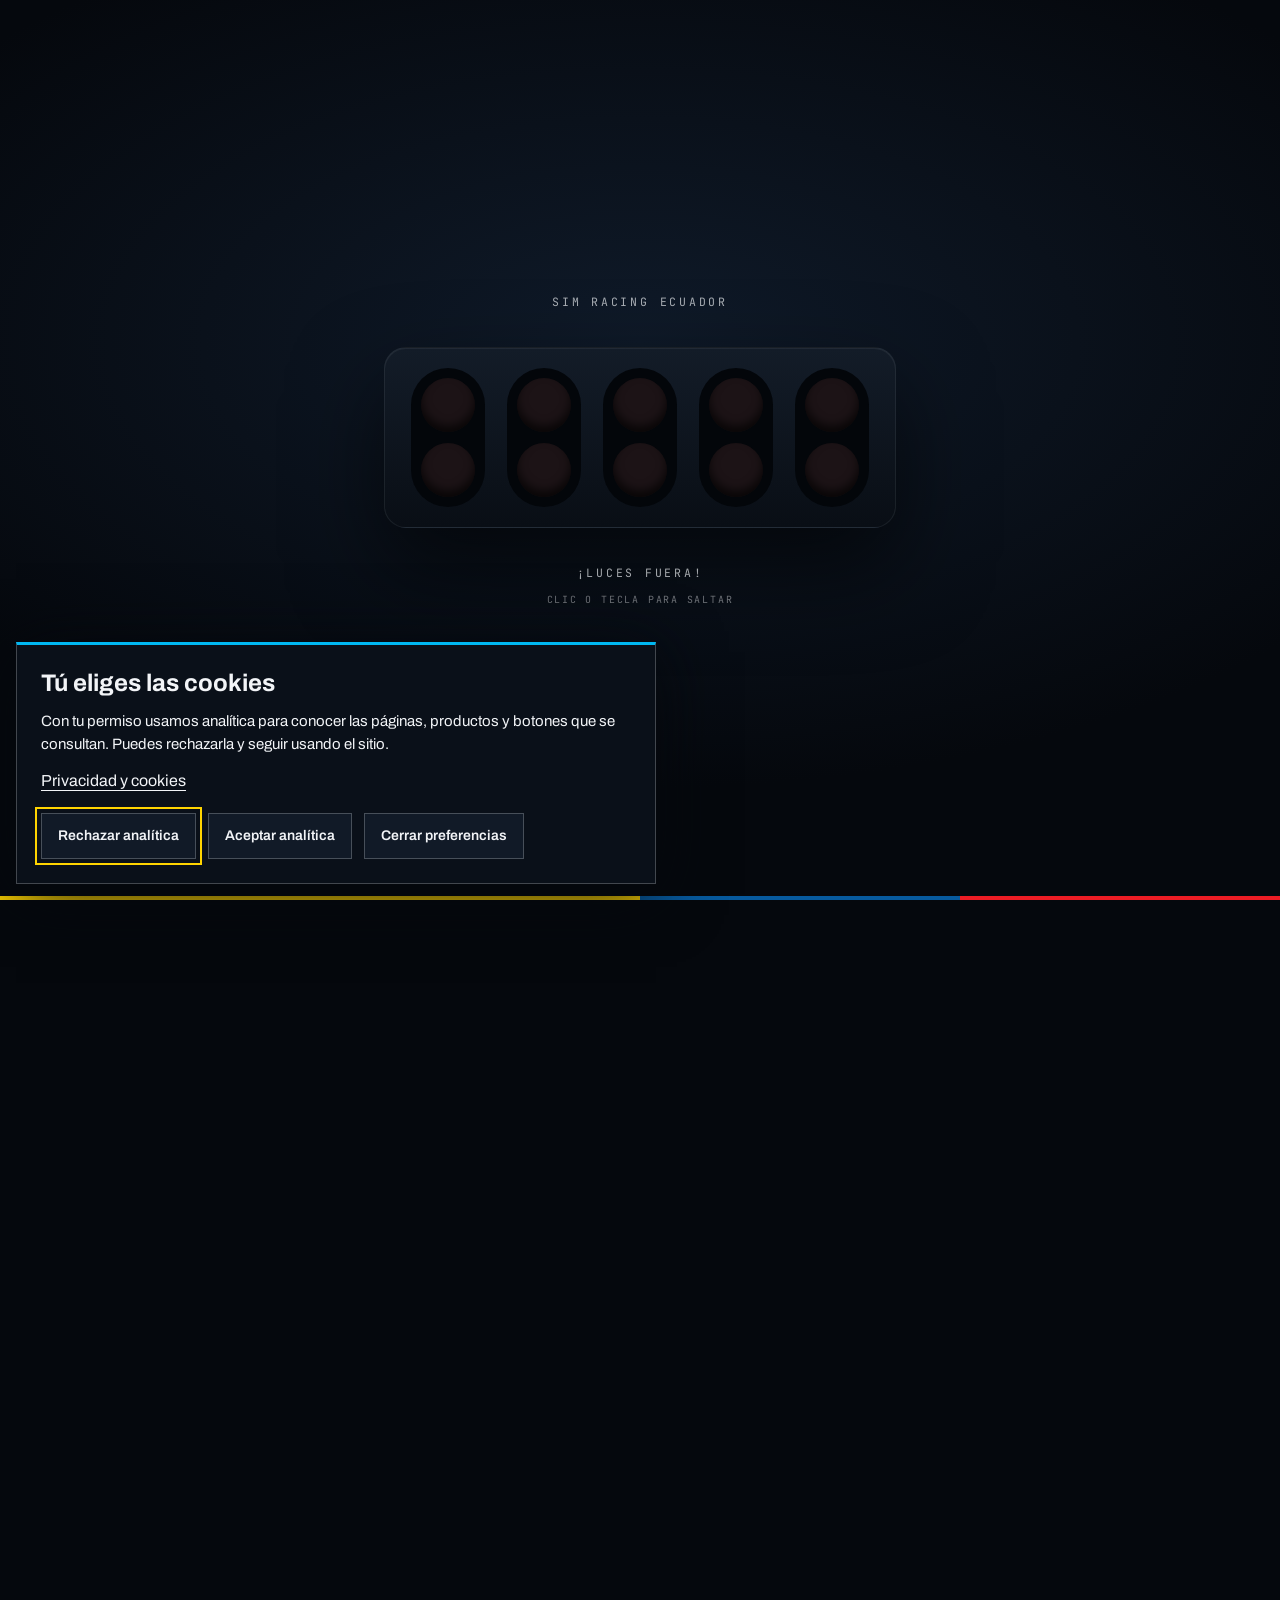
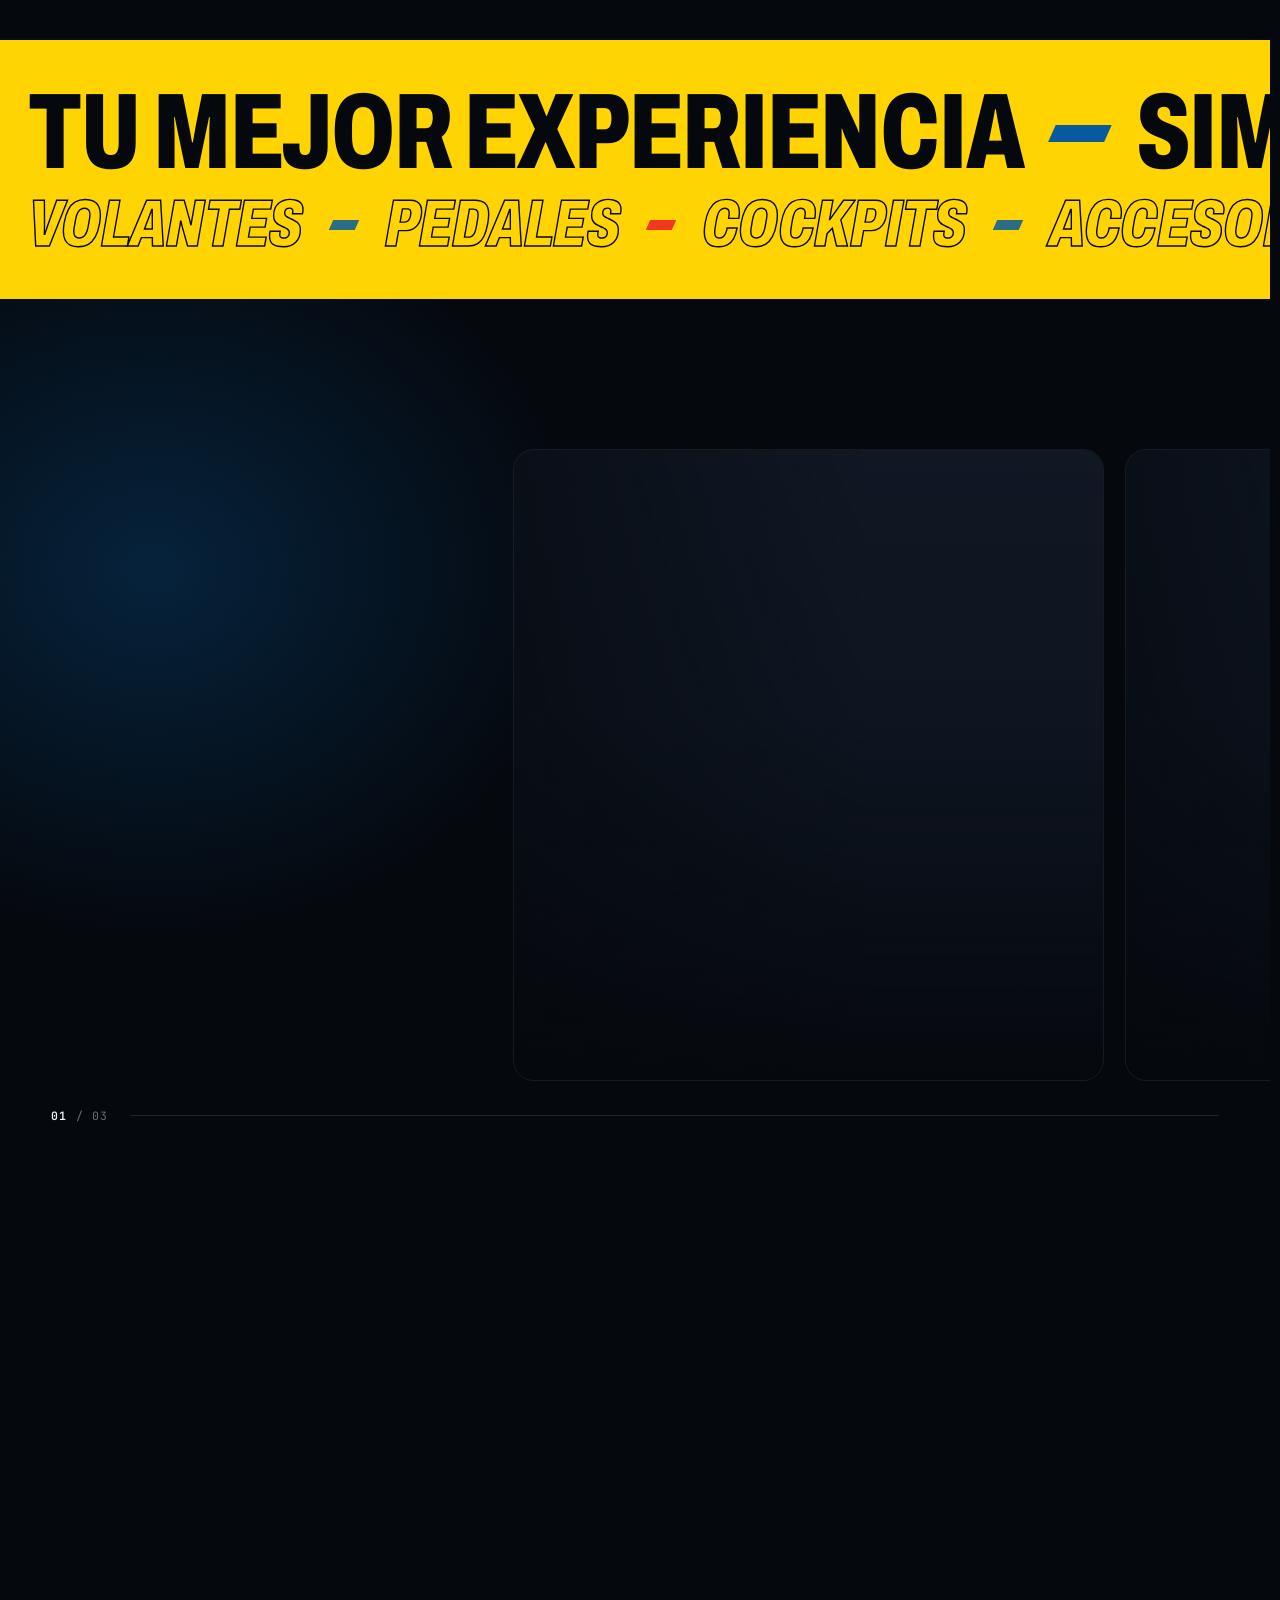
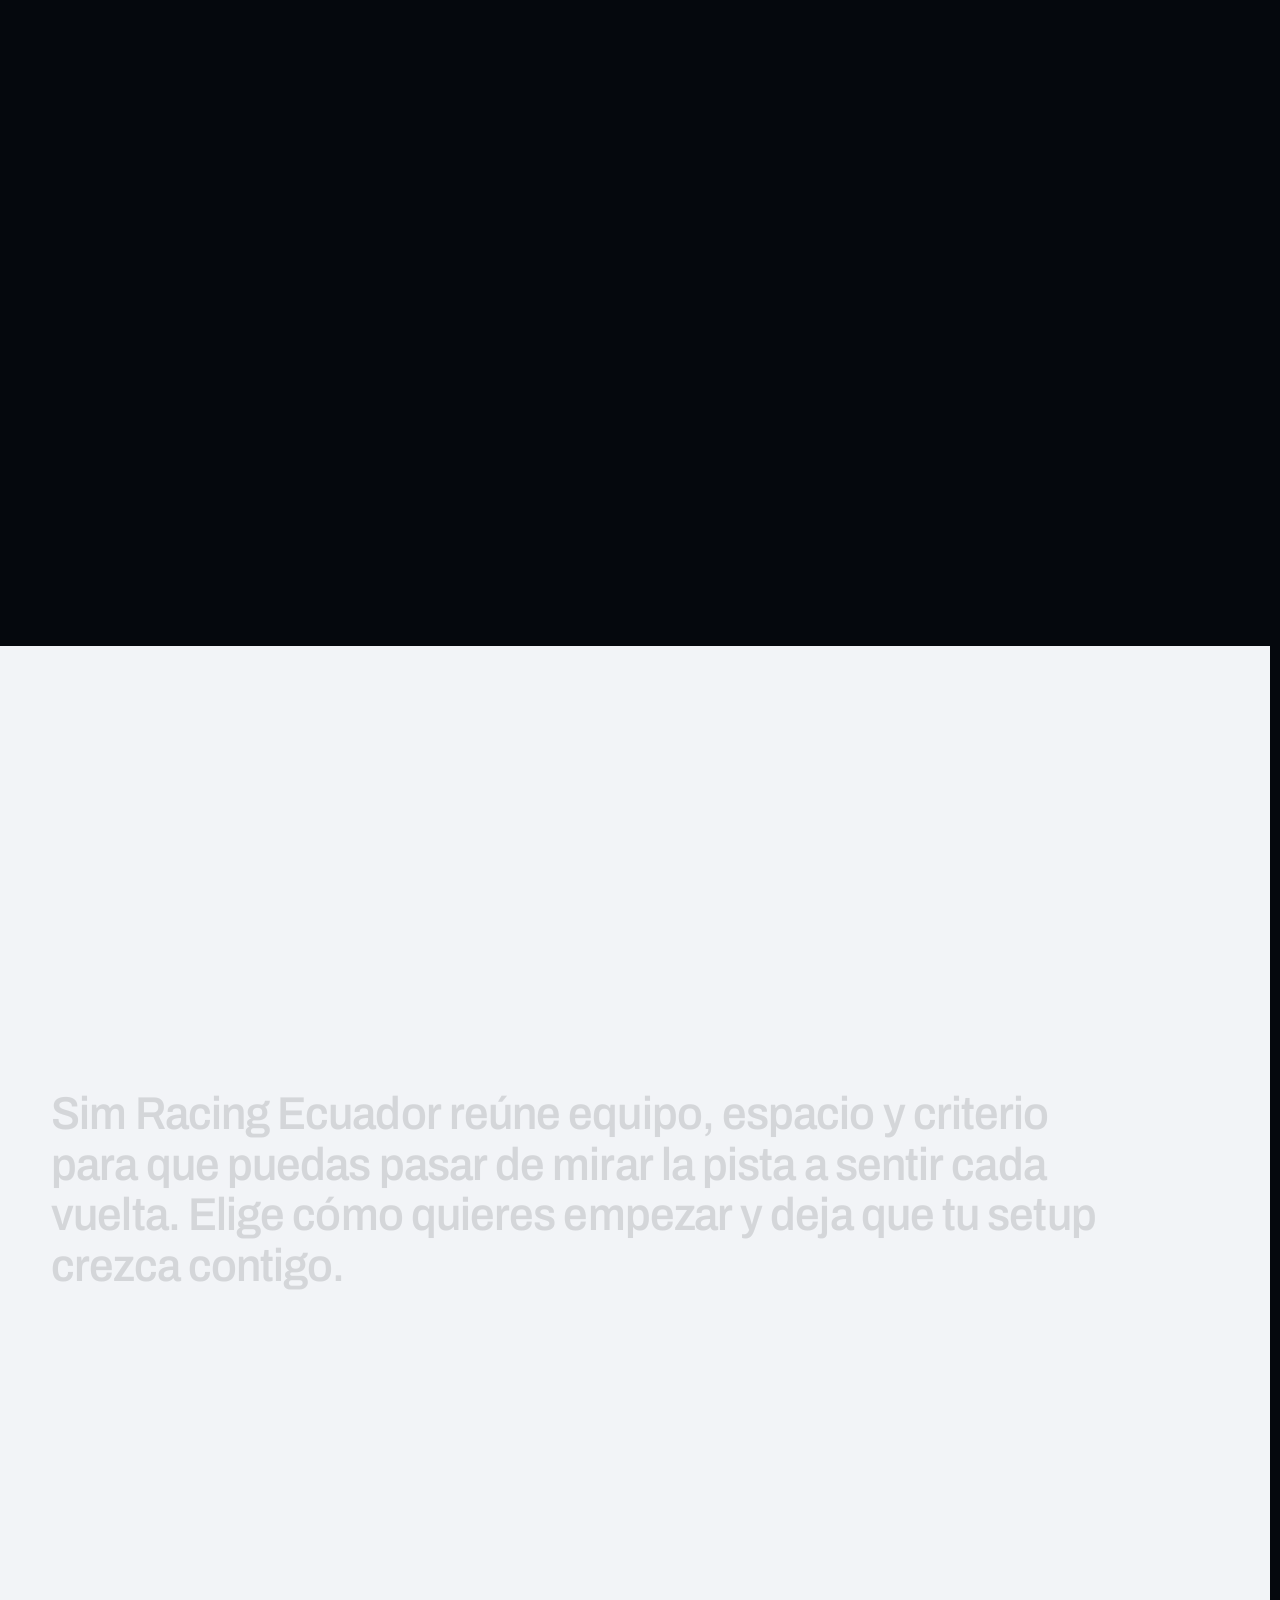
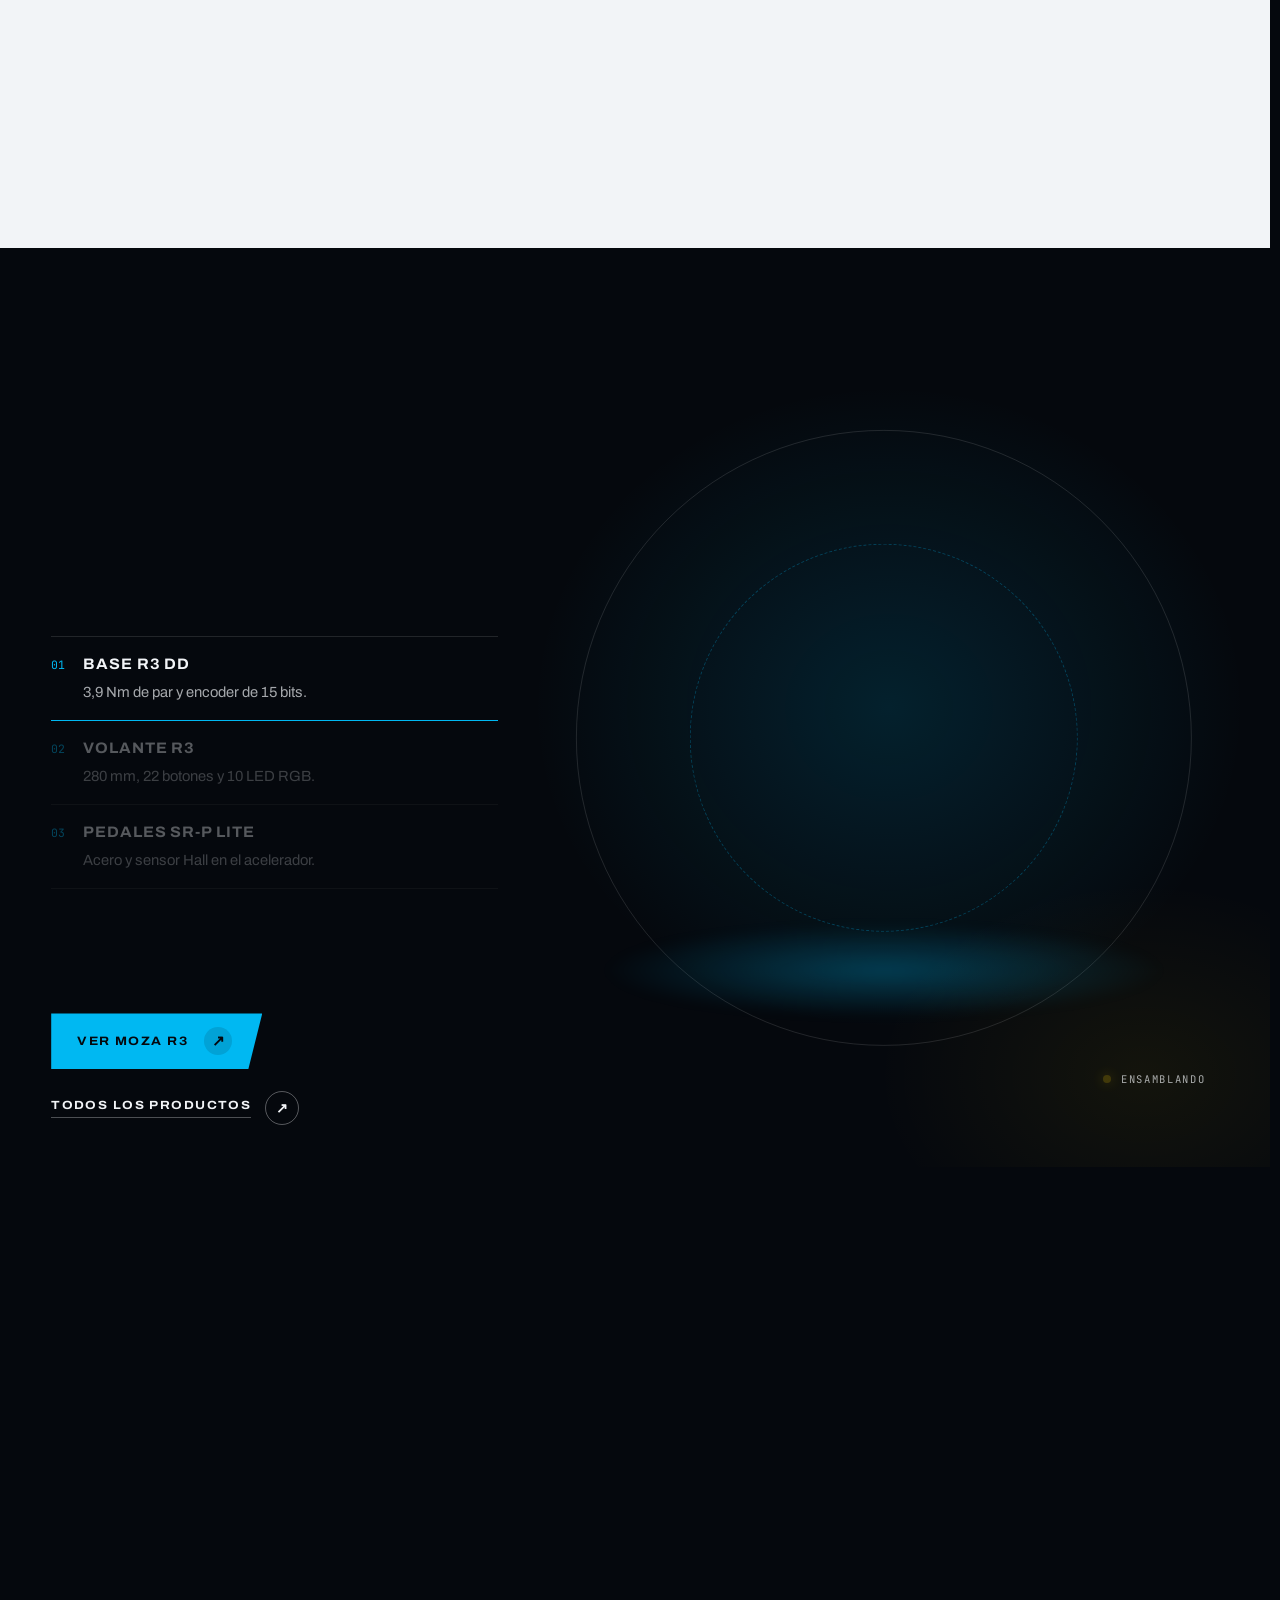
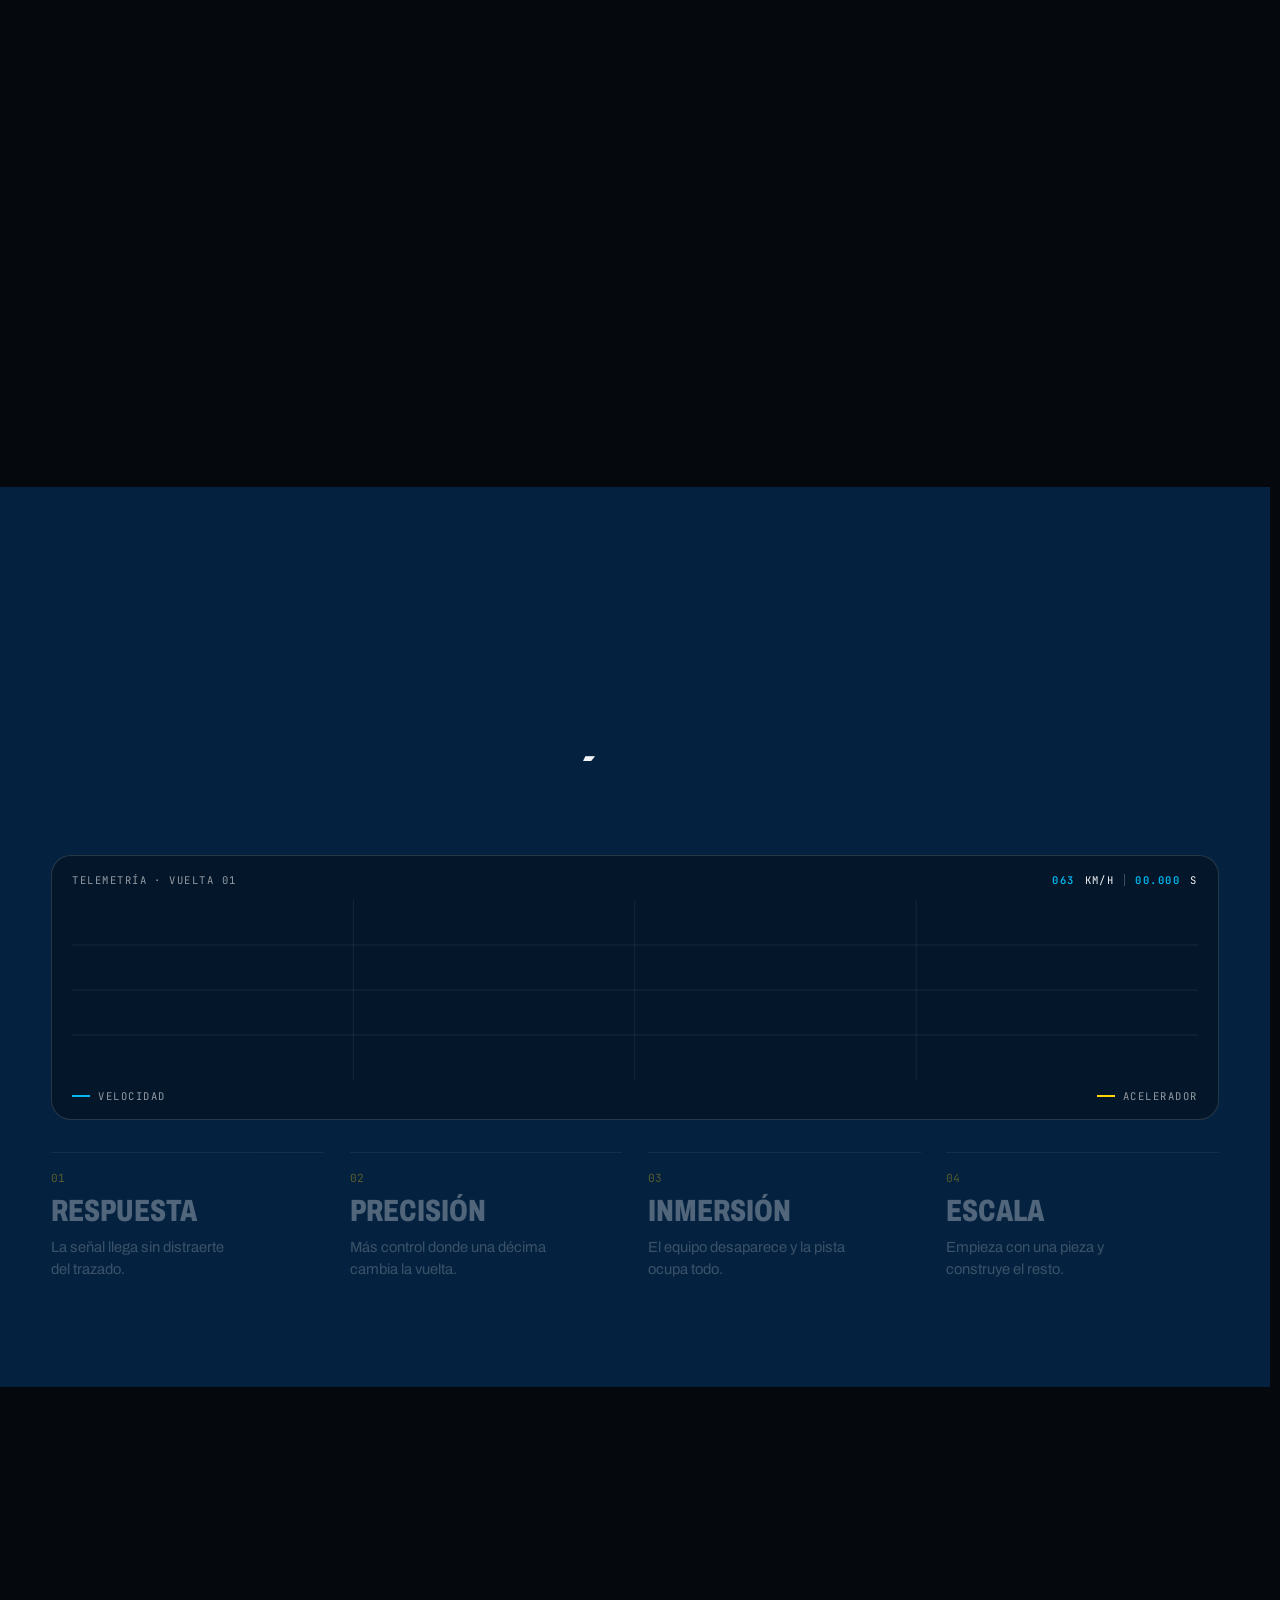
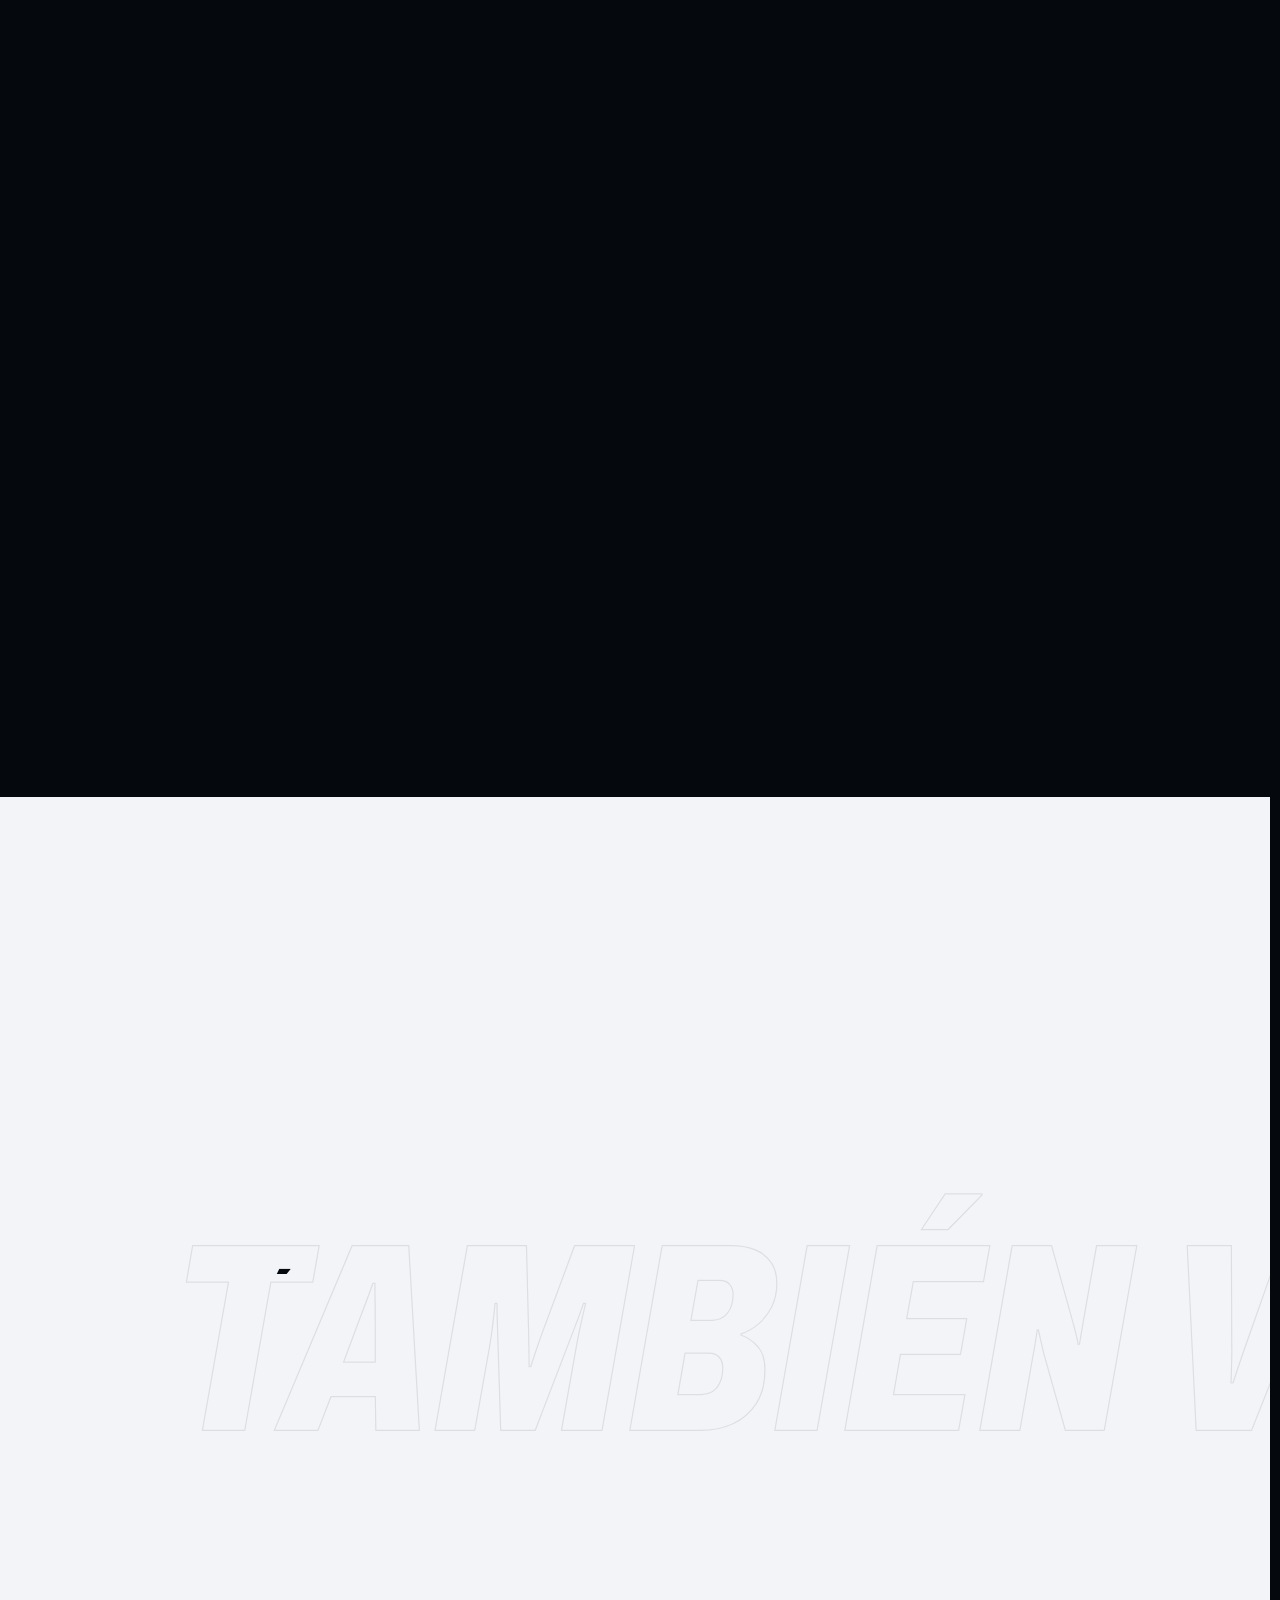
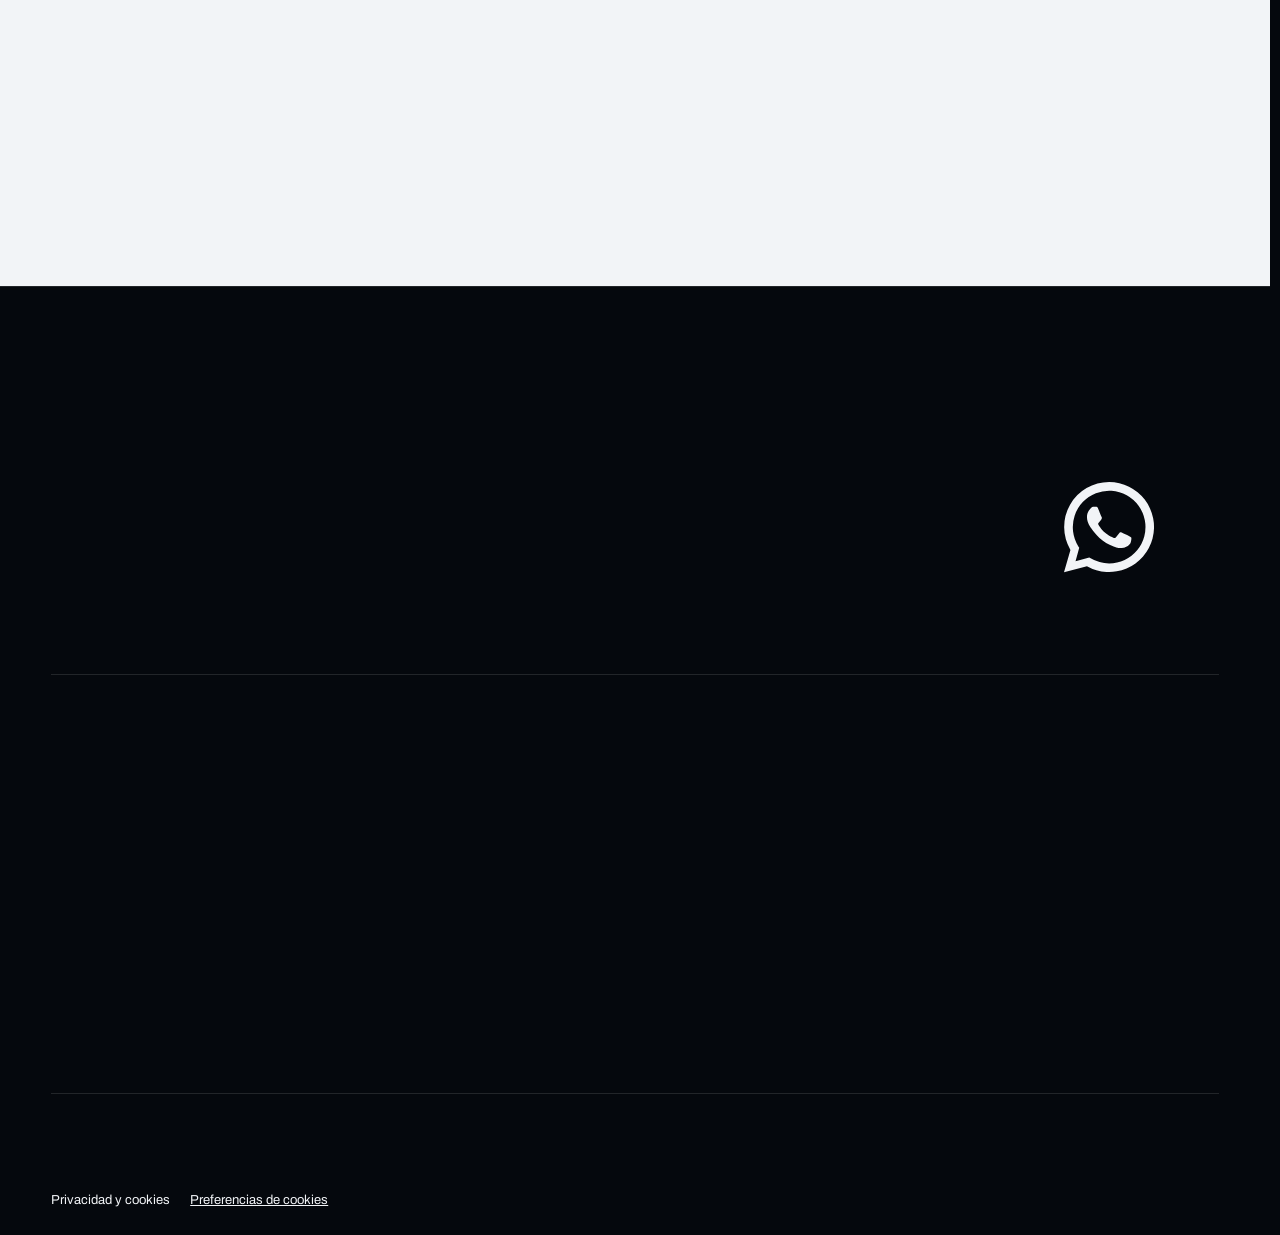
<file: index.html>
<!doctype html>
<html lang="es" data-page="home">
  <head>
    <meta charset="UTF-8" />
    <link rel="icon" type="image/x-icon" sizes="16x16 32x32 48x48 64x64 128x128 256x256" href="/favicon.ico" />
    <link rel="icon" type="image/png" sizes="512x512" href="/favicon-512.png" />
    <link rel="apple-touch-icon" sizes="180x180" href="/apple-touch-icon.png" />
    <link rel="manifest" href="/site.webmanifest" />

    <meta name="viewport" content="width=device-width, initial-scale=1.0, viewport-fit=cover" />
    <meta name="theme-color" content="#05080D" />
    <meta http-equiv="Content-Security-Policy" content="default-src 'self'; base-uri 'self'; object-src 'none'; frame-ancestors 'none'; form-action 'self'; script-src 'self' https://www.googletagmanager.com; style-src 'self'; img-src 'self' data: https://www.google-analytics.com https://region1.google-analytics.com https://www.googletagmanager.com; font-src 'self'; media-src 'self'; frame-src https://www.youtube.com; connect-src 'self' https://www.google-analytics.com https://region1.google-analytics.com https://www.googletagmanager.com; manifest-src 'self'; worker-src 'none'; upgrade-insecure-requests" />
                <link rel="preload" href="fonts/archivo-latin-wdth-normal.woff2" as="font" type="font/woff2" crossorigin />
    <link rel="preload" href="sequence/f001.webp" as="image" type="image/webp" />
    <link rel="stylesheet" href="styles.css" />
    <script src="boot.js"></script>
    <script src="vendor/gsap.min.js" defer></script>
    <script src="vendor/ScrollTrigger.min.js" defer></script>
    <script src="vendor/lenis.min.js" defer></script>
    <script src="script.js?v=anchor-navigation-20261011" defer></script>
  <script src="measurement-config.js?v=4f409ebb8b46" defer></script>
<script src="analytics-catalog.js?v=99fe6915961d" defer></script>
<script src="analytics.js?v=a59608e9687a" defer></script>
<!-- SEO: generated -->
<title>Sim Racing Ecuador | Volantes, cockpits y simuladores</title>
<meta name="description" content="Volantes, pedales y cockpits para simracing en Ecuador. Explora Logitech y MOZA, compara fichas y consulta tu setup con Sim Racing Ecuador en Quito." />
<link rel="canonical" href="https://simracingec.com/" />
<meta name="robots" content="index, follow, max-image-preview:large" />
<meta property="og:locale" content="es_EC" />
<meta property="og:type" content="website" />
<meta property="og:site_name" content="Sim Racing Ecuador" />
<meta property="og:title" content="Sim Racing Ecuador | Volantes, cockpits y simuladores" />
<meta property="og:description" content="Volantes, pedales y cockpits para simracing en Ecuador. Explora Logitech y MOZA, compara fichas y consulta tu setup con Sim Racing Ecuador en Quito." />
<meta property="og:url" content="https://simracingec.com/" />
<meta property="og:image" content="https://simracingec.com/social-logo.png" />
<meta property="og:image:alt" content="Sim Racing Ecuador" />
<meta name="twitter:card" content="summary_large_image" />
<meta name="twitter:title" content="Sim Racing Ecuador | Volantes, cockpits y simuladores" />
<meta name="twitter:description" content="Volantes, pedales y cockpits para simracing en Ecuador. Explora Logitech y MOZA, compara fichas y consulta tu setup con Sim Racing Ecuador en Quito." />
<meta name="twitter:image" content="https://simracingec.com/social-logo.png" />
<meta name="google-site-verification" content="Gu_d4Ptti0s6A-qwPAxk8G0DzkrN6_cwcLYZ2DY35jA" />
<script type="application/ld+json">{"@context": "https://schema.org", "@graph": [{"@type": "WebSite", "@id": "https://simracingec.com/#website", "url": "https://simracingec.com/", "name": "Sim Racing Ecuador", "alternateName": "SimRacing Ecuador", "inLanguage": "es-EC", "publisher": {"@id": "https://simracingec.com/#organization"}}, {"@type": "Store", "@id": "https://simracingec.com/#organization", "name": "Sim Racing Ecuador", "alternateName": "SimRacing Ecuador", "url": "https://simracingec.com/", "logo": "https://simracingec.com/brand-logo.png", "image": "https://simracingec.com/social-logo.png", "description": "Equipos y asesoría para simulación de carreras en Ecuador.", "telephone": "+593989019836", "areaServed": {"@type": "Country", "name": "Ecuador"}, "address": {"@type": "PostalAddress", "streetAddress": "Av. Eloy Alfaro 40-348", "addressLocality": "Quito", "postalCode": "170513", "addressCountry": "EC"}, "currenciesAccepted": "USD", "sameAs": ["https://www.instagram.com/SimRacingEcuador/", "https://www.facebook.com/simracingecuador", "https://www.tiktok.com/@simracingec"]}, {"@type": "WebPage", "@id": "https://simracingec.com/#page", "url": "https://simracingec.com/", "name": "Sim Racing Ecuador | Volantes, cockpits y simuladores", "description": "Volantes, pedales y cockpits para simracing en Ecuador. Explora Logitech y MOZA, compara fichas y consulta tu setup con Sim Racing Ecuador en Quito.", "image": "https://simracingec.com/social-logo.png", "inLanguage": "es-EC", "isPartOf": {"@id": "https://simracingec.com/#website"}}]}</script>
<!-- /SEO -->
</head>
  <body class="home-page">
    <a class="skip-link" href="#contenido">Saltar al contenido</a>

    <div class="intro" aria-hidden="true">
      <p class="intro-kicker">Sim Racing Ecuador</p>
      <div class="intro-rig">
        <span class="intro-light"><i></i><i></i></span>
        <span class="intro-light"><i></i><i></i></span>
        <span class="intro-light"><i></i><i></i></span>
        <span class="intro-light"><i></i><i></i></span>
        <span class="intro-light"><i></i><i></i></span>
      </div>
      <p class="intro-status"><span class="intro-status-text">Luces encendidas</span><span class="intro-skip">Clic o tecla para saltar</span></p>
      <span class="intro-flag"></span>
    </div>
    <header class="site-header" data-header>
      <div class="shell header-bar">
        <a class="brand" href="/" aria-label="Sim Racing Ecuador, volver al inicio">
          <img src="optimized/logo.webp" alt="Sim Racing Ecuador" width="1200" height="462" decoding="async" fetchpriority="high" />
        </a>
        <nav class="site-nav" id="site-nav" aria-label="Navegación principal">
          <a class="nav-link" href="index.html#setups"><span class="nav-index">01</span><span class="nav-label">Setups</span></a>
          <a class="nav-link" href="productos.html"><span class="nav-index">02</span><span class="nav-label">Productos</span></a>
          <a class="nav-link" href="index.html#comunidad"><span class="nav-index">03</span><span class="nav-label">Asesoría</span></a>
          <a class="nav-link" href="#contacto"><span class="nav-index">04</span><span class="nav-label">Contacto</span></a>
          <div class="nav-extra">
            <a class="button button-yellow" href="https://wa.me/593989019836?text=Hola%2C%20quiero%20cotizar%20un%20simulador" target="_blank" rel="noopener noreferrer"><span>Cotiza tu simulador</span><span class="button-icon" aria-hidden="true">↗</span></a>
            <div class="nav-social">
              <a href="https://www.instagram.com/SimRacingEcuador/" target="_blank" rel="noopener noreferrer">Instagram</a>
              <a href="https://www.facebook.com/simracingecuador" target="_blank" rel="noopener noreferrer">Facebook</a>
              <a href="https://www.tiktok.com/@simracingec" target="_blank" rel="noopener noreferrer">TikTok</a>
            </div>
          </div>
        </nav>
        <div class="header-actions">
          <a class="button button-yellow button-small header-cta" href="https://wa.me/593989019836?text=Hola%2C%20quiero%20cotizar%20un%20simulador" target="_blank" rel="noopener noreferrer"><span>Cotiza tu simulador</span><span class="button-icon" aria-hidden="true">↗</span></a>
          <button class="menu-toggle" id="menu-toggle" type="button" aria-label="Menú principal" aria-expanded="false" aria-controls="site-nav">
            <span class="menu-toggle-label">Menú</span>
            <span class="menu-icon" aria-hidden="true"><i></i><i></i></span>
          </button>
        </div>
      </div>
      <div class="scroll-progress" aria-hidden="true"><span></span></div>
    </header>

    <main id="contenido">
      <section class="hero" id="inicio" aria-labelledby="hero-title" data-theme="dark">
        <div class="hero-pin">
          <div class="hero-bg" aria-hidden="true">
            <span class="hero-glow"></span>
            <span class="hero-grid"></span>
            <span class="hero-streaks"><i></i><i></i><i></i><i></i><i></i><i></i></span>
          </div>

          <div class="shell hero-layout">
            <div class="hero-copy">
              <p class="eyebrow hero-eyebrow" data-hero-in><span>Sim Racing Ecuador <span class="eyebrow-sep">/</span> Tu mejor experiencia</span></p>
              <h1 id="hero-title" class="hero-title">
                <span class="line"><span class="line-inner">El simracing</span></span>
                <span class="line"><span class="line-inner"><em>también corre</em></span></span>
                <span class="line"><span class="line-inner">en Ecuador.</span></span>
              </h1>
              <div class="hero-stage">
                <div class="hero-intro">
                  <p class="hero-lede" data-hero-in>Volantes, pedales y cockpits para llevar la pista a casa. Compara Logitech y MOZA con Sim Racing Ecuador: tienda física en Quito, atención con cita previa y envíos a todo el Ecuador.</p>
                  <div class="hero-actions" data-hero-in>
                    <a class="button button-primary" href="https://wa.me/593989019836?text=Hola%2C%20quiero%20cotizar%20un%20simulador" target="_blank" rel="noopener noreferrer"><span>Cotiza tu simulador</span><span class="button-icon" aria-hidden="true">↗</span></a>
                    <a class="text-link" href="#setups"><span>Ver productos</span><span class="text-link-icon" aria-hidden="true">↓</span></a>
                  </div>
                </div>
                <ol class="hero-steps" aria-label="De tu casa a la pista">
                  <li class="hero-step"><span class="hero-step-index">01</span><div><strong>En casa</strong><span>Tu cockpit, listo para la primera vuelta.</span></div></li>
                  <li class="hero-step"><span class="hero-step-index">02</span><div><strong>Luces fuera</strong><span>Volante, pedales y respuesta directa. Acelera.</span></div></li>
                  <li class="hero-step"><span class="hero-step-index">03</span><div><strong>En pista</strong><span>La sensación de la carrera, sin salir de Ecuador.</span></div></li>
                </ol>
              </div>
            </div>

            <figure class="hero-screen" data-hero-in>
              <img class="hero-poster" loading="eager" fetchpriority="high" src="sequence/f001.webp" alt="" width="526" height="702" decoding="async" />
              <canvas class="hero-canvas" width="526" height="702" role="img" aria-label="Un cockpit de simracing se transforma en un monoplaza mientras haces scroll"></canvas>
              <div class="screen-hud" aria-hidden="true">
                <div class="screen-top"><span class="screen-rec"><i></i>Onboard</span><span>Cam 01</span></div>
                <div class="screen-corners"><i></i><i></i><i></i><i></i></div>
                <div class="screen-dash">
                  <div class="rev-lights"><i></i><i></i><i></i><i></i><i></i><i></i><i></i><i></i><i></i><i></i></div>
                  <div class="dash-readouts">
                    <div class="dash-speed"><strong data-speed>000</strong><span>km/h</span></div>
                    <div class="dash-gear"><span>Marcha</span><strong data-gear>N</strong></div>
                  </div>
                </div>
              </div>
            </figure>
          </div>

          <div class="hero-cue" aria-hidden="true"><span class="hero-cue-line"></span><span>Haz scroll para acelerar</span></div>
        </div>
      </section>

      <section class="marquee-band" aria-label="Tu mejor experiencia" data-theme="light">
        <div class="marquee" data-marquee data-direction="1">
          <div class="marquee-track">
            <span class="marquee-item">Tu mejor experiencia</span><span class="marquee-mark" aria-hidden="true"></span>
            <span class="marquee-item">Sim Racing Ecuador</span><span class="marquee-mark" aria-hidden="true"></span>
          </div>
        </div>
        <div class="marquee marquee-ghost" data-marquee data-direction="-1" aria-hidden="true">
          <div class="marquee-track">
            <span class="marquee-item">Volantes</span><span class="marquee-mark"></span>
            <span class="marquee-item">Pedales</span><span class="marquee-mark"></span>
            <span class="marquee-item">Cockpits</span><span class="marquee-mark"></span>
            <span class="marquee-item">Accesorios</span><span class="marquee-mark"></span>
          </div>
        </div>
      </section>

      <section class="setups" id="setups" aria-labelledby="setups-title" data-theme="dark">
        <div class="setups-pin">
          <div class="setups-track">
            <div class="setups-intro">
              <p class="eyebrow"><span class="eyebrow-index">01</span> Setups</p>
              <h2 id="setups-title" class="display-title">Encuentra tu<br /><span>punto de partida.</span></h2>
              <p class="lead">Un buen setup empieza por saber cómo quieres sentir la carrera. Elige tu camino y construye desde ahí.</p>
              <p class="setups-hint" aria-hidden="true"><span>Sigue bajando</span><span class="setups-hint-arrow">→</span></p>
            </div>

            <a class="setup-panel setup-panel-cyan" href="productos.html#volantes-pedales" data-cursor="Ver">
              <span class="setup-media"><img src="optimized/kit-components-bg.webp" alt="Volante, base y pedales para simracing sobre una mesa de trabajo" loading="lazy" decoding="async" width="1536" height="1024" /></span>
              <span class="setup-index">01</span>
              <span class="setup-body">
                <span class="setup-kicker">Control</span>
                <span class="setup-title">Volantes<br />y pedales</span>
                <span class="setup-copy">El control que conecta tus manos y pies con cada curva.</span>
                <span class="setup-cta">Ver volantes y pedales <span aria-hidden="true">↗</span></span>
              </span>
            </a>

            <a class="setup-panel setup-panel-yellow" href="productos.html#cockpits" data-cursor="Ver">
              <span class="setup-media"><img src="optimized/setup-garage-bg.webp" alt="" loading="lazy" decoding="async" width="1536" height="1024" /></span>
              <span class="setup-product setup-product-cockpit"><img src="optimized/tripode-cockpit-ai.webp" alt="Cockpit para una estación de simracing" loading="lazy" decoding="async" width="1254" height="1254" /></span>
              <span class="setup-index">02</span>
              <span class="setup-body">
                <span class="setup-kicker">Estructura</span>
                <span class="setup-title">Cockpits</span>
                <span class="setup-copy">El espacio para ordenar tu postura, volante y pedales.</span>
                <span class="setup-cta">Ver cockpits <span aria-hidden="true">↗</span></span>
              </span>
            </a>

            <a class="setup-panel setup-panel-red" href="productos.html#accesorios" data-cursor="Ver">
              <span class="setup-media"><img src="optimized/accessories-track-bg.webp" alt="" loading="lazy" decoding="async" width="1536" height="1024" /></span>
              <span class="setup-index">03</span>
              <span class="setup-body">
                <span class="setup-kicker">Detalles</span>
                <span class="setup-title">Accesorios</span>
                <span class="setup-copy">Mods, pistas de madera y piezas para completar tu experiencia.</span>
                <span class="setup-cta">Ver accesorios <span aria-hidden="true">↗</span></span>
              </span>
            </a>
          </div>

          <div class="shell setups-progress" aria-hidden="true">
            <span class="setups-count"><b data-setups-count>01</b> / 03</span>
            <span class="setups-bar"><span></span></span>
          </div>
        </div>
      </section>

      <section class="manifesto" aria-labelledby="about-title" data-theme="light">
        <div class="shell">
          <div class="manifesto-head">
            <p class="eyebrow"><span class="eyebrow-index">02</span> Sobre la experiencia</p>
            <h2 id="about-title" class="display-title">Bienvenido a<br /><span>tu carrera.</span></h2>
          </div>
          <p class="manifesto-text" data-words>Sim Racing Ecuador reúne equipo, espacio y criterio para que puedas pasar de mirar la pista a sentir cada vuelta. Elige cómo quieres empezar y deja que tu setup crezca contigo.</p>
          <ol class="pillars" aria-label="Pilares de la experiencia">
            <li class="pillar"><span class="pillar-index">01</span><strong>Setup</strong><span>Una estación pensada para ti.</span></li>
            <li class="pillar"><span class="pillar-index">02</span><strong>Control</strong><span>Más precisión en cada decisión.</span></li>
            <li class="pillar"><span class="pillar-index">03</span><strong>Comunidad</strong><span>Una pasión que se comparte.</span></li>
          </ol>
          <a class="text-link manifesto-link" href="#comunidad"><span>Conoce el siguiente paso</span><span class="text-link-icon" aria-hidden="true">↗</span></a>
        </div>
      </section>

      <section class="assembly" id="productos" aria-labelledby="products-title" data-theme="dark">
        <div class="assembly-pin">
          <div class="shell assembly-layout">
            <div class="assembly-copy">
              <p class="eyebrow"><span class="eyebrow-index">03</span> Productos</p>
              <h2 id="products-title" class="display-title">Elige cada<br /><span>parte del setup.</span></h2>
              <p class="lead assembly-lead">Así se arma el paquete MOZA R3: base Direct Drive, volante y pedales, listos para tu primera vuelta.</p>
              <ol class="assembly-steps">
                <li class="assembly-step"><span class="assembly-step-index">01</span><div><strong>Base R3 DD</strong><span>3,9 Nm de par y encoder de 15 bits.</span></div></li>
                <li class="assembly-step"><span class="assembly-step-index">02</span><div><strong>Volante R3</strong><span>280 mm, 22 botones y 10 LED RGB.</span></div></li>
                <li class="assembly-step"><span class="assembly-step-index">03</span><div><strong>Pedales SR-P Lite</strong><span>Acero y sensor Hall en el acelerador.</span></div></li>
              </ol>
              <div class="assembly-footer">
                <p class="assembly-price"><span>Paquete MOZA R3</span><strong>$<b data-count-to="580">580</b></strong></p>
                <div class="assembly-actions">
                  <a class="button button-primary" href="moza-r3.html"><span>Ver MOZA R3</span><span class="button-icon" aria-hidden="true">↗</span></a>
                  <a class="text-link" href="productos.html"><span>Todos los productos</span><span class="text-link-icon" aria-hidden="true">↗</span></a>
                </div>
              </div>
            </div>

            <div class="assembly-stage" aria-hidden="true">
              <span class="stage-ring stage-ring-a"></span>
              <span class="stage-ring stage-ring-b"></span>
              <span class="stage-floor"></span>
              <img class="part part-base" src="optimized/r3-base-cut.webp" alt="" loading="lazy" decoding="async" width="1187" height="990" />
              <img class="part part-wheel" src="optimized/r3-wheel-cut.webp" alt="" loading="lazy" decoding="async" width="1400" height="1325" />
              <img class="part part-pedals" src="optimized/r3-pedals-cut.webp" alt="" loading="lazy" decoding="async" width="1400" height="1170" />
              <img class="part part-bundle" src="optimized/r3-bundle-cut.webp" alt="" loading="lazy" decoding="async" width="1400" height="961" />
              <span class="stage-tag stage-tag-base"><b>01</b> Base · 3,9 Nm</span>
              <span class="stage-tag stage-tag-wheel"><b>02</b> Volante · 280 mm</span>
              <span class="stage-tag stage-tag-pedals"><b>03</b> Pedales · Sensor Hall</span>
              <span class="stage-status"><i></i><span data-stage-status>Ensamblando</span></span>
            </div>
          </div>
        </div>
      </section>

      <section class="telemetry" aria-labelledby="tech-title" data-theme="dark">
        <div class="telemetry-pin">
          <div class="telemetry-bg" aria-hidden="true"><img src="optimized/telemetry-tech-bg.webp" alt="" loading="lazy" decoding="async" width="1536" height="1024" /></div>
          <div class="shell telemetry-inner">
            <div class="telemetry-head">
              <div>
                <p class="eyebrow"><span class="eyebrow-index">04</span> Sensación</p>
                <h2 id="tech-title" class="display-title">La diferencia está<br /><span>en lo que sientes.</span></h2>
              </div>
              <p class="lead">La velocidad se ve en la pantalla. La precisión se siente en las manos, en los pies y en el momento exacto de frenar.</p>
            </div>

            <div class="telemetry-chart" aria-hidden="true">
              <div class="chart-meta">
                <span>Telemetría · Vuelta 01</span>
                <span class="chart-readout"><b data-tele-speed>000</b> km/h <i></i> <b data-tele-time>00.000</b> s</span>
              </div>
              <svg class="chart-svg" viewBox="0 0 1200 260" preserveAspectRatio="none" focusable="false">
                <defs><clipPath id="chart-reveal"><rect x="-10" y="-30" width="1220" height="320" /></clipPath></defs>
                <g class="chart-grid">
                  <line x1="0" y1="65" x2="1200" y2="65" /><line x1="0" y1="130" x2="1200" y2="130" /><line x1="0" y1="195" x2="1200" y2="195" />
                  <line x1="300" y1="0" x2="300" y2="260" /><line x1="600" y1="0" x2="600" y2="260" /><line x1="900" y1="0" x2="900" y2="260" />
                </g>
                <g clip-path="url(#chart-reveal)">
                <path class="chart-throttle" d="M0 230 L24 230 L44 40 L250 40 L262 230 L332 230 L352 40 L520 40 L534 230 L604 230 L624 40 L840 40 L852 230 L934 230 L954 40 L1200 40" />
                <path class="chart-speed" d="M0 200 C 60 196 120 120 250 60 C 262 56 270 70 300 150 C 318 190 330 190 350 160 C 420 70 470 40 520 36 C 540 36 560 120 600 170 C 615 186 640 150 700 90 C 760 40 810 30 840 34 C 860 40 880 150 930 180 C 960 190 1000 120 1080 70 C 1130 44 1170 40 1200 38" />
                <path class="chart-speed-glow" d="M0 200 C 60 196 120 120 250 60 C 262 56 270 70 300 150 C 318 190 330 190 350 160 C 420 70 470 40 520 36 C 540 36 560 120 600 170 C 615 186 640 150 700 90 C 760 40 810 30 840 34 C 860 40 880 150 930 180 C 960 190 1000 120 1080 70 C 1130 44 1170 40 1200 38" />
                </g>
              </svg>
              <span class="chart-car"></span>
              <div class="chart-legend"><span class="legend-speed">Velocidad</span><span class="legend-throttle">Acelerador</span></div>
            </div>

            <div class="tech-grid">
              <article class="tech-item"><span class="tech-index">01</span><h3>Respuesta</h3><p>La señal llega sin distraerte del trazado.</p></article>
              <article class="tech-item"><span class="tech-index">02</span><h3>Precisión</h3><p>Más control donde una décima cambia la vuelta.</p></article>
              <article class="tech-item"><span class="tech-index">03</span><h3>Inmersión</h3><p>El equipo desaparece y la pista ocupa todo.</p></article>
              <article class="tech-item"><span class="tech-index">04</span><h3>Escala</h3><p>Empieza con una pieza y construye el resto.</p></article>
            </div>
          </div>
        </div>
      </section>

      <section class="community" id="comunidad" aria-labelledby="community-title" data-theme="dark">
        <div class="community-frame">
          <div class="community-media" aria-hidden="true"><img src="optimized/pitlane-community-bg.webp" alt="" loading="lazy" decoding="async" width="1536" height="1024" /></div>
          <div class="shell community-content">
            <div class="start-lights" aria-hidden="true">
              <span><i></i><i></i></span><span><i></i><i></i></span><span><i></i><i></i></span><span><i></i><i></i></span><span><i></i><i></i></span>
            </div>
            <p class="eyebrow"><span class="eyebrow-index">05</span> Comunidad</p>
            <h2 id="community-title" class="display-title community-title">¿Listo para<br /><em>salir de boxes?</em></h2>
            <p class="lead">Cuéntanos cómo quieres correr y encuentra el punto de partida para tu próxima experiencia.</p>
            <div class="community-actions">
              <a class="button button-yellow" href="productos.html"><span>Ver equipos destacados</span><span class="button-icon" aria-hidden="true">↗</span></a>
              <a class="text-link" href="https://wa.me/593989019836?text=Hola%2C%20quiero%20armar%20mi%20setup%20de%20simracing" target="_blank" rel="noopener noreferrer"><span>Consulta tu setup</span><span class="text-link-icon" aria-hidden="true">↗</span></a>
            </div>
          </div>
        </div>
      </section>

      <section class="flight" aria-labelledby="flight-title" data-theme="light">
        <div class="flight-word" aria-hidden="true"><span>También volamos</span><span>También volamos</span></div>
        <div class="shell flight-layout">
          <div class="flight-copy">
            <p class="eyebrow"><span class="eyebrow-index">06</span> Otra forma de volar</p>
            <h2 id="flight-title" class="display-title">También<br /><span>volamos.</span></h2>
            <p class="lead">La simulación no termina en la curva. Explora nuevas rutas con un espacio que se adapta a tu forma de jugar.</p>
            <a class="text-link" href="https://wa.me/593989019836?text=Hola%2C%20quiero%20consultar%20sobre%20los%20simuladores%20de%20vuelo%20de%20Sim%20Racing%20Ecuador" target="_blank" rel="noopener noreferrer"><span>Consultar simuladores de vuelo</span><span class="text-link-icon" aria-hidden="true">↗</span></a>
          </div>
          <figure class="flight-art">
            <img src="optimized/simulador-vuelo-ai.webp" alt="Control de vuelo para simulador con cabina iluminada en azul" loading="lazy" decoding="async" width="1019" height="1543" />
            <figcaption><span>Hotas</span><span>Simulación de vuelo</span></figcaption>
          </figure>
        </div>
      </section>
    </main>
    <footer class="site-footer" id="contacto" data-theme="dark">
      <div class="shell footer-top">
        <p class="eyebrow">¿Listo para tu próxima vuelta?</p>
        <a class="footer-cta" href="https://wa.me/593989019836?text=Hola%2C%20quiero%20cotizar%20un%20simulador" target="_blank" rel="noopener noreferrer"><span>Hablemos de tu setup</span><svg class="footer-cta-icon" viewBox="0 0 24 24" aria-hidden="true" fill="currentColor"><path d="M12.01 0a11.97 11.97 0 0 0-10.3 18.06L0 24l6.1-1.6a11.97 11.97 0 1 0 5.91-22.4zm0 21.65a9.65 9.65 0 0 1-4.93-1.34l-.35-.21-3.66.96.98-3.57-.23-.37A9.66 9.66 0 1 1 12.01 21.65zm5.3-7.24c-.29-.15-1.72-.85-1.99-.95-.27-.1-.46-.15-.65.15-.2.29-.75.95-.92 1.14-.17.19-.34.22-.63.07-.29-.15-1.23-.45-2.34-1.44-.87-.77-1.45-1.73-1.62-2.02-.17-.29-.02-.45.13-.59.13-.13.29-.34.43-.51.15-.17.2-.29.29-.48.1-.2.05-.37-.02-.51-.08-.15-.66-1.58-.9-2.16-.24-.57-.48-.49-.65-.5h-.56c-.19 0-.5.07-.76.36-.26.29-1.01.99-1.01 2.42 0 1.43 1.04 2.81 1.18 3 .15.2 2.05 3.13 4.97 4.39.69.3 1.23.48 1.66.61.7.22 1.33.19 1.83.12.56-.08 1.72-.7 1.96-1.38.24-.68.24-1.26.17-1.38-.07-.12-.27-.2-.56-.34z"/></svg></a>
      </div>
      <div class="shell footer-grid">
        <div class="footer-brand-block">
          <a class="brand footer-brand" href="/" aria-label="Sim Racing Ecuador, volver al inicio"><img src="optimized/logo.webp" alt="Sim Racing Ecuador" loading="lazy" decoding="async" width="1200" height="462" /></a>
          <p>Equipos y asesoría para simulación de carreras en Ecuador. Tu mejor experiencia.</p>
        </div>
        <div class="footer-column"><span class="footer-kicker">Dirección</span><a href="https://www.google.com/maps/place/SimRacing+Ecuador/@-0.1675966,-78.4717231,17z/data=!3m1!4b1!4m14!1m7!3m6!1s0x91d59073868a1c31:0xdc826ff77dbb0add!2sRacing+Hobbies!8m2!3d-0.1675533!4d-78.4692233!16s%2Fg%2F11g718x39n!3m5!1s0x91d591179e1b5f7d:0xf21f2dfff4a8262a!8m2!3d-0.1675966!4d-78.4691482!16s%2Fg%2F11sszm2c_z" target="_blank" rel="noopener noreferrer">Ver en Google Maps</a><p>Av. Eloy Alfaro 40-348, Quito</p><p>Tienda física en Quito</p><p>Atención con cita previa</p><p>Envíos a todo el Ecuador</p></div>
        <div class="footer-column"><span class="footer-kicker">Contacto</span><a href="tel:+593989019836">Teléfono: 098 901 9836</a><a href="tel:+593989019836">Llamar directamente</a><a href="https://wa.me/593989019836" target="_blank" rel="noopener noreferrer">WhatsApp</a></div>
        <div class="footer-column"><span class="footer-kicker">Redes</span><a href="https://www.instagram.com/SimRacingEcuador/" target="_blank" rel="noopener noreferrer">Instagram</a><a href="https://www.facebook.com/simracingecuador" target="_blank" rel="noopener noreferrer">Facebook</a><a href="https://www.tiktok.com/@simracingec" target="_blank" rel="noopener noreferrer">TikTok</a></div>
      </div>
      <div class="footer-wordmark" aria-hidden="true"><span>Sim Racing</span><span>Ecuador</span></div>
      <div class="shell footer-bottom">
        <div class="footer-links"><a href="index.html#setups">Setups</a><a href="productos.html">Productos</a><a href="index.html#comunidad">Asesoría</a><a href="#contacto">Contacto</a></div>
        <p>© 2026 Sim Racing Ecuador · Todos los derechos reservados.</p>
        <a class="back-to-top" href="#contenido"><span>Volver arriba</span><span aria-hidden="true">↑</span></a>
      </div>
    <div class="shell privacy-links"><a href="/privacidad">Privacidad y cookies</a> <button type="button" data-consent-open>Preferencias de cookies</button></div></footer>
  <section class="consent-panel" id="consent-panel" aria-labelledby="consent-title" role="region" hidden data-lenis-prevent>
  <h2 id="consent-title">Tú eliges las cookies</h2>
  <p>Con tu permiso usamos analítica para conocer las páginas, productos y botones que se consultan. Puedes rechazarla y seguir usando el sitio.</p>
  <a href="/privacidad">Privacidad y cookies</a>
  <div class="consent-actions"><button type="button" class="consent-button" data-consent-reject>Rechazar analítica</button><button type="button" class="consent-button" data-consent-accept>Aceptar analítica</button><button type="button" class="consent-button" data-consent-close>Cerrar preferencias</button></div>
</section>
</body>
</html>
</file>
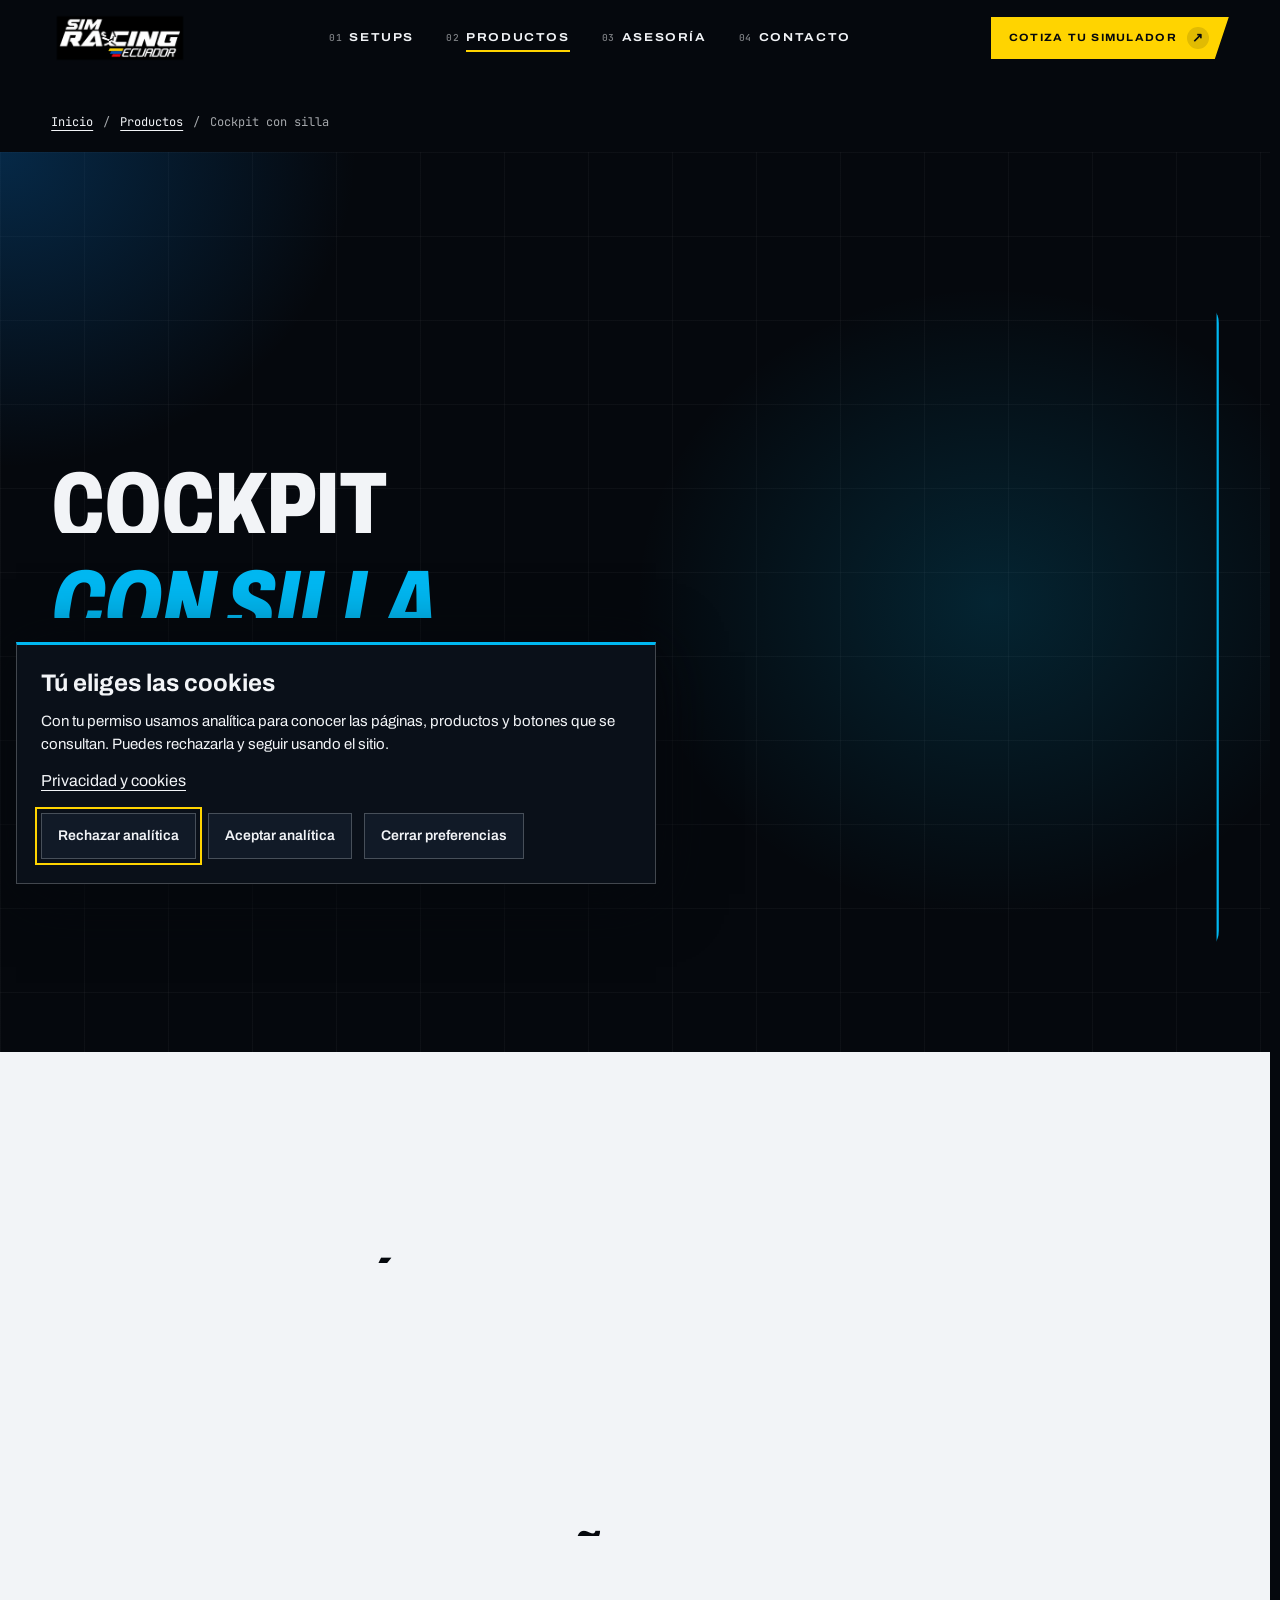
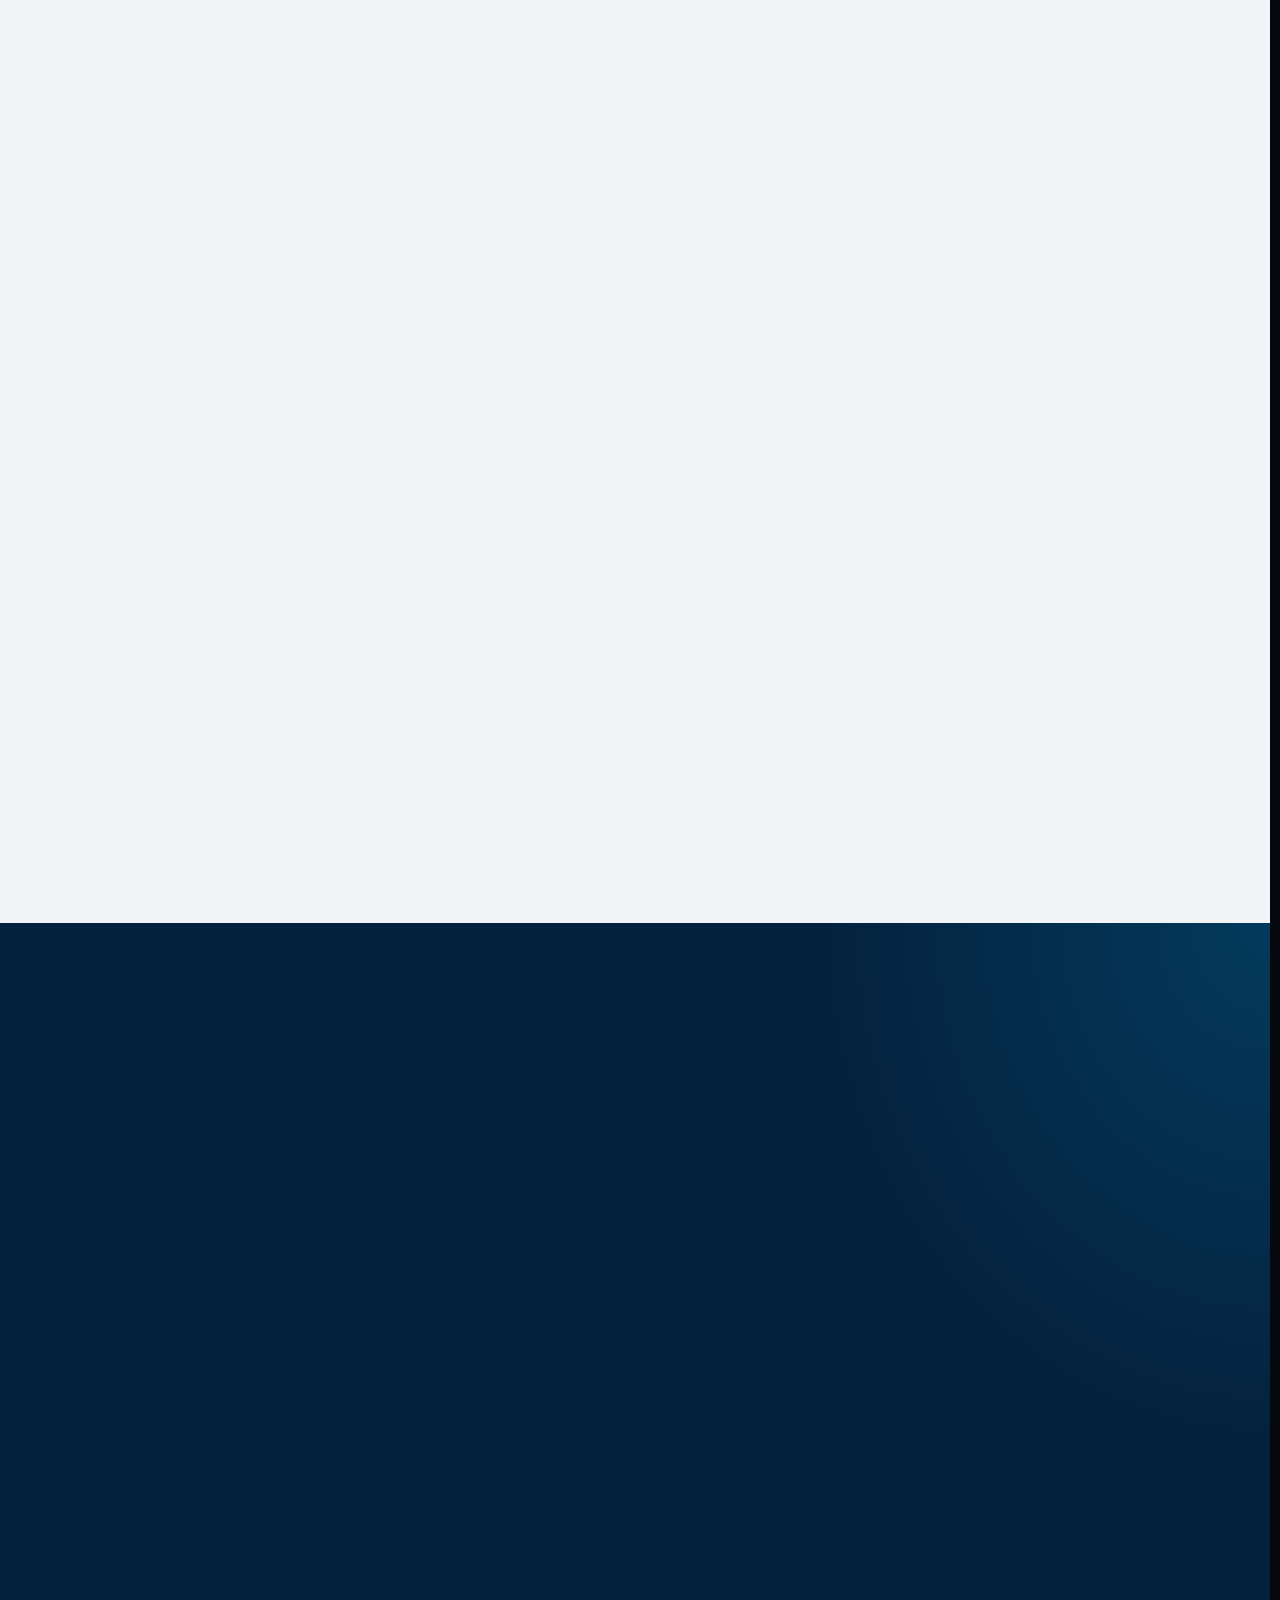
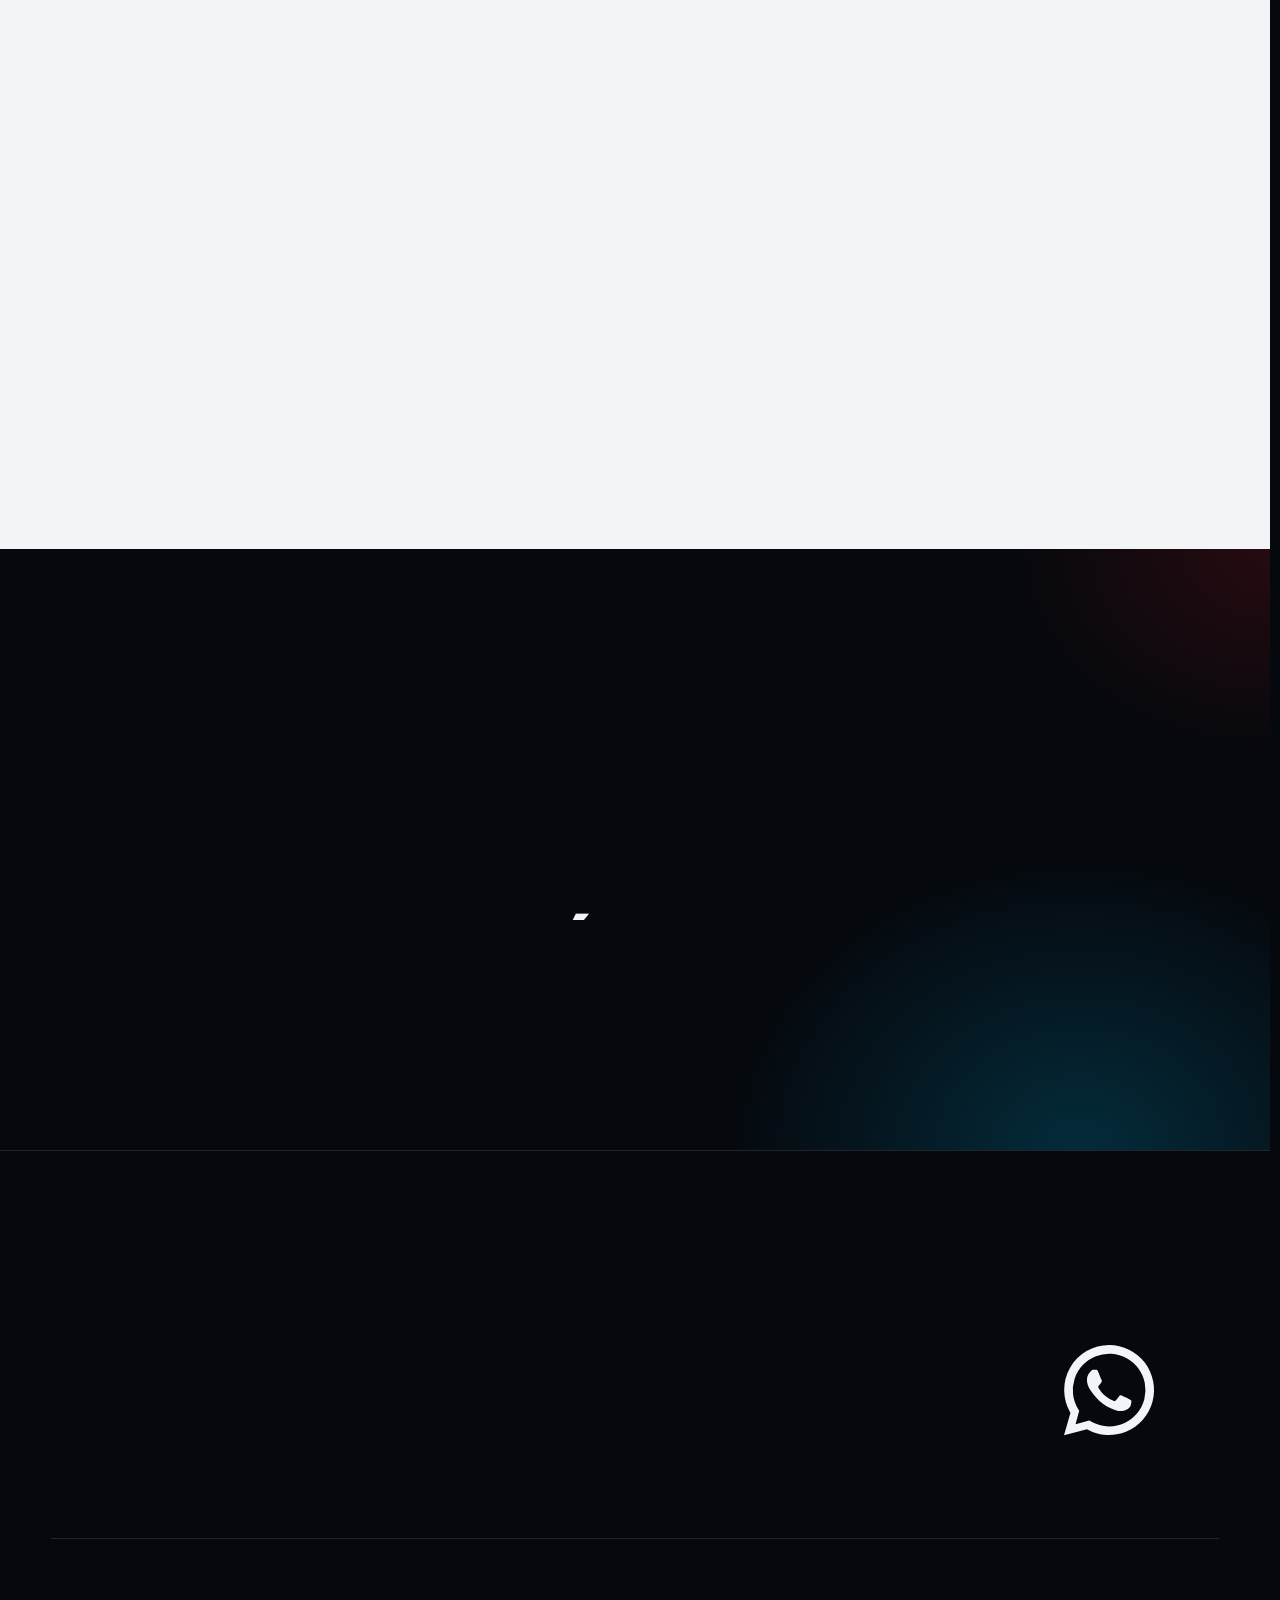
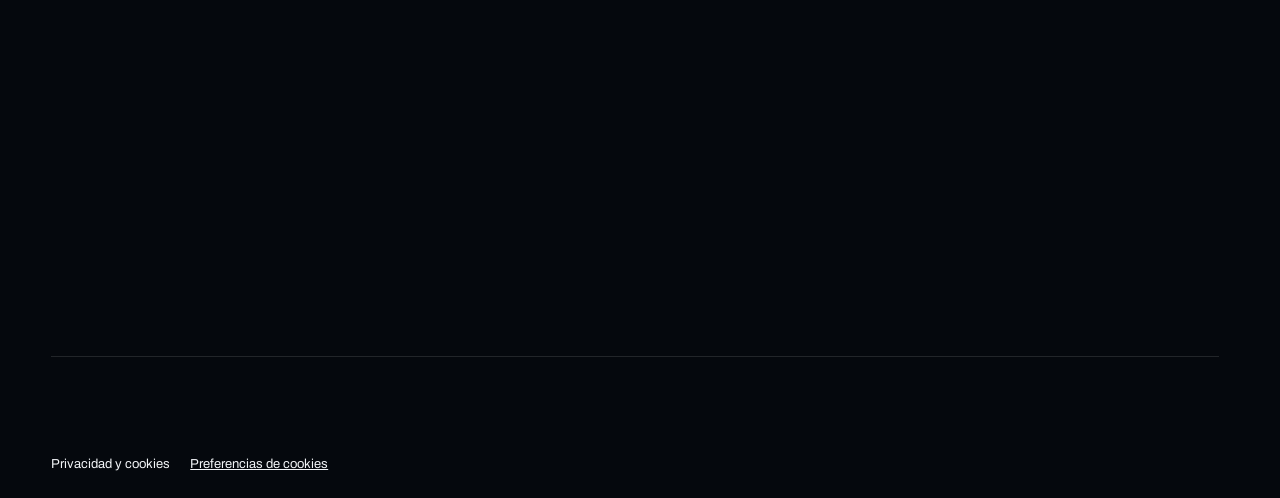
<file: cockpit-con-silla.html>
<!doctype html>
<html lang="es" data-page="product">
  <head>
    <meta charset="UTF-8" />
    <link rel="icon" type="image/x-icon" sizes="16x16 32x32 48x48 64x64 128x128 256x256" href="/favicon.ico" />
    <link rel="icon" type="image/png" sizes="512x512" href="/favicon-512.png" />
    <link rel="apple-touch-icon" sizes="180x180" href="/apple-touch-icon.png" />
    <link rel="manifest" href="/site.webmanifest" />

    <meta name="viewport" content="width=device-width, initial-scale=1.0, viewport-fit=cover" />
    <meta name="theme-color" content="#05080D" />
    <meta http-equiv="Content-Security-Policy" content="default-src 'self'; base-uri 'self'; object-src 'none'; frame-ancestors 'none'; form-action 'self'; script-src 'self' https://www.googletagmanager.com; style-src 'self'; img-src 'self' data: https://www.google-analytics.com https://region1.google-analytics.com https://www.googletagmanager.com; font-src 'self'; media-src 'self'; frame-src https://www.youtube.com; connect-src 'self' https://www.google-analytics.com https://region1.google-analytics.com https://www.googletagmanager.com; manifest-src 'self'; worker-src 'none'; upgrade-insecure-requests" />
        <link rel="preload" href="fonts/archivo-latin-wdth-normal.woff2" as="font" type="font/woff2" crossorigin />
    <link rel="stylesheet" href="styles.css" />
    <script src="boot.js"></script>
    <script src="vendor/gsap.min.js" defer></script>
    <script src="vendor/ScrollTrigger.min.js" defer></script>
    <script src="vendor/lenis.min.js" defer></script>
    <script src="script.js" defer></script>
  <script src="measurement-config.js?v=4f409ebb8b46" defer></script>
<script src="analytics-catalog.js?v=99fe6915961d" defer></script>
<script src="analytics.js?v=a59608e9687a" defer></script>
<!-- SEO: generated -->
<title>Cockpit plegable con silla en Ecuador | Sim Racing Ecuador</title>
<meta name="description" content="Explora el cockpit con silla de $350: diseño plegable, placa de volante inclinable y soporte para palanca. Consulta disponibilidad en Ecuador." />
<link rel="canonical" href="https://simracingec.com/cockpit-con-silla" />
<meta name="robots" content="index, follow, max-image-preview:large" />
<meta property="og:locale" content="es_EC" />
<meta property="og:type" content="product" />
<meta property="og:site_name" content="Sim Racing Ecuador" />
<meta property="og:title" content="Cockpit plegable con silla en Ecuador | Sim Racing Ecuador" />
<meta property="og:description" content="Explora el cockpit con silla de $350: diseño plegable, placa de volante inclinable y soporte para palanca. Consulta disponibilidad en Ecuador." />
<meta property="og:url" content="https://simracingec.com/cockpit-con-silla" />
<meta property="og:image" content="https://simracingec.com/optimized/cockpit-silla-hero.webp" />
<meta property="og:image:alt" content="Cockpit con silla" />
<meta name="twitter:card" content="summary_large_image" />
<meta name="twitter:title" content="Cockpit plegable con silla en Ecuador | Sim Racing Ecuador" />
<meta name="twitter:description" content="Explora el cockpit con silla de $350: diseño plegable, placa de volante inclinable y soporte para palanca. Consulta disponibilidad en Ecuador." />
<meta name="twitter:image" content="https://simracingec.com/optimized/cockpit-silla-hero.webp" />
<script type="application/ld+json">{"@context": "https://schema.org", "@graph": [{"@type": "BreadcrumbList", "@id": "https://simracingec.com/cockpit-con-silla#breadcrumbs", "itemListElement": [{"@type": "ListItem", "position": 1, "name": "Inicio", "item": "https://simracingec.com/"}, {"@type": "ListItem", "position": 2, "name": "Productos", "item": "https://simracingec.com/productos"}, {"@type": "ListItem", "position": 3, "name": "Cockpit con silla", "item": "https://simracingec.com/cockpit-con-silla"}]}, {"@type": "ItemPage", "@id": "https://simracingec.com/cockpit-con-silla#page", "url": "https://simracingec.com/cockpit-con-silla", "name": "Cockpit plegable con silla en Ecuador | Sim Racing Ecuador", "description": "Explora el cockpit con silla de $350: diseño plegable, placa de volante inclinable y soporte para palanca. Consulta disponibilidad en Ecuador.", "image": "https://simracingec.com/optimized/cockpit-silla-hero.webp", "inLanguage": "es-EC", "isPartOf": {"@id": "https://simracingec.com/#website"}}]}</script>
<!-- /SEO -->
</head>
  <body class="product-detail-page chair-cockpit-page">
    <a class="skip-link" href="#ficha">Saltar a la ficha técnica</a>

        <header class="site-header" data-header>
      <div class="shell header-bar">
        <a class="brand" href="/" aria-label="Sim Racing Ecuador, volver al inicio">
          <img src="optimized/logo.webp" alt="Sim Racing Ecuador" width="1200" height="462" decoding="async" />
        </a>
        <nav class="site-nav" id="site-nav" aria-label="Navegación principal">
          <a class="nav-link" href="index.html#setups"><span class="nav-index">01</span><span class="nav-label">Setups</span></a>
          <a class="nav-link" href="productos.html" aria-current="page"><span class="nav-index">02</span><span class="nav-label">Productos</span></a>
          <a class="nav-link" href="index.html#comunidad"><span class="nav-index">03</span><span class="nav-label">Asesoría</span></a>
          <a class="nav-link" href="#contacto"><span class="nav-index">04</span><span class="nav-label">Contacto</span></a>
          <div class="nav-extra">
            <a class="button button-yellow" href="https://wa.me/593989019836?text=Hola%2C%20quiero%20cotizar%20un%20simulador" target="_blank" rel="noopener noreferrer"><span>Cotiza tu simulador</span><span class="button-icon" aria-hidden="true">↗</span></a>
            <div class="nav-social">
              <a href="https://www.instagram.com/SimRacingEcuador/" target="_blank" rel="noopener noreferrer">Instagram</a>
              <a href="https://www.facebook.com/simracingecuador" target="_blank" rel="noopener noreferrer">Facebook</a>
              <a href="https://www.tiktok.com/@simracingec" target="_blank" rel="noopener noreferrer">TikTok</a>
            </div>
          </div>
        </nav>
        <div class="header-actions">
          <a class="button button-yellow button-small header-cta" href="https://wa.me/593989019836?text=Hola%2C%20quiero%20cotizar%20un%20simulador" target="_blank" rel="noopener noreferrer"><span>Cotiza tu simulador</span><span class="button-icon" aria-hidden="true">↗</span></a>
          <button class="menu-toggle" id="menu-toggle" type="button" aria-label="Menú principal" aria-expanded="false" aria-controls="site-nav">
            <span class="menu-toggle-label">Menú</span>
            <span class="menu-icon" aria-hidden="true"><i></i><i></i></span>
          </button>
        </div>
      </div>
      <div class="scroll-progress" aria-hidden="true"><span></span></div>
    </header>

    <main id="contenido">
<nav class="seo-breadcrumb shell" aria-label="Ruta de navegación"><a href="/">Inicio</a> <span aria-hidden="true">/</span> <a href="/productos">Productos</a> <span aria-hidden="true">/</span> <span aria-current="page">Cockpit con silla</span></nav>
<section class="chair-hero" aria-labelledby="chair-title">
        <div class="shell chair-hero-layout">
          <div class="chair-hero-copy">
            <p class="catalog-route">Cockpit / Completo</p>
            <h1 id="chair-title">Cockpit<br /><em>con silla.</em></h1>
            <p>Una cabina plegable y ajustable para ordenar tu volante, tu postura y cada vuelta en un solo lugar.</p>
            <div class="product-price-line"><strong>$350</strong><span>Precio del cockpit</span></div>
            <a class="catalog-jump" href="#ficha">Explorar ficha técnica <span aria-hidden="true">↓</span></a>
          </div>
          <figure class="chair-hero-product"><img src="optimized/cockpit-silla-hero.webp" alt="Cockpit plegable con silla para simulación de carreras" loading="eager" decoding="async" fetchpriority="high" width="500" height="500" srcset="optimized/responsive/cockpit-silla-hero-640.webp 640w, optimized/responsive/cockpit-silla-hero-1280.webp 1280w, optimized/responsive/cockpit-silla-hero-1920.webp 1920w, optimized/cockpit-silla-hero.webp 3000w" sizes="(max-width: 680px) calc(100vw - 32px), (max-width: 960px) 80vw, 50vw" /></figure>
        </div>
      </section>

      <section class="chair-intro" aria-labelledby="chair-intro-title">
        <div class="shell chair-intro-grid">
          <p class="product-code">Una estación para quedarte</p>
          <h2 id="chair-intro-title">Siéntate.<br /><span>Conduce.</span></h2>
          <p>El marco de acero integra silla, volante, palanca y pedales para que encuentres tu posición sin llenar la habitación de piezas sueltas. Su diseño plegable permite guardarlo con facilidad cuando termina la carrera.</p>
        </div>
      </section>

      <section class="chair-gallery" aria-labelledby="chair-gallery-title">
        <div class="shell">
          <div class="product-section-heading"><p class="product-code">El cockpit en tu espacio</p><h2 id="chair-gallery-title">Diseñado<br /><span>para vivirlo.</span></h2></div>
          <div class="chair-gallery-grid">
            <figure class="chair-gallery-scene"><img src="optimized/cockpit-silla-scene.webp" alt="Cockpit con silla instalado frente a una pantalla de carreras" loading="lazy" decoding="async" width="500" height="500" srcset="optimized/responsive/cockpit-silla-scene-640.webp 640w, optimized/responsive/cockpit-silla-scene-1280.webp 1280w, optimized/responsive/cockpit-silla-scene-1920.webp 1920w, optimized/cockpit-silla-scene.webp 3000w" sizes="(max-width: 680px) calc(100vw - 32px), (max-width: 960px) 80vw, 50vw" /></figure>
            <figure class="chair-gallery-rear"><img src="optimized/cockpit-silla-rear.webp" alt="Vista trasera del cockpit con silla y soportes ajustables" loading="lazy" decoding="async" width="500" height="500" srcset="optimized/responsive/cockpit-silla-rear-640.webp 640w, optimized/responsive/cockpit-silla-rear-1280.webp 1280w, optimized/responsive/cockpit-silla-rear-1920.webp 1920w, optimized/cockpit-silla-rear.webp 3000w" sizes="(max-width: 680px) calc(100vw - 32px), (max-width: 960px) 80vw, 50vw" /></figure>
            <figure class="chair-gallery-folded"><img src="optimized/cockpit-silla-folded.webp" alt="Cockpit con silla plegado para guardarlo junto a un mueble" loading="lazy" decoding="async" width="140" height="140" srcset="optimized/responsive/cockpit-silla-folded-640.webp 640w, optimized/responsive/cockpit-silla-folded-1280.webp 1280w, optimized/responsive/cockpit-silla-folded-1920.webp 1920w, optimized/cockpit-silla-folded.webp 3000w" sizes="(max-width: 680px) calc(100vw - 32px), (max-width: 960px) 80vw, 50vw" /></figure>
          </div>
        </div>
      </section>

      <section class="chair-features" id="caracteristicas" aria-labelledby="chair-features-title">
        <div class="shell">
          <div class="product-section-heading product-section-heading-dark"><p class="product-code">Construido para tu posición</p><h2 id="chair-features-title">Los detalles<br /><span>que cuentan.</span></h2></div>
          <div class="chair-feature-grid">
            <article class="chair-feature-card chair-feature-wheel"><figure><img src="optimized/cockpit-silla-wheel-plate.webp" alt="Placa de volante inclinable del cockpit" loading="lazy" decoding="async" width="140" height="140" srcset="optimized/responsive/cockpit-silla-wheel-plate-640.webp 640w, optimized/responsive/cockpit-silla-wheel-plate-1280.webp 1280w, optimized/responsive/cockpit-silla-wheel-plate-1920.webp 1920w, optimized/cockpit-silla-wheel-plate.webp 3001w" sizes="(max-width: 680px) calc(100vw - 32px), (max-width: 960px) 80vw, 50vw" /></figure><div><span class="product-code">01 / Volante</span><h3>Control a tu medida</h3><ul><li>Placa de volante inclinable para maximizar la comodidad.</li><li>Rango de inclinación de +50° a -50°.</li></ul></div></article>
            <article class="chair-feature-card chair-feature-pedals"><figure><img src="optimized/cockpit-silla-pedal-plate.webp" alt="Placa de pedales ajustable del cockpit" loading="lazy" decoding="async" width="140" height="140" srcset="optimized/responsive/cockpit-silla-pedal-plate-640.webp 640w, optimized/responsive/cockpit-silla-pedal-plate-1280.webp 1280w, optimized/responsive/cockpit-silla-pedal-plate-1920.webp 1920w, optimized/cockpit-silla-pedal-plate.webp 3001w" sizes="(max-width: 680px) calc(100vw - 32px), (max-width: 960px) 80vw, 50vw" /></figure><div><span class="product-code">02 / Pedales</span><h3>Apoyo preciso</h3><ul><li>Soporte para pedal ajustable hacia adelante y atrás.</li><li>Posiciones inclinadas de 0°, 15° y 27°.</li></ul></div></article>
            <article class="chair-feature-card chair-feature-mounting"><figure><img src="optimized/cockpit-silla-mounting.webp" alt="Patrón de puntos de montaje pretaladrados" loading="lazy" decoding="async" width="140" height="140" /></figure><div><span class="product-code">03 / Compatibilidad</span><h3>Listo para tu equipo</h3><ul><li>Puntos de montaje pretaladrados compatibles con Logitech, Fanatec, Thrustmaster y más.</li><li>Soporte para palanca de cambios ajustable para usarlo a la izquierda o derecha.</li></ul></div></article>
            <article class="chair-feature-card chair-feature-cover"><figure><img src="optimized/cockpit-silla-cover.webp" alt="Funda de asiento transpirable removible" loading="lazy" decoding="async" width="500" height="500" srcset="optimized/responsive/cockpit-silla-cover-640.webp 640w, optimized/responsive/cockpit-silla-cover-1280.webp 1280w, optimized/responsive/cockpit-silla-cover-1920.webp 1920w, optimized/cockpit-silla-cover.webp 3001w" sizes="(max-width: 680px) calc(100vw - 32px), (max-width: 960px) 80vw, 50vw" /></figure><div><span class="product-code">04 / Comodidad</span><h3>Corre cómodo</h3><ul><li>Funda de asiento transpirable removible, cómoda y fácil de limpiar.</li><li>Pies de silicona que protegen el suelo de movimientos y vibraciones.</li></ul></div></article>
          </div>
          <div class="chair-compatibility"><strong>MARCO PROTEGIDO</strong><span>Acabado de recubrimiento en polvo de alta calidad para evitar arañazos y óxido.</span></div>
        </div>
      </section>

      <section class="chair-specs" id="ficha" aria-labelledby="chair-specs-title">
        <div class="shell chair-specs-grid">
          <div class="chair-specs-title"><p class="product-code">Ficha técnica</p><h2 id="chair-specs-title">Todo en<br /><span>su lugar.</span></h2><p>Una cabina estándar con estructura plegable, asiento incluido y ajustes para adaptar cada punto de contacto a tu cuerpo.</p></div>
          <div class="chair-spec-table-wrap"><table>
            <caption>Especificaciones del cockpit con silla</caption>
            <tbody>
              <tr><th scope="row">Categoría de producto</th><td>Cabina simulador de carreras</td></tr>
              <tr><th scope="row">Nivel</th><td>Estándar</td></tr>
              <tr><th scope="row">Dimensiones</th><td>1350~1600x938x1042mm (53.1&quot;~63&quot;x36.9&quot;x41&quot;)</td></tr>
              <tr><th scope="row">Capacidad de peso</th><td>120kg (264lbs)</td></tr>
              <tr><th scope="row">Tipo de marco</th><td>Marco plegable</td></tr>
              <tr><th scope="row">Material de marco</th><td>Acero, plástico</td></tr>
              <tr><th scope="row">Acabado superficial de marco</th><td>Recubrimiento de polvo</td></tr>
              <tr><th scope="row">Color de marco</th><td>Textura fina negro</td></tr>
              <tr><th scope="row">Ancho del asiento</th><td>622mm (24.5&quot;)</td></tr>
              <tr><th scope="row">Inclinación del panel del volante</th><td>+50°~-50°</td></tr>
              <tr><th scope="row">Inclinación del panel de los pedales</th><td>0° / 15° / 27°</td></tr>
              <tr><th scope="row">Paquete de accesorios</th><td>Bolsa de plástico normal / Ziplock</td></tr>
              <tr><th scope="row">Certificación</th><td>UNE EN 12520</td></tr>
            </tbody>
          </table></div>
        </div>
        <div class="shell chair-dimensions"><figure><img src="optimized/cockpit-silla-dimensions.webp" alt="Diagrama de dimensiones y rangos de ajuste del cockpit con silla" loading="lazy" decoding="async" width="500" height="500" /></figure><p>Dimensiones y rangos de ajuste del cockpit.</p></div>
      </section>

      <section class="chair-close"><div class="shell chair-close-inner"><p class="product-code">Sim Racing Ecuador</p><h2>Tu pista<br />empieza aquí.</h2><a class="button button-yellow" href="https://wa.me/593989019836?text=Hola%2C%20quiero%20cotizar%20el%20cockpit%20con%20silla" target="_blank" rel="noopener noreferrer">Consultar disponibilidad <span aria-hidden="true">↗</span></a></div></section>
    </main>

        <footer class="site-footer" id="contacto" data-theme="dark">
      <div class="shell footer-top">
        <p class="eyebrow">¿Listo para tu próxima vuelta?</p>
        <a class="footer-cta" href="https://wa.me/593989019836?text=Hola%2C%20quiero%20cotizar%20un%20simulador" target="_blank" rel="noopener noreferrer"><span>Hablemos de tu setup</span><svg class="footer-cta-icon" viewBox="0 0 24 24" aria-hidden="true" fill="currentColor"><path d="M12.01 0a11.97 11.97 0 0 0-10.3 18.06L0 24l6.1-1.6a11.97 11.97 0 1 0 5.91-22.4zm0 21.65a9.65 9.65 0 0 1-4.93-1.34l-.35-.21-3.66.96.98-3.57-.23-.37A9.66 9.66 0 1 1 12.01 21.65zm5.3-7.24c-.29-.15-1.72-.85-1.99-.95-.27-.1-.46-.15-.65.15-.2.29-.75.95-.92 1.14-.17.19-.34.22-.63.07-.29-.15-1.23-.45-2.34-1.44-.87-.77-1.45-1.73-1.62-2.02-.17-.29-.02-.45.13-.59.13-.13.29-.34.43-.51.15-.17.2-.29.29-.48.1-.2.05-.37-.02-.51-.08-.15-.66-1.58-.9-2.16-.24-.57-.48-.49-.65-.5h-.56c-.19 0-.5.07-.76.36-.26.29-1.01.99-1.01 2.42 0 1.43 1.04 2.81 1.18 3 .15.2 2.05 3.13 4.97 4.39.69.3 1.23.48 1.66.61.7.22 1.33.19 1.83.12.56-.08 1.72-.7 1.96-1.38.24-.68.24-1.26.17-1.38-.07-.12-.27-.2-.56-.34z"/></svg></a>
      </div>
      <div class="shell footer-grid">
        <div class="footer-brand-block">
          <a class="brand footer-brand" href="/" aria-label="Sim Racing Ecuador, volver al inicio"><img src="optimized/logo.webp" alt="Sim Racing Ecuador" loading="lazy" decoding="async" width="1200" height="462" /></a>
          <p>Equipos y asesoría para simulación de carreras en Ecuador. Tu mejor experiencia.</p>
        </div>
        <div class="footer-column"><span class="footer-kicker">Dirección</span><a href="https://www.google.com/maps/place/SimRacing+Ecuador/@-0.1675966,-78.4717231,17z/data=!3m1!4b1!4m14!1m7!3m6!1s0x91d59073868a1c31:0xdc826ff77dbb0add!2sRacing+Hobbies!8m2!3d-0.1675533!4d-78.4692233!16s%2Fg%2F11g718x39n!3m5!1s0x91d591179e1b5f7d:0xf21f2dfff4a8262a!8m2!3d-0.1675966!4d-78.4691482!16s%2Fg%2F11sszm2c_z" target="_blank" rel="noopener noreferrer">Ver en Google Maps</a><p>Av. Eloy Alfaro 40-348, Quito</p><p>Tienda física en Quito</p><p>Atención con cita previa</p><p>Envíos a todo el Ecuador</p></div>
        <div class="footer-column"><span class="footer-kicker">Contacto</span><a href="tel:+593989019836">Teléfono: 098 901 9836</a><a href="tel:+593989019836">Llamar directamente</a><a href="https://wa.me/593989019836" target="_blank" rel="noopener noreferrer">WhatsApp</a></div>
        <div class="footer-column"><span class="footer-kicker">Redes</span><a href="https://www.instagram.com/SimRacingEcuador/" target="_blank" rel="noopener noreferrer">Instagram</a><a href="https://www.facebook.com/simracingecuador" target="_blank" rel="noopener noreferrer">Facebook</a><a href="https://www.tiktok.com/@simracingec" target="_blank" rel="noopener noreferrer">TikTok</a></div>
      </div>
      <div class="footer-wordmark" aria-hidden="true"><span>Sim Racing</span><span>Ecuador</span></div>
      <div class="shell footer-bottom">
        <div class="footer-links"><a href="index.html#setups">Setups</a><a href="productos.html">Productos</a><a href="index.html#comunidad">Asesoría</a><a href="#contacto">Contacto</a></div>
        <p>© 2026 Sim Racing Ecuador · Todos los derechos reservados.</p>
        <a class="back-to-top" href="#contenido"><span>Volver arriba</span><span aria-hidden="true">↑</span></a>
      </div>
    <div class="shell privacy-links"><a href="/privacidad">Privacidad y cookies</a> <button type="button" data-consent-open>Preferencias de cookies</button></div></footer>
  <section class="consent-panel" id="consent-panel" aria-labelledby="consent-title" role="region" hidden data-lenis-prevent>
  <h2 id="consent-title">Tú eliges las cookies</h2>
  <p>Con tu permiso usamos analítica para conocer las páginas, productos y botones que se consultan. Puedes rechazarla y seguir usando el sitio.</p>
  <a href="/privacidad">Privacidad y cookies</a>
  <div class="consent-actions"><button type="button" class="consent-button" data-consent-reject>Rechazar analítica</button><button type="button" class="consent-button" data-consent-accept>Aceptar analítica</button><button type="button" class="consent-button" data-consent-close>Cerrar preferencias</button></div>
</section>
</body>
</html>
</file>
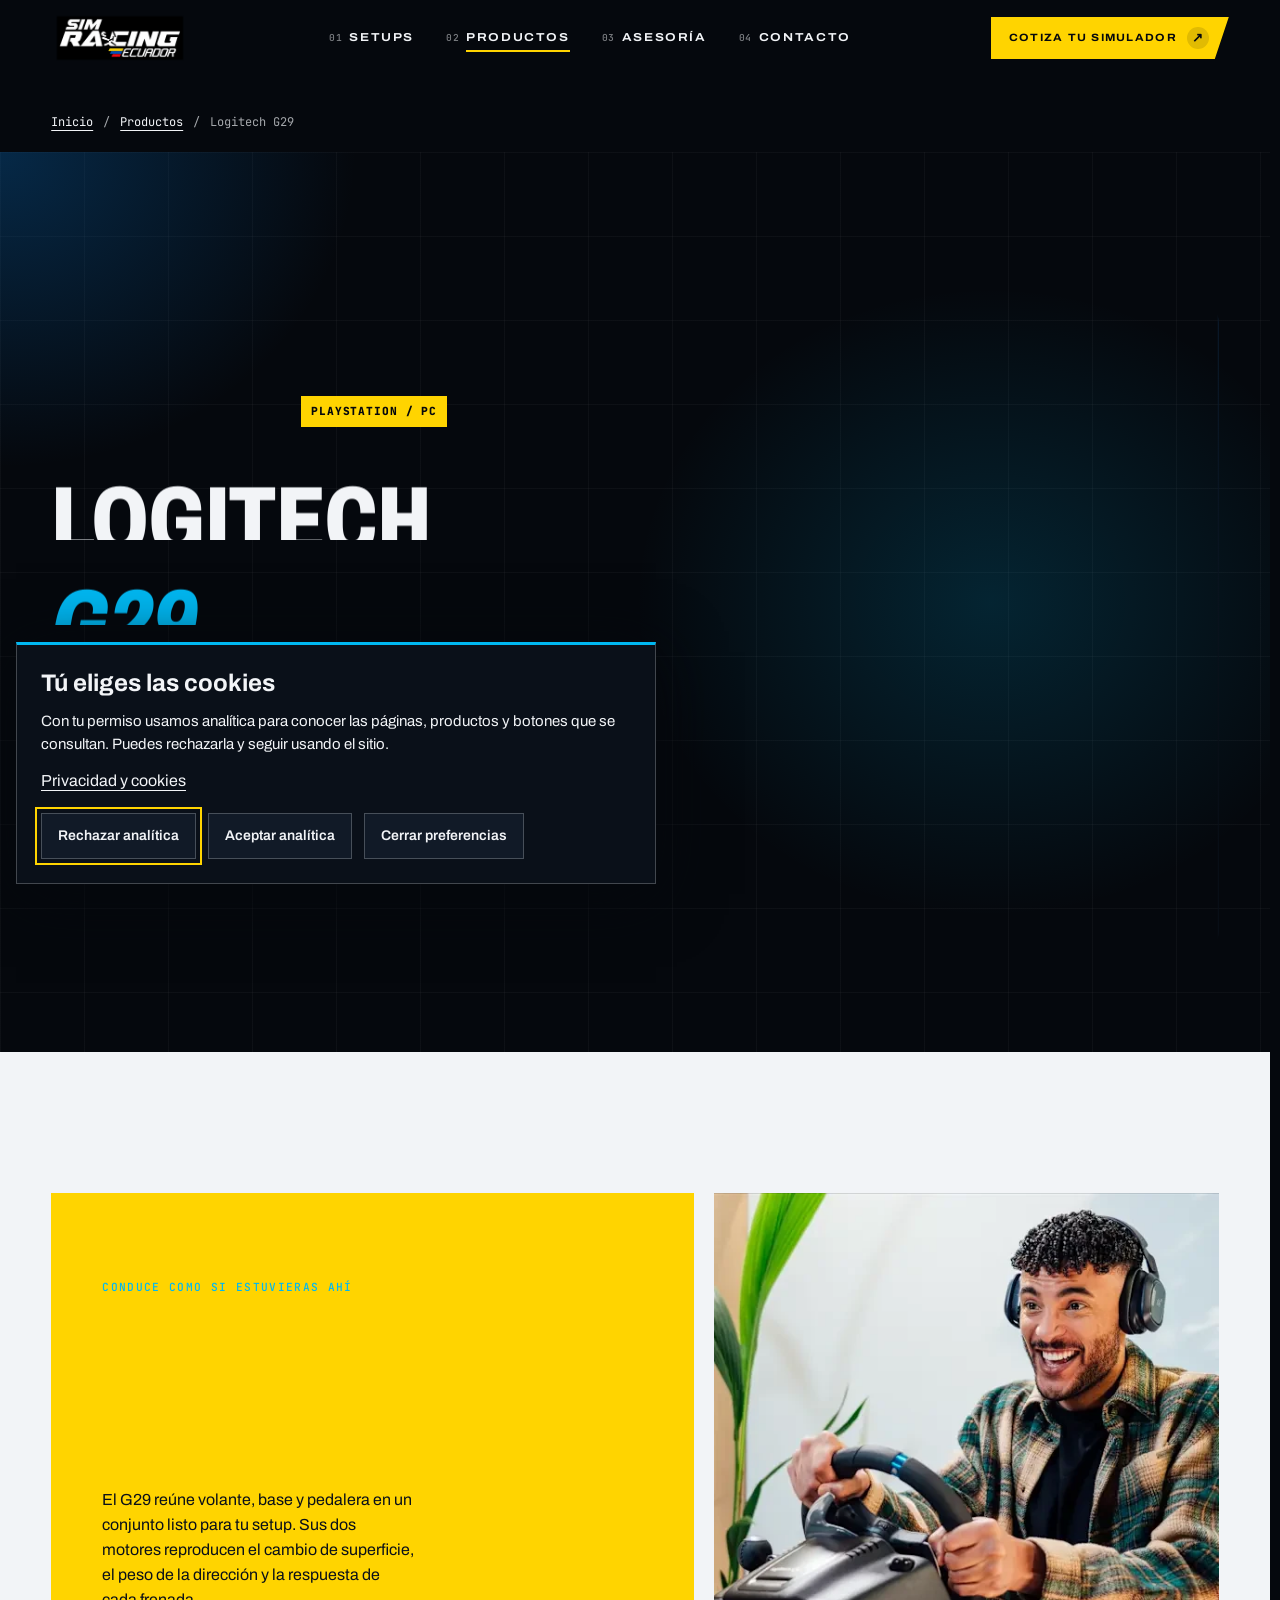
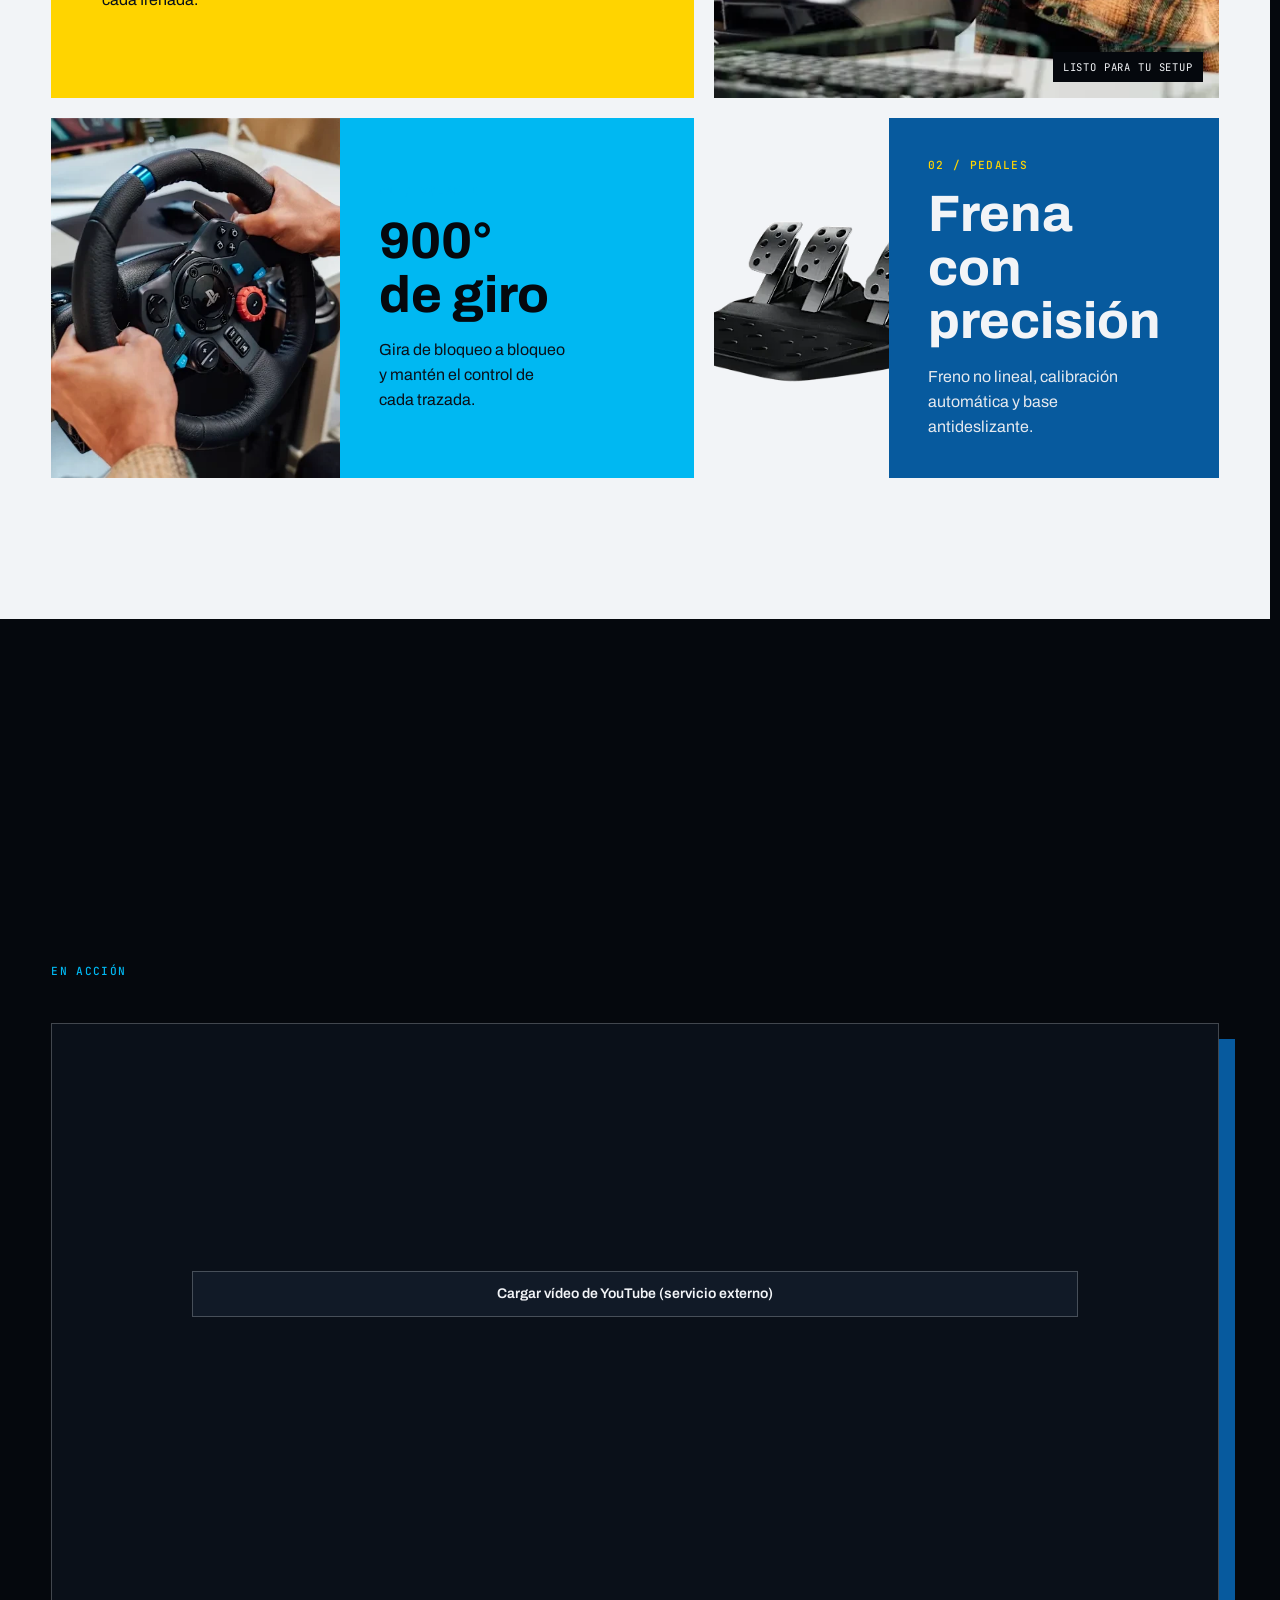
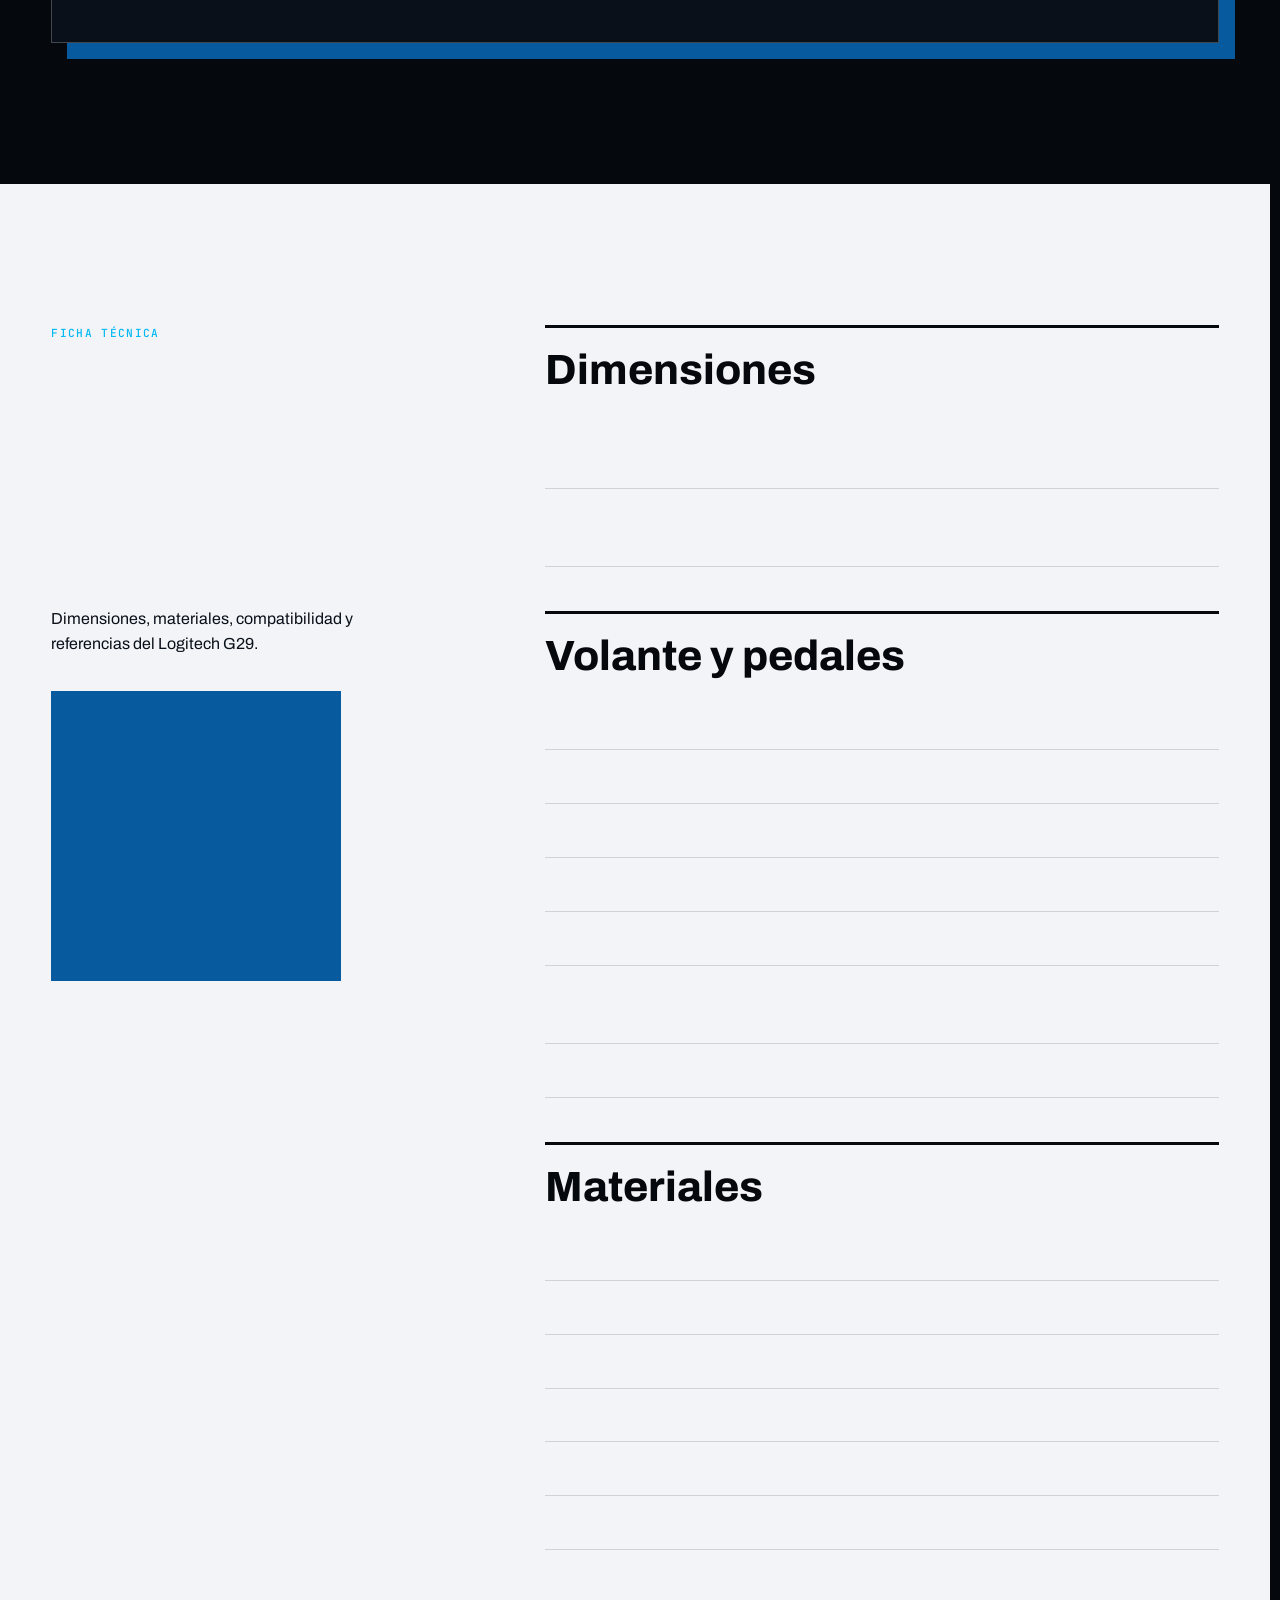
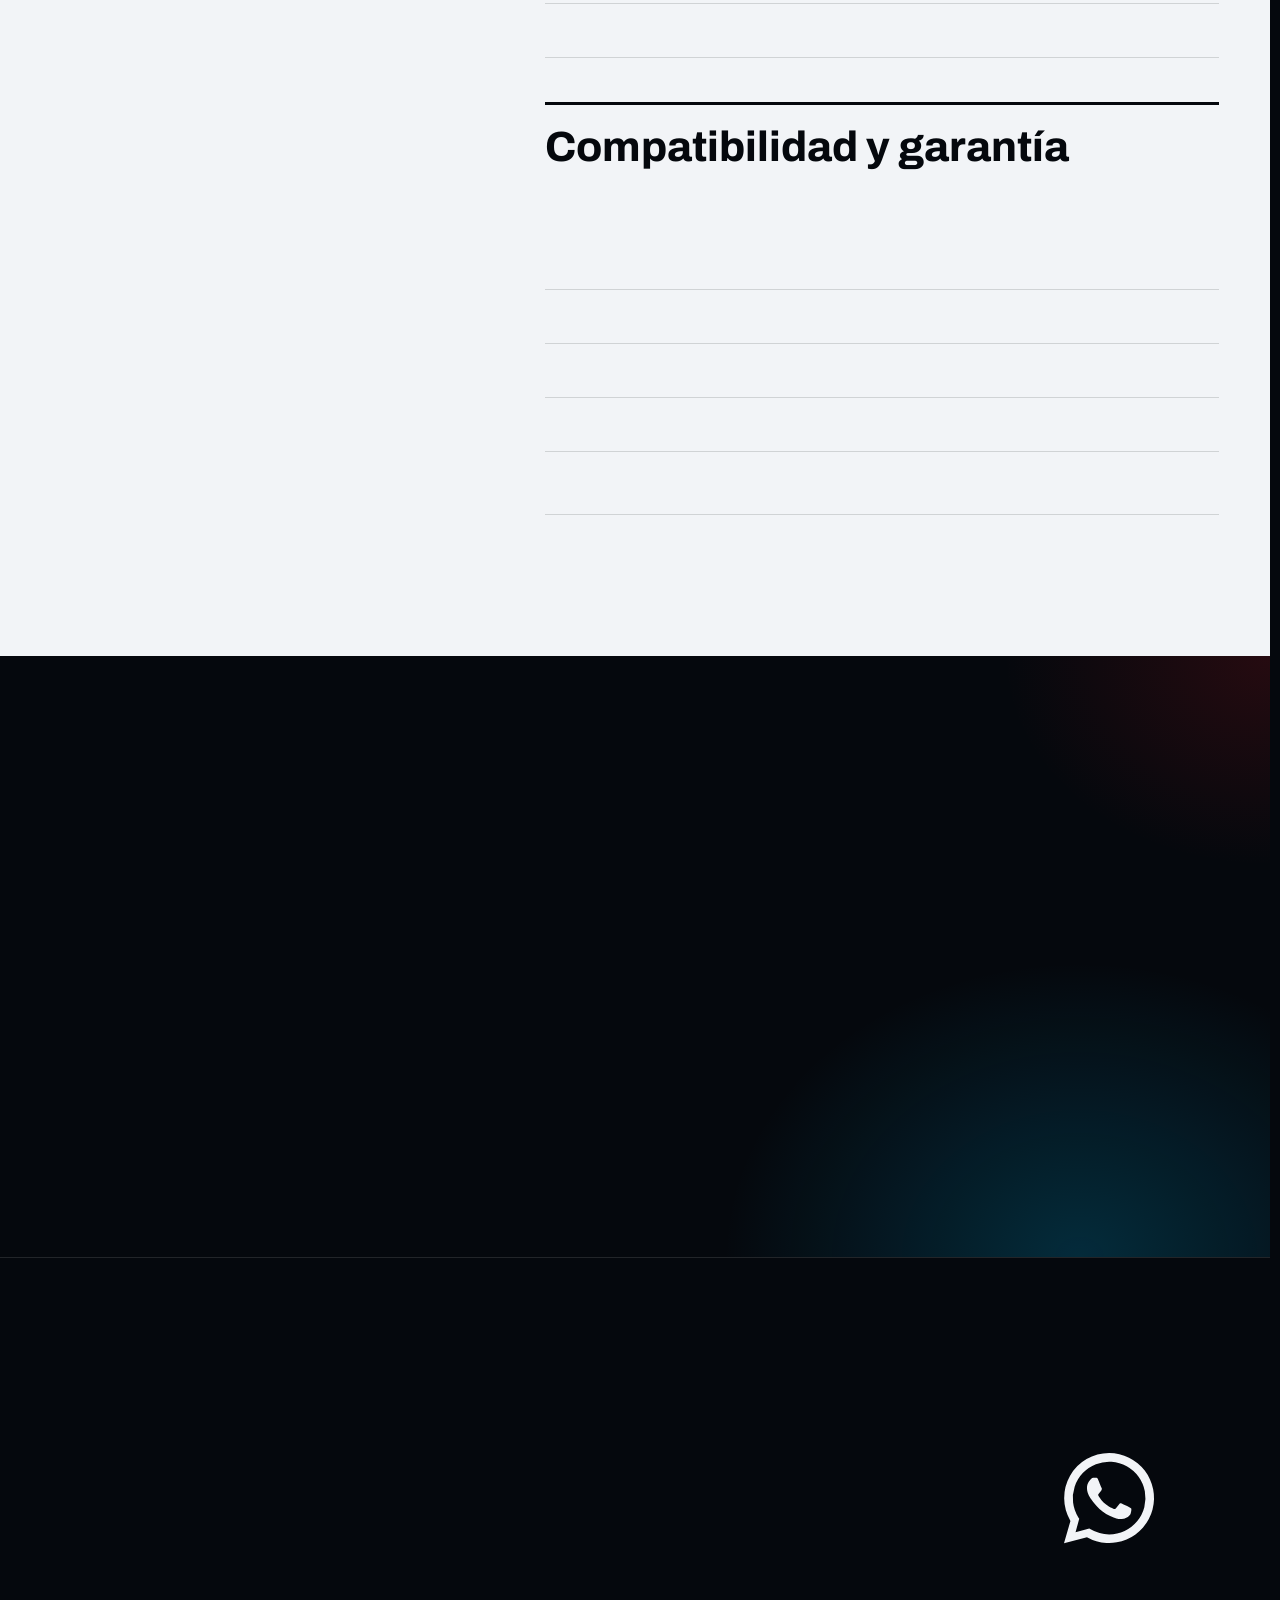
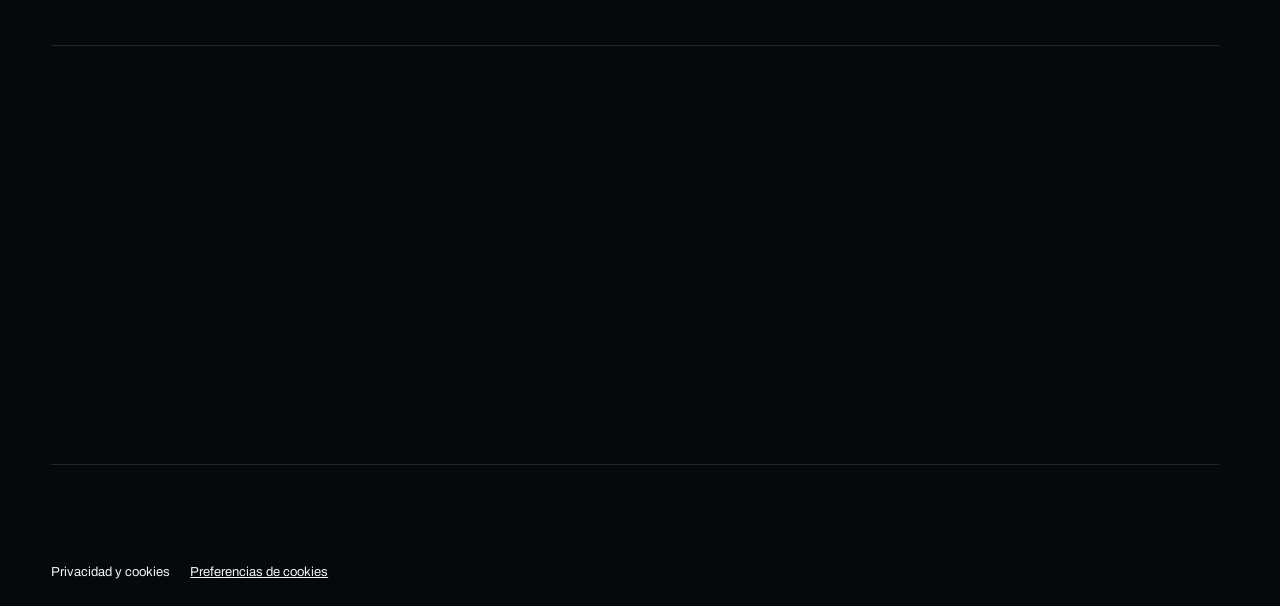
<file: logitech-g29.html>
<!doctype html>
<html lang="es" data-page="product"><head><meta charset="UTF-8" />
    <link rel="icon" type="image/x-icon" sizes="16x16 32x32 48x48 64x64 128x128 256x256" href="/favicon.ico" />
    <link rel="icon" type="image/png" sizes="512x512" href="/favicon-512.png" />
    <link rel="apple-touch-icon" sizes="180x180" href="/apple-touch-icon.png" />
    <link rel="manifest" href="/site.webmanifest" />
<meta name="viewport" content="width=device-width, initial-scale=1.0, viewport-fit=cover" /><meta name="theme-color" content="#05080D" /><meta http-equiv="Content-Security-Policy" content="default-src 'self'; base-uri 'self'; object-src 'none'; frame-ancestors 'none'; form-action 'self'; script-src 'self' https://www.googletagmanager.com; style-src 'self'; img-src 'self' data: https://www.google-analytics.com https://region1.google-analytics.com https://www.googletagmanager.com; font-src 'self'; media-src 'self'; frame-src https://www.youtube.com; connect-src 'self' https://www.google-analytics.com https://region1.google-analytics.com https://www.googletagmanager.com; manifest-src 'self'; worker-src 'none'; upgrade-insecure-requests" /><link rel="preload" href="fonts/archivo-latin-wdth-normal.woff2" as="font" type="font/woff2" crossorigin />
    <link rel="stylesheet" href="styles.css" />
    <script src="boot.js"></script>
    <script src="vendor/gsap.min.js" defer></script>
    <script src="vendor/ScrollTrigger.min.js" defer></script>
    <script src="vendor/lenis.min.js" defer></script>
    <script src="script.js" defer></script><script src="measurement-config.js?v=4f409ebb8b46" defer></script>
<script src="analytics-catalog.js?v=99fe6915961d" defer></script>
<script src="analytics.js?v=a59608e9687a" defer></script>
<!-- SEO: generated -->
<title>Logitech G29 en Ecuador | Sim Racing Ecuador</title>
<meta name="description" content="Logitech G29 Driving Force de $375: volante con Force Feedback, giro de 900° y tres pedales para PlayStation y PC. Consulta disponibilidad." />
<link rel="canonical" href="https://simracingec.com/logitech-g29" />
<meta name="robots" content="index, follow, max-image-preview:large" />
<meta property="og:locale" content="es_EC" />
<meta property="og:type" content="product" />
<meta property="og:site_name" content="Sim Racing Ecuador" />
<meta property="og:title" content="Logitech G29 en Ecuador | Sim Racing Ecuador" />
<meta property="og:description" content="Logitech G29 Driving Force de $375: volante con Force Feedback, giro de 900° y tres pedales para PlayStation y PC. Consulta disponibilidad." />
<meta property="og:url" content="https://simracingec.com/logitech-g29" />
<meta property="og:image" content="https://simracingec.com/optimized/logitech-g29-bundle.webp" />
<meta property="og:image:alt" content="Logitech G29" />
<meta name="twitter:card" content="summary_large_image" />
<meta name="twitter:title" content="Logitech G29 en Ecuador | Sim Racing Ecuador" />
<meta name="twitter:description" content="Logitech G29 Driving Force de $375: volante con Force Feedback, giro de 900° y tres pedales para PlayStation y PC. Consulta disponibilidad." />
<meta name="twitter:image" content="https://simracingec.com/optimized/logitech-g29-bundle.webp" />
<script type="application/ld+json">{"@context": "https://schema.org", "@graph": [{"@type": "BreadcrumbList", "@id": "https://simracingec.com/logitech-g29#breadcrumbs", "itemListElement": [{"@type": "ListItem", "position": 1, "name": "Inicio", "item": "https://simracingec.com/"}, {"@type": "ListItem", "position": 2, "name": "Productos", "item": "https://simracingec.com/productos"}, {"@type": "ListItem", "position": 3, "name": "Logitech G29", "item": "https://simracingec.com/logitech-g29"}]}, {"@type": "ItemPage", "@id": "https://simracingec.com/logitech-g29#page", "url": "https://simracingec.com/logitech-g29", "name": "Logitech G29 en Ecuador | Sim Racing Ecuador", "description": "Logitech G29 Driving Force de $375: volante con Force Feedback, giro de 900° y tres pedales para PlayStation y PC. Consulta disponibilidad.", "image": "https://simracingec.com/optimized/logitech-g29-bundle.webp", "inLanguage": "es-EC", "isPartOf": {"@id": "https://simracingec.com/#website"}}]}</script>
<!-- /SEO -->
</head>
<body class="product-detail-page moza-page g29-page"><a class="skip-link" href="#ficha">Saltar a la ficha técnica</a>
    <header class="site-header" data-header>
      <div class="shell header-bar">
        <a class="brand" href="/" aria-label="Sim Racing Ecuador, volver al inicio">
          <img src="optimized/logo.webp" alt="Sim Racing Ecuador" width="1200" height="462" decoding="async" />
        </a>
        <nav class="site-nav" id="site-nav" aria-label="Navegación principal">
          <a class="nav-link" href="index.html#setups"><span class="nav-index">01</span><span class="nav-label">Setups</span></a>
          <a class="nav-link" href="productos.html" aria-current="page"><span class="nav-index">02</span><span class="nav-label">Productos</span></a>
          <a class="nav-link" href="index.html#comunidad"><span class="nav-index">03</span><span class="nav-label">Asesoría</span></a>
          <a class="nav-link" href="#contacto"><span class="nav-index">04</span><span class="nav-label">Contacto</span></a>
          <div class="nav-extra">
            <a class="button button-yellow" href="https://wa.me/593989019836?text=Hola%2C%20quiero%20cotizar%20un%20simulador" target="_blank" rel="noopener noreferrer"><span>Cotiza tu simulador</span><span class="button-icon" aria-hidden="true">↗</span></a>
            <div class="nav-social">
              <a href="https://www.instagram.com/SimRacingEcuador/" target="_blank" rel="noopener noreferrer">Instagram</a>
              <a href="https://www.facebook.com/simracingecuador" target="_blank" rel="noopener noreferrer">Facebook</a>
              <a href="https://www.tiktok.com/@simracingec" target="_blank" rel="noopener noreferrer">TikTok</a>
            </div>
          </div>
        </nav>
        <div class="header-actions">
          <a class="button button-yellow button-small header-cta" href="https://wa.me/593989019836?text=Hola%2C%20quiero%20cotizar%20un%20simulador" target="_blank" rel="noopener noreferrer"><span>Cotiza tu simulador</span><span class="button-icon" aria-hidden="true">↗</span></a>
          <button class="menu-toggle" id="menu-toggle" type="button" aria-label="Menú principal" aria-expanded="false" aria-controls="site-nav">
            <span class="menu-toggle-label">Menú</span>
            <span class="menu-icon" aria-hidden="true"><i></i><i></i></span>
          </button>
        </div>
      </div>
      <div class="scroll-progress" aria-hidden="true"><span></span></div>
    </header>
  <main id="contenido">
<nav class="seo-breadcrumb shell" aria-label="Ruta de navegación"><a href="/">Inicio</a> <span aria-hidden="true">/</span> <a href="/productos">Productos</a> <span aria-hidden="true">/</span> <span aria-current="page">Logitech G29</span></nav>
<section class="moza-hero g29-hero" aria-labelledby="g29-title">
      <div class="shell moza-hero-grid">
        <div>
          <p class="catalog-route">LOGITECH / DRIVING FORCE</p>
          <p class="g29-platform">PLAYSTATION / PC</p>
          <h1 id="g29-title">Logitech<br /><em>G29.</em></h1>
          <p>Force Feedback con dos motores, 900 grados de giro y tres pedales para pasar de jugar a sentir cada curva.</p>
          <div class="moza-buy-line"><strong>$375</strong><a class="buy-ask" href="https://wa.me/593989019836?text=Hola%2C%20quiero%20consultar%20la%20disponibilidad%20del%20volante%20Logitech%20G29" target="_blank" rel="noopener noreferrer">Consultar disponibilidad <span aria-hidden="true">↗</span></a></div>
          <a class="catalog-jump" href="#ficha">Ver ficha técnica <span aria-hidden="true">↓</span></a>
        </div>
        <figure class="r3-bundle-visual g29-hero-visual">
          <img src="optimized/logitech-g29-bundle.webp" alt="Volante Logitech G29, base y pedalera de tres pedales" loading="eager" decoding="async" fetchpriority="high" width="541" height="512" />
          <figcaption>FORCE FEEDBACK / 900° / 3 PEDALES</figcaption>
        </figure>
      </div>
    </section>

    <section class="g29-overview" aria-labelledby="g29-overview-title">
      <div class="shell g29-overview-grid">
        <div class="g29-overview-copy">
          <p class="product-code">CONDUCE COMO SI ESTUVIERAS AHÍ</p>
          <h2 id="g29-overview-title">Siente la<br /><span>carrera.</span></h2>
          <p>El G29 reúne volante, base y pedalera en un conjunto listo para tu setup. Sus dos motores reproducen el cambio de superficie, el peso de la dirección y la respuesta de cada frenada.</p>
        </div>
        <figure class="g29-driver-photo"><img src="optimized/logitech-g29-driver.webp" alt="Piloto usando un Logitech G29 en un setup de simracing" loading="lazy" decoding="async" width="540" height="540" /><figcaption>LISTO PARA TU SETUP</figcaption></figure>
        <div class="g29-detail-card"><img src="optimized/logitech-g29-wheel-detail.webp" alt="Detalle de los controles y el aro del Logitech G29" loading="lazy" decoding="async" width="540" height="540" /><div><p class="product-code">01 / VOLANTE</p><h3>900° de giro</h3><p>Gira de bloqueo a bloqueo y mantén el control de cada trazada.</p></div></div>
        <div class="g29-detail-card g29-pedals-card"><img src="optimized/logitech-g29-pedals.webp" alt="Pedales de acelerador, freno y embrague del Logitech G29" loading="lazy" decoding="async" width="541" height="512" /><div><p class="product-code">02 / PEDALES</p><h3>Frena con precisión</h3><p>Freno no lineal, calibración automática y base antideslizante.</p></div></div>
      </div>
    </section>

    <section class="g29-video" aria-labelledby="g29-video-title">
      <div class="shell">
        <div class="g29-video-heading"><p class="product-code">EN ACCIÓN</p><h2 id="g29-video-title">Mira cómo<br /><span>se siente.</span></h2></div>
        <div class="g29-video-frame"><button class="consent-button video-load" type="button" data-load-video>Cargar vídeo de YouTube (servicio externo)</button><iframe referrerpolicy="no-referrer" data-video-src="https://www.youtube.com/embed/IKJ4k8QA4Hk?rel=0&amp;modestbranding=1" title="Logitech G29 en acción" loading="lazy" sandbox="allow-scripts allow-same-origin allow-presentation" allow="accelerometer; autoplay; clipboard-write; encrypted-media; gyroscope; picture-in-picture; web-share" allowfullscreen></iframe></div>
      </div>
    </section>

    <section class="g29-specs" id="ficha" aria-labelledby="g29-specs">
      <div class="shell g29-specs-layout">
        <div class="g29-spec-heading"><p class="product-code">FICHA TÉCNICA</p><h2 id="g29-specs">Todo<br /><span>al detalle.</span></h2><p>Dimensiones, materiales, compatibilidad y referencias del Logitech G29.</p><figure><img src="optimized/logitech-g29-wheel.webp" alt="Volante Logitech G29 con la marca azul central" loading="lazy" decoding="async" width="532" height="500" /></figure></div>
        <div class="g29-spec-tables">
          <section class="g29-spec-block"><h3>Dimensiones</h3><table><caption>Dimensiones del Logitech G29 y sus pedales</caption><tbody><tr><th scope="row">Volante</th><td>Altura: 270 mm · Anchura: 260 mm · Profundidad: 278 mm · Peso: 2,25 kg</td></tr><tr><th scope="row">Pedales</th><td>Altura: 167 mm · Anchura: 428,5 mm · Profundidad: 311 mm · Peso: 3,1 kg</td></tr></tbody></table></section>
          <section class="g29-spec-block"><h3>Volante y pedales</h3><table><caption>Especificaciones técnicas del Logitech G29</caption><tbody><tr><th scope="row">Giro</th><td>900 grados de giro de bloqueo a bloqueo</td></tr><tr><th scope="row">Sensor</th><td>Sensor de manejo tipo sala de juegos</td></tr><tr><th scope="row">Force Feedback</th><td>Force Feedback con dos motores</td></tr><tr><th scope="row">Protección</th><td>Protección contra sobrecalentamiento</td></tr><tr><th scope="row">Freno</th><td>Pedal del freno no lineal</td></tr><tr><th scope="row">Agarre</th><td>Sistema de alfombrilla antideslizante patentado y recubrimiento antideslizante</td></tr><tr><th scope="row">Calibración</th><td>Calibración automática</td></tr></tbody></table></section>
          <section class="g29-spec-block"><h3>Materiales</h3><table><caption>Materiales del Logitech G29</caption><tbody><tr><th scope="row">Radios del volante</th><td>Aluminio anodizado</td></tr><tr><th scope="row">Cubierta</th><td>Cuero cosido a mano</td></tr><tr><th scope="row">Eje de manejo</th><td>Acero</td></tr><tr><th scope="row">Palancas de cambio</th><td>Acero inoxidable bruñido</td></tr><tr><th scope="row">Mordazas de montaje</th><td>Nylon relleno de cristal</td></tr><tr><th scope="row">Brazos y estructura de pedales</th><td>Acero laminado en frío</td></tr><tr><th scope="row">Fundas de pistones</th><td>Termoplástico polioximetileno (POM)</td></tr><tr><th scope="row">Superficies de pedales</th><td>Acero inoxidable bruñido</td></tr></tbody></table></section>
          <section class="g29-spec-block"><h3>Compatibilidad y garantía</h3><table><caption>Compatibilidad, requisitos y referencias del Logitech G29</caption><tbody><tr><th scope="row">G29</th><td>PlayStation 5, 4, 3 o posteriores · Windows® 11, Windows 10, Windows 8.1, Windows 8, Windows 7 o posteriores</td></tr><tr><th scope="row">Requisito</th><td>Puerto USB con alimentación</td></tr><tr><th scope="row">Garantía</th><td>Dos años de garantía de hardware limitada</td></tr><tr><th scope="row">Referencia PS5 / PS4 / PC</th><td>941-000111</td></tr><tr><th scope="row">Referencia Xbox Series X|S / Xbox One / PC</th><td>941-000122</td></tr></tbody></table></section>
        </div>
      </div>
    </section>

    <section class="moza-close g29-close"><div class="shell"><p class="product-code">LOGITECH G29 / DRIVING FORCE</p><h2>La pista<br />te espera.</h2><a class="button button-yellow" href="https://wa.me/593989019836?text=Hola%2C%20quiero%20consultar%20la%20disponibilidad%20del%20volante%20Logitech%20G29" target="_blank" rel="noopener noreferrer">Consultar disponibilidad <span aria-hidden="true">↗</span></a></div></section>
  </main>
    <footer class="site-footer" id="contacto" data-theme="dark">
      <div class="shell footer-top">
        <p class="eyebrow">¿Listo para tu próxima vuelta?</p>
        <a class="footer-cta" href="https://wa.me/593989019836?text=Hola%2C%20quiero%20cotizar%20un%20simulador" target="_blank" rel="noopener noreferrer"><span>Hablemos de tu setup</span><svg class="footer-cta-icon" viewBox="0 0 24 24" aria-hidden="true" fill="currentColor"><path d="M12.01 0a11.97 11.97 0 0 0-10.3 18.06L0 24l6.1-1.6a11.97 11.97 0 1 0 5.91-22.4zm0 21.65a9.65 9.65 0 0 1-4.93-1.34l-.35-.21-3.66.96.98-3.57-.23-.37A9.66 9.66 0 1 1 12.01 21.65zm5.3-7.24c-.29-.15-1.72-.85-1.99-.95-.27-.1-.46-.15-.65.15-.2.29-.75.95-.92 1.14-.17.19-.34.22-.63.07-.29-.15-1.23-.45-2.34-1.44-.87-.77-1.45-1.73-1.62-2.02-.17-.29-.02-.45.13-.59.13-.13.29-.34.43-.51.15-.17.2-.29.29-.48.1-.2.05-.37-.02-.51-.08-.15-.66-1.58-.9-2.16-.24-.57-.48-.49-.65-.5h-.56c-.19 0-.5.07-.76.36-.26.29-1.01.99-1.01 2.42 0 1.43 1.04 2.81 1.18 3 .15.2 2.05 3.13 4.97 4.39.69.3 1.23.48 1.66.61.7.22 1.33.19 1.83.12.56-.08 1.72-.7 1.96-1.38.24-.68.24-1.26.17-1.38-.07-.12-.27-.2-.56-.34z"/></svg></a>
      </div>
      <div class="shell footer-grid">
        <div class="footer-brand-block">
          <a class="brand footer-brand" href="/" aria-label="Sim Racing Ecuador, volver al inicio"><img src="optimized/logo.webp" alt="Sim Racing Ecuador" loading="lazy" decoding="async" width="1200" height="462" /></a>
          <p>Equipos y asesoría para simulación de carreras en Ecuador. Tu mejor experiencia.</p>
        </div>
        <div class="footer-column"><span class="footer-kicker">Dirección</span><a href="https://www.google.com/maps/place/SimRacing+Ecuador/@-0.1675966,-78.4717231,17z/data=!3m1!4b1!4m14!1m7!3m6!1s0x91d59073868a1c31:0xdc826ff77dbb0add!2sRacing+Hobbies!8m2!3d-0.1675533!4d-78.4692233!16s%2Fg%2F11g718x39n!3m5!1s0x91d591179e1b5f7d:0xf21f2dfff4a8262a!8m2!3d-0.1675966!4d-78.4691482!16s%2Fg%2F11sszm2c_z" target="_blank" rel="noopener noreferrer">Ver en Google Maps</a><p>Av. Eloy Alfaro 40-348, Quito</p><p>Tienda física en Quito</p><p>Atención con cita previa</p><p>Envíos a todo el Ecuador</p></div>
        <div class="footer-column"><span class="footer-kicker">Contacto</span><a href="tel:+593989019836">Teléfono: 098 901 9836</a><a href="tel:+593989019836">Llamar directamente</a><a href="https://wa.me/593989019836" target="_blank" rel="noopener noreferrer">WhatsApp</a></div>
        <div class="footer-column"><span class="footer-kicker">Redes</span><a href="https://www.instagram.com/SimRacingEcuador/" target="_blank" rel="noopener noreferrer">Instagram</a><a href="https://www.facebook.com/simracingecuador" target="_blank" rel="noopener noreferrer">Facebook</a><a href="https://www.tiktok.com/@simracingec" target="_blank" rel="noopener noreferrer">TikTok</a></div>
      </div>
      <div class="footer-wordmark" aria-hidden="true"><span>Sim Racing</span><span>Ecuador</span></div>
      <div class="shell footer-bottom">
        <div class="footer-links"><a href="index.html#setups">Setups</a><a href="productos.html">Productos</a><a href="index.html#comunidad">Asesoría</a><a href="#contacto">Contacto</a></div>
        <p>© 2026 Sim Racing Ecuador · Todos los derechos reservados.</p>
        <a class="back-to-top" href="#contenido"><span>Volver arriba</span><span aria-hidden="true">↑</span></a>
      </div>
    <div class="shell privacy-links"><a href="/privacidad">Privacidad y cookies</a> <button type="button" data-consent-open>Preferencias de cookies</button></div></footer><section class="consent-panel" id="consent-panel" aria-labelledby="consent-title" role="region" hidden data-lenis-prevent>
  <h2 id="consent-title">Tú eliges las cookies</h2>
  <p>Con tu permiso usamos analítica para conocer las páginas, productos y botones que se consultan. Puedes rechazarla y seguir usando el sitio.</p>
  <a href="/privacidad">Privacidad y cookies</a>
  <div class="consent-actions"><button type="button" class="consent-button" data-consent-reject>Rechazar analítica</button><button type="button" class="consent-button" data-consent-accept>Aceptar analítica</button><button type="button" class="consent-button" data-consent-close>Cerrar preferencias</button></div>
</section>
</body></html>
</file>
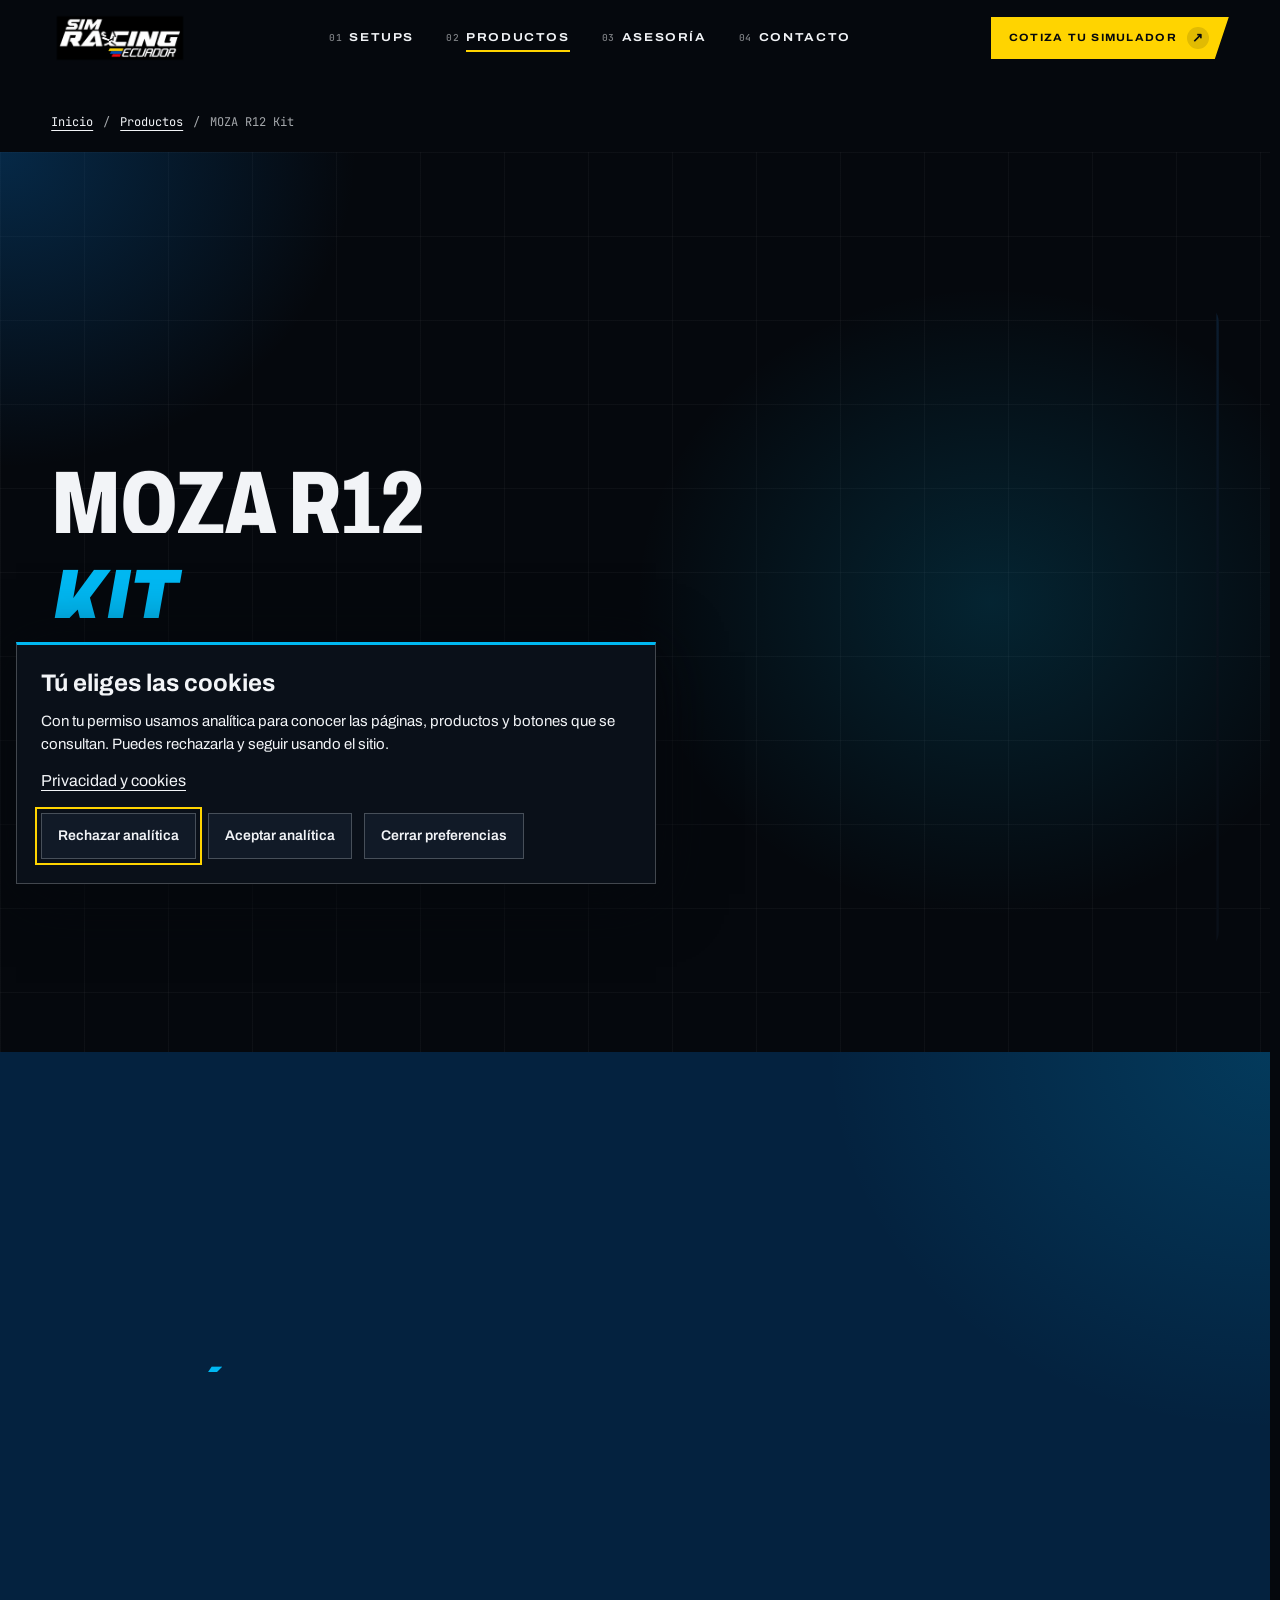
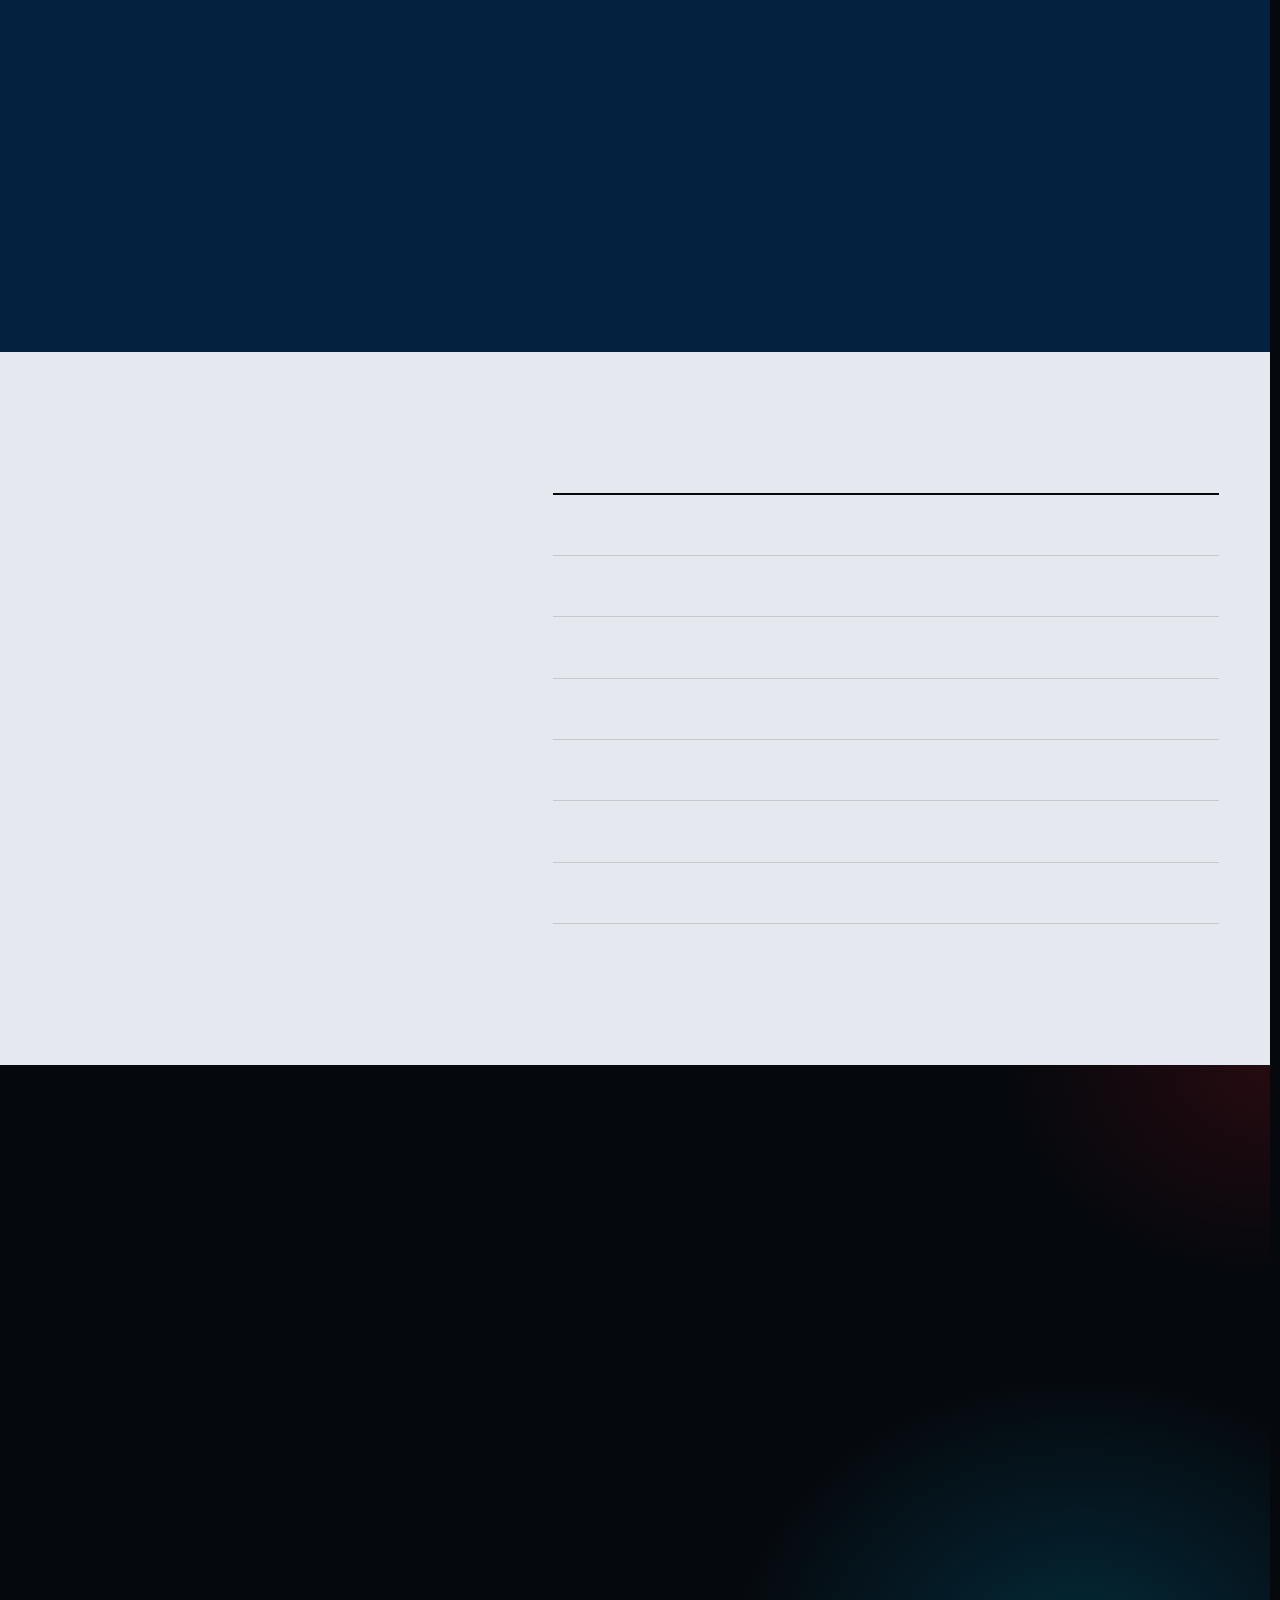
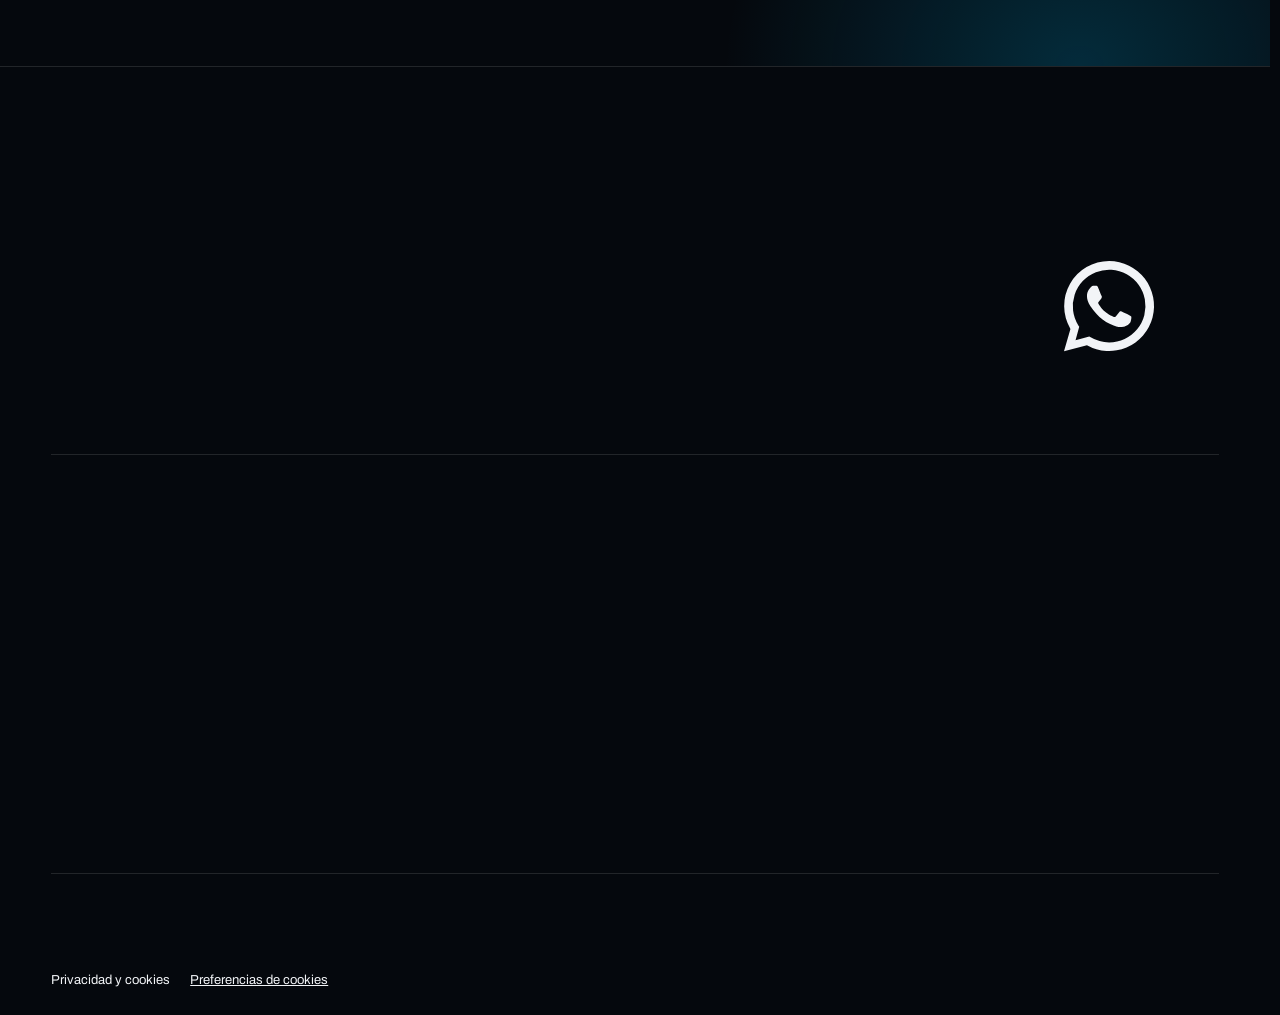
<file: moza-r12-kit.html>
<!doctype html>
<html lang="es" data-page="product"><head><meta charset="UTF-8" />
    <link rel="icon" type="image/x-icon" sizes="16x16 32x32 48x48 64x64 128x128 256x256" href="/favicon.ico" />
    <link rel="icon" type="image/png" sizes="512x512" href="/favicon-512.png" />
    <link rel="apple-touch-icon" sizes="180x180" href="/apple-touch-icon.png" />
    <link rel="manifest" href="/site.webmanifest" />
<meta name="viewport" content="width=device-width, initial-scale=1.0, viewport-fit=cover" /><meta name="theme-color" content="#05080D" /><meta http-equiv="Content-Security-Policy" content="default-src 'self'; base-uri 'self'; object-src 'none'; frame-ancestors 'none'; form-action 'self'; script-src 'self' https://www.googletagmanager.com; style-src 'self'; img-src 'self' data: https://www.google-analytics.com https://region1.google-analytics.com https://www.googletagmanager.com; font-src 'self'; media-src 'self'; frame-src https://www.youtube.com; connect-src 'self' https://www.google-analytics.com https://region1.google-analytics.com https://www.googletagmanager.com; manifest-src 'self'; worker-src 'none'; upgrade-insecure-requests" /><link rel="preload" href="fonts/archivo-latin-wdth-normal.woff2" as="font" type="font/woff2" crossorigin />
    <link rel="stylesheet" href="styles.css" />
    <script src="boot.js"></script>
    <script src="vendor/gsap.min.js" defer></script>
    <script src="vendor/ScrollTrigger.min.js" defer></script>
    <script src="vendor/lenis.min.js" defer></script>
    <script src="script.js" defer></script><script src="measurement-config.js?v=4f409ebb8b46" defer></script>
<script src="analytics-catalog.js?v=99fe6915961d" defer></script>
<script src="analytics.js?v=a59608e9687a" defer></script>
<!-- SEO: generated -->
<title>MOZA R12 Kit en Ecuador | Sim Racing Ecuador</title>
<meta name="description" content="MOZA R12 Kit de $1.820: base Direct Drive de 12 Nm, volante CS V2P y pedales CRP2. Solo disponible en kit; consulta disponibilidad." />
<link rel="canonical" href="https://simracingec.com/moza-r12-kit" />
<meta name="robots" content="index, follow, max-image-preview:large" />
<meta property="og:locale" content="es_EC" />
<meta property="og:type" content="product" />
<meta property="og:site_name" content="Sim Racing Ecuador" />
<meta property="og:title" content="MOZA R12 Kit en Ecuador | Sim Racing Ecuador" />
<meta property="og:description" content="MOZA R12 Kit de $1.820: base Direct Drive de 12 Nm, volante CS V2P y pedales CRP2. Solo disponible en kit; consulta disponibilidad." />
<meta property="og:url" content="https://simracingec.com/moza-r12-kit" />
<meta property="og:image" content="https://simracingec.com/optimized/moza-r12-kit-hero-cutout-ai.webp" />
<meta property="og:image:alt" content="MOZA R12 Kit" />
<meta name="twitter:card" content="summary_large_image" />
<meta name="twitter:title" content="MOZA R12 Kit en Ecuador | Sim Racing Ecuador" />
<meta name="twitter:description" content="MOZA R12 Kit de $1.820: base Direct Drive de 12 Nm, volante CS V2P y pedales CRP2. Solo disponible en kit; consulta disponibilidad." />
<meta name="twitter:image" content="https://simracingec.com/optimized/moza-r12-kit-hero-cutout-ai.webp" />
<script type="application/ld+json">{"@context": "https://schema.org", "@graph": [{"@type": "BreadcrumbList", "@id": "https://simracingec.com/moza-r12-kit#breadcrumbs", "itemListElement": [{"@type": "ListItem", "position": 1, "name": "Inicio", "item": "https://simracingec.com/"}, {"@type": "ListItem", "position": 2, "name": "Productos", "item": "https://simracingec.com/productos"}, {"@type": "ListItem", "position": 3, "name": "MOZA R12 Kit", "item": "https://simracingec.com/moza-r12-kit"}]}, {"@type": "ItemPage", "@id": "https://simracingec.com/moza-r12-kit#page", "url": "https://simracingec.com/moza-r12-kit", "name": "MOZA R12 Kit en Ecuador | Sim Racing Ecuador", "description": "MOZA R12 Kit de $1.820: base Direct Drive de 12 Nm, volante CS V2P y pedales CRP2. Solo disponible en kit; consulta disponibilidad.", "image": "https://simracingec.com/optimized/moza-r12-kit-hero-cutout-ai.webp", "inLanguage": "es-EC", "isPartOf": {"@id": "https://simracingec.com/#website"}}]}</script>
<!-- /SEO -->
</head>
<body class="product-detail-page moza-page"><a class="skip-link" href="#ficha">Saltar a la ficha técnica</a>
    <header class="site-header" data-header>
      <div class="shell header-bar">
        <a class="brand" href="/" aria-label="Sim Racing Ecuador, volver al inicio">
          <img src="optimized/logo.webp" alt="Sim Racing Ecuador" width="1200" height="462" decoding="async" />
        </a>
        <nav class="site-nav" id="site-nav" aria-label="Navegación principal">
          <a class="nav-link" href="index.html#setups"><span class="nav-index">01</span><span class="nav-label">Setups</span></a>
          <a class="nav-link" href="productos.html" aria-current="page"><span class="nav-index">02</span><span class="nav-label">Productos</span></a>
          <a class="nav-link" href="index.html#comunidad"><span class="nav-index">03</span><span class="nav-label">Asesoría</span></a>
          <a class="nav-link" href="#contacto"><span class="nav-index">04</span><span class="nav-label">Contacto</span></a>
          <div class="nav-extra">
            <a class="button button-yellow" href="https://wa.me/593989019836?text=Hola%2C%20quiero%20cotizar%20un%20simulador" target="_blank" rel="noopener noreferrer"><span>Cotiza tu simulador</span><span class="button-icon" aria-hidden="true">↗</span></a>
            <div class="nav-social">
              <a href="https://www.instagram.com/SimRacingEcuador/" target="_blank" rel="noopener noreferrer">Instagram</a>
              <a href="https://www.facebook.com/simracingecuador" target="_blank" rel="noopener noreferrer">Facebook</a>
              <a href="https://www.tiktok.com/@simracingec" target="_blank" rel="noopener noreferrer">TikTok</a>
            </div>
          </div>
        </nav>
        <div class="header-actions">
          <a class="button button-yellow button-small header-cta" href="https://wa.me/593989019836?text=Hola%2C%20quiero%20cotizar%20un%20simulador" target="_blank" rel="noopener noreferrer"><span>Cotiza tu simulador</span><span class="button-icon" aria-hidden="true">↗</span></a>
          <button class="menu-toggle" id="menu-toggle" type="button" aria-label="Menú principal" aria-expanded="false" aria-controls="site-nav">
            <span class="menu-toggle-label">Menú</span>
            <span class="menu-icon" aria-hidden="true"><i></i><i></i></span>
          </button>
        </div>
      </div>
      <div class="scroll-progress" aria-hidden="true"><span></span></div>
    </header>
<main id="contenido">
<nav class="seo-breadcrumb shell" aria-label="Ruta de navegación"><a href="/">Inicio</a> <span aria-hidden="true">/</span> <a href="/productos">Productos</a> <span aria-hidden="true">/</span> <span aria-current="page">MOZA R12 Kit</span></nav>
<section class="moza-hero moza-r12" aria-labelledby="r12-title"><div class="shell moza-hero-grid"><div><p class="catalog-route">MOZA / KIT COMPLETO</p><h1 id="r12-title">MOZA R12<br /><em>Kit.</em></h1><p>El kit para quien busca 12 Nm de fuerza, suavidad y control de nivel profesional.</p><div class="moza-buy-line"><strong>$1.820</strong><span>Solo disponible en kit</span></div><a class="catalog-jump" href="#ficha">Ver contenido del kit <span aria-hidden="true">↓</span></a></div><figure class="r3-bundle-visual"><img src="optimized/moza-r12-kit-hero-cutout-ai.webp" alt="Ilustración del kit completo MOZA R12 con base Direct Drive, volante CS V2P y pedales CRP2 de acelerador y freno" loading="eager" decoding="async" fetchpriority="high" width="1254" height="1254" /></figure></div></section>
<section class="moza-kit-section" id="ficha" aria-labelledby="r12-kit-title"><div class="shell"><div class="moza-kit-heading"><p class="product-code">Contenido del kit</p><h2 id="r12-kit-title">Una cabina<br /><span>sin límites.</span></h2><p>La configuración R12 se vende completa. No se comercializa por separado.</p></div><div class="moza-kit-parts"><article><img class="moza-kit-image" src="optimized/moza-r12-base-ai.webp" alt="Ilustración de la base Direct Drive MOZA R12 con carcasa de aluminio y conexión rápida" loading="lazy" decoding="async" width="1254" height="1254" /><span>01</span><h3>Base MOZA R12</h3><p>Base direct drive de 12 Nm con motor de alto par, NexGen 4.0 y refrigeración activa.</p></article><article><img class="moza-kit-image" src="optimized/moza-cs-v2p-wheel-ai.webp" alt="Ilustración del volante circular MOZA CS V2P con botones, controles giratorios, luces RGB y levas de fibra de carbono" loading="lazy" decoding="async" width="1254" height="1254" /><span>02</span><h3><a href="https://eu.mozaracing.com/es/products/cs-v2p-wheel" target="_blank" rel="noopener noreferrer">Volante CS V2P ↗</a></h3><p>Chasis de aluminio, levas fotoeléctricas de fibra de carbono, indicador RGB y botones programables.</p></article><article><img class="moza-kit-image" src="optimized/moza-crp2-pedals-ai.webp" alt="Ilustración de los pedales MOZA CRP2 de acelerador y freno sobre su plataforma, con placas de textura hexagonal" loading="lazy" decoding="async" width="1254" height="1254" /><span>03</span><h3><a href="https://eu.mozaracing.com/es/products/crp2-pedals" target="_blank" rel="noopener noreferrer">Pedales CRP2 ↗</a></h3><p>Pedales de aluminio CNC con célula de carga de 200 kg y sensor de 15 bits.</p></article></div></div></section>
<section class="moza-spec-section moza-kit-specs" aria-labelledby="r12-specs"><div class="shell moza-spec-grid"><div><p class="product-code">Ficha técnica</p><h2 id="r12-specs">12 Nm de<br /><span>respuesta.</span></h2><p>Una base pensada para pilotos que quieren una lectura suave, precisa e inmersiva de la pista.</p></div><table><caption>Especificaciones base MOZA R12</caption><tbody><tr><th scope="row">Sistema FFB</th><td>Servo motor Direct Drive</td></tr><tr><th scope="row">Par máximo</th><td>12 Nm</td></tr><tr><th scope="row">Algoritmo FFB</th><td>NexGen 4.0</td></tr><tr><th scope="row">Diseño de motor</th><td>Polos inclinados para reducir el cogging</td></tr><tr><th scope="row">Carcasa</th><td>Aleación de aluminio de grado aeroespacial</td></tr><tr><th scope="row">Refrigeración</th><td>Activa</td></tr><tr><th scope="row">Venta</th><td>Solo disponible en kit</td></tr></tbody></table></div></section>
<section class="moza-close"><div class="shell"><p class="product-code">MOZA R12 Kit / $1.820</p><h2>La fuerza<br />de la pista.</h2><a class="button button-yellow" href="productos.html#volantes-pedales">Volver a productos <span aria-hidden="true">↗</span></a></div></section></main>
    <footer class="site-footer" id="contacto" data-theme="dark">
      <div class="shell footer-top">
        <p class="eyebrow">¿Listo para tu próxima vuelta?</p>
        <a class="footer-cta" href="https://wa.me/593989019836?text=Hola%2C%20quiero%20cotizar%20un%20simulador" target="_blank" rel="noopener noreferrer"><span>Hablemos de tu setup</span><svg class="footer-cta-icon" viewBox="0 0 24 24" aria-hidden="true" fill="currentColor"><path d="M12.01 0a11.97 11.97 0 0 0-10.3 18.06L0 24l6.1-1.6a11.97 11.97 0 1 0 5.91-22.4zm0 21.65a9.65 9.65 0 0 1-4.93-1.34l-.35-.21-3.66.96.98-3.57-.23-.37A9.66 9.66 0 1 1 12.01 21.65zm5.3-7.24c-.29-.15-1.72-.85-1.99-.95-.27-.1-.46-.15-.65.15-.2.29-.75.95-.92 1.14-.17.19-.34.22-.63.07-.29-.15-1.23-.45-2.34-1.44-.87-.77-1.45-1.73-1.62-2.02-.17-.29-.02-.45.13-.59.13-.13.29-.34.43-.51.15-.17.2-.29.29-.48.1-.2.05-.37-.02-.51-.08-.15-.66-1.58-.9-2.16-.24-.57-.48-.49-.65-.5h-.56c-.19 0-.5.07-.76.36-.26.29-1.01.99-1.01 2.42 0 1.43 1.04 2.81 1.18 3 .15.2 2.05 3.13 4.97 4.39.69.3 1.23.48 1.66.61.7.22 1.33.19 1.83.12.56-.08 1.72-.7 1.96-1.38.24-.68.24-1.26.17-1.38-.07-.12-.27-.2-.56-.34z"/></svg></a>
      </div>
      <div class="shell footer-grid">
        <div class="footer-brand-block">
          <a class="brand footer-brand" href="/" aria-label="Sim Racing Ecuador, volver al inicio"><img src="optimized/logo.webp" alt="Sim Racing Ecuador" loading="lazy" decoding="async" width="1200" height="462" /></a>
          <p>Equipos y asesoría para simulación de carreras en Ecuador. Tu mejor experiencia.</p>
        </div>
        <div class="footer-column"><span class="footer-kicker">Dirección</span><a href="https://www.google.com/maps/place/SimRacing+Ecuador/@-0.1675966,-78.4717231,17z/data=!3m1!4b1!4m14!1m7!3m6!1s0x91d59073868a1c31:0xdc826ff77dbb0add!2sRacing+Hobbies!8m2!3d-0.1675533!4d-78.4692233!16s%2Fg%2F11g718x39n!3m5!1s0x91d591179e1b5f7d:0xf21f2dfff4a8262a!8m2!3d-0.1675966!4d-78.4691482!16s%2Fg%2F11sszm2c_z" target="_blank" rel="noopener noreferrer">Ver en Google Maps</a><p>Av. Eloy Alfaro 40-348, Quito</p><p>Tienda física en Quito</p><p>Atención con cita previa</p><p>Envíos a todo el Ecuador</p></div>
        <div class="footer-column"><span class="footer-kicker">Contacto</span><a href="tel:+593989019836">Teléfono: 098 901 9836</a><a href="tel:+593989019836">Llamar directamente</a><a href="https://wa.me/593989019836" target="_blank" rel="noopener noreferrer">WhatsApp</a></div>
        <div class="footer-column"><span class="footer-kicker">Redes</span><a href="https://www.instagram.com/SimRacingEcuador/" target="_blank" rel="noopener noreferrer">Instagram</a><a href="https://www.facebook.com/simracingecuador" target="_blank" rel="noopener noreferrer">Facebook</a><a href="https://www.tiktok.com/@simracingec" target="_blank" rel="noopener noreferrer">TikTok</a></div>
      </div>
      <div class="footer-wordmark" aria-hidden="true"><span>Sim Racing</span><span>Ecuador</span></div>
      <div class="shell footer-bottom">
        <div class="footer-links"><a href="index.html#setups">Setups</a><a href="productos.html">Productos</a><a href="index.html#comunidad">Asesoría</a><a href="#contacto">Contacto</a></div>
        <p>© 2026 Sim Racing Ecuador · Todos los derechos reservados.</p>
        <a class="back-to-top" href="#contenido"><span>Volver arriba</span><span aria-hidden="true">↑</span></a>
      </div>
    <div class="shell privacy-links"><a href="/privacidad">Privacidad y cookies</a> <button type="button" data-consent-open>Preferencias de cookies</button></div></footer><section class="consent-panel" id="consent-panel" aria-labelledby="consent-title" role="region" hidden data-lenis-prevent>
  <h2 id="consent-title">Tú eliges las cookies</h2>
  <p>Con tu permiso usamos analítica para conocer las páginas, productos y botones que se consultan. Puedes rechazarla y seguir usando el sitio.</p>
  <a href="/privacidad">Privacidad y cookies</a>
  <div class="consent-actions"><button type="button" class="consent-button" data-consent-reject>Rechazar analítica</button><button type="button" class="consent-button" data-consent-accept>Aceptar analítica</button><button type="button" class="consent-button" data-consent-close>Cerrar preferencias</button></div>
</section>
</body></html>
</file>
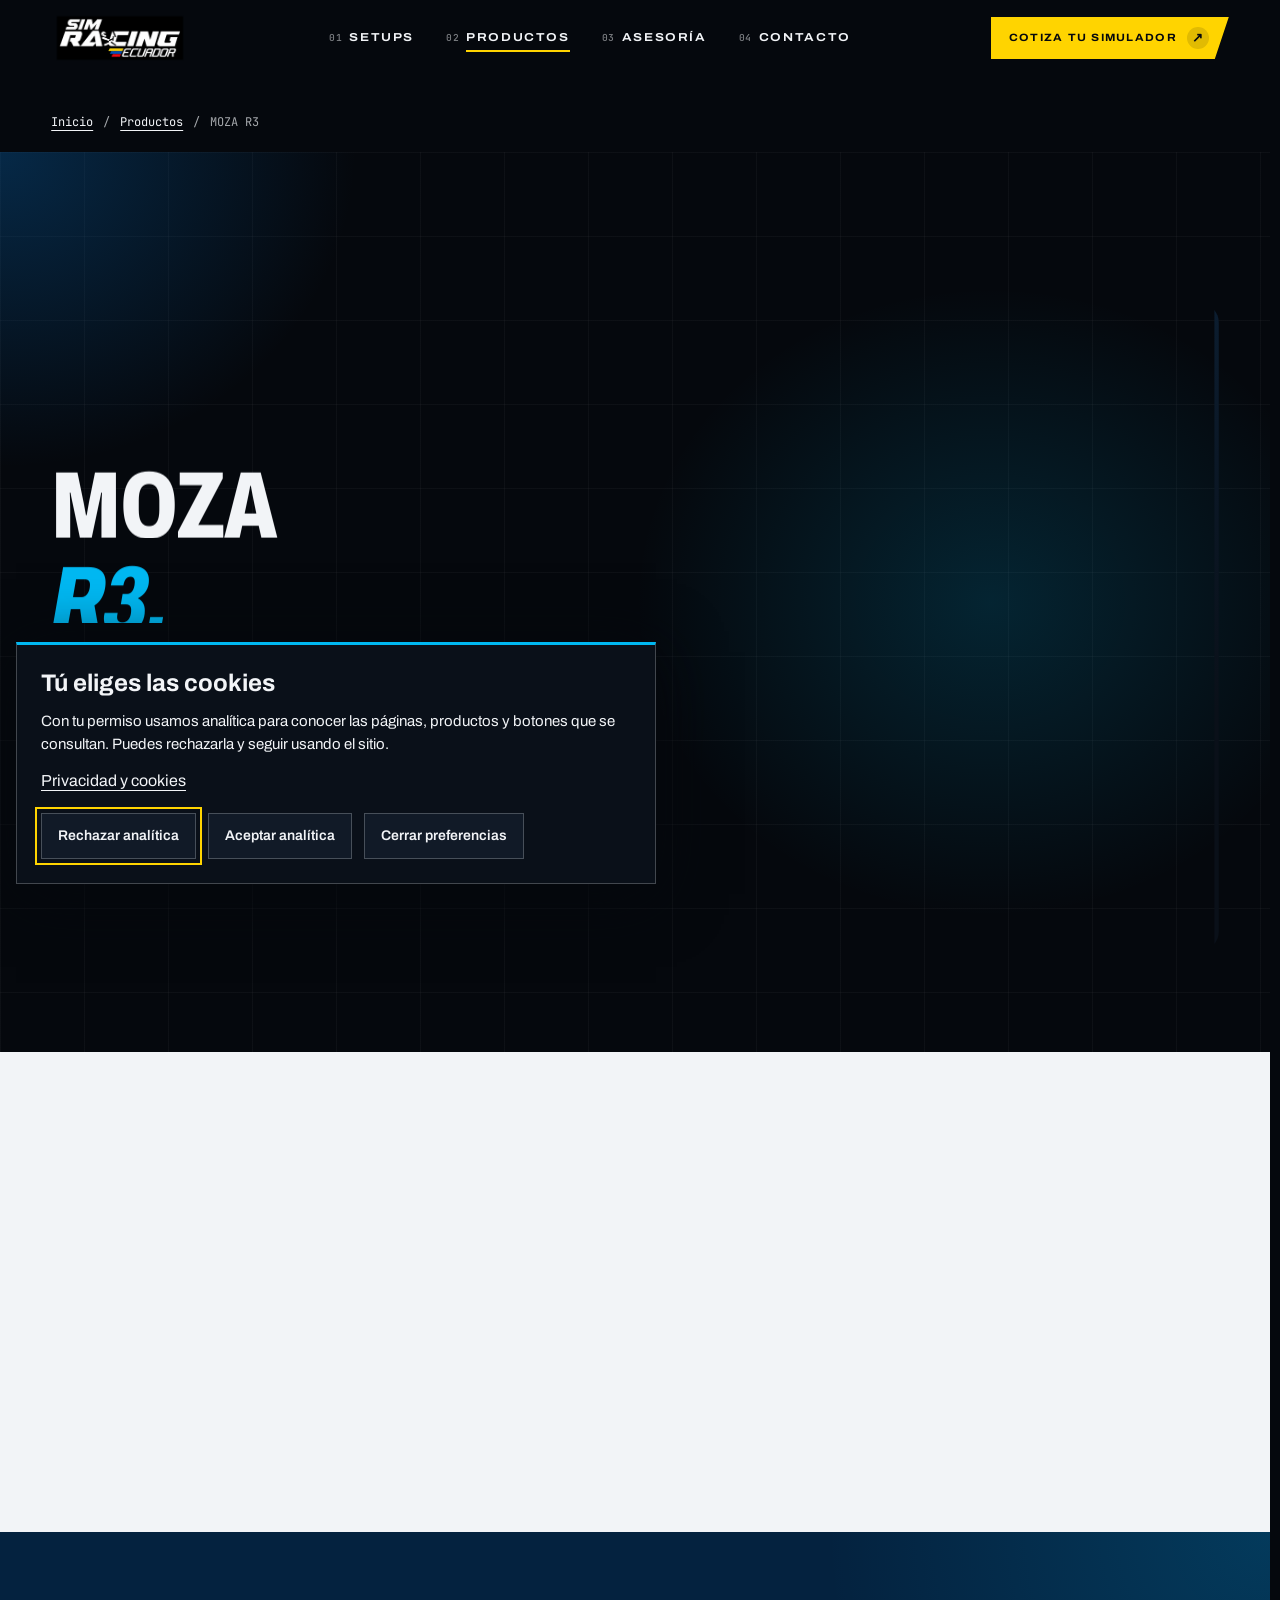
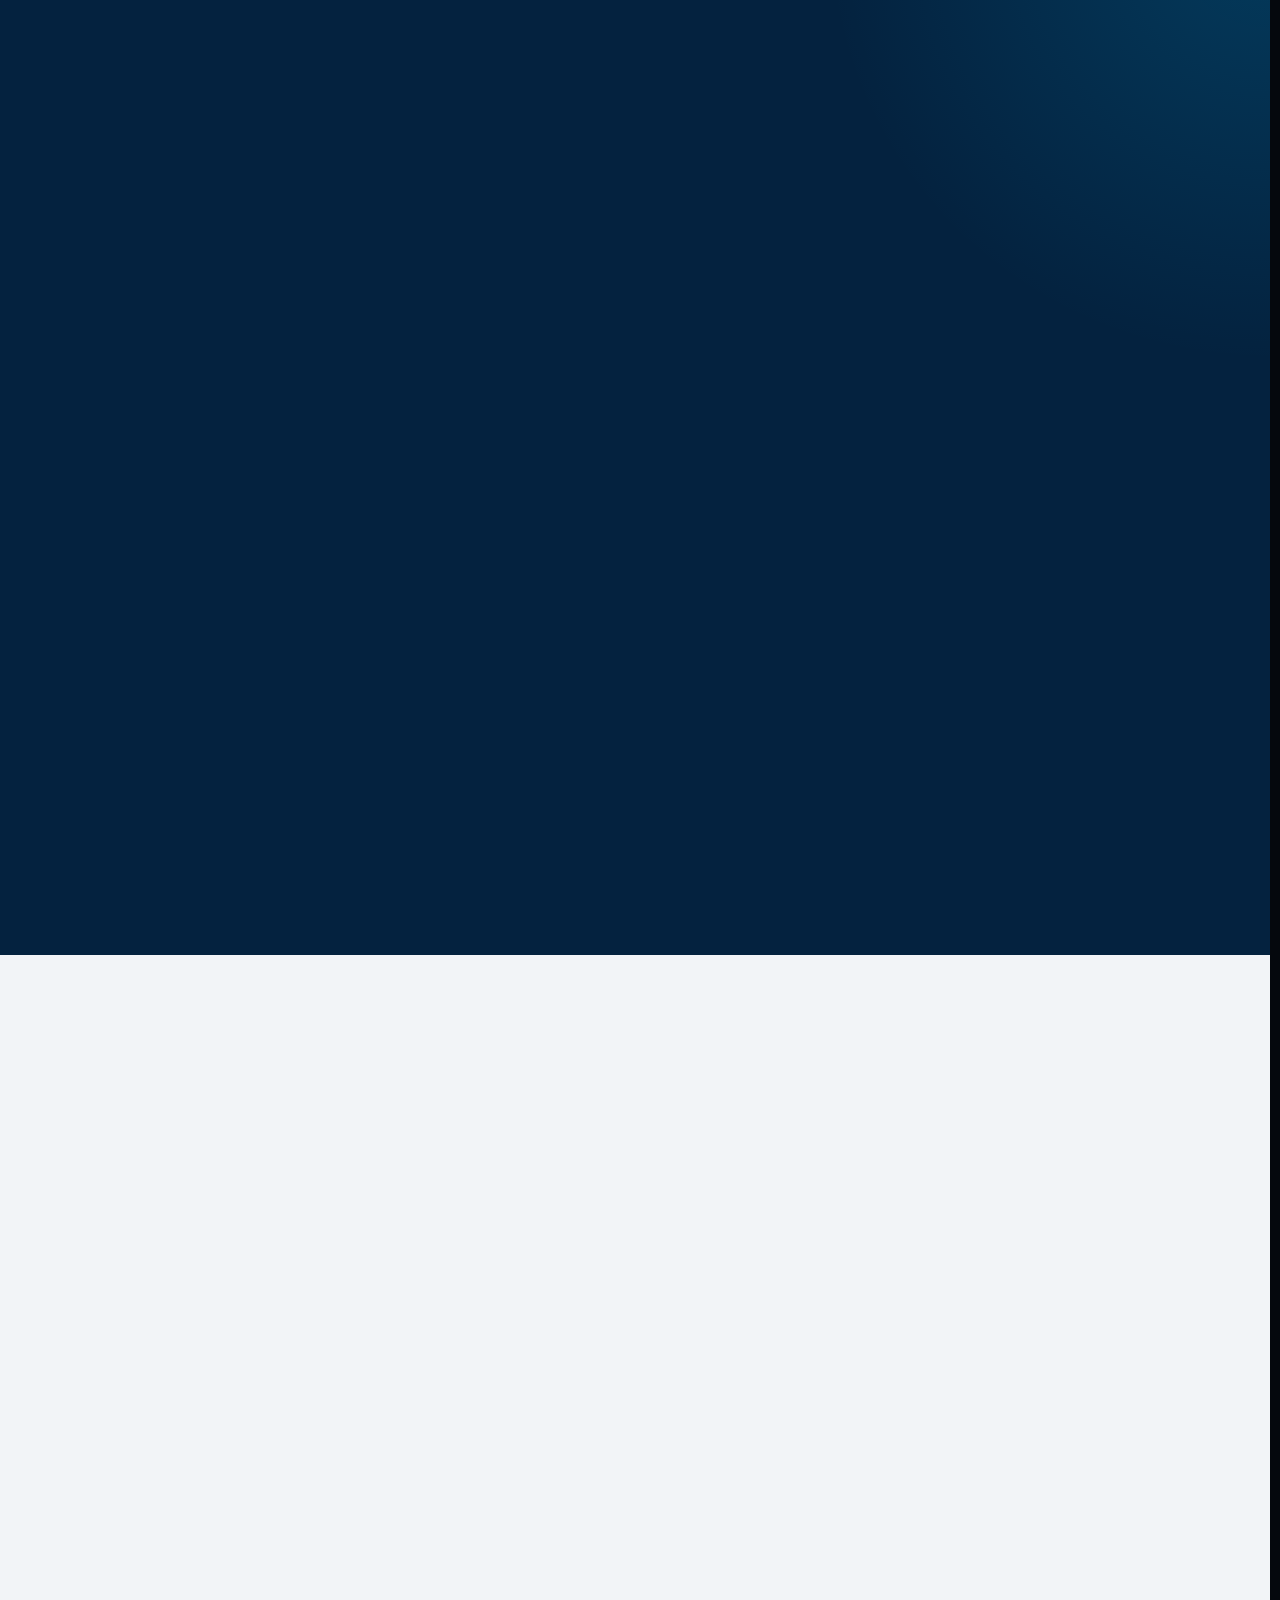
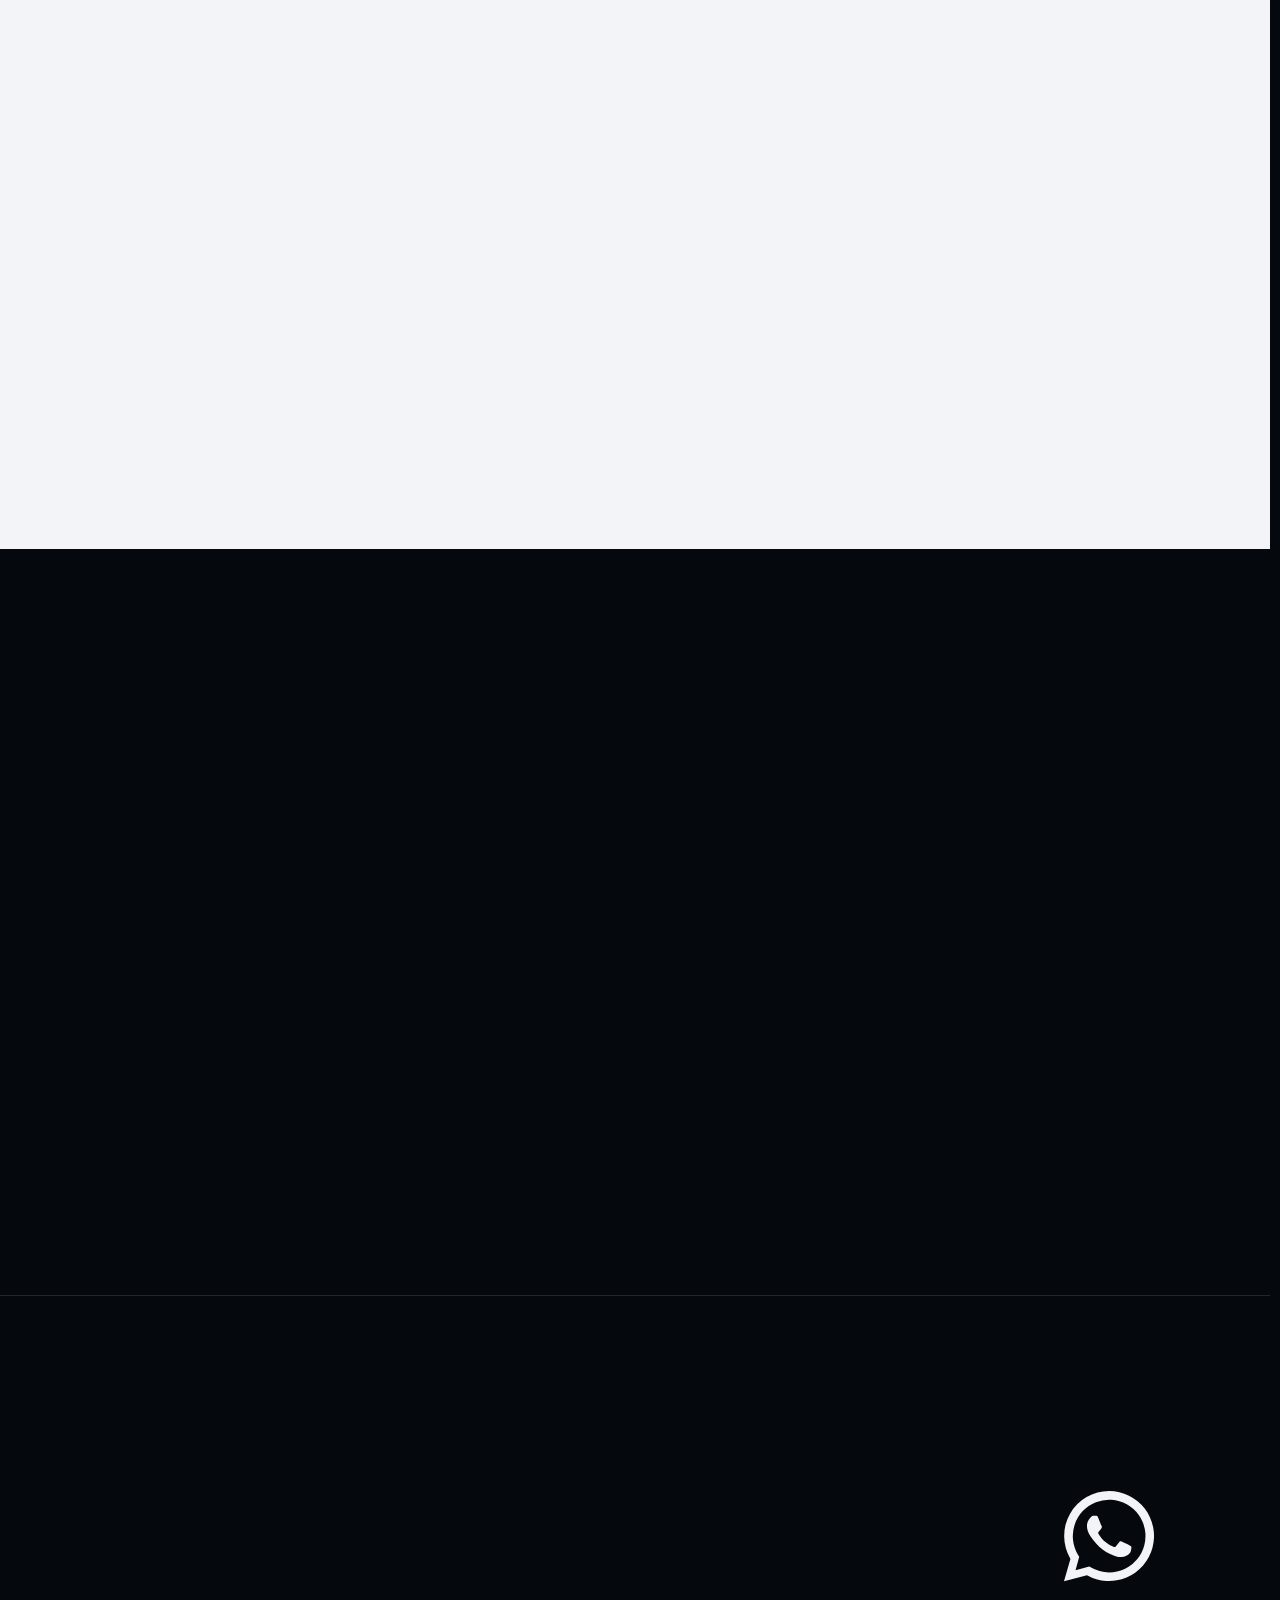
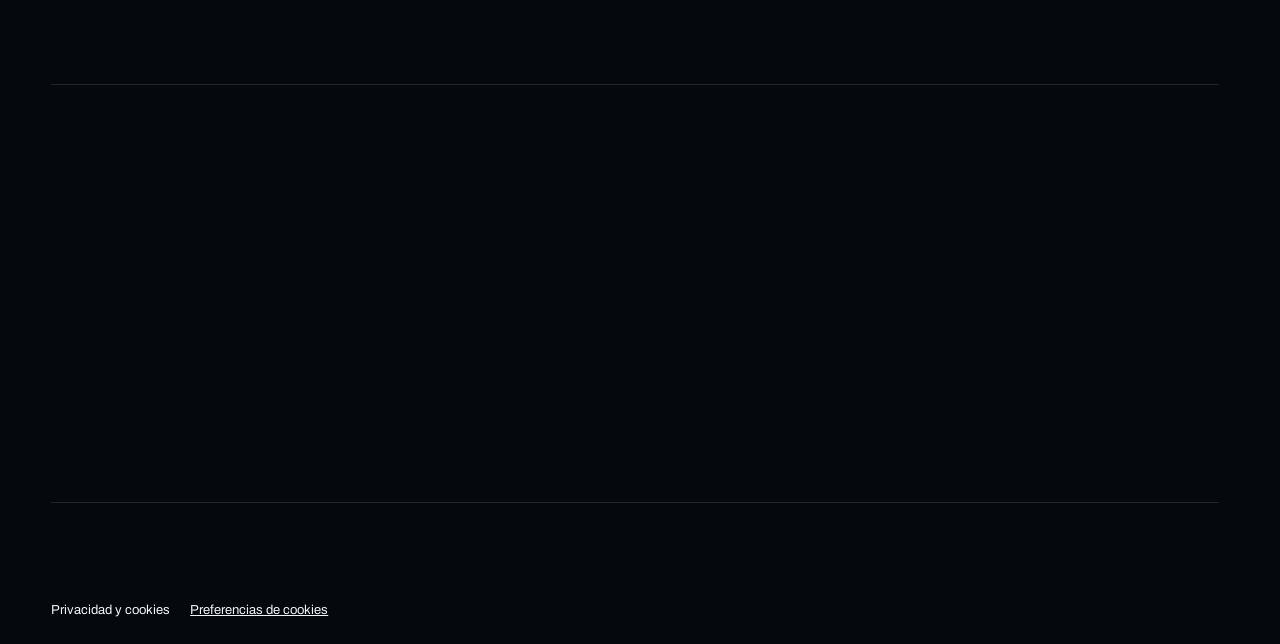
<file: moza-r3.html>
<!doctype html>
<html lang="es" data-page="product">
<head>
  <meta charset="UTF-8" />
    <link rel="icon" type="image/x-icon" sizes="16x16 32x32 48x48 64x64 128x128 256x256" href="/favicon.ico" />
    <link rel="icon" type="image/png" sizes="512x512" href="/favicon-512.png" />
    <link rel="apple-touch-icon" sizes="180x180" href="/apple-touch-icon.png" />
    <link rel="manifest" href="/site.webmanifest" />

  <meta name="viewport" content="width=device-width, initial-scale=1.0, viewport-fit=cover" />
  <meta name="theme-color" content="#05080D" />
  <meta http-equiv="Content-Security-Policy" content="default-src 'self'; base-uri 'self'; object-src 'none'; frame-ancestors 'none'; form-action 'self'; script-src 'self' https://www.googletagmanager.com; style-src 'self'; img-src 'self' data: https://www.google-analytics.com https://region1.google-analytics.com https://www.googletagmanager.com; font-src 'self'; media-src 'self'; frame-src https://www.youtube.com; connect-src 'self' https://www.google-analytics.com https://region1.google-analytics.com https://www.googletagmanager.com; manifest-src 'self'; worker-src 'none'; upgrade-insecure-requests" />
    <link rel="preload" href="fonts/archivo-latin-wdth-normal.woff2" as="font" type="font/woff2" crossorigin />
    <link rel="stylesheet" href="styles.css" />
    <script src="boot.js"></script>
    <script src="vendor/gsap.min.js" defer></script>
    <script src="vendor/ScrollTrigger.min.js" defer></script>
    <script src="vendor/lenis.min.js" defer></script>
    <script src="script.js" defer></script>
<script src="measurement-config.js?v=4f409ebb8b46" defer></script>
<script src="analytics-catalog.js?v=99fe6915961d" defer></script>
<script src="analytics.js?v=a59608e9687a" defer></script>
<!-- SEO: generated -->
<title>MOZA R3 para PC y Xbox en Ecuador | Sim Racing Ecuador</title>
<meta name="description" content="MOZA R3 Bundle de $580: Direct Drive de 3,9 Nm, volante y pedales SR-P Lite para PC y Xbox. Revisa la ficha y consulta disponibilidad." />
<link rel="canonical" href="https://simracingec.com/moza-r3" />
<meta name="robots" content="index, follow, max-image-preview:large" />
<meta property="og:locale" content="es_EC" />
<meta property="og:type" content="product" />
<meta property="og:site_name" content="Sim Racing Ecuador" />
<meta property="og:title" content="MOZA R3 para PC y Xbox en Ecuador | Sim Racing Ecuador" />
<meta property="og:description" content="MOZA R3 Bundle de $580: Direct Drive de 3,9 Nm, volante y pedales SR-P Lite para PC y Xbox. Revisa la ficha y consulta disponibilidad." />
<meta property="og:url" content="https://simracingec.com/moza-r3" />
<meta property="og:image" content="https://simracingec.com/optimized/r3-bundle-cut.webp" />
<meta property="og:image:alt" content="MOZA R3" />
<meta name="twitter:card" content="summary_large_image" />
<meta name="twitter:title" content="MOZA R3 para PC y Xbox en Ecuador | Sim Racing Ecuador" />
<meta name="twitter:description" content="MOZA R3 Bundle de $580: Direct Drive de 3,9 Nm, volante y pedales SR-P Lite para PC y Xbox. Revisa la ficha y consulta disponibilidad." />
<meta name="twitter:image" content="https://simracingec.com/optimized/r3-bundle-cut.webp" />
<script type="application/ld+json">{"@context": "https://schema.org", "@graph": [{"@type": "BreadcrumbList", "@id": "https://simracingec.com/moza-r3#breadcrumbs", "itemListElement": [{"@type": "ListItem", "position": 1, "name": "Inicio", "item": "https://simracingec.com/"}, {"@type": "ListItem", "position": 2, "name": "Productos", "item": "https://simracingec.com/productos"}, {"@type": "ListItem", "position": 3, "name": "MOZA R3", "item": "https://simracingec.com/moza-r3"}]}, {"@type": "ItemPage", "@id": "https://simracingec.com/moza-r3#page", "url": "https://simracingec.com/moza-r3", "name": "MOZA R3 para PC y Xbox en Ecuador | Sim Racing Ecuador", "description": "MOZA R3 Bundle de $580: Direct Drive de 3,9 Nm, volante y pedales SR-P Lite para PC y Xbox. Revisa la ficha y consulta disponibilidad.", "image": "https://simracingec.com/optimized/r3-bundle-cut.webp", "inLanguage": "es-EC", "isPartOf": {"@id": "https://simracingec.com/#website"}}]}</script>
<!-- /SEO -->
</head>
<body class="product-detail-page moza-page r3-detail-page">
  <a class="skip-link" href="#ficha">Saltar a la ficha técnica</a>
      <header class="site-header" data-header>
      <div class="shell header-bar">
        <a class="brand" href="/" aria-label="Sim Racing Ecuador, volver al inicio">
          <img src="optimized/logo.webp" alt="Sim Racing Ecuador" width="1200" height="462" decoding="async" />
        </a>
        <nav class="site-nav" id="site-nav" aria-label="Navegación principal">
          <a class="nav-link" href="index.html#setups"><span class="nav-index">01</span><span class="nav-label">Setups</span></a>
          <a class="nav-link" href="productos.html" aria-current="page"><span class="nav-index">02</span><span class="nav-label">Productos</span></a>
          <a class="nav-link" href="index.html#comunidad"><span class="nav-index">03</span><span class="nav-label">Asesoría</span></a>
          <a class="nav-link" href="#contacto"><span class="nav-index">04</span><span class="nav-label">Contacto</span></a>
          <div class="nav-extra">
            <a class="button button-yellow" href="https://wa.me/593989019836?text=Hola%2C%20quiero%20cotizar%20un%20simulador" target="_blank" rel="noopener noreferrer"><span>Cotiza tu simulador</span><span class="button-icon" aria-hidden="true">↗</span></a>
            <div class="nav-social">
              <a href="https://www.instagram.com/SimRacingEcuador/" target="_blank" rel="noopener noreferrer">Instagram</a>
              <a href="https://www.facebook.com/simracingecuador" target="_blank" rel="noopener noreferrer">Facebook</a>
              <a href="https://www.tiktok.com/@simracingec" target="_blank" rel="noopener noreferrer">TikTok</a>
            </div>
          </div>
        </nav>
        <div class="header-actions">
          <a class="button button-yellow button-small header-cta" href="https://wa.me/593989019836?text=Hola%2C%20quiero%20cotizar%20un%20simulador" target="_blank" rel="noopener noreferrer"><span>Cotiza tu simulador</span><span class="button-icon" aria-hidden="true">↗</span></a>
          <button class="menu-toggle" id="menu-toggle" type="button" aria-label="Menú principal" aria-expanded="false" aria-controls="site-nav">
            <span class="menu-toggle-label">Menú</span>
            <span class="menu-icon" aria-hidden="true"><i></i><i></i></span>
          </button>
        </div>
      </div>
      <div class="scroll-progress" aria-hidden="true"><span></span></div>
    </header>

  <main id="contenido">
<nav class="seo-breadcrumb shell" aria-label="Ruta de navegación"><a href="/">Inicio</a> <span aria-hidden="true">/</span> <a href="/productos">Productos</a> <span aria-hidden="true">/</span> <span aria-current="page">MOZA R3</span></nav>
<section class="r3-product-hero" aria-labelledby="r3-title">
      <div class="shell r3-product-hero-grid">
        <div class="r3-hero-copy">
          <p class="catalog-route">MOZA / R3 RACING WHEEL &amp; PEDALS</p>
          <p class="r3-platform">Compatible con PC y Xbox</p>
          <h1 id="r3-title">MOZA<br /><em>R3.</em></h1>
          <p>Un paquete Direct Drive para subir de nivel: dirección suave, precisa y con una respuesta que se siente en cada vuelta.</p>
          <div class="moza-buy-line"><strong>$580</strong><a class="buy-ask" href="https://wa.me/593989019836?text=Hola%2C%20quiero%20consultar%20la%20disponibilidad%20del%20MOZA%20R3" target="_blank" rel="noopener noreferrer">Consultar disponibilidad <span aria-hidden="true">↗</span></a></div>
          <a class="catalog-jump" href="#ficha">Conocer el paquete <span aria-hidden="true">↓</span></a>
        </div>
        <figure class="r3-bundle-visual">
          <img src="optimized/r3-bundle-cut.webp" alt="Paquete MOZA R3 con volante, base Direct Drive, pedales y abrazaderas de mesa" loading="eager" decoding="async" fetchpriority="high" width="1400" height="961" />
        </figure>
      </div>
    </section>

    <section class="r3-intro" aria-labelledby="r3-intro-title">
      <div class="shell r3-intro-grid">
        <p class="product-code">EL PAQUETE</p>
        <h2 id="r3-intro-title">Direct Drive<br /><span>para empezar.</span></h2>
        <div>
          <p>El paquete MOZA R3 Racing Wheel &amp; Pedals reúne una base de transmisión directa, volante y pedales SR-P Lite para una experiencia de simulación inmersiva y fiable.</p>
          <p>Es una mejora clara frente a sistemas por correa o engranajes, tanto para quien empieza como para el piloto que busca más fidelidad y control en pista.</p>
        </div>
      </div>
    </section>

    <section class="r3-components" id="ficha" aria-labelledby="r3-components-title">
      <div class="shell">
        <div class="product-section-heading product-section-heading-dark">
          <p class="product-code">INCLUYE</p>
          <h2 id="r3-components-title">Todo en<br /><span>una vuelta.</span></h2>
        </div>
        <div class="r3-component-grid">
          <article class="r3-component-card r3-component-base">
            <figure><img src="optimized/r3-base-ai.webp" alt="Base MOZA R3 DD Direct Drive" loading="lazy" decoding="async" width="1254" height="1254" /></figure>
            <div><span class="product-code">01 / BASE</span><h3>R3 DD</h3><p>3,9 Nm de par máximo, encoder de 15 bits y respuesta USB de 1000 Hz.</p></div>
          </article>
          <article class="r3-component-card r3-component-wheel">
            <figure><img src="optimized/r3-wheel-ai.webp" alt="Volante MOZA R3 de 280 milímetros con botones y luces RGB" loading="lazy" decoding="async" width="1254" height="1254" /></figure>
            <div><span class="product-code">02 / VOLANTE</span><h3>R3 Racing<br />Wheel</h3><p>22 botones, levas de aluminio y 10 LED RGB para el régimen de revoluciones.</p></div>
          </article>
          <article class="r3-component-card r3-component-pedals">
            <figure><img src="optimized/r3-pedals-ai.webp" alt="Pedales MOZA SR-P Lite de acero" loading="lazy" decoding="async" width="1254" height="1254" /></figure>
            <div><span class="product-code">03 / PEDALES</span><h3>SR-P Lite</h3><p>Pedales de acero de alta resistencia con sensor Hall en el acelerador y ajustes personalizables.</p></div>
          </article>
        </div>
      </div>
    </section>

    <section class="r3-specs" aria-labelledby="r3-spec-title">
      <div class="shell r3-specs-layout">
        <div class="r3-spec-heading">
          <p class="product-code">FICHA TÉCNICA</p>
          <h2 id="r3-spec-title">Tu setup,<br /><span>al detalle.</span></h2>
          <p>Las especificaciones de los tres componentes incluidos en el paquete MOZA R3.</p>
        </div>
        <div class="r3-spec-tables">
          <section class="r3-spec-block" aria-labelledby="base-specs-title">
            <h3 id="base-specs-title">Base MOZA R3 DD</h3>
            <table><caption>Especificaciones de la base MOZA R3 DD</caption><tbody>
              <tr><th scope="row">Tipo de transmisión</th><td>Direct Drive</td></tr><tr><th scope="row">Par máximo</th><td>3,9 Nm</td></tr><tr><th scope="row">Rotación máxima</th><td>Ilimitada</td></tr><tr><th scope="row">Material de carcasa</th><td>Aleación de aluminio de aviación</td></tr><tr><th scope="row">Color</th><td>Negro</td></tr><tr><th scope="row">Potencia nominal</th><td>60 W</td></tr><tr><th scope="row">Voltaje de entrada</th><td>110 V–220 V CA → 12 V CC</td></tr><tr><th scope="row">Resolución del codificador</th><td>Codificador de 15 bits</td></tr><tr><th scope="row">Frecuencia USB</th><td>1000 Hz</td></tr><tr><th scope="row">Aplicación</th><td>Compatible</td></tr><tr><th scope="row">Liberación rápida</th><td>Compatible</td></tr><tr><th scope="row">Puertos</th><td>Alimentación, entrada de CC, pedal, USB y tablero</td></tr><tr><th scope="row">Montaje</th><td>4 orificios en la parte inferior</td></tr><tr><th scope="row">Abrazadera de mesa</th><td>Incluida</td></tr><tr><th scope="row">Firmware en línea</th><td>Compatible</td></tr><tr><th scope="row">Accesorios</th><td>Manual y garantía, fuente de alimentación, cable de datos y kit de herramientas</td></tr>
            </tbody></table>
          </section>
          <section class="r3-spec-block" aria-labelledby="wheel-specs-title">
            <h3 id="wheel-specs-title">Volante MOZA R3</h3>
            <table><caption>Especificaciones del volante MOZA R3</caption><tbody>
              <tr><th scope="row">Plataforma</th><td>Compatible con PC y Xbox</td></tr><tr><th scope="row">Empuñaduras</th><td>ISF PU</td></tr><tr><th scope="row">Placa frontal</th><td>Aleación de aluminio</td></tr><tr><th scope="row">Palancas de cambio</th><td>Aleación de aluminio</td></tr><tr><th scope="row">Tamaño</th><td>280 mm</td></tr><tr><th scope="row">Controles</th><td>22 botones</td></tr><tr><th scope="row">Luz RPM</th><td>10 LED RGB de alto brillo</td></tr><tr><th scope="row">Telemetría inteligente</th><td>Compatible</td></tr><tr><th scope="row">Ajuste de LED RPM</th><td>Totalmente ajustable a través de MOZA Pit House</td></tr><tr><th scope="row">Método de liberación</th><td>Liberación rápida MOZA</td></tr>
            </tbody></table>
          </section>
          <section class="r3-spec-block" aria-labelledby="pedal-specs-title">
            <h3 id="pedal-specs-title">Pedales SR-P Lite</h3>
            <table><caption>Especificaciones de los pedales SR-P Lite</caption><tbody>
              <tr><th scope="row">Material de la placa</th><td>Acero de alta resistencia</td></tr><tr><th scope="row">Material</th><td>Acero de alta resistencia</td></tr><tr><th scope="row">Color</th><td>Negro</td></tr><tr><th scope="row">Sensor del acelerador</th><td>Sensor Hall</td></tr><tr><th scope="row">Espacio entre pedales</th><td>Ajustable</td></tr><tr><th scope="row">Altura de placa</th><td>Ajustable</td></tr><tr><th scope="row">Ajuste de entrada</th><td>Compatible</td></tr><tr><th scope="row">Inversión de entrada</th><td>Compatible</td></tr><tr><th scope="row">Curva de salida</th><td>Compatible</td></tr>
            </tbody></table>
          </section>
        </div>
      </div>
    </section>

    <section class="r3-compatibility" aria-labelledby="r3-compatibility-title">
      <div class="shell r3-compatibility-grid">
        <div><p class="product-code">PLATAFORMAS Y JUEGOS</p><h2 id="r3-compatibility-title">Listo para<br /><span>la pista.</span></h2><p>Compatible con PC y Xbox. Encuentra simuladores y juegos de conducción para completar tu setup.</p><a class="button button-yellow" href="productos.html#volantes-pedales">Volver a productos <span aria-hidden="true">↗</span></a></div>
        <div class="r3-game-list" aria-label="Juegos compatibles en PC">
          <div class="r3-game-list-heading"><span class="product-code">PC</span><h3>Juegos compatibles</h3><p>Selección de títulos de simulación y conducción.</p></div>
          <div class="r3-game-columns">
            <ul><li>Assetto Corsa</li><li>Assetto Corsa Competizione</li><li>Dirt Rally</li><li>Dirt Rally 2.0</li><li>Dirt 4</li><li>F1 2018–F1 2024</li><li>Project CARS 1</li><li>Project CARS 2</li><li>Project CARS 3</li></ul>
            <ul><li>iRacing</li><li>Forza Horizon 5</li><li>Live for Speed</li><li>Automobilista</li><li>Automobilista 2</li><li>Richard Burns Rally</li><li>rFactor 2</li><li>SnowRunner</li><li>Euro Truck Simulator 2</li></ul>
            <ul><li>American Truck Simulator</li><li>KartKraft</li><li>WRC G</li><li>WRC 9</li><li>WRC 10</li><li>BeamNG.drive</li><li>MudRunner</li><li>Wreckfest</li><li>RaceRoom Racing Experience</li><li>CarX Drift Racing</li></ul>
          </div>
        </div>
      </div>
    </section>
  </main>

      <footer class="site-footer" id="contacto" data-theme="dark">
      <div class="shell footer-top">
        <p class="eyebrow">¿Listo para tu próxima vuelta?</p>
        <a class="footer-cta" href="https://wa.me/593989019836?text=Hola%2C%20quiero%20cotizar%20un%20simulador" target="_blank" rel="noopener noreferrer"><span>Hablemos de tu setup</span><svg class="footer-cta-icon" viewBox="0 0 24 24" aria-hidden="true" fill="currentColor"><path d="M12.01 0a11.97 11.97 0 0 0-10.3 18.06L0 24l6.1-1.6a11.97 11.97 0 1 0 5.91-22.4zm0 21.65a9.65 9.65 0 0 1-4.93-1.34l-.35-.21-3.66.96.98-3.57-.23-.37A9.66 9.66 0 1 1 12.01 21.65zm5.3-7.24c-.29-.15-1.72-.85-1.99-.95-.27-.1-.46-.15-.65.15-.2.29-.75.95-.92 1.14-.17.19-.34.22-.63.07-.29-.15-1.23-.45-2.34-1.44-.87-.77-1.45-1.73-1.62-2.02-.17-.29-.02-.45.13-.59.13-.13.29-.34.43-.51.15-.17.2-.29.29-.48.1-.2.05-.37-.02-.51-.08-.15-.66-1.58-.9-2.16-.24-.57-.48-.49-.65-.5h-.56c-.19 0-.5.07-.76.36-.26.29-1.01.99-1.01 2.42 0 1.43 1.04 2.81 1.18 3 .15.2 2.05 3.13 4.97 4.39.69.3 1.23.48 1.66.61.7.22 1.33.19 1.83.12.56-.08 1.72-.7 1.96-1.38.24-.68.24-1.26.17-1.38-.07-.12-.27-.2-.56-.34z"/></svg></a>
      </div>
      <div class="shell footer-grid">
        <div class="footer-brand-block">
          <a class="brand footer-brand" href="/" aria-label="Sim Racing Ecuador, volver al inicio"><img src="optimized/logo.webp" alt="Sim Racing Ecuador" loading="lazy" decoding="async" width="1200" height="462" /></a>
          <p>Equipos y asesoría para simulación de carreras en Ecuador. Tu mejor experiencia.</p>
        </div>
        <div class="footer-column"><span class="footer-kicker">Dirección</span><a href="https://www.google.com/maps/place/SimRacing+Ecuador/@-0.1675966,-78.4717231,17z/data=!3m1!4b1!4m14!1m7!3m6!1s0x91d59073868a1c31:0xdc826ff77dbb0add!2sRacing+Hobbies!8m2!3d-0.1675533!4d-78.4692233!16s%2Fg%2F11g718x39n!3m5!1s0x91d591179e1b5f7d:0xf21f2dfff4a8262a!8m2!3d-0.1675966!4d-78.4691482!16s%2Fg%2F11sszm2c_z" target="_blank" rel="noopener noreferrer">Ver en Google Maps</a><p>Av. Eloy Alfaro 40-348, Quito</p><p>Tienda física en Quito</p><p>Atención con cita previa</p><p>Envíos a todo el Ecuador</p></div>
        <div class="footer-column"><span class="footer-kicker">Contacto</span><a href="tel:+593989019836">Teléfono: 098 901 9836</a><a href="tel:+593989019836">Llamar directamente</a><a href="https://wa.me/593989019836" target="_blank" rel="noopener noreferrer">WhatsApp</a></div>
        <div class="footer-column"><span class="footer-kicker">Redes</span><a href="https://www.instagram.com/SimRacingEcuador/" target="_blank" rel="noopener noreferrer">Instagram</a><a href="https://www.facebook.com/simracingecuador" target="_blank" rel="noopener noreferrer">Facebook</a><a href="https://www.tiktok.com/@simracingec" target="_blank" rel="noopener noreferrer">TikTok</a></div>
      </div>
      <div class="footer-wordmark" aria-hidden="true"><span>Sim Racing</span><span>Ecuador</span></div>
      <div class="shell footer-bottom">
        <div class="footer-links"><a href="index.html#setups">Setups</a><a href="productos.html">Productos</a><a href="index.html#comunidad">Asesoría</a><a href="#contacto">Contacto</a></div>
        <p>© 2026 Sim Racing Ecuador · Todos los derechos reservados.</p>
        <a class="back-to-top" href="#contenido"><span>Volver arriba</span><span aria-hidden="true">↑</span></a>
      </div>
    <div class="shell privacy-links"><a href="/privacidad">Privacidad y cookies</a> <button type="button" data-consent-open>Preferencias de cookies</button></div></footer>
<section class="consent-panel" id="consent-panel" aria-labelledby="consent-title" role="region" hidden data-lenis-prevent>
  <h2 id="consent-title">Tú eliges las cookies</h2>
  <p>Con tu permiso usamos analítica para conocer las páginas, productos y botones que se consultan. Puedes rechazarla y seguir usando el sitio.</p>
  <a href="/privacidad">Privacidad y cookies</a>
  <div class="consent-actions"><button type="button" class="consent-button" data-consent-reject>Rechazar analítica</button><button type="button" class="consent-button" data-consent-accept>Aceptar analítica</button><button type="button" class="consent-button" data-consent-close>Cerrar preferencias</button></div>
</section>
</body>
</html>
</file>
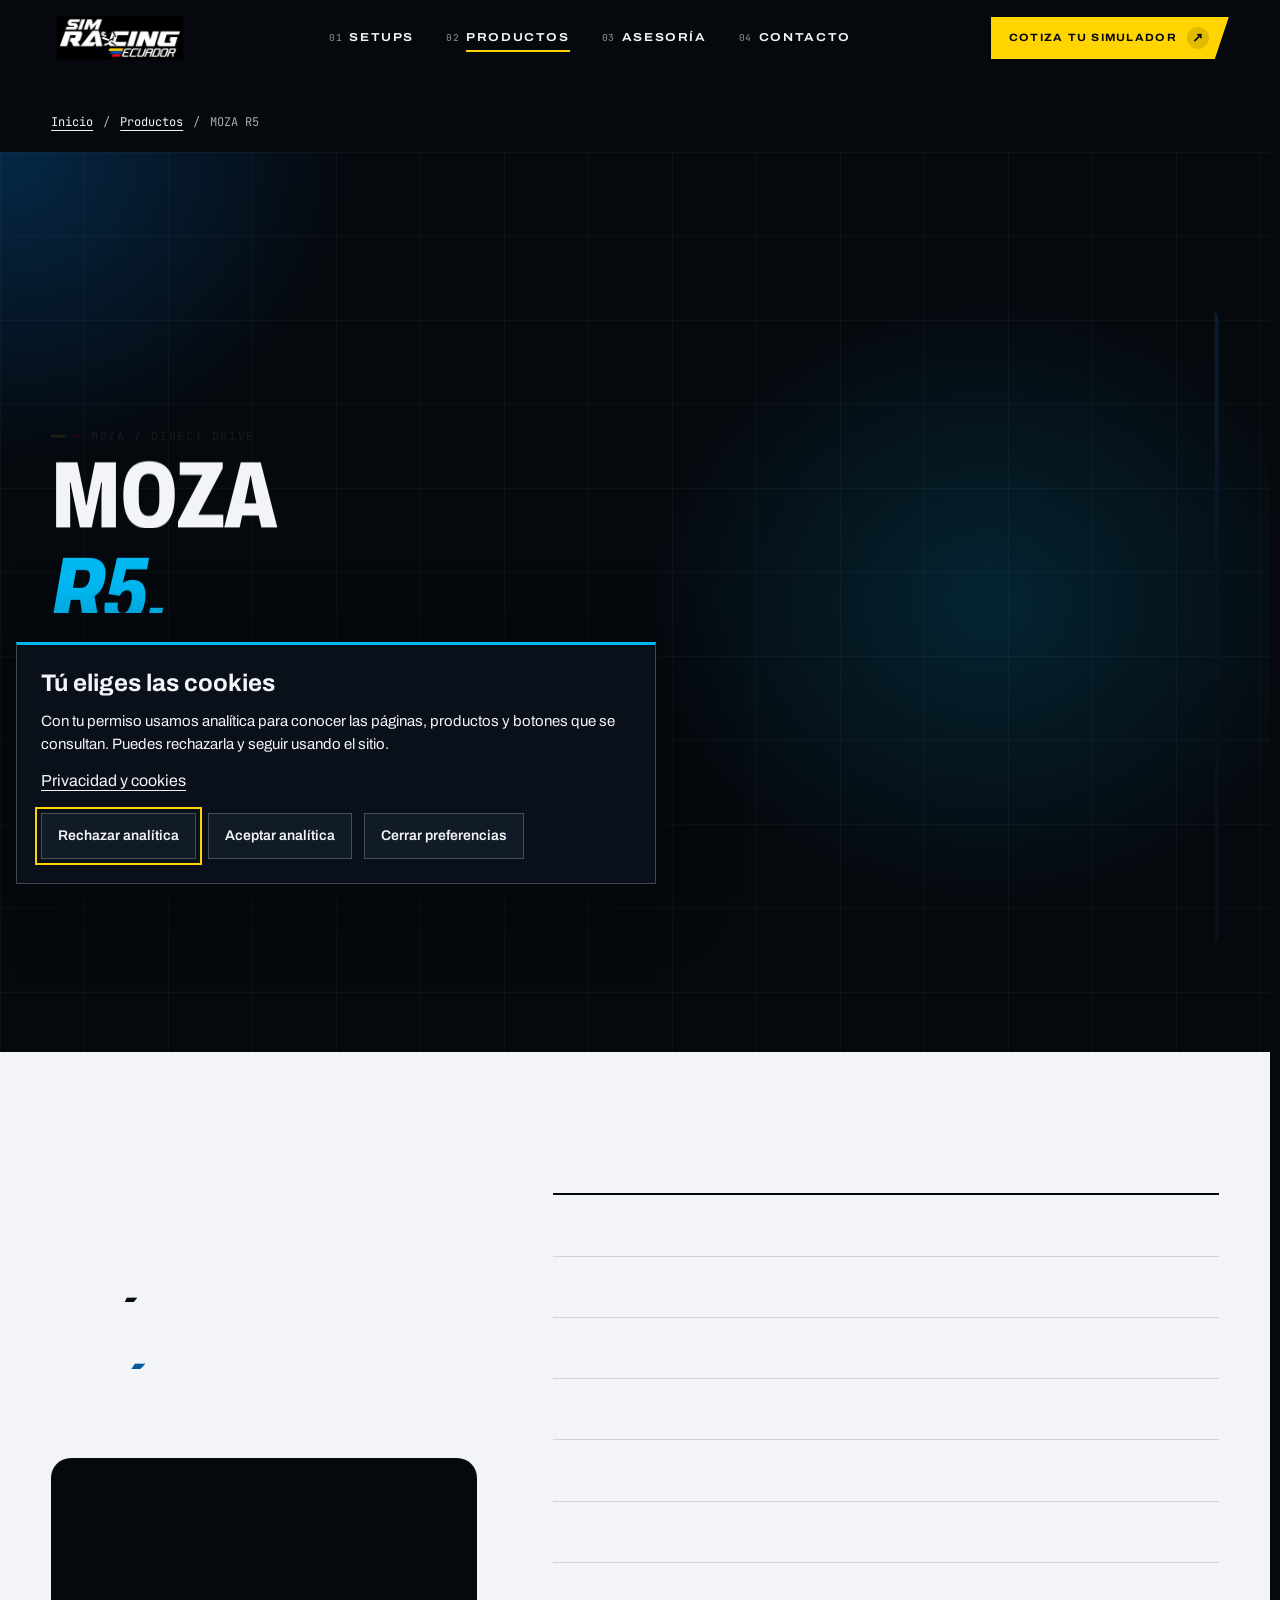
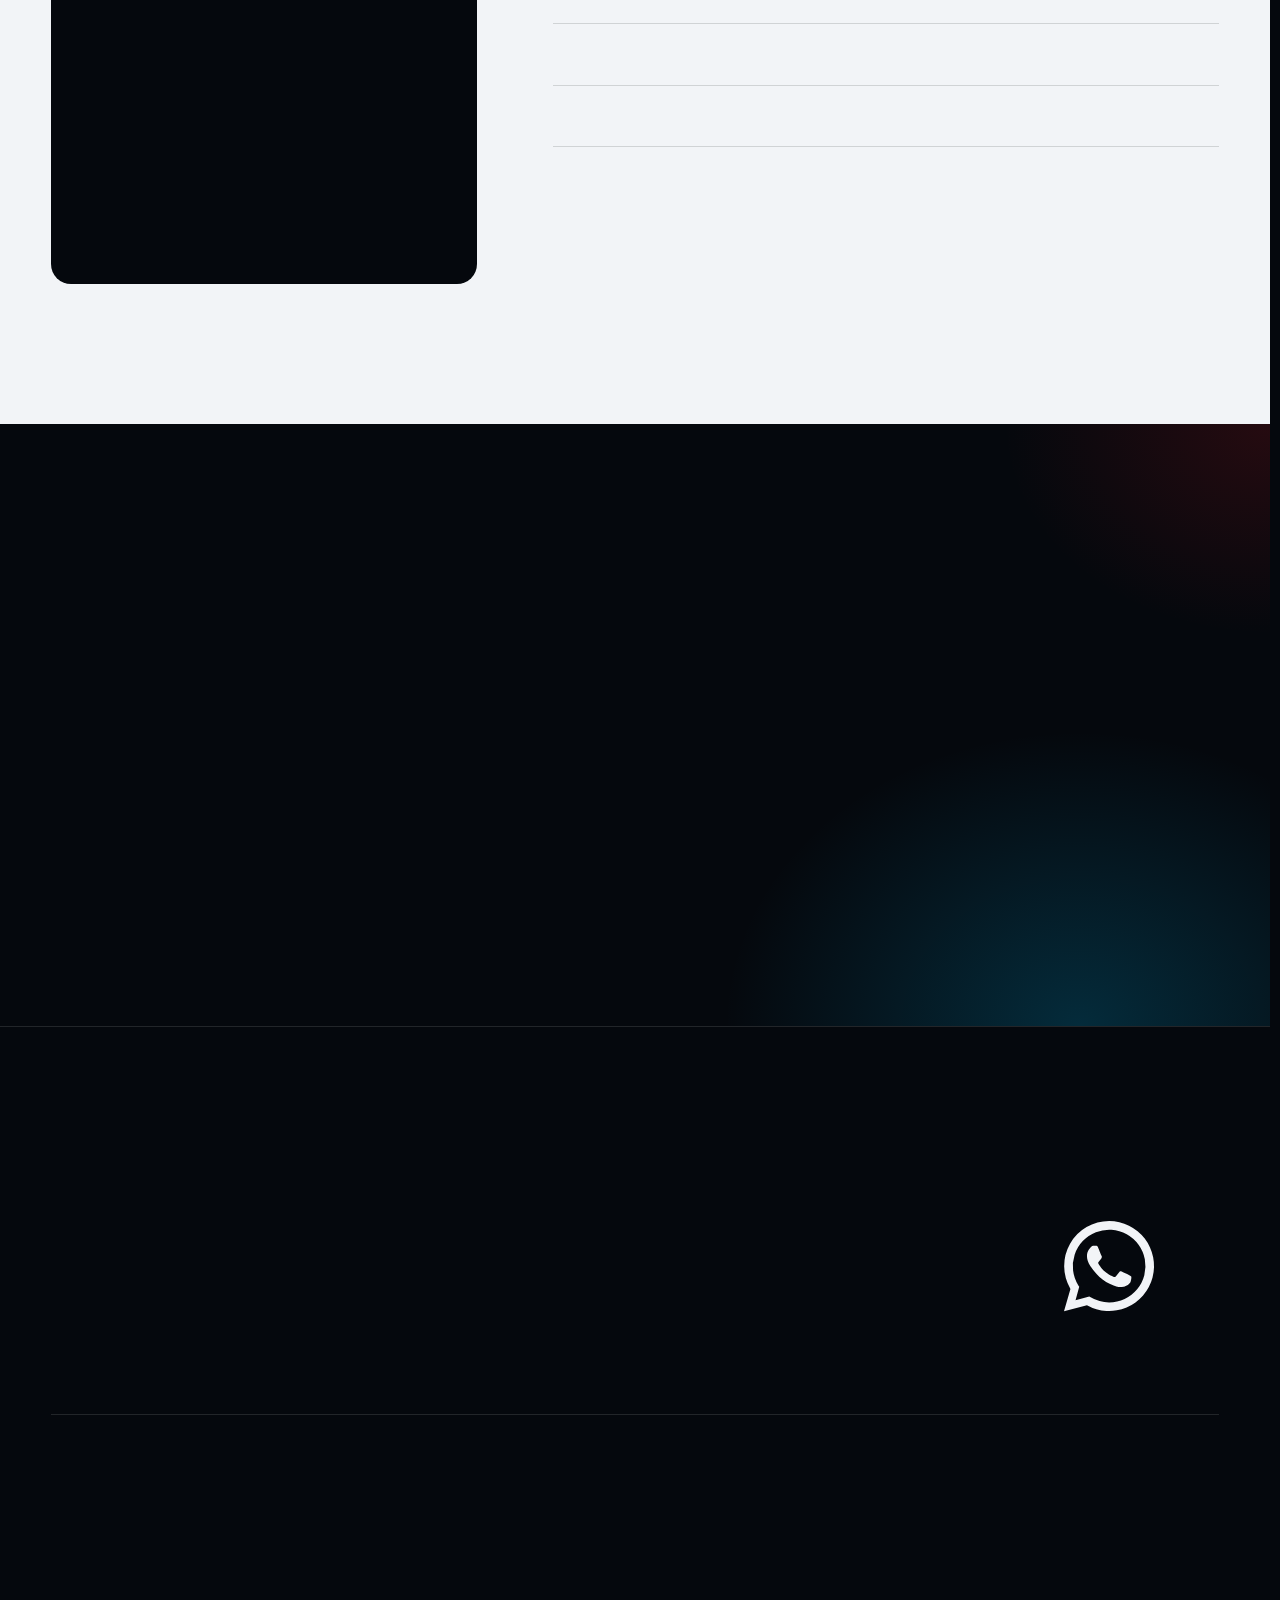
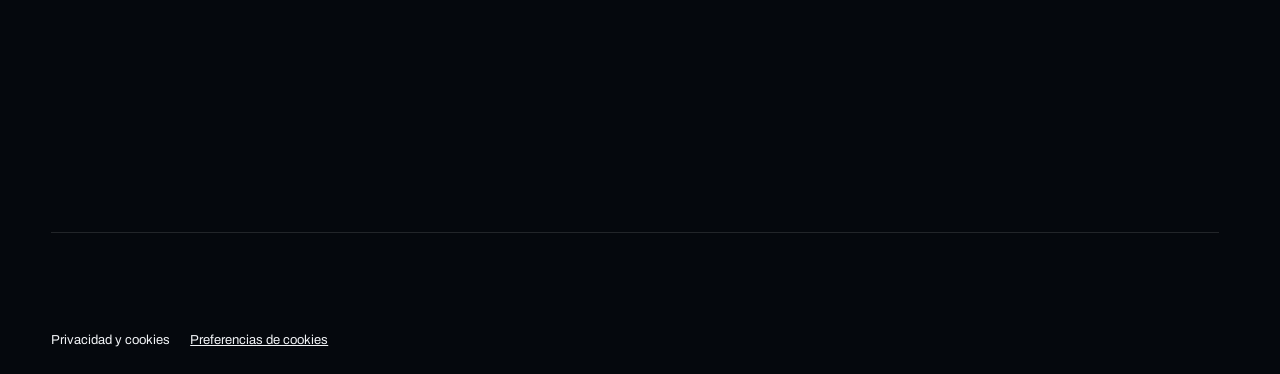
<file: moza-r5.html>
<!doctype html>
<html lang="es" data-page="product"><head><meta charset="UTF-8" />
    <link rel="icon" type="image/x-icon" sizes="16x16 32x32 48x48 64x64 128x128 256x256" href="/favicon.ico" />
    <link rel="icon" type="image/png" sizes="512x512" href="/favicon-512.png" />
    <link rel="apple-touch-icon" sizes="180x180" href="/apple-touch-icon.png" />
    <link rel="manifest" href="/site.webmanifest" />
<meta name="viewport" content="width=device-width, initial-scale=1.0, viewport-fit=cover" /><meta name="theme-color" content="#05080D" /><meta http-equiv="Content-Security-Policy" content="default-src 'self'; base-uri 'self'; object-src 'none'; frame-ancestors 'none'; form-action 'self'; script-src 'self' https://www.googletagmanager.com; style-src 'self'; img-src 'self' data: https://www.google-analytics.com https://region1.google-analytics.com https://www.googletagmanager.com; font-src 'self'; media-src 'self'; frame-src https://www.youtube.com; connect-src 'self' https://www.google-analytics.com https://region1.google-analytics.com https://www.googletagmanager.com; manifest-src 'self'; worker-src 'none'; upgrade-insecure-requests" /><link rel="preload" href="fonts/archivo-latin-wdth-normal.woff2" as="font" type="font/woff2" crossorigin />
    <link rel="stylesheet" href="styles.css" />
    <script src="boot.js"></script>
    <script src="vendor/gsap.min.js" defer></script>
    <script src="vendor/ScrollTrigger.min.js" defer></script>
    <script src="vendor/lenis.min.js" defer></script>
    <script src="script.js" defer></script><script src="measurement-config.js?v=4f409ebb8b46" defer></script>
<script src="analytics-catalog.js?v=99fe6915961d" defer></script>
<script src="analytics.js?v=a59608e9687a" defer></script>
<!-- SEO: generated -->
<title>MOZA R5 Direct Drive en Ecuador | Sim Racing Ecuador</title>
<meta name="description" content="Conoce la base MOZA R5 Direct Drive de 5,5 Nm para PC, a $675. Revisa sus especificaciones y consulta disponibilidad en Ecuador." />
<link rel="canonical" href="https://simracingec.com/moza-r5" />
<meta name="robots" content="index, follow, max-image-preview:large" />
<meta property="og:locale" content="es_EC" />
<meta property="og:type" content="product" />
<meta property="og:site_name" content="Sim Racing Ecuador" />
<meta property="og:title" content="MOZA R5 Direct Drive en Ecuador | Sim Racing Ecuador" />
<meta property="og:description" content="Conoce la base MOZA R5 Direct Drive de 5,5 Nm para PC, a $675. Revisa sus especificaciones y consulta disponibilidad en Ecuador." />
<meta property="og:url" content="https://simracingec.com/moza-r5" />
<meta property="og:image" content="https://simracingec.com/optimized/moza-r5-hero-cutout-ai.webp" />
<meta property="og:image:alt" content="MOZA R5" />
<meta name="twitter:card" content="summary_large_image" />
<meta name="twitter:title" content="MOZA R5 Direct Drive en Ecuador | Sim Racing Ecuador" />
<meta name="twitter:description" content="Conoce la base MOZA R5 Direct Drive de 5,5 Nm para PC, a $675. Revisa sus especificaciones y consulta disponibilidad en Ecuador." />
<meta name="twitter:image" content="https://simracingec.com/optimized/moza-r5-hero-cutout-ai.webp" />
<script type="application/ld+json">{"@context": "https://schema.org", "@graph": [{"@type": "BreadcrumbList", "@id": "https://simracingec.com/moza-r5#breadcrumbs", "itemListElement": [{"@type": "ListItem", "position": 1, "name": "Inicio", "item": "https://simracingec.com/"}, {"@type": "ListItem", "position": 2, "name": "Productos", "item": "https://simracingec.com/productos"}, {"@type": "ListItem", "position": 3, "name": "MOZA R5", "item": "https://simracingec.com/moza-r5"}]}, {"@type": "ItemPage", "@id": "https://simracingec.com/moza-r5#page", "url": "https://simracingec.com/moza-r5", "name": "MOZA R5 Direct Drive en Ecuador | Sim Racing Ecuador", "description": "Conoce la base MOZA R5 Direct Drive de 5,5 Nm para PC, a $675. Revisa sus especificaciones y consulta disponibilidad en Ecuador.", "image": "https://simracingec.com/optimized/moza-r5-hero-cutout-ai.webp", "inLanguage": "es-EC", "isPartOf": {"@id": "https://simracingec.com/#website"}}]}</script>
<!-- /SEO -->
</head>
<body class="product-detail-page moza-page"><a class="skip-link" href="#ficha">Saltar a la ficha técnica</a>
    <header class="site-header" data-header>
      <div class="shell header-bar">
        <a class="brand" href="/" aria-label="Sim Racing Ecuador, volver al inicio">
          <img src="optimized/logo.webp" alt="Sim Racing Ecuador" width="1200" height="462" decoding="async" />
        </a>
        <nav class="site-nav" id="site-nav" aria-label="Navegación principal">
          <a class="nav-link" href="index.html#setups"><span class="nav-index">01</span><span class="nav-label">Setups</span></a>
          <a class="nav-link" href="productos.html" aria-current="page"><span class="nav-index">02</span><span class="nav-label">Productos</span></a>
          <a class="nav-link" href="index.html#comunidad"><span class="nav-index">03</span><span class="nav-label">Asesoría</span></a>
          <a class="nav-link" href="#contacto"><span class="nav-index">04</span><span class="nav-label">Contacto</span></a>
          <div class="nav-extra">
            <a class="button button-yellow" href="https://wa.me/593989019836?text=Hola%2C%20quiero%20cotizar%20un%20simulador" target="_blank" rel="noopener noreferrer"><span>Cotiza tu simulador</span><span class="button-icon" aria-hidden="true">↗</span></a>
            <div class="nav-social">
              <a href="https://www.instagram.com/SimRacingEcuador/" target="_blank" rel="noopener noreferrer">Instagram</a>
              <a href="https://www.facebook.com/simracingecuador" target="_blank" rel="noopener noreferrer">Facebook</a>
              <a href="https://www.tiktok.com/@simracingec" target="_blank" rel="noopener noreferrer">TikTok</a>
            </div>
          </div>
        </nav>
        <div class="header-actions">
          <a class="button button-yellow button-small header-cta" href="https://wa.me/593989019836?text=Hola%2C%20quiero%20cotizar%20un%20simulador" target="_blank" rel="noopener noreferrer"><span>Cotiza tu simulador</span><span class="button-icon" aria-hidden="true">↗</span></a>
          <button class="menu-toggle" id="menu-toggle" type="button" aria-label="Menú principal" aria-expanded="false" aria-controls="site-nav">
            <span class="menu-toggle-label">Menú</span>
            <span class="menu-icon" aria-hidden="true"><i></i><i></i></span>
          </button>
        </div>
      </div>
      <div class="scroll-progress" aria-hidden="true"><span></span></div>
    </header>
<main id="contenido">
<nav class="seo-breadcrumb shell" aria-label="Ruta de navegación"><a href="/">Inicio</a> <span aria-hidden="true">/</span> <a href="/productos">Productos</a> <span aria-hidden="true">/</span> <span aria-current="page">MOZA R5</span></nav>
<section class="moza-hero moza-r5" aria-labelledby="r5-title"><div class="shell moza-hero-grid"><div><p class="catalog-route">MOZA / DIRECT DRIVE</p><h1 id="r5-title">MOZA<br /><em>R5.</em></h1><p>Más par, respuesta y espacio para crecer dentro del ecosistema direct drive de MOZA.</p><div class="moza-buy-line"><strong>$675</strong><a class="buy-ask" href="https://wa.me/593989019836?text=Hola%2C%20quiero%20consultar%20la%20disponibilidad%20del%20MOZA%20R5" target="_blank" rel="noopener noreferrer">Consultar disponibilidad <span aria-hidden="true">↗</span></a></div><a class="catalog-jump" href="#ficha">Ver ficha técnica <span aria-hidden="true">↓</span></a></div><figure class="r3-bundle-visual"><img src="optimized/moza-r5-hero-cutout-ai.webp" alt="Ilustración de la base Direct Drive MOZA R5 con carcasa de aluminio y conexión rápida para volante" loading="eager" decoding="async" fetchpriority="high" width="1254" height="1254" /></figure></div></section>
<section class="moza-spec-section" id="ficha" aria-labelledby="r5-specs"><div class="shell moza-spec-grid"><div><p class="product-code">Ficha técnica</p><h2 id="r5-specs">Más pista.<br /><span>Más fuerza.</span></h2><p>Una base compacta con la precisión necesaria para avanzar a un setup de respuesta directa.</p><figure class="product-detail-image"><img src="optimized/moza-r5-base-ai.webp" alt="Ilustración de la base Direct Drive MOZA R5 con carcasa de aluminio y conexión rápida para volante" loading="lazy" decoding="async" width="1254" height="1254" /></figure></div><table><caption>Especificaciones MOZA R5</caption><tbody><tr><th scope="row">Plataforma</th><td>PC</td></tr><tr><th scope="row">Sistema FFB</th><td>Direct Drive</td></tr><tr><th scope="row">Par máximo</th><td>5,5 Nm</td></tr><tr><th scope="row">Rotación</th><td>Rotación infinita</td></tr><tr><th scope="row">Actualización USB</th><td>1000 Hz</td></tr><tr><th scope="row">Codificador</th><td>15 bits</td></tr><tr><th scope="row">Carcasa</th><td>Aleación de aluminio de grado aeronáutico</td></tr><tr><th scope="row">Quick Release</th><td>Compatible</td></tr><tr><th scope="row">Software</th><td>MOZA Pit House</td></tr></tbody></table></div></section>
<section class="moza-close"><div class="shell"><p class="product-code">MOZA R5</p><h2>Tu ritmo<br />sube de nivel.</h2><a class="button button-yellow" href="productos.html#volantes-pedales">Volver a productos <span aria-hidden="true">↗</span></a></div></section></main>
    <footer class="site-footer" id="contacto" data-theme="dark">
      <div class="shell footer-top">
        <p class="eyebrow">¿Listo para tu próxima vuelta?</p>
        <a class="footer-cta" href="https://wa.me/593989019836?text=Hola%2C%20quiero%20cotizar%20un%20simulador" target="_blank" rel="noopener noreferrer"><span>Hablemos de tu setup</span><svg class="footer-cta-icon" viewBox="0 0 24 24" aria-hidden="true" fill="currentColor"><path d="M12.01 0a11.97 11.97 0 0 0-10.3 18.06L0 24l6.1-1.6a11.97 11.97 0 1 0 5.91-22.4zm0 21.65a9.65 9.65 0 0 1-4.93-1.34l-.35-.21-3.66.96.98-3.57-.23-.37A9.66 9.66 0 1 1 12.01 21.65zm5.3-7.24c-.29-.15-1.72-.85-1.99-.95-.27-.1-.46-.15-.65.15-.2.29-.75.95-.92 1.14-.17.19-.34.22-.63.07-.29-.15-1.23-.45-2.34-1.44-.87-.77-1.45-1.73-1.62-2.02-.17-.29-.02-.45.13-.59.13-.13.29-.34.43-.51.15-.17.2-.29.29-.48.1-.2.05-.37-.02-.51-.08-.15-.66-1.58-.9-2.16-.24-.57-.48-.49-.65-.5h-.56c-.19 0-.5.07-.76.36-.26.29-1.01.99-1.01 2.42 0 1.43 1.04 2.81 1.18 3 .15.2 2.05 3.13 4.97 4.39.69.3 1.23.48 1.66.61.7.22 1.33.19 1.83.12.56-.08 1.72-.7 1.96-1.38.24-.68.24-1.26.17-1.38-.07-.12-.27-.2-.56-.34z"/></svg></a>
      </div>
      <div class="shell footer-grid">
        <div class="footer-brand-block">
          <a class="brand footer-brand" href="/" aria-label="Sim Racing Ecuador, volver al inicio"><img src="optimized/logo.webp" alt="Sim Racing Ecuador" loading="lazy" decoding="async" width="1200" height="462" /></a>
          <p>Equipos y asesoría para simulación de carreras en Ecuador. Tu mejor experiencia.</p>
        </div>
        <div class="footer-column"><span class="footer-kicker">Dirección</span><a href="https://www.google.com/maps/place/SimRacing+Ecuador/@-0.1675966,-78.4717231,17z/data=!3m1!4b1!4m14!1m7!3m6!1s0x91d59073868a1c31:0xdc826ff77dbb0add!2sRacing+Hobbies!8m2!3d-0.1675533!4d-78.4692233!16s%2Fg%2F11g718x39n!3m5!1s0x91d591179e1b5f7d:0xf21f2dfff4a8262a!8m2!3d-0.1675966!4d-78.4691482!16s%2Fg%2F11sszm2c_z" target="_blank" rel="noopener noreferrer">Ver en Google Maps</a><p>Av. Eloy Alfaro 40-348, Quito</p><p>Tienda física en Quito</p><p>Atención con cita previa</p><p>Envíos a todo el Ecuador</p></div>
        <div class="footer-column"><span class="footer-kicker">Contacto</span><a href="tel:+593989019836">Teléfono: 098 901 9836</a><a href="tel:+593989019836">Llamar directamente</a><a href="https://wa.me/593989019836" target="_blank" rel="noopener noreferrer">WhatsApp</a></div>
        <div class="footer-column"><span class="footer-kicker">Redes</span><a href="https://www.instagram.com/SimRacingEcuador/" target="_blank" rel="noopener noreferrer">Instagram</a><a href="https://www.facebook.com/simracingecuador" target="_blank" rel="noopener noreferrer">Facebook</a><a href="https://www.tiktok.com/@simracingec" target="_blank" rel="noopener noreferrer">TikTok</a></div>
      </div>
      <div class="footer-wordmark" aria-hidden="true"><span>Sim Racing</span><span>Ecuador</span></div>
      <div class="shell footer-bottom">
        <div class="footer-links"><a href="index.html#setups">Setups</a><a href="productos.html">Productos</a><a href="index.html#comunidad">Asesoría</a><a href="#contacto">Contacto</a></div>
        <p>© 2026 Sim Racing Ecuador · Todos los derechos reservados.</p>
        <a class="back-to-top" href="#contenido"><span>Volver arriba</span><span aria-hidden="true">↑</span></a>
      </div>
    <div class="shell privacy-links"><a href="/privacidad">Privacidad y cookies</a> <button type="button" data-consent-open>Preferencias de cookies</button></div></footer><section class="consent-panel" id="consent-panel" aria-labelledby="consent-title" role="region" hidden data-lenis-prevent>
  <h2 id="consent-title">Tú eliges las cookies</h2>
  <p>Con tu permiso usamos analítica para conocer las páginas, productos y botones que se consultan. Puedes rechazarla y seguir usando el sitio.</p>
  <a href="/privacidad">Privacidad y cookies</a>
  <div class="consent-actions"><button type="button" class="consent-button" data-consent-reject>Rechazar analítica</button><button type="button" class="consent-button" data-consent-accept>Aceptar analítica</button><button type="button" class="consent-button" data-consent-close>Cerrar preferencias</button></div>
</section>
</body></html>
</file>
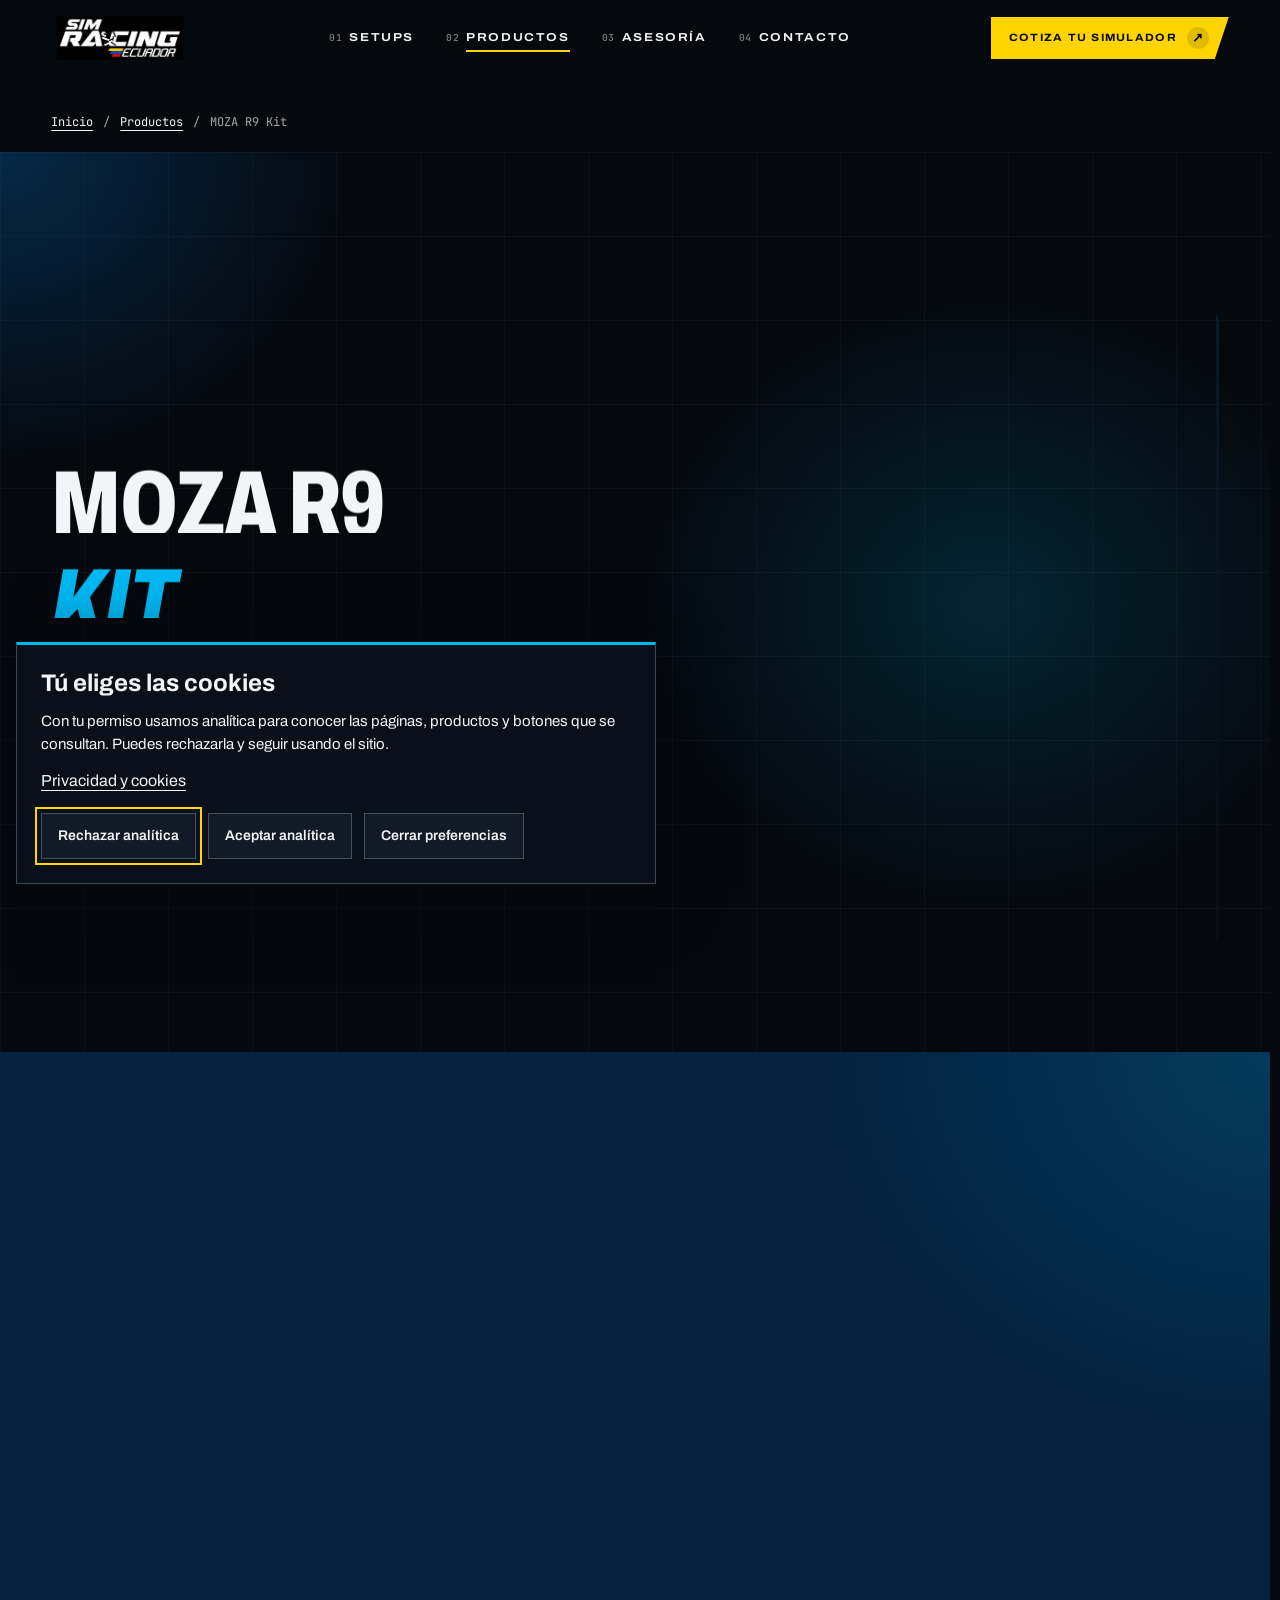
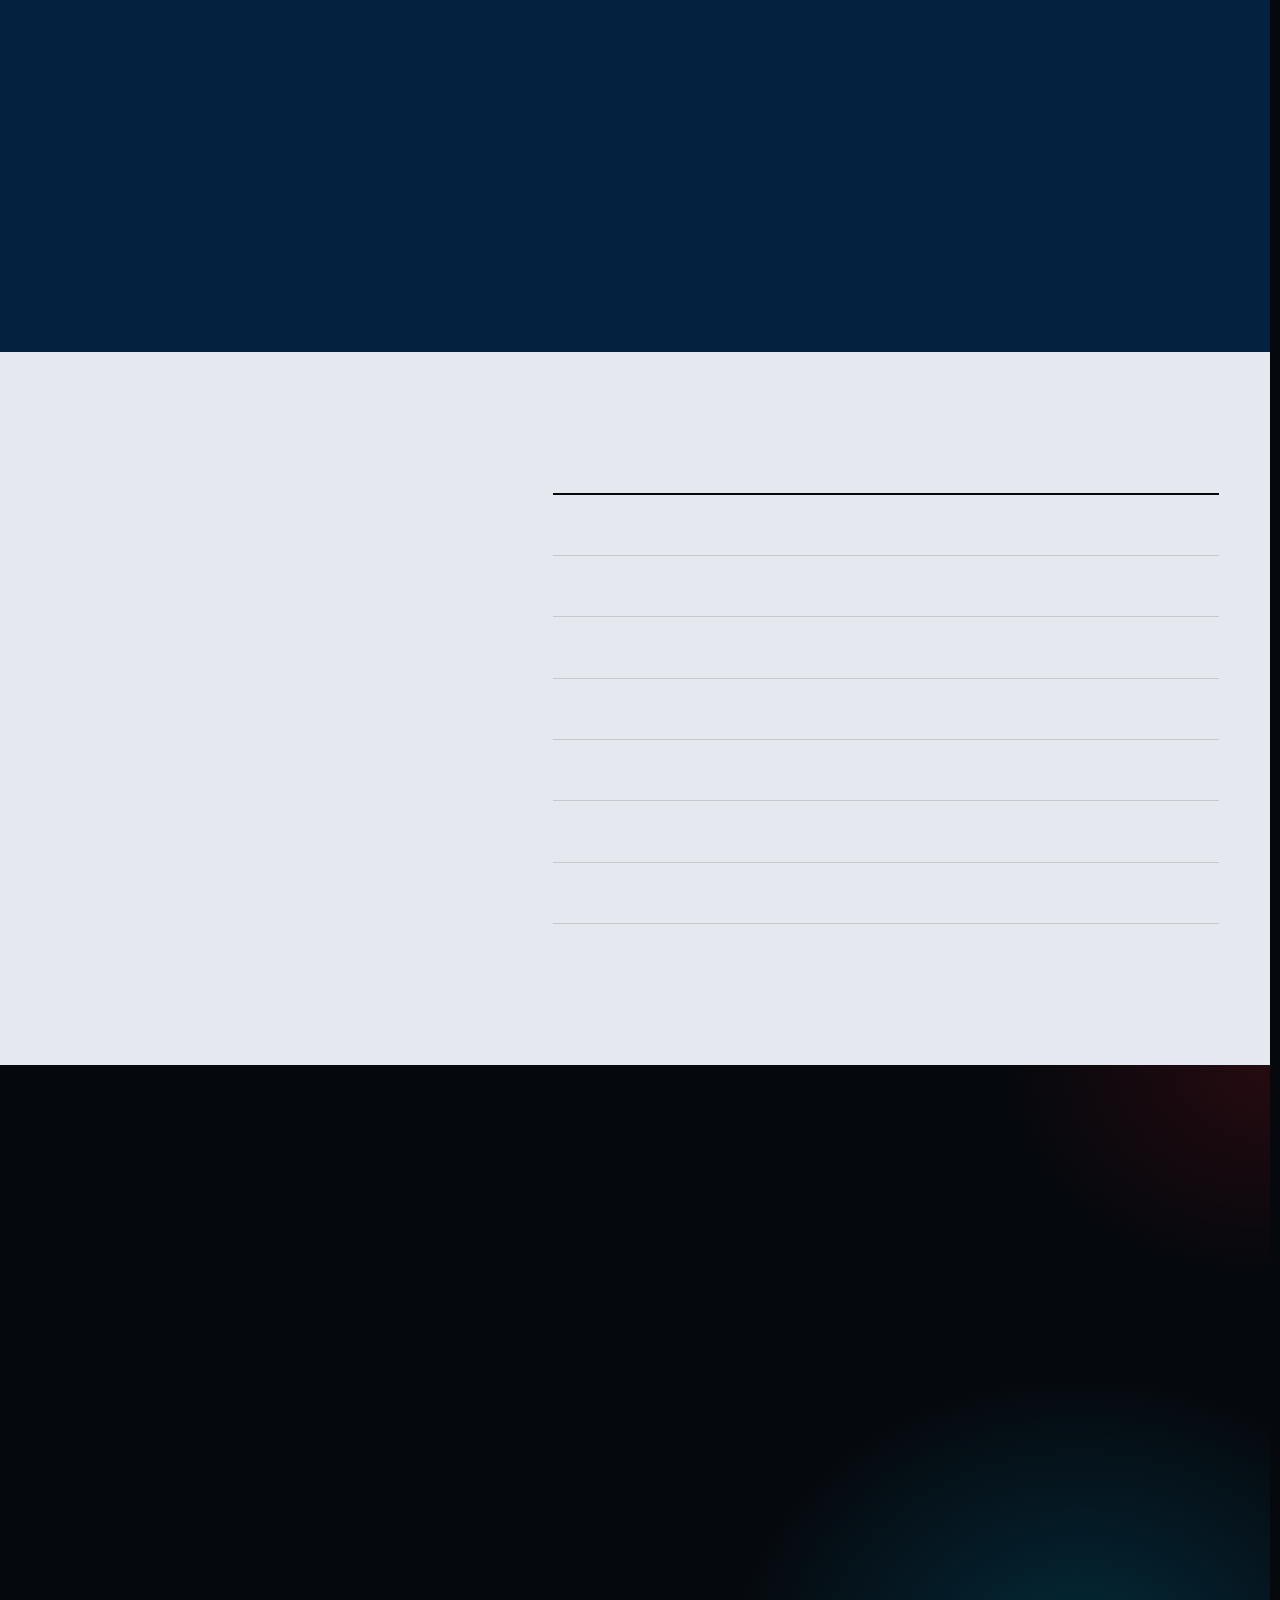
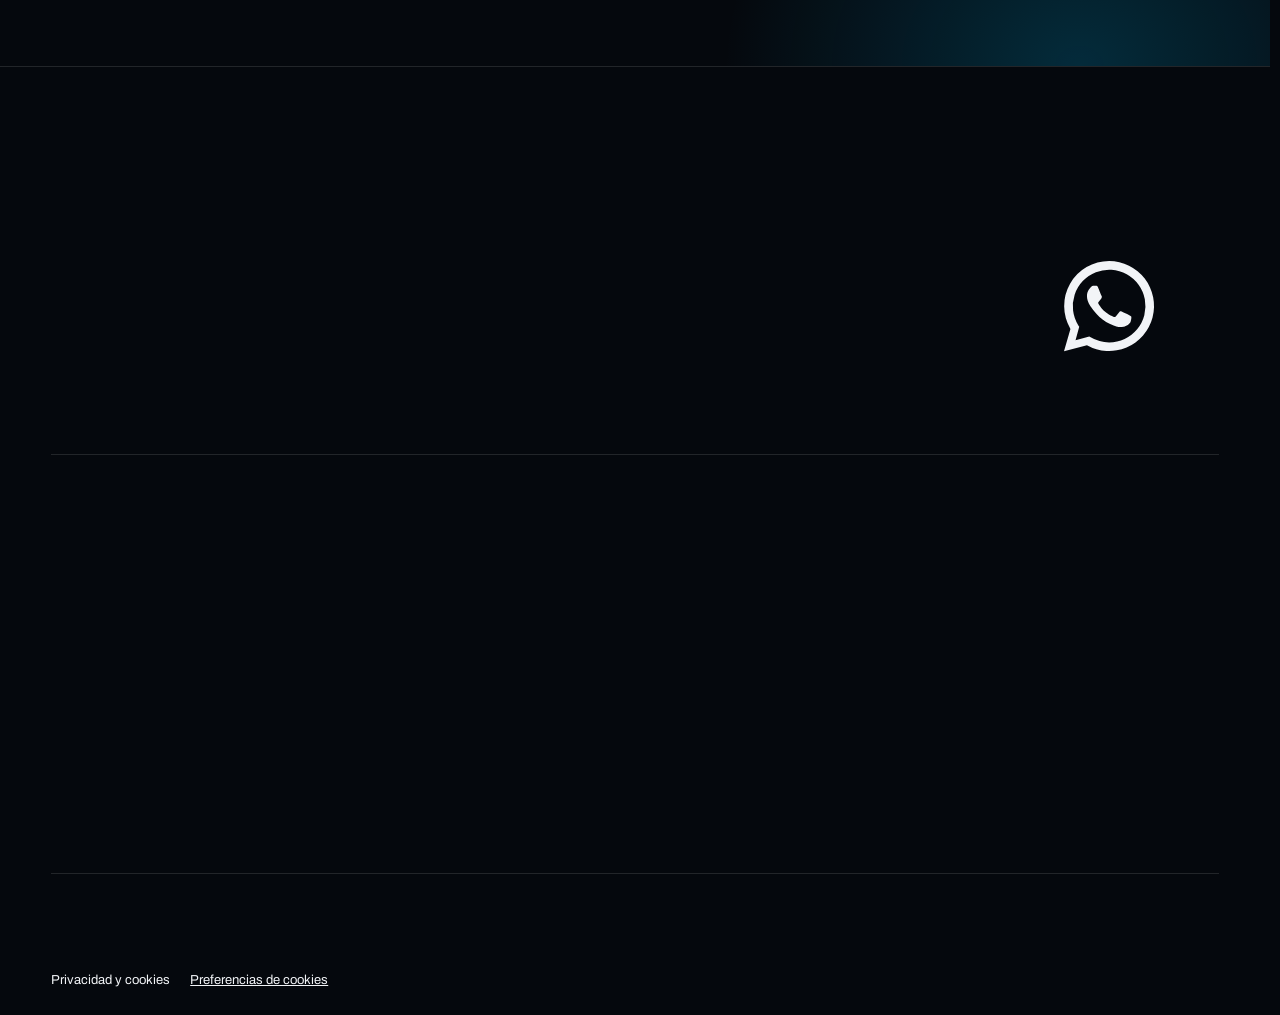
<file: moza-r9-kit.html>
<!doctype html>
<html lang="es" data-page="product"><head><meta charset="UTF-8" />
    <link rel="icon" type="image/x-icon" sizes="16x16 32x32 48x48 64x64 128x128 256x256" href="/favicon.ico" />
    <link rel="icon" type="image/png" sizes="512x512" href="/favicon-512.png" />
    <link rel="apple-touch-icon" sizes="180x180" href="/apple-touch-icon.png" />
    <link rel="manifest" href="/site.webmanifest" />
<meta name="viewport" content="width=device-width, initial-scale=1.0, viewport-fit=cover" /><meta name="theme-color" content="#05080D" /><meta http-equiv="Content-Security-Policy" content="default-src 'self'; base-uri 'self'; object-src 'none'; frame-ancestors 'none'; form-action 'self'; script-src 'self' https://www.googletagmanager.com; style-src 'self'; img-src 'self' data: https://www.google-analytics.com https://region1.google-analytics.com https://www.googletagmanager.com; font-src 'self'; media-src 'self'; frame-src https://www.youtube.com; connect-src 'self' https://www.google-analytics.com https://region1.google-analytics.com https://www.googletagmanager.com; manifest-src 'self'; worker-src 'none'; upgrade-insecure-requests" /><link rel="preload" href="fonts/archivo-latin-wdth-normal.woff2" as="font" type="font/woff2" crossorigin />
    <link rel="stylesheet" href="styles.css" />
    <script src="boot.js"></script>
    <script src="vendor/gsap.min.js" defer></script>
    <script src="vendor/ScrollTrigger.min.js" defer></script>
    <script src="vendor/lenis.min.js" defer></script>
    <script src="script.js" defer></script><script src="measurement-config.js?v=4f409ebb8b46" defer></script>
<script src="analytics-catalog.js?v=99fe6915961d" defer></script>
<script src="analytics.js?v=a59608e9687a" defer></script>
<!-- SEO: generated -->
<title>MOZA R9 Kit en Ecuador | Sim Racing Ecuador</title>
<meta name="description" content="MOZA R9 Kit de $1.640: base Direct Drive de 9 Nm, volante CS V2P y pedales CRP2. Solo disponible en kit; consulta disponibilidad." />
<link rel="canonical" href="https://simracingec.com/moza-r9-kit" />
<meta name="robots" content="index, follow, max-image-preview:large" />
<meta property="og:locale" content="es_EC" />
<meta property="og:type" content="product" />
<meta property="og:site_name" content="Sim Racing Ecuador" />
<meta property="og:title" content="MOZA R9 Kit en Ecuador | Sim Racing Ecuador" />
<meta property="og:description" content="MOZA R9 Kit de $1.640: base Direct Drive de 9 Nm, volante CS V2P y pedales CRP2. Solo disponible en kit; consulta disponibilidad." />
<meta property="og:url" content="https://simracingec.com/moza-r9-kit" />
<meta property="og:image" content="https://simracingec.com/optimized/moza-r9-kit-hero-cutout-ai.webp" />
<meta property="og:image:alt" content="MOZA R9 Kit" />
<meta name="twitter:card" content="summary_large_image" />
<meta name="twitter:title" content="MOZA R9 Kit en Ecuador | Sim Racing Ecuador" />
<meta name="twitter:description" content="MOZA R9 Kit de $1.640: base Direct Drive de 9 Nm, volante CS V2P y pedales CRP2. Solo disponible en kit; consulta disponibilidad." />
<meta name="twitter:image" content="https://simracingec.com/optimized/moza-r9-kit-hero-cutout-ai.webp" />
<script type="application/ld+json">{"@context": "https://schema.org", "@graph": [{"@type": "BreadcrumbList", "@id": "https://simracingec.com/moza-r9-kit#breadcrumbs", "itemListElement": [{"@type": "ListItem", "position": 1, "name": "Inicio", "item": "https://simracingec.com/"}, {"@type": "ListItem", "position": 2, "name": "Productos", "item": "https://simracingec.com/productos"}, {"@type": "ListItem", "position": 3, "name": "MOZA R9 Kit", "item": "https://simracingec.com/moza-r9-kit"}]}, {"@type": "ItemPage", "@id": "https://simracingec.com/moza-r9-kit#page", "url": "https://simracingec.com/moza-r9-kit", "name": "MOZA R9 Kit en Ecuador | Sim Racing Ecuador", "description": "MOZA R9 Kit de $1.640: base Direct Drive de 9 Nm, volante CS V2P y pedales CRP2. Solo disponible en kit; consulta disponibilidad.", "image": "https://simracingec.com/optimized/moza-r9-kit-hero-cutout-ai.webp", "inLanguage": "es-EC", "isPartOf": {"@id": "https://simracingec.com/#website"}}]}</script>
<!-- /SEO -->
</head>
<body class="product-detail-page moza-page"><a class="skip-link" href="#ficha">Saltar a la ficha técnica</a>
    <header class="site-header" data-header>
      <div class="shell header-bar">
        <a class="brand" href="/" aria-label="Sim Racing Ecuador, volver al inicio">
          <img src="optimized/logo.webp" alt="Sim Racing Ecuador" width="1200" height="462" decoding="async" />
        </a>
        <nav class="site-nav" id="site-nav" aria-label="Navegación principal">
          <a class="nav-link" href="index.html#setups"><span class="nav-index">01</span><span class="nav-label">Setups</span></a>
          <a class="nav-link" href="productos.html" aria-current="page"><span class="nav-index">02</span><span class="nav-label">Productos</span></a>
          <a class="nav-link" href="index.html#comunidad"><span class="nav-index">03</span><span class="nav-label">Asesoría</span></a>
          <a class="nav-link" href="#contacto"><span class="nav-index">04</span><span class="nav-label">Contacto</span></a>
          <div class="nav-extra">
            <a class="button button-yellow" href="https://wa.me/593989019836?text=Hola%2C%20quiero%20cotizar%20un%20simulador" target="_blank" rel="noopener noreferrer"><span>Cotiza tu simulador</span><span class="button-icon" aria-hidden="true">↗</span></a>
            <div class="nav-social">
              <a href="https://www.instagram.com/SimRacingEcuador/" target="_blank" rel="noopener noreferrer">Instagram</a>
              <a href="https://www.facebook.com/simracingecuador" target="_blank" rel="noopener noreferrer">Facebook</a>
              <a href="https://www.tiktok.com/@simracingec" target="_blank" rel="noopener noreferrer">TikTok</a>
            </div>
          </div>
        </nav>
        <div class="header-actions">
          <a class="button button-yellow button-small header-cta" href="https://wa.me/593989019836?text=Hola%2C%20quiero%20cotizar%20un%20simulador" target="_blank" rel="noopener noreferrer"><span>Cotiza tu simulador</span><span class="button-icon" aria-hidden="true">↗</span></a>
          <button class="menu-toggle" id="menu-toggle" type="button" aria-label="Menú principal" aria-expanded="false" aria-controls="site-nav">
            <span class="menu-toggle-label">Menú</span>
            <span class="menu-icon" aria-hidden="true"><i></i><i></i></span>
          </button>
        </div>
      </div>
      <div class="scroll-progress" aria-hidden="true"><span></span></div>
    </header>
<main id="contenido">
<nav class="seo-breadcrumb shell" aria-label="Ruta de navegación"><a href="/">Inicio</a> <span aria-hidden="true">/</span> <a href="/productos">Productos</a> <span aria-hidden="true">/</span> <span aria-current="page">MOZA R9 Kit</span></nav>
<section class="moza-hero moza-r9" aria-labelledby="r9-title"><div class="shell moza-hero-grid"><div><p class="catalog-route">MOZA / KIT COMPLETO</p><h1 id="r9-title">MOZA R9<br /><em>Kit.</em></h1><p>Un setup directo de 9 Nm que reúne base, volante y pedales de alto rendimiento.</p><div class="moza-buy-line"><strong>$1.640</strong><span>Solo disponible en kit</span></div><a class="catalog-jump" href="#ficha">Ver contenido del kit <span aria-hidden="true">↓</span></a></div><figure class="r3-bundle-visual"><img src="optimized/moza-r9-kit-hero-cutout-ai.webp" alt="Ilustración del kit completo MOZA R9 con base Direct Drive, volante CS V2P y pedales CRP2 de acelerador y freno" loading="eager" decoding="async" fetchpriority="high" width="1254" height="1254" /></figure></div></section>
<section class="moza-kit-section" id="ficha" aria-labelledby="r9-kit-title"><div class="shell"><div class="moza-kit-heading"><p class="product-code">Contenido del kit</p><h2 id="r9-kit-title">Todo listo<br /><span>para competir.</span></h2><p>La configuración R9 se vende completa. No se comercializa por separado.</p></div><div class="moza-kit-parts"><article><img class="moza-kit-image" src="optimized/moza-r9-base-ai.webp" alt="Ilustración de la base Direct Drive MOZA R9 con carcasa de aluminio y conexión rápida" loading="lazy" decoding="async" width="1254" height="1254" /><span>01</span><h3>Base MOZA R9</h3><p>Servo motor Direct Drive de 9 Nm, carcasa de aluminio de grado aeronáutico y control inteligente de temperatura.</p></article><article><img class="moza-kit-image" src="optimized/moza-cs-v2p-wheel-ai.webp" alt="Ilustración del volante circular MOZA CS V2P con botones, controles giratorios, luces RGB y levas de fibra de carbono" loading="lazy" decoding="async" width="1254" height="1254" /><span>02</span><h3><a href="https://eu.mozaracing.com/es/products/cs-v2p-wheel" target="_blank" rel="noopener noreferrer">Volante CS V2P ↗</a></h3><p>Chasis de aluminio, levas fotoeléctricas de fibra de carbono, indicador RGB y botones programables.</p></article><article><img class="moza-kit-image" src="optimized/moza-crp2-pedals-ai.webp" alt="Ilustración de los pedales MOZA CRP2 de acelerador y freno sobre su plataforma, con placas de textura hexagonal" loading="lazy" decoding="async" width="1254" height="1254" /><span>03</span><h3><a href="https://eu.mozaracing.com/es/products/crp2-pedals" target="_blank" rel="noopener noreferrer">Pedales CRP2 ↗</a></h3><p>Pedales de aluminio CNC con célula de carga de 200 kg y sensor de 15 bits.</p></article></div></div></section>
<section class="moza-spec-section moza-kit-specs" aria-labelledby="r9-specs"><div class="shell moza-spec-grid"><div><p class="product-code">Ficha técnica</p><h2 id="r9-specs">Fuerza<br /><span>sin pausa.</span></h2><p>El R9 lleva una respuesta direct drive más potente a un kit completo para una estación seria.</p></div><table><caption>Especificaciones base MOZA R9</caption><tbody><tr><th scope="row">Sistema FFB</th><td>Servo motor Direct Drive</td></tr><tr><th scope="row">Par máximo</th><td>9 Nm</td></tr><tr><th scope="row">Carcasa</th><td>Aleación de aluminio de grado aeronáutico</td></tr><tr><th scope="row">Comunicación</th><td>Alimentación y comunicación inalámbricas</td></tr><tr><th scope="row">Gestión térmica</th><td>Control inteligente de temperatura</td></tr><tr><th scope="row">Software</th><td>MOZA Pit House y App Cloud Control</td></tr><tr><th scope="row">Venta</th><td>Solo disponible en kit</td></tr></tbody></table></div></section>
<section class="moza-close"><div class="shell"><p class="product-code">MOZA R9 Kit / $1.640</p><h2>Base. Volante.<br />Pedales.</h2><a class="button button-yellow" href="productos.html#volantes-pedales">Volver a productos <span aria-hidden="true">↗</span></a></div></section></main>
    <footer class="site-footer" id="contacto" data-theme="dark">
      <div class="shell footer-top">
        <p class="eyebrow">¿Listo para tu próxima vuelta?</p>
        <a class="footer-cta" href="https://wa.me/593989019836?text=Hola%2C%20quiero%20cotizar%20un%20simulador" target="_blank" rel="noopener noreferrer"><span>Hablemos de tu setup</span><svg class="footer-cta-icon" viewBox="0 0 24 24" aria-hidden="true" fill="currentColor"><path d="M12.01 0a11.97 11.97 0 0 0-10.3 18.06L0 24l6.1-1.6a11.97 11.97 0 1 0 5.91-22.4zm0 21.65a9.65 9.65 0 0 1-4.93-1.34l-.35-.21-3.66.96.98-3.57-.23-.37A9.66 9.66 0 1 1 12.01 21.65zm5.3-7.24c-.29-.15-1.72-.85-1.99-.95-.27-.1-.46-.15-.65.15-.2.29-.75.95-.92 1.14-.17.19-.34.22-.63.07-.29-.15-1.23-.45-2.34-1.44-.87-.77-1.45-1.73-1.62-2.02-.17-.29-.02-.45.13-.59.13-.13.29-.34.43-.51.15-.17.2-.29.29-.48.1-.2.05-.37-.02-.51-.08-.15-.66-1.58-.9-2.16-.24-.57-.48-.49-.65-.5h-.56c-.19 0-.5.07-.76.36-.26.29-1.01.99-1.01 2.42 0 1.43 1.04 2.81 1.18 3 .15.2 2.05 3.13 4.97 4.39.69.3 1.23.48 1.66.61.7.22 1.33.19 1.83.12.56-.08 1.72-.7 1.96-1.38.24-.68.24-1.26.17-1.38-.07-.12-.27-.2-.56-.34z"/></svg></a>
      </div>
      <div class="shell footer-grid">
        <div class="footer-brand-block">
          <a class="brand footer-brand" href="/" aria-label="Sim Racing Ecuador, volver al inicio"><img src="optimized/logo.webp" alt="Sim Racing Ecuador" loading="lazy" decoding="async" width="1200" height="462" /></a>
          <p>Equipos y asesoría para simulación de carreras en Ecuador. Tu mejor experiencia.</p>
        </div>
        <div class="footer-column"><span class="footer-kicker">Dirección</span><a href="https://www.google.com/maps/place/SimRacing+Ecuador/@-0.1675966,-78.4717231,17z/data=!3m1!4b1!4m14!1m7!3m6!1s0x91d59073868a1c31:0xdc826ff77dbb0add!2sRacing+Hobbies!8m2!3d-0.1675533!4d-78.4692233!16s%2Fg%2F11g718x39n!3m5!1s0x91d591179e1b5f7d:0xf21f2dfff4a8262a!8m2!3d-0.1675966!4d-78.4691482!16s%2Fg%2F11sszm2c_z" target="_blank" rel="noopener noreferrer">Ver en Google Maps</a><p>Av. Eloy Alfaro 40-348, Quito</p><p>Tienda física en Quito</p><p>Atención con cita previa</p><p>Envíos a todo el Ecuador</p></div>
        <div class="footer-column"><span class="footer-kicker">Contacto</span><a href="tel:+593989019836">Teléfono: 098 901 9836</a><a href="tel:+593989019836">Llamar directamente</a><a href="https://wa.me/593989019836" target="_blank" rel="noopener noreferrer">WhatsApp</a></div>
        <div class="footer-column"><span class="footer-kicker">Redes</span><a href="https://www.instagram.com/SimRacingEcuador/" target="_blank" rel="noopener noreferrer">Instagram</a><a href="https://www.facebook.com/simracingecuador" target="_blank" rel="noopener noreferrer">Facebook</a><a href="https://www.tiktok.com/@simracingec" target="_blank" rel="noopener noreferrer">TikTok</a></div>
      </div>
      <div class="footer-wordmark" aria-hidden="true"><span>Sim Racing</span><span>Ecuador</span></div>
      <div class="shell footer-bottom">
        <div class="footer-links"><a href="index.html#setups">Setups</a><a href="productos.html">Productos</a><a href="index.html#comunidad">Asesoría</a><a href="#contacto">Contacto</a></div>
        <p>© 2026 Sim Racing Ecuador · Todos los derechos reservados.</p>
        <a class="back-to-top" href="#contenido"><span>Volver arriba</span><span aria-hidden="true">↑</span></a>
      </div>
    <div class="shell privacy-links"><a href="/privacidad">Privacidad y cookies</a> <button type="button" data-consent-open>Preferencias de cookies</button></div></footer><section class="consent-panel" id="consent-panel" aria-labelledby="consent-title" role="region" hidden data-lenis-prevent>
  <h2 id="consent-title">Tú eliges las cookies</h2>
  <p>Con tu permiso usamos analítica para conocer las páginas, productos y botones que se consultan. Puedes rechazarla y seguir usando el sitio.</p>
  <a href="/privacidad">Privacidad y cookies</a>
  <div class="consent-actions"><button type="button" class="consent-button" data-consent-reject>Rechazar analítica</button><button type="button" class="consent-button" data-consent-accept>Aceptar analítica</button><button type="button" class="consent-button" data-consent-close>Cerrar preferencias</button></div>
</section>
</body></html>
</file>
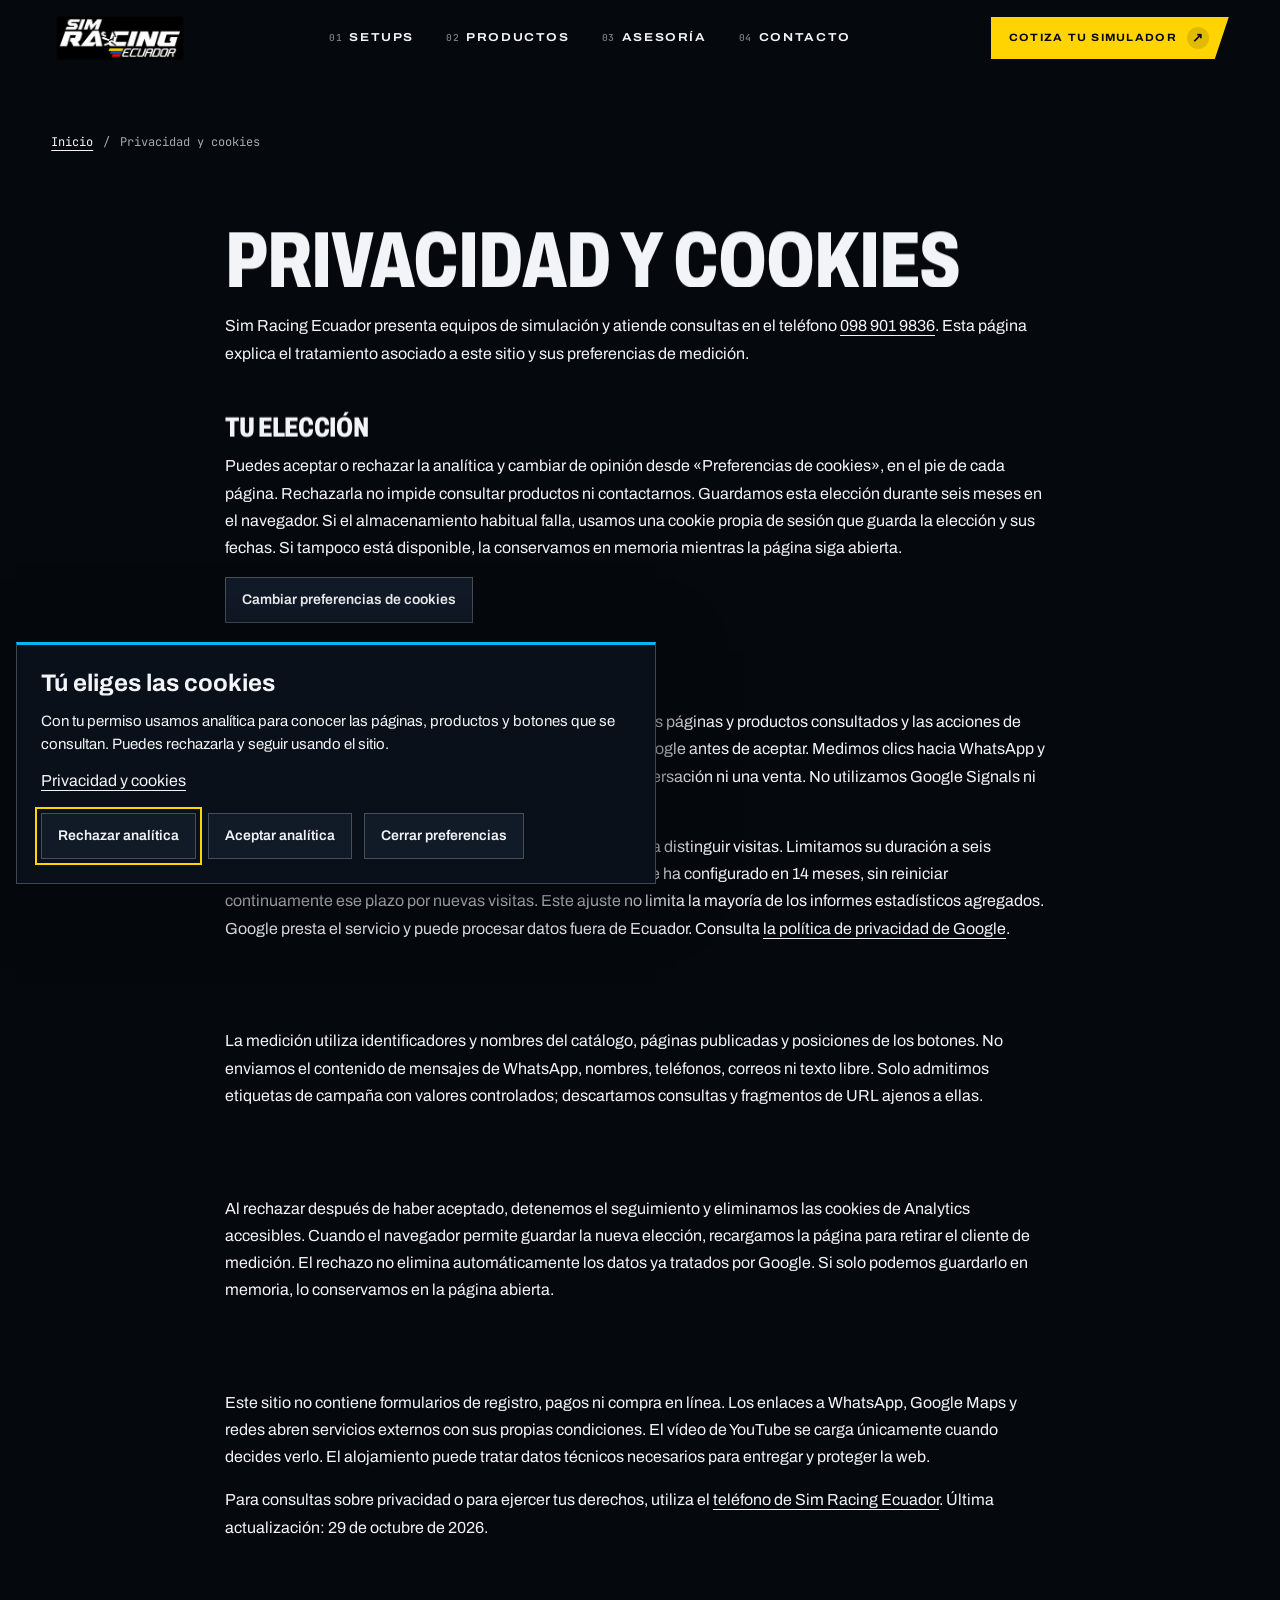
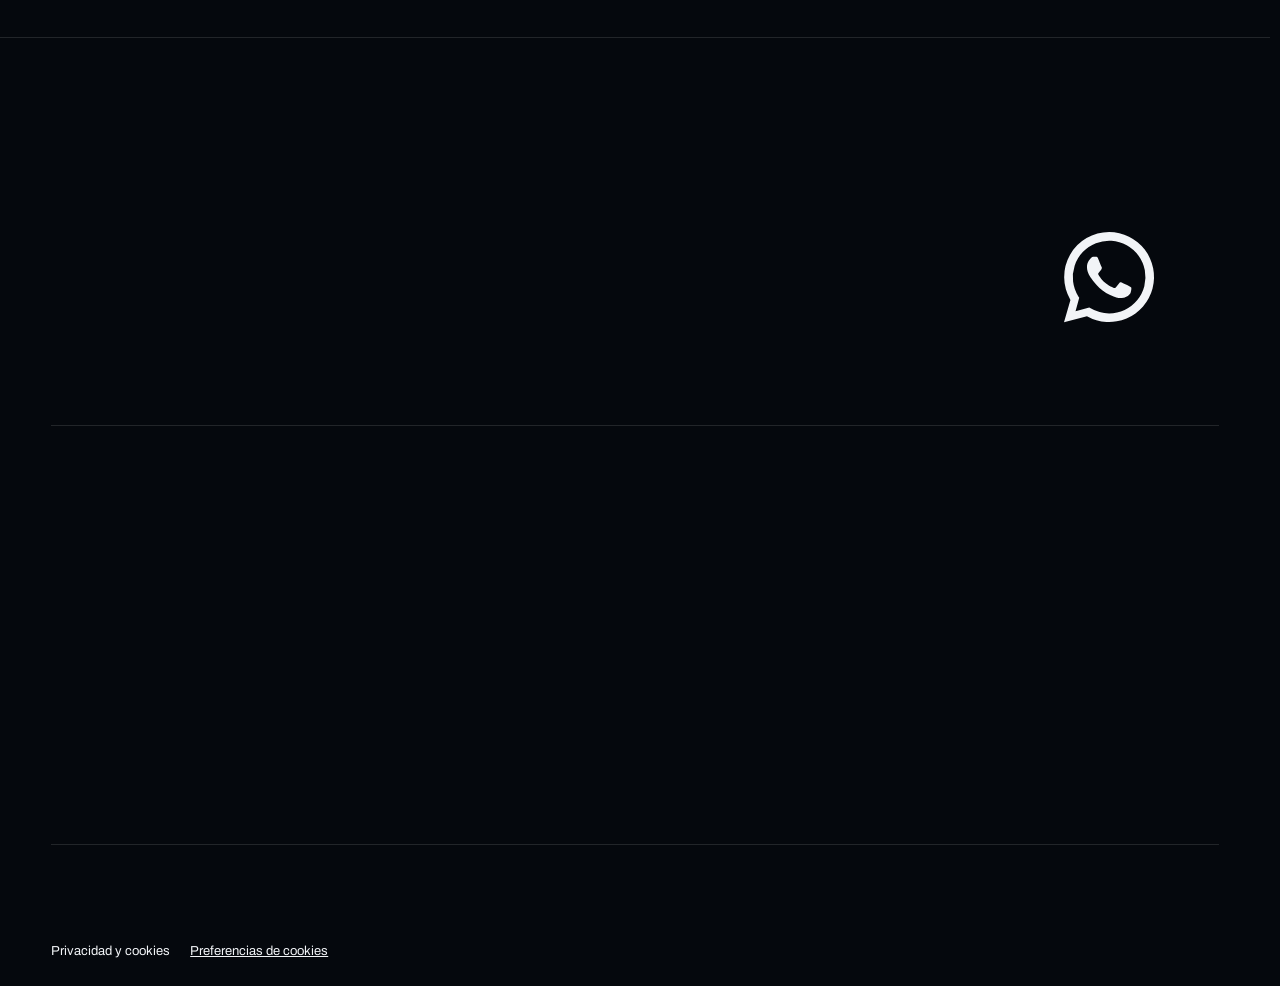
<file: privacidad.html>
<!doctype html>
<html lang="es" data-page="info"><head>
    <meta charset="UTF-8" />
    <link rel="icon" type="image/x-icon" sizes="16x16 32x32 48x48 64x64 128x128 256x256" href="/favicon.ico" />
    <link rel="icon" type="image/png" sizes="512x512" href="/favicon-512.png" />
    <link rel="apple-touch-icon" sizes="180x180" href="/apple-touch-icon.png" />
    <link rel="manifest" href="/site.webmanifest" />

    <meta name="viewport" content="width=device-width, initial-scale=1.0, viewport-fit=cover" />

    <meta name="theme-color" content="#05080D" />
    <meta http-equiv="Content-Security-Policy" content="default-src 'self'; base-uri 'self'; object-src 'none'; frame-ancestors 'none'; form-action 'self'; script-src 'self' https://www.googletagmanager.com; style-src 'self'; img-src 'self' data: https://www.google-analytics.com https://region1.google-analytics.com https://www.googletagmanager.com; font-src 'self'; media-src 'self'; frame-src https://www.youtube.com; connect-src 'self' https://www.google-analytics.com https://region1.google-analytics.com https://www.googletagmanager.com; manifest-src 'self'; worker-src 'none'; upgrade-insecure-requests" />
















    <link rel="preload" href="fonts/archivo-latin-wdth-normal.woff2" as="font" type="font/woff2" crossorigin />
    <link rel="preload" href="sequence/f001.webp" as="image" type="image/webp" />
    <link rel="stylesheet" href="styles.css" />
    <script src="boot.js"></script>
    <script src="vendor/gsap.min.js" defer></script>
    <script src="vendor/ScrollTrigger.min.js" defer></script>
    <script src="vendor/lenis.min.js" defer></script>
    <script src="script.js?v=anchor-navigation-20261011" defer></script>
  <script src="measurement-config.js?v=4f409ebb8b46" defer></script>
<script src="analytics-catalog.js?v=99fe6915961d" defer></script>
<script src="analytics.js?v=a59608e9687a" defer></script>
<!-- SEO: generated -->
<title>Privacidad y cookies | Sim Racing Ecuador</title>
<meta name="description" content="Consulta cómo funciona la analítica opcional, cómo cambiar tus preferencias de cookies y cómo contactar a Sim Racing Ecuador sobre privacidad." />
<link rel="canonical" href="https://simracingec.com/privacidad" />
<meta name="robots" content="index, follow, max-image-preview:large" />
<meta property="og:locale" content="es_EC" />
<meta property="og:type" content="website" />
<meta property="og:site_name" content="Sim Racing Ecuador" />
<meta property="og:title" content="Privacidad y cookies | Sim Racing Ecuador" />
<meta property="og:description" content="Consulta cómo funciona la analítica opcional, cómo cambiar tus preferencias de cookies y cómo contactar a Sim Racing Ecuador sobre privacidad." />
<meta property="og:url" content="https://simracingec.com/privacidad" />
<meta property="og:image" content="https://simracingec.com/social-logo.png" />
<meta property="og:image:alt" content="Privacidad y cookies" />
<meta name="twitter:card" content="summary_large_image" />
<meta name="twitter:title" content="Privacidad y cookies | Sim Racing Ecuador" />
<meta name="twitter:description" content="Consulta cómo funciona la analítica opcional, cómo cambiar tus preferencias de cookies y cómo contactar a Sim Racing Ecuador sobre privacidad." />
<meta name="twitter:image" content="https://simracingec.com/social-logo.png" />
<script type="application/ld+json">{"@context": "https://schema.org", "@graph": [{"@type": "BreadcrumbList", "@id": "https://simracingec.com/privacidad#breadcrumbs", "itemListElement": [{"@type": "ListItem", "position": 1, "name": "Inicio", "item": "https://simracingec.com/"}, {"@type": "ListItem", "position": 2, "name": "Privacidad y cookies", "item": "https://simracingec.com/privacidad"}]}, {"@type": "WebPage", "@id": "https://simracingec.com/privacidad#page", "url": "https://simracingec.com/privacidad", "name": "Privacidad y cookies | Sim Racing Ecuador", "description": "Consulta cómo funciona la analítica opcional, cómo cambiar tus preferencias de cookies y cómo contactar a Sim Racing Ecuador sobre privacidad.", "image": "https://simracingec.com/social-logo.png", "inLanguage": "es-EC", "isPartOf": {"@id": "https://simracingec.com/#website"}}]}</script>
<!-- /SEO -->
</head><body><header class="site-header" data-header>
      <div class="shell header-bar">
        <a class="brand" href="/" aria-label="Sim Racing Ecuador, volver al inicio">
          <img src="optimized/logo.webp" alt="Sim Racing Ecuador" width="1200" height="462" decoding="async" fetchpriority="high" />
        </a>
        <nav class="site-nav" id="site-nav" aria-label="Navegación principal">
          <a class="nav-link" href="index.html#setups"><span class="nav-index">01</span><span class="nav-label">Setups</span></a>
          <a class="nav-link" href="productos.html"><span class="nav-index">02</span><span class="nav-label">Productos</span></a>
          <a class="nav-link" href="index.html#comunidad"><span class="nav-index">03</span><span class="nav-label">Asesoría</span></a>
          <a class="nav-link" href="#contacto"><span class="nav-index">04</span><span class="nav-label">Contacto</span></a>
          <div class="nav-extra">
            <a class="button button-yellow" href="https://wa.me/593989019836?text=Hola%2C%20quiero%20cotizar%20un%20simulador" target="_blank" rel="noopener noreferrer"><span>Cotiza tu simulador</span><span class="button-icon" aria-hidden="true">↗</span></a>
            <div class="nav-social">
              <a href="https://www.instagram.com/SimRacingEcuador/" target="_blank" rel="noopener noreferrer">Instagram</a>
              <a href="https://www.facebook.com/simracingecuador" target="_blank" rel="noopener noreferrer">Facebook</a>
              <a href="https://www.tiktok.com/@simracingec" target="_blank" rel="noopener noreferrer">TikTok</a>
            </div>
          </div>
        </nav>
        <div class="header-actions">
          <a class="button button-yellow button-small header-cta" href="https://wa.me/593989019836?text=Hola%2C%20quiero%20cotizar%20un%20simulador" target="_blank" rel="noopener noreferrer"><span>Cotiza tu simulador</span><span class="button-icon" aria-hidden="true">↗</span></a>
          <button class="menu-toggle" id="menu-toggle" type="button" aria-label="Menú principal" aria-expanded="false" aria-controls="site-nav">
            <span class="menu-toggle-label">Menú</span>
            <span class="menu-icon" aria-hidden="true"><i></i><i></i></span>
          </button>
        </div>
      </div>
      <div class="scroll-progress" aria-hidden="true"><span></span></div>
    </header><main id="contenido" class="info-page">
<nav class="seo-breadcrumb shell" aria-label="Ruta de navegación"><a href="/">Inicio</a> <span aria-hidden="true">/</span> <span aria-current="page">Privacidad y cookies</span></nav>
<div class="shell info-copy"><h1>Privacidad y cookies</h1>
<p>Sim Racing Ecuador presenta equipos de simulación y atiende consultas en el teléfono <a href="tel:+593989019836">098 901 9836</a>. Esta página explica el tratamiento asociado a este sitio y sus preferencias de medición.</p>
<h2>Tu elección</h2><p>Puedes aceptar o rechazar la analítica y cambiar de opinión desde «Preferencias de cookies», en el pie de cada página. Rechazarla no impide consultar productos ni contactarnos. Guardamos esta elección durante seis meses en el navegador. Si el almacenamiento habitual falla, usamos una cookie propia de sesión que guarda la elección y sus fechas. Si tampoco está disponible, la conservamos en memoria mientras la página siga abierta.</p>
<button type="button" class="consent-button" data-consent-open>Cambiar preferencias de cookies</button>
<h2>Analítica opcional</h2><p>Solo si aceptas cargamos Google Analytics 4 para conocer las páginas y productos consultados y las acciones de contacto. No cargamos su cliente ni enviamos medición a Google antes de aceptar. Medimos clics hacia WhatsApp y llamadas como intención de contacto; no acreditan una conversación ni una venta. No utilizamos Google Signals ni personalización publicitaria.</p>
<p>Google Analytics puede crear cookies como _ga y _ga_… para distinguir visitas. Limitamos su duración a seis meses. La conservación de los datos de usuarios y eventos se ha configurado en 14 meses, sin reiniciar continuamente ese plazo por nuevas visitas. Este ajuste no limita la mayoría de los informes estadísticos agregados. Google presta el servicio y puede procesar datos fuera de Ecuador. Consulta <a href="https://policies.google.com/privacy" target="_blank" rel="noopener noreferrer">la política de privacidad de Google</a>.</p>
<h2>Qué enviamos</h2><p>La medición utiliza identificadores y nombres del catálogo, páginas publicadas y posiciones de los botones. No enviamos el contenido de mensajes de WhatsApp, nombres, teléfonos, correos ni texto libre. Solo admitimos etiquetas de campaña con valores controlados; descartamos consultas y fragmentos de URL ajenos a ellas.</p>
<h2>Retirar el consentimiento</h2><p>Al rechazar después de haber aceptado, detenemos el seguimiento y eliminamos las cookies de Analytics accesibles. Cuando el navegador permite guardar la nueva elección, recargamos la página para retirar el cliente de medición. El rechazo no elimina automáticamente los datos ya tratados por Google. Si solo podemos guardarlo en memoria, lo conservamos en la página abierta.</p>
<h2>Contacto y servicios externos</h2><p>Este sitio no contiene formularios de registro, pagos ni compra en línea. Los enlaces a WhatsApp, Google Maps y redes abren servicios externos con sus propias condiciones. El vídeo de YouTube se carga únicamente cuando decides verlo. El alojamiento puede tratar datos técnicos necesarios para entregar y proteger la web.</p><p>Para consultas sobre privacidad o para ejercer tus derechos, utiliza el <a href="tel:+593989019836">teléfono de Sim Racing Ecuador</a>. Última actualización: 29 de octubre de 2026.</p></div></main><footer class="site-footer" id="contacto" data-theme="dark">
      <div class="shell footer-top">
        <p class="eyebrow">¿Listo para tu próxima vuelta?</p>
        <a class="footer-cta" href="https://wa.me/593989019836?text=Hola%2C%20quiero%20cotizar%20un%20simulador" target="_blank" rel="noopener noreferrer"><span>Hablemos de tu setup</span><svg class="footer-cta-icon" viewBox="0 0 24 24" aria-hidden="true" fill="currentColor"><path d="M12.01 0a11.97 11.97 0 0 0-10.3 18.06L0 24l6.1-1.6a11.97 11.97 0 1 0 5.91-22.4zm0 21.65a9.65 9.65 0 0 1-4.93-1.34l-.35-.21-3.66.96.98-3.57-.23-.37A9.66 9.66 0 1 1 12.01 21.65zm5.3-7.24c-.29-.15-1.72-.85-1.99-.95-.27-.1-.46-.15-.65.15-.2.29-.75.95-.92 1.14-.17.19-.34.22-.63.07-.29-.15-1.23-.45-2.34-1.44-.87-.77-1.45-1.73-1.62-2.02-.17-.29-.02-.45.13-.59.13-.13.29-.34.43-.51.15-.17.2-.29.29-.48.1-.2.05-.37-.02-.51-.08-.15-.66-1.58-.9-2.16-.24-.57-.48-.49-.65-.5h-.56c-.19 0-.5.07-.76.36-.26.29-1.01.99-1.01 2.42 0 1.43 1.04 2.81 1.18 3 .15.2 2.05 3.13 4.97 4.39.69.3 1.23.48 1.66.61.7.22 1.33.19 1.83.12.56-.08 1.72-.7 1.96-1.38.24-.68.24-1.26.17-1.38-.07-.12-.27-.2-.56-.34z"/></svg></a>
      </div>
      <div class="shell footer-grid">
        <div class="footer-brand-block">
          <a class="brand footer-brand" href="/" aria-label="Sim Racing Ecuador, volver al inicio"><img src="optimized/logo.webp" alt="Sim Racing Ecuador" loading="lazy" decoding="async" width="1200" height="462" /></a>
          <p>Equipos y asesoría para simulación de carreras en Ecuador. Tu mejor experiencia.</p>
        </div>
        <div class="footer-column"><span class="footer-kicker">Dirección</span><a href="https://www.google.com/maps/place/SimRacing+Ecuador/@-0.1675966,-78.4717231,17z/data=!3m1!4b1!4m14!1m7!3m6!1s0x91d59073868a1c31:0xdc826ff77dbb0add!2sRacing+Hobbies!8m2!3d-0.1675533!4d-78.4692233!16s%2Fg%2F11g718x39n!3m5!1s0x91d591179e1b5f7d:0xf21f2dfff4a8262a!8m2!3d-0.1675966!4d-78.4691482!16s%2Fg%2F11sszm2c_z" target="_blank" rel="noopener noreferrer">Ver en Google Maps</a><p>Av. Eloy Alfaro 40-348, Quito</p><p>Tienda física en Quito</p><p>Atención con cita previa</p><p>Envíos a todo el Ecuador</p></div>
        <div class="footer-column"><span class="footer-kicker">Contacto</span><a href="tel:+593989019836">Teléfono: 098 901 9836</a><a href="tel:+593989019836">Llamar directamente</a><a href="https://wa.me/593989019836" target="_blank" rel="noopener noreferrer">WhatsApp</a></div>
        <div class="footer-column"><span class="footer-kicker">Redes</span><a href="https://www.instagram.com/SimRacingEcuador/" target="_blank" rel="noopener noreferrer">Instagram</a><a href="https://www.facebook.com/simracingecuador" target="_blank" rel="noopener noreferrer">Facebook</a><a href="https://www.tiktok.com/@simracingec" target="_blank" rel="noopener noreferrer">TikTok</a></div>
      </div>
      <div class="footer-wordmark" aria-hidden="true"><span>Sim Racing</span><span>Ecuador</span></div>
      <div class="shell footer-bottom">
        <div class="footer-links"><a href="index.html#setups">Setups</a><a href="productos.html">Productos</a><a href="index.html#comunidad">Asesoría</a><a href="#contacto">Contacto</a></div>
        <p>© 2026 Sim Racing Ecuador · Todos los derechos reservados.</p>
        <a class="back-to-top" href="#contenido"><span>Volver arriba</span><span aria-hidden="true">↑</span></a>
      </div>
    <div class="shell privacy-links"><a href="/privacidad">Privacidad y cookies</a> <button type="button" data-consent-open>Preferencias de cookies</button></div></footer><section class="consent-panel" id="consent-panel" aria-labelledby="consent-title" role="region" hidden data-lenis-prevent>
  <h2 id="consent-title">Tú eliges las cookies</h2>
  <p>Con tu permiso usamos analítica para conocer las páginas, productos y botones que se consultan. Puedes rechazarla y seguir usando el sitio.</p>
  <a href="/privacidad">Privacidad y cookies</a>
  <div class="consent-actions"><button type="button" class="consent-button" data-consent-reject>Rechazar analítica</button><button type="button" class="consent-button" data-consent-accept>Aceptar analítica</button><button type="button" class="consent-button" data-consent-close>Cerrar preferencias</button></div>
</section>
</body></html>
</file>
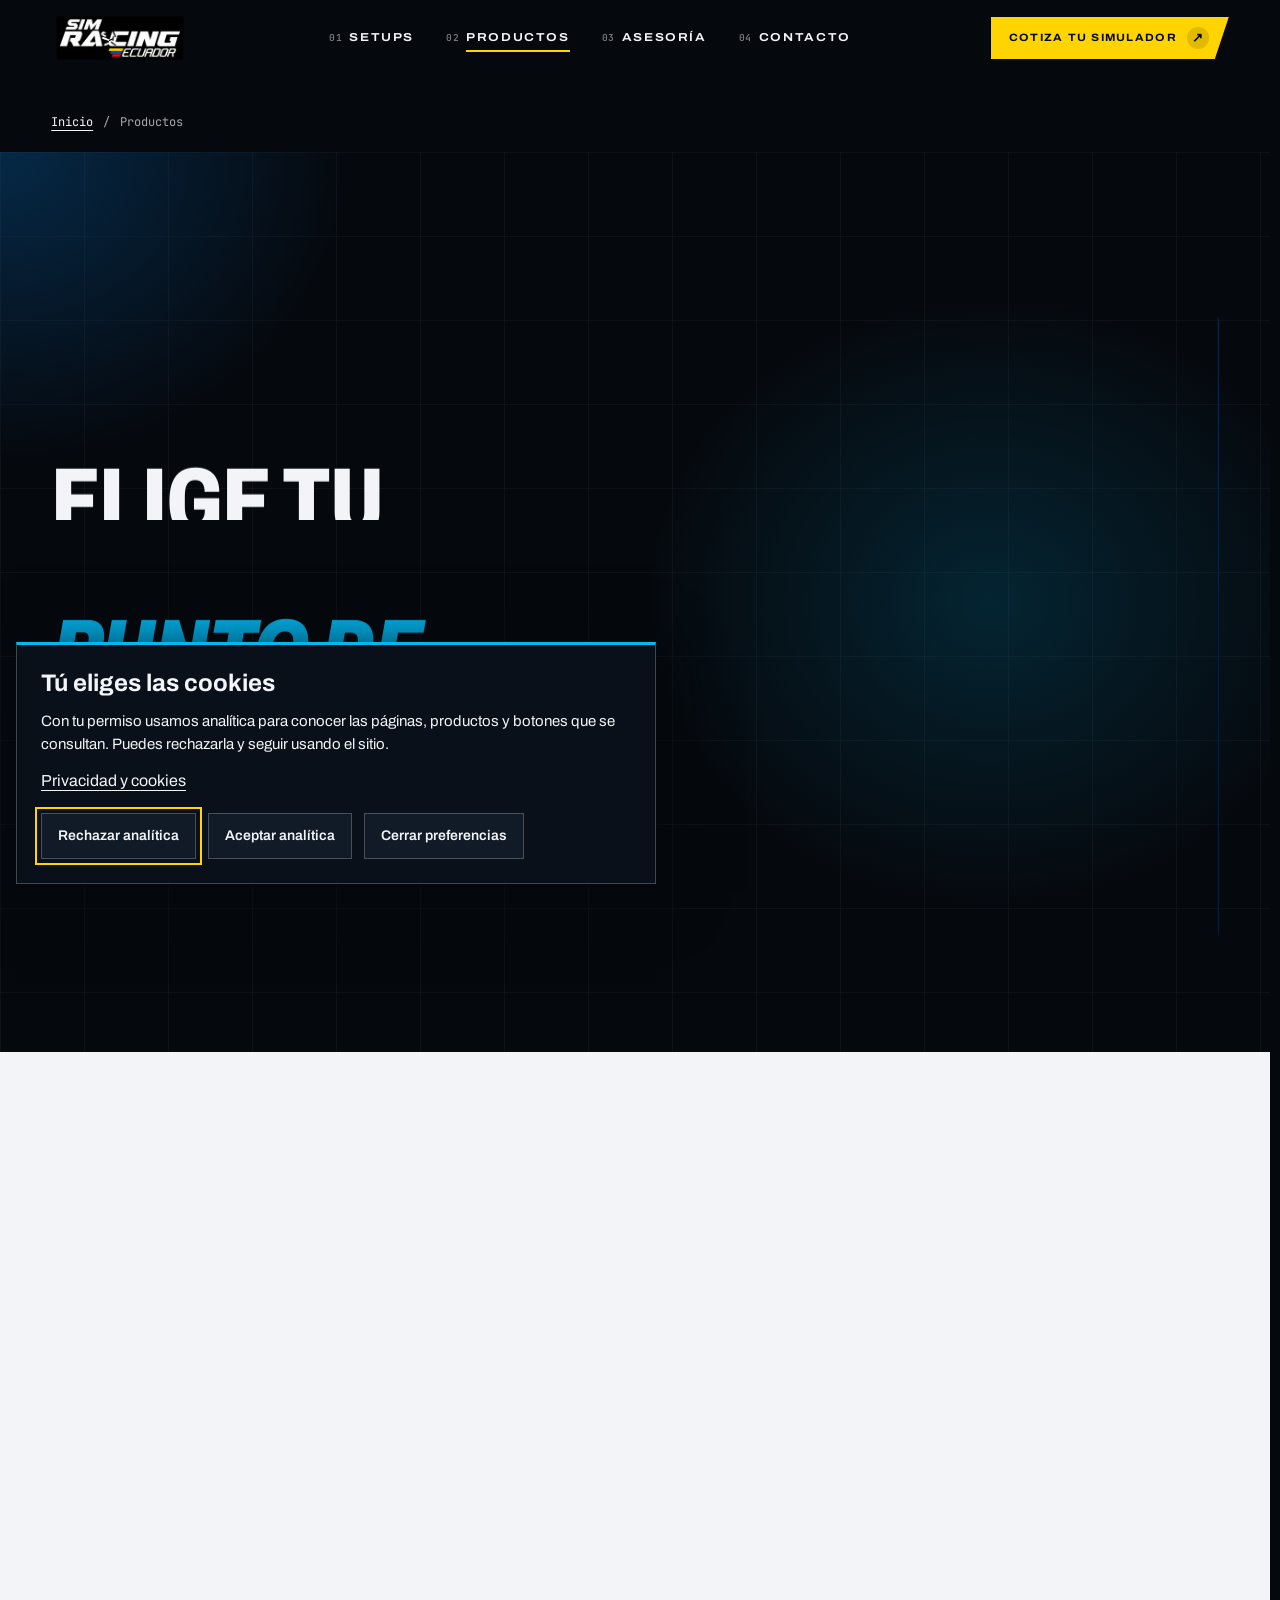
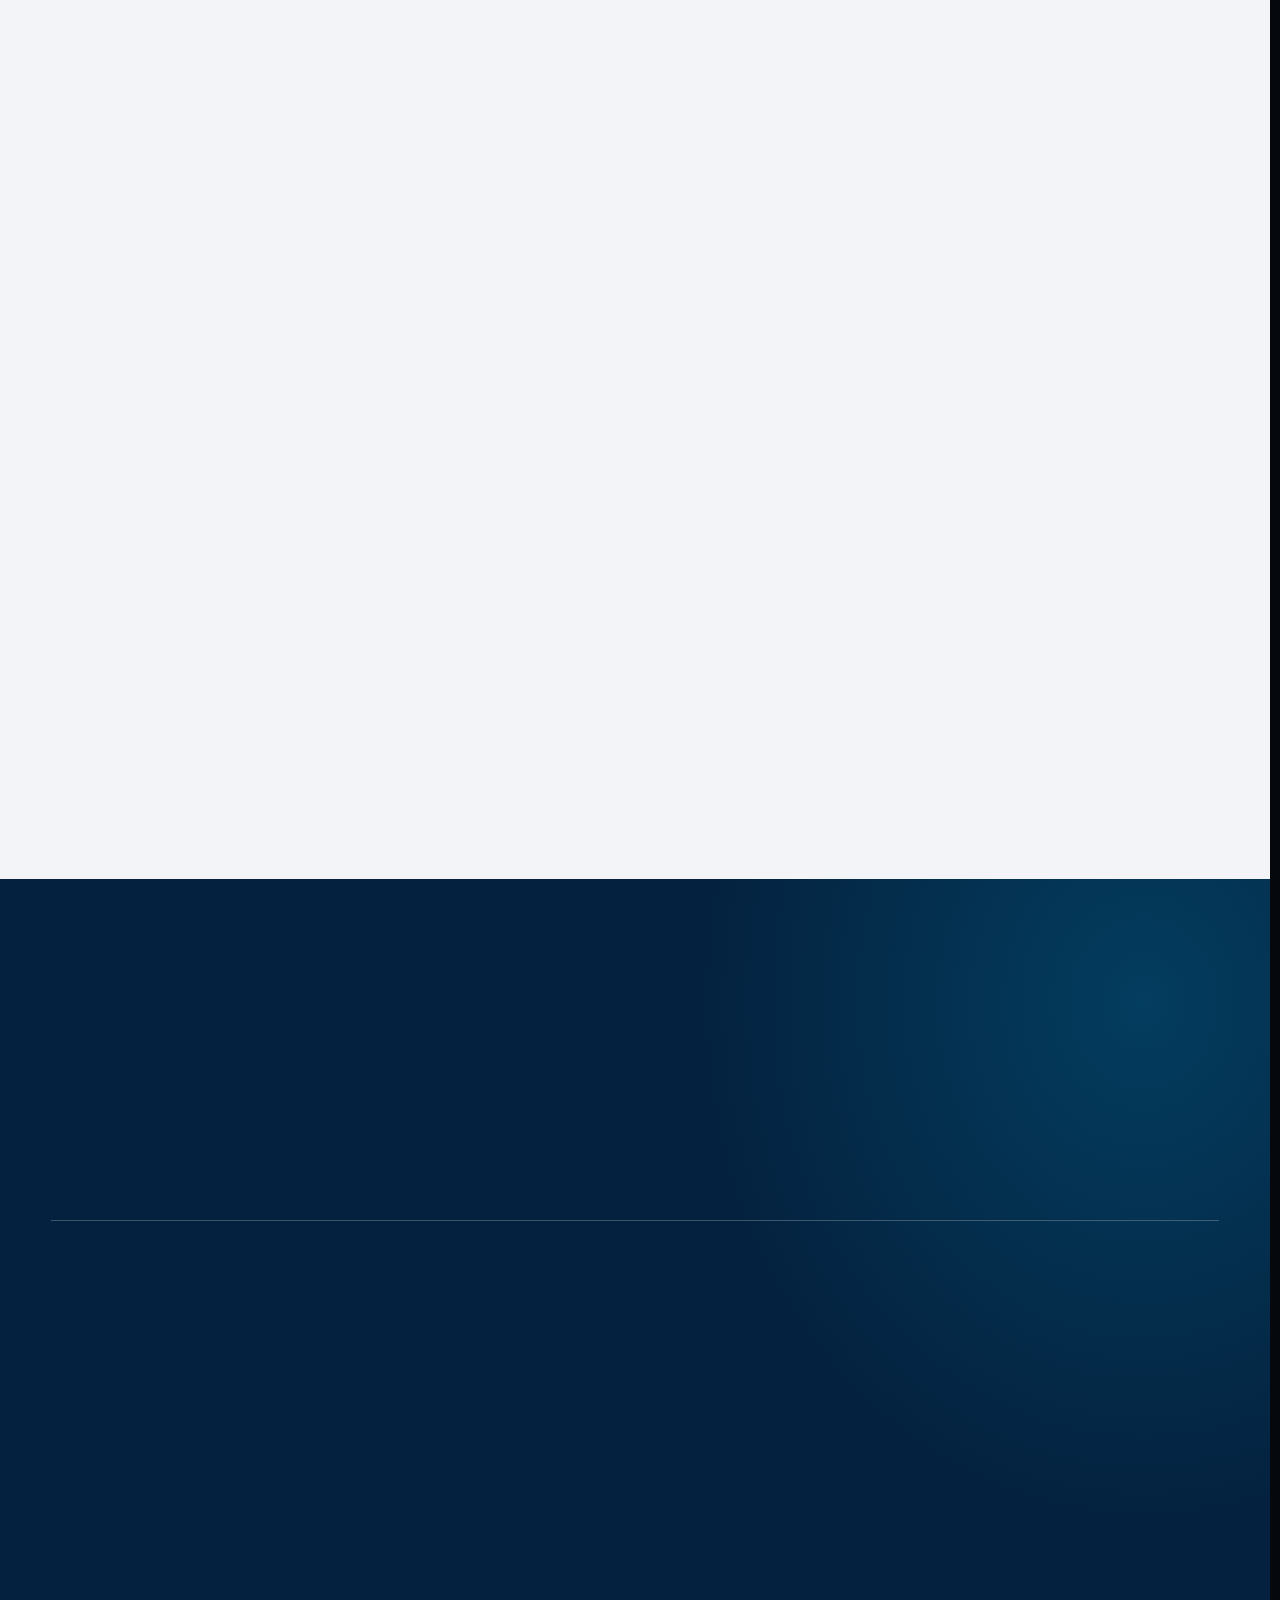
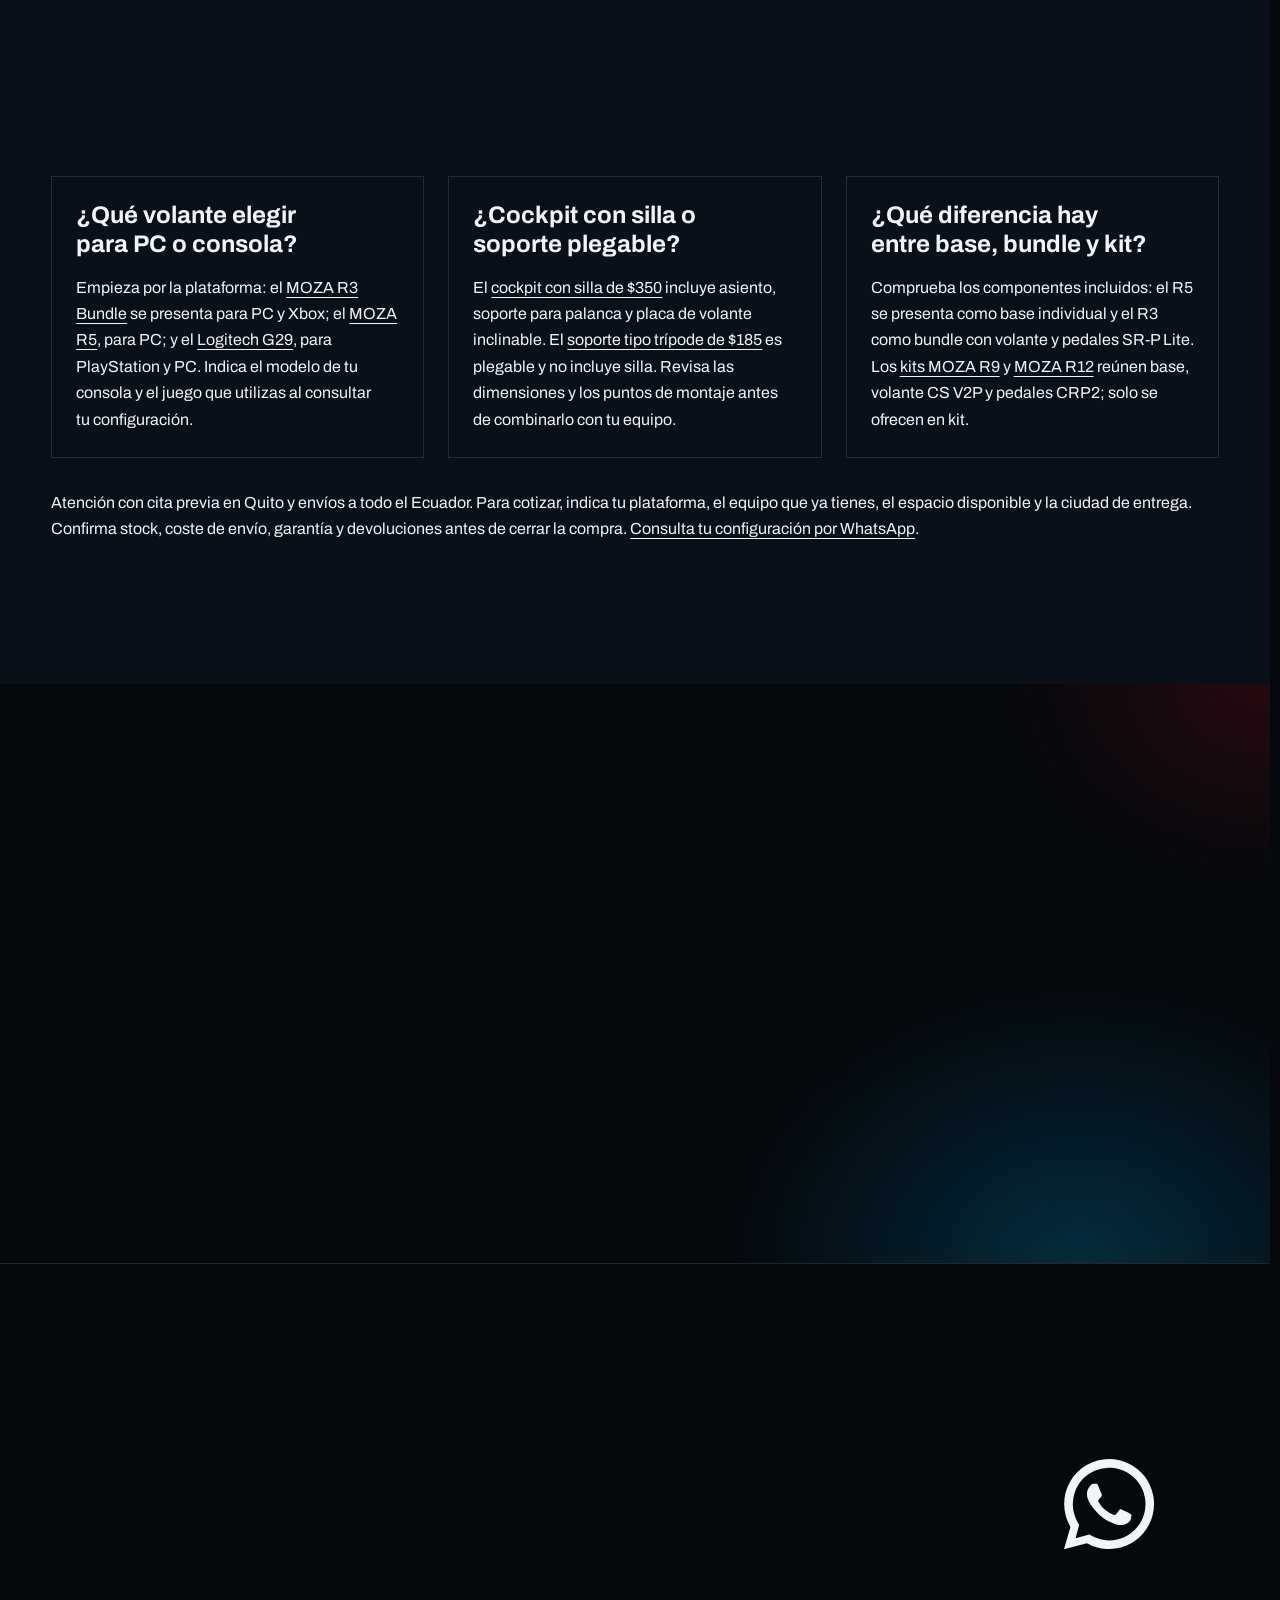
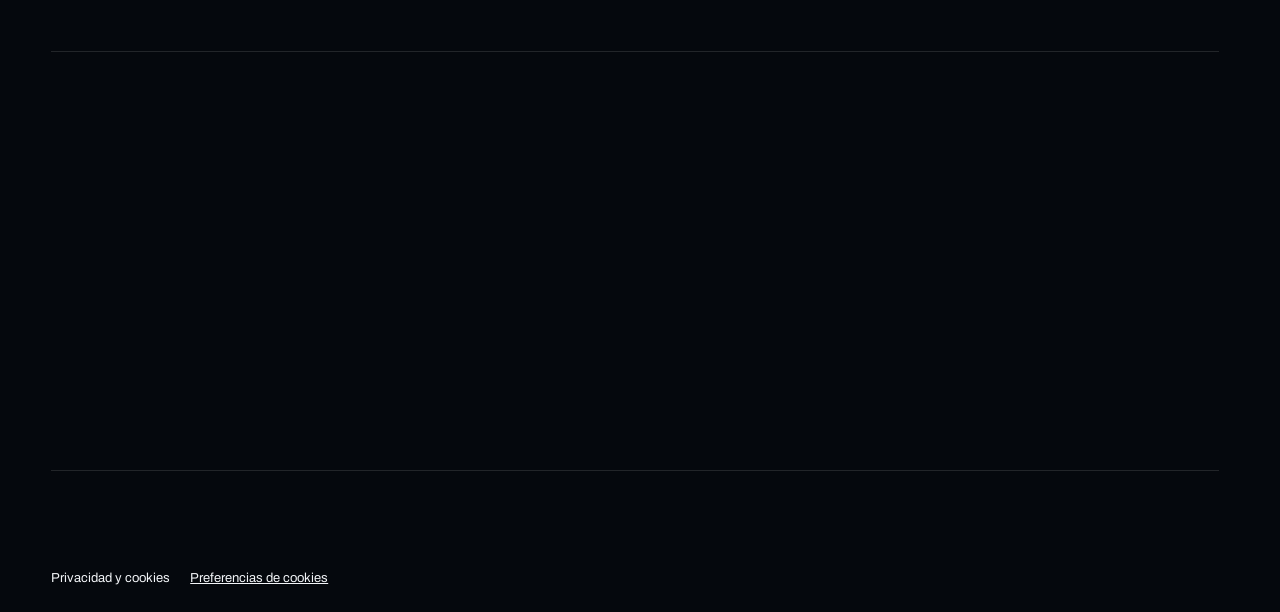
<file: productos.html>
<!doctype html>
<html lang="es" data-page="catalog">
  <head>
    <meta charset="UTF-8" />
    <link rel="icon" type="image/x-icon" sizes="16x16 32x32 48x48 64x64 128x128 256x256" href="/favicon.ico" />
    <link rel="icon" type="image/png" sizes="512x512" href="/favicon-512.png" />
    <link rel="apple-touch-icon" sizes="180x180" href="/apple-touch-icon.png" />
    <link rel="manifest" href="/site.webmanifest" />

    <meta name="viewport" content="width=device-width, initial-scale=1.0, viewport-fit=cover" />
    <meta name="theme-color" content="#05080D" />
    <meta http-equiv="Content-Security-Policy" content="default-src 'self'; base-uri 'self'; object-src 'none'; frame-ancestors 'none'; form-action 'self'; script-src 'self' https://www.googletagmanager.com; style-src 'self'; img-src 'self' data: https://www.google-analytics.com https://region1.google-analytics.com https://www.googletagmanager.com; font-src 'self'; media-src 'self'; frame-src https://www.youtube.com; connect-src 'self' https://www.google-analytics.com https://region1.google-analytics.com https://www.googletagmanager.com; manifest-src 'self'; worker-src 'none'; upgrade-insecure-requests" />
        <link rel="preload" href="fonts/archivo-latin-wdth-normal.woff2" as="font" type="font/woff2" crossorigin />
    <link rel="stylesheet" href="styles.css?v=catalogue-accessibility-20261106" />
    <script src="boot.js"></script>
    <script src="vendor/gsap.min.js" defer></script>
    <script src="vendor/ScrollTrigger.min.js" defer></script>
    <script src="vendor/lenis.min.js" defer></script>
    <script src="script.js" defer></script>
  <script src="measurement-config.js?v=4f409ebb8b46" defer></script>
<script src="analytics-catalog.js?v=99fe6915961d" defer></script>
<script src="analytics.js?v=a59608e9687a" defer></script>
<!-- SEO: generated -->
<title>Volantes y cockpits en Ecuador | Sim Racing Ecuador</title>
<meta name="description" content="Compara volantes Logitech G29, MOZA Direct Drive y cockpits plegables. Consulta precios publicados, fichas técnicas y disponibilidad en Ecuador." />
<link rel="canonical" href="https://simracingec.com/productos" />
<meta name="robots" content="index, follow, max-image-preview:large" />
<meta property="og:locale" content="es_EC" />
<meta property="og:type" content="website" />
<meta property="og:site_name" content="Sim Racing Ecuador" />
<meta property="og:title" content="Volantes y cockpits en Ecuador | Sim Racing Ecuador" />
<meta property="og:description" content="Compara volantes Logitech G29, MOZA Direct Drive y cockpits plegables. Consulta precios publicados, fichas técnicas y disponibilidad en Ecuador." />
<meta property="og:url" content="https://simracingec.com/productos" />
<meta property="og:image" content="https://simracingec.com/optimized/cockpit-silla-hero.webp" />
<meta property="og:image:alt" content="Productos" />
<meta name="twitter:card" content="summary_large_image" />
<meta name="twitter:title" content="Volantes y cockpits en Ecuador | Sim Racing Ecuador" />
<meta name="twitter:description" content="Compara volantes Logitech G29, MOZA Direct Drive y cockpits plegables. Consulta precios publicados, fichas técnicas y disponibilidad en Ecuador." />
<meta name="twitter:image" content="https://simracingec.com/optimized/cockpit-silla-hero.webp" />
<script type="application/ld+json">{"@context": "https://schema.org", "@graph": [{"@type": "BreadcrumbList", "@id": "https://simracingec.com/productos#breadcrumbs", "itemListElement": [{"@type": "ListItem", "position": 1, "name": "Inicio", "item": "https://simracingec.com/"}, {"@type": "ListItem", "position": 2, "name": "Productos", "item": "https://simracingec.com/productos"}]}, {"@type": "CollectionPage", "@id": "https://simracingec.com/productos#page", "url": "https://simracingec.com/productos", "name": "Volantes y cockpits en Ecuador | Sim Racing Ecuador", "description": "Compara volantes Logitech G29, MOZA Direct Drive y cockpits plegables. Consulta precios publicados, fichas técnicas y disponibilidad en Ecuador.", "image": "https://simracingec.com/optimized/cockpit-silla-hero.webp", "inLanguage": "es-EC", "isPartOf": {"@id": "https://simracingec.com/#website"}}]}</script>
<!-- /SEO -->
</head>
  <body class="catalog-page">
    <a class="skip-link" href="#catalogo">Saltar al catálogo</a>

        <header class="site-header" data-header>
      <div class="shell header-bar">
        <a class="brand" href="/" aria-label="Sim Racing Ecuador, volver al inicio">
          <img src="optimized/logo.webp" alt="Sim Racing Ecuador" width="1200" height="462" decoding="async" />
        </a>
        <nav class="site-nav" id="site-nav" aria-label="Navegación principal">
          <a class="nav-link" href="index.html#setups"><span class="nav-index">01</span><span class="nav-label">Setups</span></a>
          <a class="nav-link" href="productos.html" aria-current="page"><span class="nav-index">02</span><span class="nav-label">Productos</span></a>
          <a class="nav-link" href="index.html#comunidad"><span class="nav-index">03</span><span class="nav-label">Asesoría</span></a>
          <a class="nav-link" href="#contacto"><span class="nav-index">04</span><span class="nav-label">Contacto</span></a>
          <div class="nav-extra">
            <a class="button button-yellow" href="https://wa.me/593989019836?text=Hola%2C%20quiero%20cotizar%20un%20simulador" target="_blank" rel="noopener noreferrer"><span>Cotiza tu simulador</span><span class="button-icon" aria-hidden="true">↗</span></a>
            <div class="nav-social">
              <a href="https://www.instagram.com/SimRacingEcuador/" target="_blank" rel="noopener noreferrer">Instagram</a>
              <a href="https://www.facebook.com/simracingecuador" target="_blank" rel="noopener noreferrer">Facebook</a>
              <a href="https://www.tiktok.com/@simracingec" target="_blank" rel="noopener noreferrer">TikTok</a>
            </div>
          </div>
        </nav>
        <div class="header-actions">
          <a class="button button-yellow button-small header-cta" href="https://wa.me/593989019836?text=Hola%2C%20quiero%20cotizar%20un%20simulador" target="_blank" rel="noopener noreferrer"><span>Cotiza tu simulador</span><span class="button-icon" aria-hidden="true">↗</span></a>
          <button class="menu-toggle" id="menu-toggle" type="button" aria-label="Menú principal" aria-expanded="false" aria-controls="site-nav">
            <span class="menu-toggle-label">Menú</span>
            <span class="menu-icon" aria-hidden="true"><i></i><i></i></span>
          </button>
        </div>
      </div>
      <div class="scroll-progress" aria-hidden="true"><span></span></div>
    </header>

    <main id="catalogo">
<nav class="seo-breadcrumb shell" aria-label="Ruta de navegación"><a href="/">Inicio</a> <span aria-hidden="true">/</span> <span aria-current="page">Productos</span></nav>
<section class="catalog-hero" aria-labelledby="catalog-title">
        <div class="shell catalog-hero-layout">
          <div class="catalog-hero-copy">
            <p class="catalog-route">Catálogo de simracing en Ecuador</p>
            <h1 id="catalog-title">Elige tu<br /><em>punto de pista.</em></h1>
            <p>Compara volantes Logitech G29, bases y kits MOZA Direct Drive y cockpits plegables en Ecuador. Revisa las fichas y consulta disponibilidad antes de elegir tu setup.</p>
            <a class="catalog-jump" href="#cockpits">Ver cockpits <span aria-hidden="true">↓</span></a>
          </div>
          <figure class="catalog-hero-art catalog-cockpit-art">
            <img src="optimized/cockpit-silla-hero.webp" alt="Cockpit Pro plegable con silla para simulación de carreras" loading="eager" decoding="async" fetchpriority="high" width="500" height="500" srcset="optimized/responsive/cockpit-silla-hero-640.webp 640w, optimized/responsive/cockpit-silla-hero-1280.webp 1280w, optimized/responsive/cockpit-silla-hero-1920.webp 1920w, optimized/cockpit-silla-hero.webp 3000w" sizes="(max-width: 680px) calc(100vw - 32px), (max-width: 960px) 80vw, 50vw" />
          </figure>
          <div class="catalog-hero-index" role="group" aria-label="Categorías del catálogo">
            <span>01 / Volantes y pedales</span>
            <span>02 / Cockpits</span>
            <span>03 / Accesorios</span>
          </div>
        </div>
      </section>

      <section class="catalog-section cockpit-catalog" id="cockpits" aria-labelledby="cockpit-title">
        <div class="shell">
          <div class="catalog-heading">
            <h2 id="cockpit-title">Cockpits<br /><span>para construir.</span></h2>
            <p>La base física para ordenar tu volante, pedales y postura. Consulta disponibilidad y descubre los detalles de cada configuración.</p>
          </div>
          <div class="cockpit-lineup">
            <article class="cockpit-feature cockpit-feature-chair">
              <div class="cockpit-visual cockpit-chair-visual"><img src="optimized/cockpit-silla-hero.webp" alt="Cockpit plegable con silla para simulación de carreras" loading="lazy" decoding="async" width="500" height="500" srcset="optimized/responsive/cockpit-silla-hero-640.webp 640w, optimized/responsive/cockpit-silla-hero-1280.webp 1280w, optimized/responsive/cockpit-silla-hero-1920.webp 1920w, optimized/cockpit-silla-hero.webp 3000w" sizes="(max-width: 680px) calc(100vw - 32px), (max-width: 960px) 80vw, 50vw" /></div>
              <div class="product-line-copy">
                <div><span class="product-code">Cockpit / Completo</span><h3>Cockpit con silla</h3></div>
                <p>Una estación completa para crear una posición de manejo estable y dedicada.</p>
                <div class="product-line-actions"><strong class="cockpit-price">$350</strong><a class="price-ask" href="https://wa.me/593989019836?text=Hola%2C%20quiero%20consultar%20la%20disponibilidad%20del%20cockpit%20con%20silla" target="_blank" rel="noopener noreferrer">Consultar disponibilidad</a><a data-analytics-item="cockpit-con-silla" href="cockpit-con-silla.html">Ver ficha técnica <span aria-hidden="true">↗</span></a></div>
              </div>
            </article>
            <article class="cockpit-feature">
              <div class="cockpit-visual"><img src="optimized/tripode-cockpit-ai.webp" alt="Simulador tipo trípode plegable con soporte para volante y pedales" loading="lazy" decoding="async" width="1254" height="1254" /></div>
              <div class="product-line-copy">
                <div><span class="product-code">Cockpit / Sin silla / Plegable</span><h3>Simulador tipo trípode</h3></div>
                <p>Una estación compacta, ajustable y lista para guardar cuando termina la carrera.</p>
                <div class="product-line-actions"><strong class="cockpit-price">$185</strong><a class="price-ask" href="https://wa.me/593989019836?text=Hola%2C%20quiero%20consultar%20la%20disponibilidad%20del%20simulador%20tipo%20tr%C3%ADpode" target="_blank" rel="noopener noreferrer">Consultar disponibilidad</a><a data-analytics-item="simulador-tripode" href="simulador-tripode.html">Ver ficha técnica <span aria-hidden="true">↗</span></a></div>
              </div>
            </article>
          </div>
        </div>
      </section>

      <section class="catalog-section control-catalog" id="volantes-pedales" aria-labelledby="control-title">
        <div class="shell">
          <div class="catalog-heading catalog-heading-dark">
            <h2 id="control-title">Volantes<br /><span>y pedales.</span></h2>
            <p>Desde una primera vuelta con Logitech hasta los paquetes Direct Drive de MOZA.</p>
          </div>
          <ul class="control-list" role="list">
            <li><article class="control-row control-row-link">
              <span class="control-number">01</span>
              <div><span class="product-code">LOGITECH</span><h3><a data-analytics-item="logitech-g29" href="logitech-g29.html" aria-label="Ver ficha completa del Logitech G29">Logitech G29</a></h3></div>
              <p>Volante para comenzar tu experiencia de simracing. <a data-analytics-item="logitech-g29" class="control-row-action" href="logitech-g29.html">Ver ficha completa ↗</a></p>
              <div class="g29-catalog-action"><strong class="catalog-price">$375</strong><a class="price-ask" href="https://wa.me/593989019836?text=Hola%2C%20quiero%20consultar%20la%20disponibilidad%20del%20volante%20Logitech%20G29" target="_blank" rel="noopener noreferrer">Consultar disponibilidad <span aria-hidden="true">↗</span></a></div>
            </article></li>
            <li><a data-analytics-item="moza-r3" class="control-row control-row-featured control-row-link" href="moza-r3.html" aria-label="Ver ficha completa del MOZA R3">
              <span class="control-number">02</span>
              <div><span class="product-code">MOZA / DIRECT DRIVE</span><h3>MOZA R3</h3></div>
              <p>Paquete Direct Drive compatible con PC y Xbox. <span class="control-row-action">Ver ficha completa ↗</span></p>
              <strong class="catalog-price">$580</strong>
            </a></li>
            <li><a data-analytics-item="moza-r5" class="control-row control-row-link" href="moza-r5.html" aria-label="Ver ficha completa del MOZA R5">
              <span class="control-number">03</span>
              <div><span class="product-code">MOZA / DIRECT DRIVE</span><h3>MOZA R5</h3></div>
              <p>Más fuerza y respuesta para seguir creciendo. <span class="control-row-action">Ver ficha completa ↗</span></p>
              <strong class="catalog-price">$675</strong>
            </a></li>
            <li><a data-analytics-item="moza-r9-kit" class="control-row control-row-link" href="moza-r9-kit.html" aria-label="Ver ficha completa del MOZA R9 Kit">
              <span class="control-number">04</span>
              <div><span class="product-code">MOZA / KIT DIRECT DRIVE</span><h3>MOZA R9 Kit</h3></div>
              <p>Base R9, volante CS V2P y pedales CRP2. <span class="control-row-action">Solo disponible en kit ↗</span></p>
              <strong class="catalog-price">$1.640</strong>
            </a></li>
            <li><a data-analytics-item="moza-r12-kit" class="control-row control-row-r12 control-row-link" href="moza-r12-kit.html" aria-label="Ver ficha completa del MOZA R12 Kit">
              <span class="control-number">05</span>
              <div><span class="product-code">MOZA / KIT DIRECT DRIVE</span><h3>MOZA R12 Kit</h3></div>
              <p>Base R12, volante CS V2P y pedales CRP2. <span class="control-row-action">Solo disponible en kit ↗</span></p>
              <strong class="catalog-price">$1.820</strong>
            </a></li>
          </ul>
        </div>
      </section>

      <section class="catalog-section accessories-catalog" id="accesorios" aria-labelledby="accessories-title">
        <div class="shell">
          <div class="catalog-heading">
            <h2 id="accessories-title">Accesorios<br /><span>para hacerlo tuyo.</span></h2>
            <p>Mods y pistas de madera para dar personalidad a tu espacio de simracing.</p>
          </div>
          <div class="accessories-preview">
            <article class="accessories-card accessories-card-mods">
              <span>01</span>
              <h3>Mods</h3>
              <p>Piezas para adaptar y completar tu setup.</p>
            </article>
            <article class="accessories-card accessories-card-track">
              <span>02</span>
              <h3>Pistas de madera</h3>
              <p>Elementos para llevar la atmósfera de carrera a tu espacio.</p>
            </article>
            <article class="accessories-card accessories-card-next"><span>PRÓXIMAMENTE</span><h3>Nuevos accesorios</h3><p>Consulta disponibilidad y próximas incorporaciones.</p></article>
          </div>
        </div>
      </section>

      <section class="catalog-section setup-guidance" aria-labelledby="setup-guidance-title">
        <div class="shell">
          <div class="catalog-heading">
            <h2 id="setup-guidance-title">Antes de elegir<br /><span>tu setup.</span></h2>
            <p>Precios publicados en USD. Solicita confirmación de disponibilidad, plazo de entrega y condiciones antes de comprar.</p>
          </div>
          <div class="guidance-grid">
            <article>
              <h3>¿Qué volante elegir para PC o consola?</h3>
              <p>Empieza por la plataforma: el <a href="moza-r3.html">MOZA R3 Bundle</a> se presenta para PC y Xbox; el <a href="moza-r5.html">MOZA R5</a>, para PC; y el <a href="logitech-g29.html">Logitech G29</a>, para PlayStation y PC. Indica el modelo de tu consola y el juego que utilizas al consultar tu configuración.</p>
            </article>
            <article>
              <h3>¿Cockpit con silla o soporte plegable?</h3>
              <p>El <a href="cockpit-con-silla.html">cockpit con silla de $350</a> incluye asiento, soporte para palanca y placa de volante inclinable. El <a href="simulador-tripode.html">soporte tipo trípode de $185</a> es plegable y no incluye silla. Revisa las dimensiones y los puntos de montaje antes de combinarlo con tu equipo.</p>
            </article>
            <article>
              <h3>¿Qué diferencia hay entre base, bundle y kit?</h3>
              <p>Comprueba los componentes incluidos: el R5 se presenta como base individual y el R3 como bundle con volante y pedales SR-P Lite. Los <a href="moza-r9-kit.html">kits MOZA R9</a> y <a href="moza-r12-kit.html">MOZA R12</a> reúnen base, volante CS V2P y pedales CRP2; solo se ofrecen en kit.</p>
            </article>
          </div>
          <p class="guidance-contact">Atención con cita previa en Quito y envíos a todo el Ecuador. Para cotizar, indica tu plataforma, el equipo que ya tienes, el espacio disponible y la ciudad de entrega. Confirma stock, coste de envío, garantía y devoluciones antes de cerrar la compra. <a href="https://wa.me/593989019836" target="_blank" rel="noopener noreferrer">Consulta tu configuración por WhatsApp</a>.</p>
        </div>
      </section>
      <section class="catalog-close" aria-labelledby="catalog-close-title">
        <div class="shell catalog-close-inner">
          <p>SIM RACING ECUADOR</p>
          <h2 id="catalog-close-title">Tu setup empieza<br />por elegir bien.</h2>
          <a href="index.html#setups">Volver a los setups <span aria-hidden="true">↗</span></a>
        </div>
      </section>
    </main>

        <footer class="site-footer" id="contacto" data-theme="dark">
      <div class="shell footer-top">
        <p class="eyebrow">¿Listo para tu próxima vuelta?</p>
        <a class="footer-cta" href="https://wa.me/593989019836?text=Hola%2C%20quiero%20cotizar%20un%20simulador" target="_blank" rel="noopener noreferrer"><span>Hablemos de tu setup</span><svg class="footer-cta-icon" viewBox="0 0 24 24" aria-hidden="true" fill="currentColor"><path d="M12.01 0a11.97 11.97 0 0 0-10.3 18.06L0 24l6.1-1.6a11.97 11.97 0 1 0 5.91-22.4zm0 21.65a9.65 9.65 0 0 1-4.93-1.34l-.35-.21-3.66.96.98-3.57-.23-.37A9.66 9.66 0 1 1 12.01 21.65zm5.3-7.24c-.29-.15-1.72-.85-1.99-.95-.27-.1-.46-.15-.65.15-.2.29-.75.95-.92 1.14-.17.19-.34.22-.63.07-.29-.15-1.23-.45-2.34-1.44-.87-.77-1.45-1.73-1.62-2.02-.17-.29-.02-.45.13-.59.13-.13.29-.34.43-.51.15-.17.2-.29.29-.48.1-.2.05-.37-.02-.51-.08-.15-.66-1.58-.9-2.16-.24-.57-.48-.49-.65-.5h-.56c-.19 0-.5.07-.76.36-.26.29-1.01.99-1.01 2.42 0 1.43 1.04 2.81 1.18 3 .15.2 2.05 3.13 4.97 4.39.69.3 1.23.48 1.66.61.7.22 1.33.19 1.83.12.56-.08 1.72-.7 1.96-1.38.24-.68.24-1.26.17-1.38-.07-.12-.27-.2-.56-.34z"/></svg></a>
      </div>
      <div class="shell footer-grid">
        <div class="footer-brand-block">
          <a class="brand footer-brand" href="/" aria-label="Sim Racing Ecuador, volver al inicio"><img src="optimized/logo.webp" alt="Sim Racing Ecuador" loading="lazy" decoding="async" width="1200" height="462" /></a>
          <p>Equipos y asesoría para simulación de carreras en Ecuador. Tu mejor experiencia.</p>
        </div>
        <div class="footer-column"><span class="footer-kicker">Dirección</span><a href="https://www.google.com/maps/place/SimRacing+Ecuador/@-0.1675966,-78.4717231,17z/data=!3m1!4b1!4m14!1m7!3m6!1s0x91d59073868a1c31:0xdc826ff77dbb0add!2sRacing+Hobbies!8m2!3d-0.1675533!4d-78.4692233!16s%2Fg%2F11g718x39n!3m5!1s0x91d591179e1b5f7d:0xf21f2dfff4a8262a!8m2!3d-0.1675966!4d-78.4691482!16s%2Fg%2F11sszm2c_z" target="_blank" rel="noopener noreferrer">Ver en Google Maps</a><p>Av. Eloy Alfaro 40-348, Quito</p><p>Tienda física en Quito</p><p>Atención con cita previa</p><p>Envíos a todo el Ecuador</p></div>
        <div class="footer-column"><span class="footer-kicker">Contacto</span><a href="tel:+593989019836">Teléfono: 098 901 9836</a><a href="tel:+593989019836">Llamar directamente</a><a href="https://wa.me/593989019836" target="_blank" rel="noopener noreferrer">WhatsApp</a></div>
        <div class="footer-column"><span class="footer-kicker">Redes</span><a href="https://www.instagram.com/SimRacingEcuador/" target="_blank" rel="noopener noreferrer">Instagram</a><a href="https://www.facebook.com/simracingecuador" target="_blank" rel="noopener noreferrer">Facebook</a><a href="https://www.tiktok.com/@simracingec" target="_blank" rel="noopener noreferrer">TikTok</a></div>
      </div>
      <div class="footer-wordmark" aria-hidden="true"><span>Sim Racing</span><span>Ecuador</span></div>
      <div class="shell footer-bottom">
        <div class="footer-links"><a href="index.html#setups">Setups</a><a href="productos.html">Productos</a><a href="index.html#comunidad">Asesoría</a><a href="#contacto">Contacto</a></div>
        <p>© 2026 Sim Racing Ecuador · Todos los derechos reservados.</p>
        <a class="back-to-top" href="#catalogo"><span>Volver arriba</span><span aria-hidden="true">↑</span></a>
      </div>
    <div class="shell privacy-links"><a href="/privacidad">Privacidad y cookies</a> <button type="button" data-consent-open>Preferencias de cookies</button></div></footer>
  <section class="consent-panel" id="consent-panel" aria-labelledby="consent-title" role="region" hidden data-lenis-prevent>
  <h2 id="consent-title">Tú eliges las cookies</h2>
  <p>Con tu permiso usamos analítica para conocer las páginas, productos y botones que se consultan. Puedes rechazarla y seguir usando el sitio.</p>
  <a href="/privacidad">Privacidad y cookies</a>
  <div class="consent-actions"><button type="button" class="consent-button" data-consent-reject>Rechazar analítica</button><button type="button" class="consent-button" data-consent-accept>Aceptar analítica</button><button type="button" class="consent-button" data-consent-close>Cerrar preferencias</button></div>
</section>
</body>
</html>
</file>
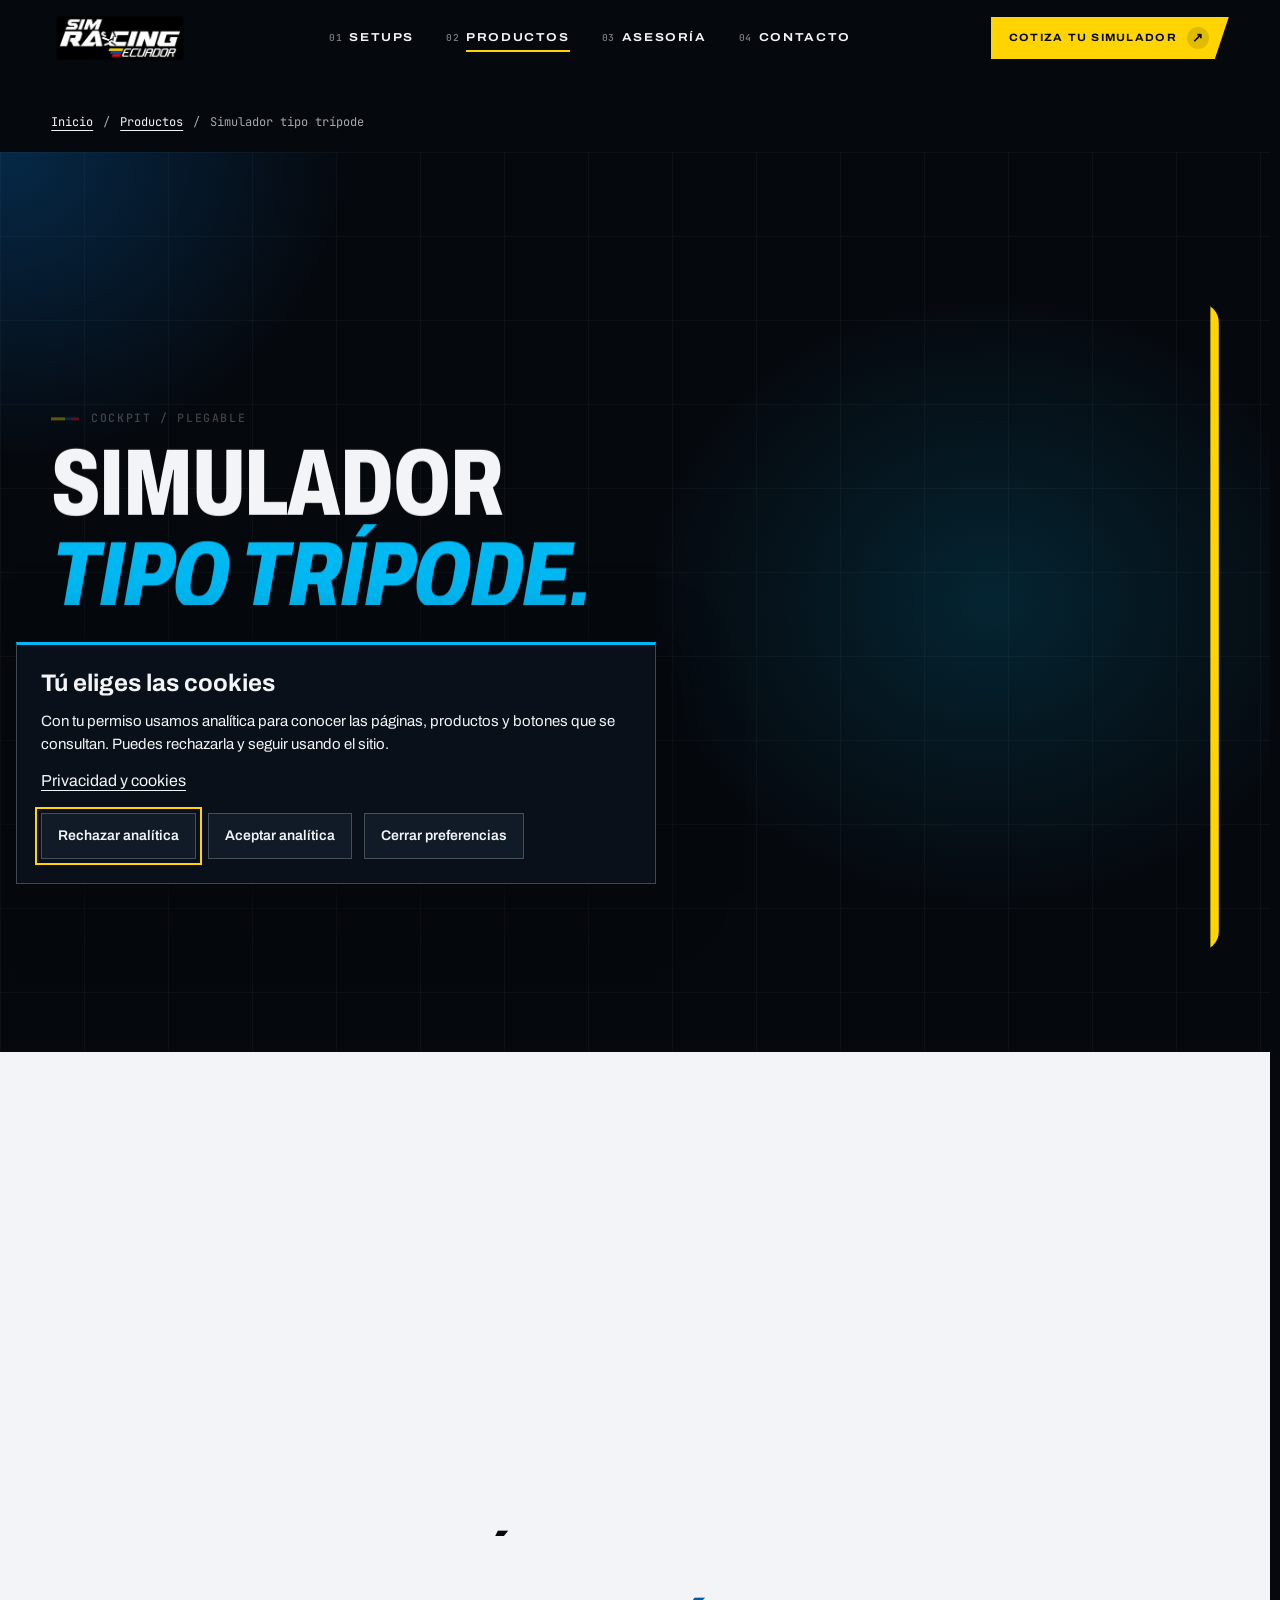
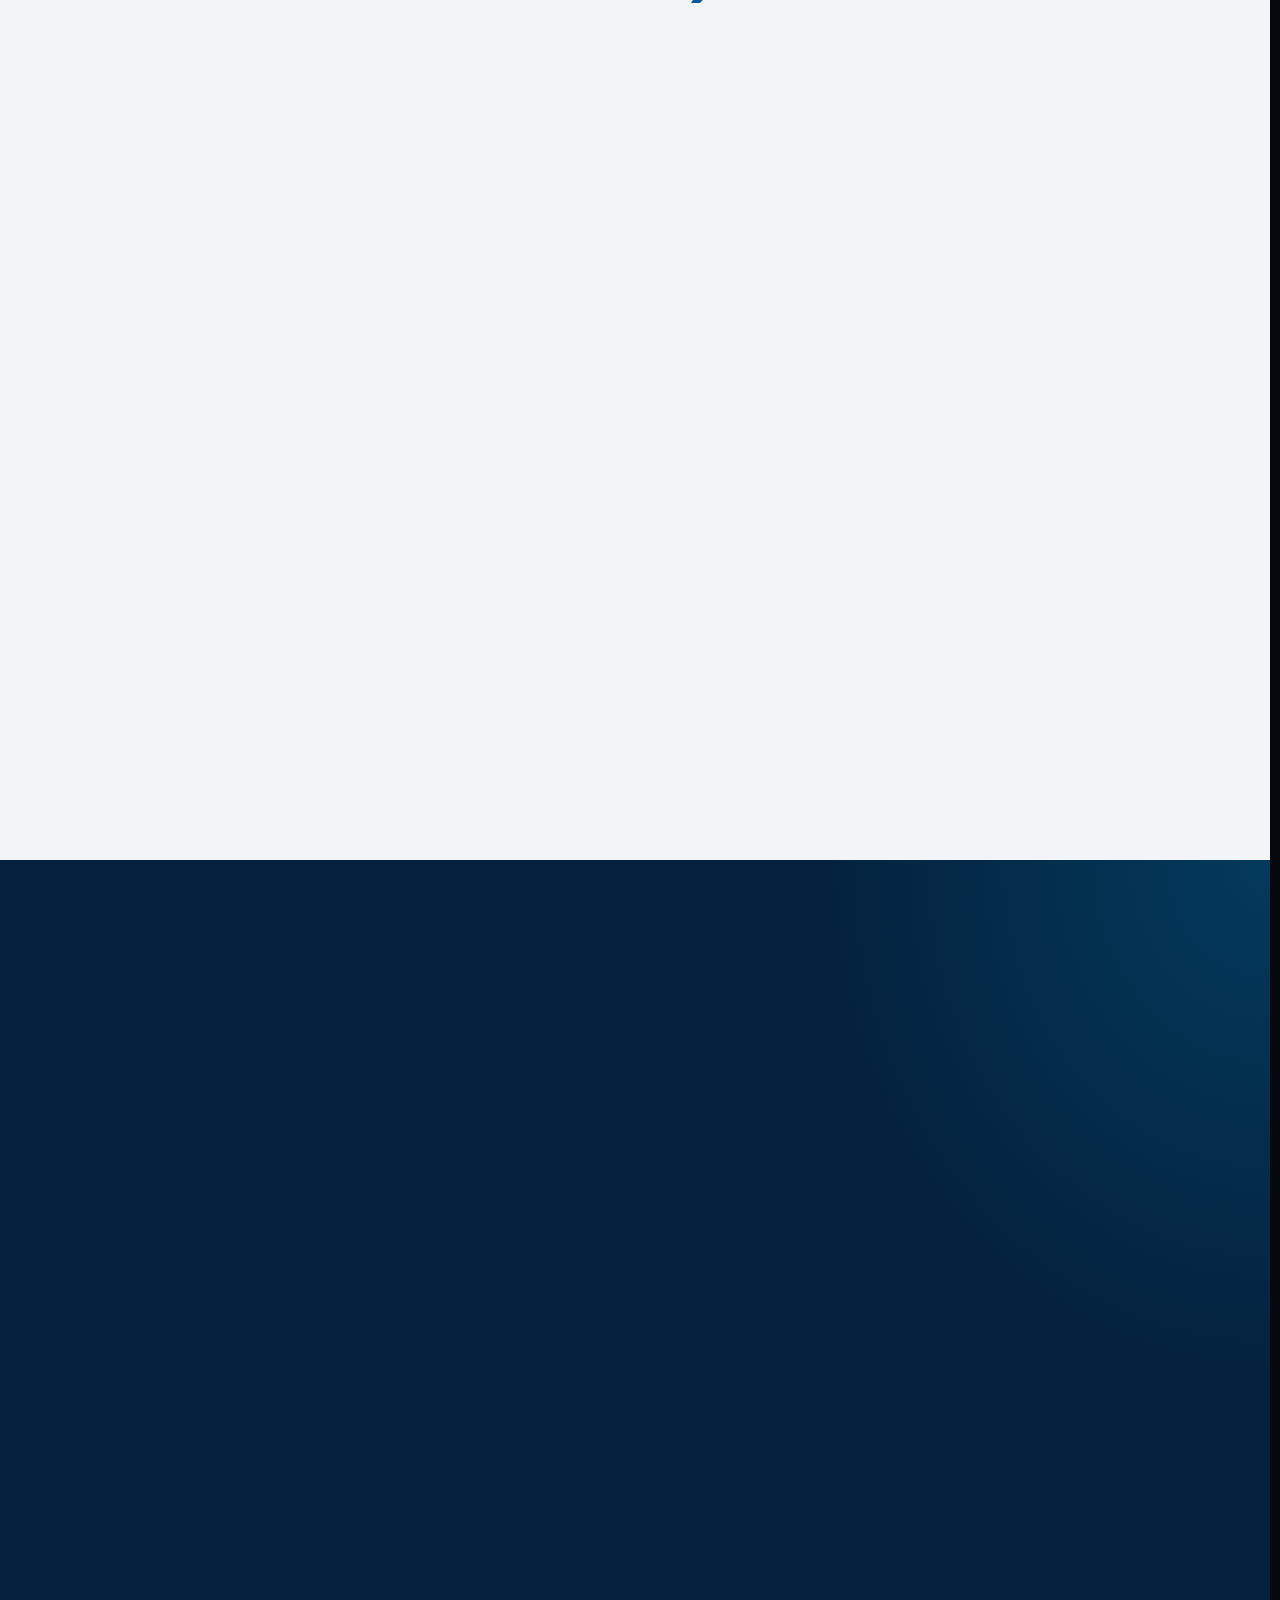
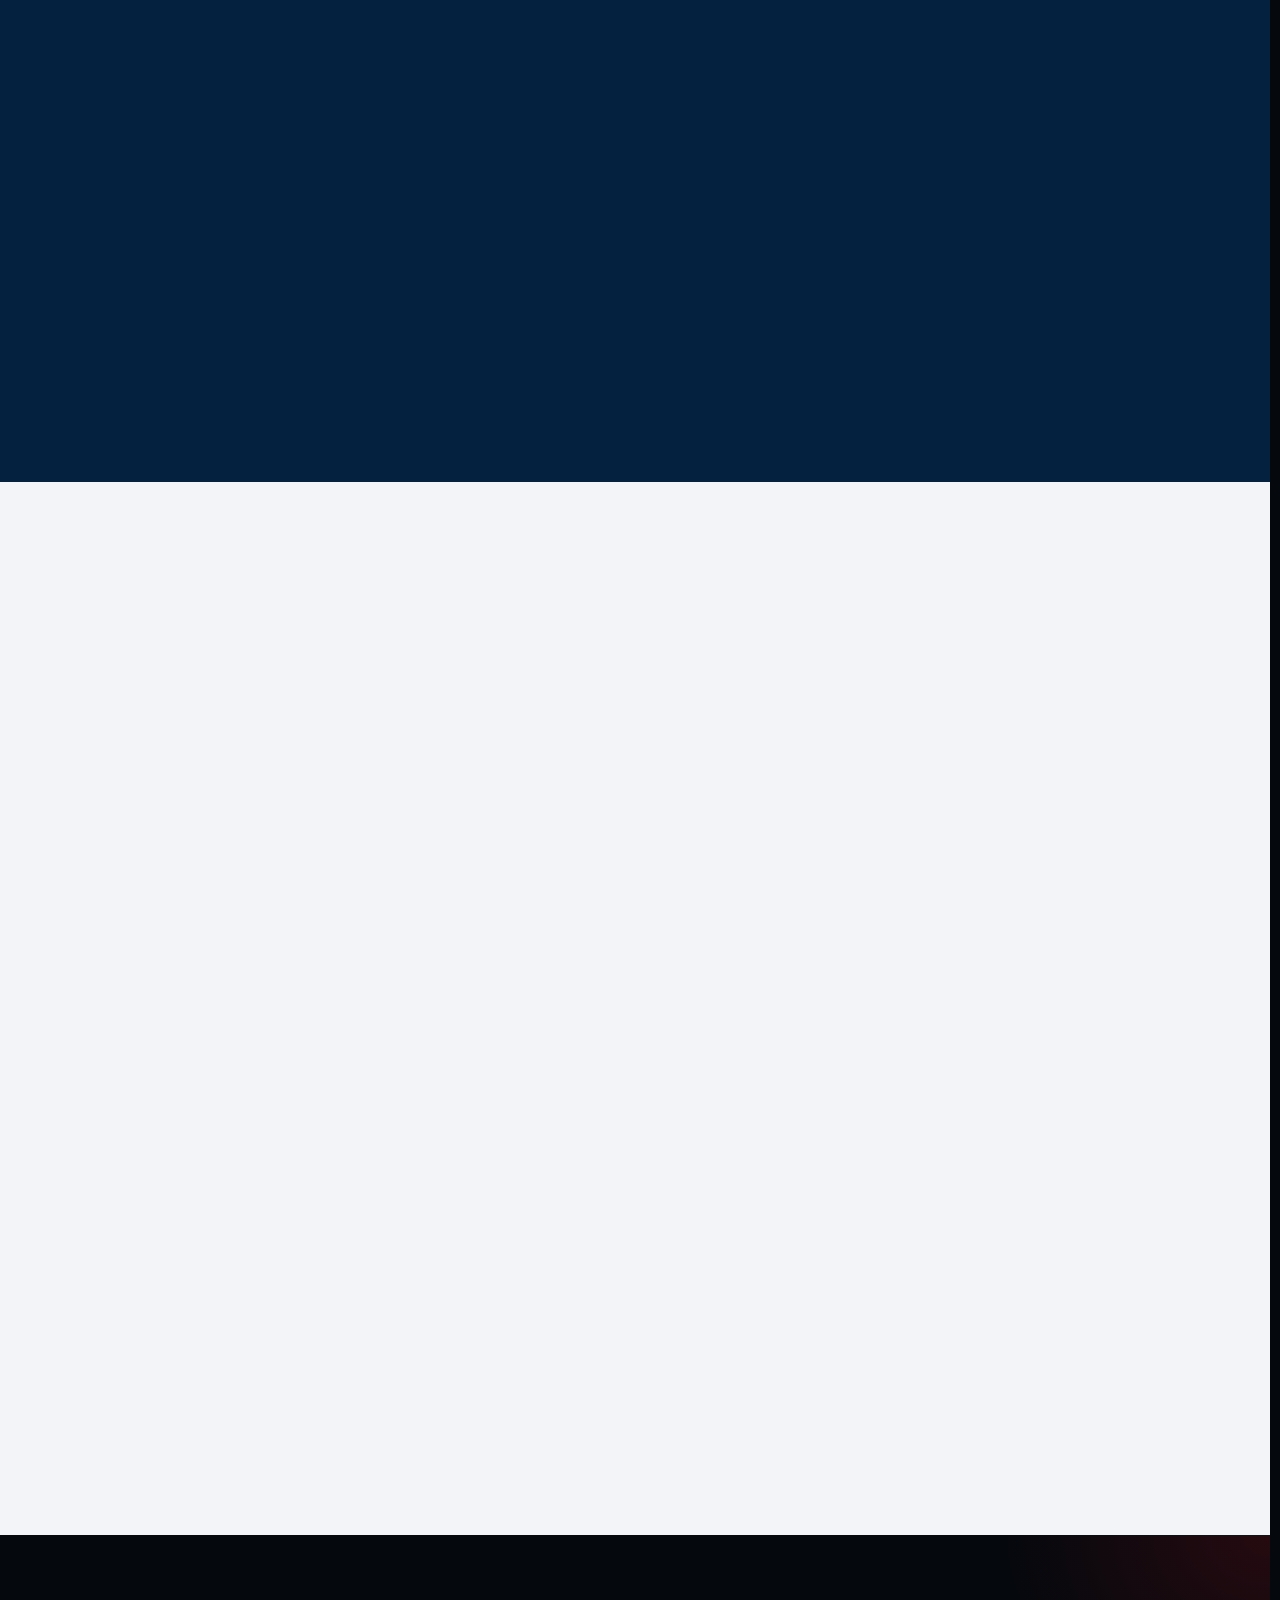
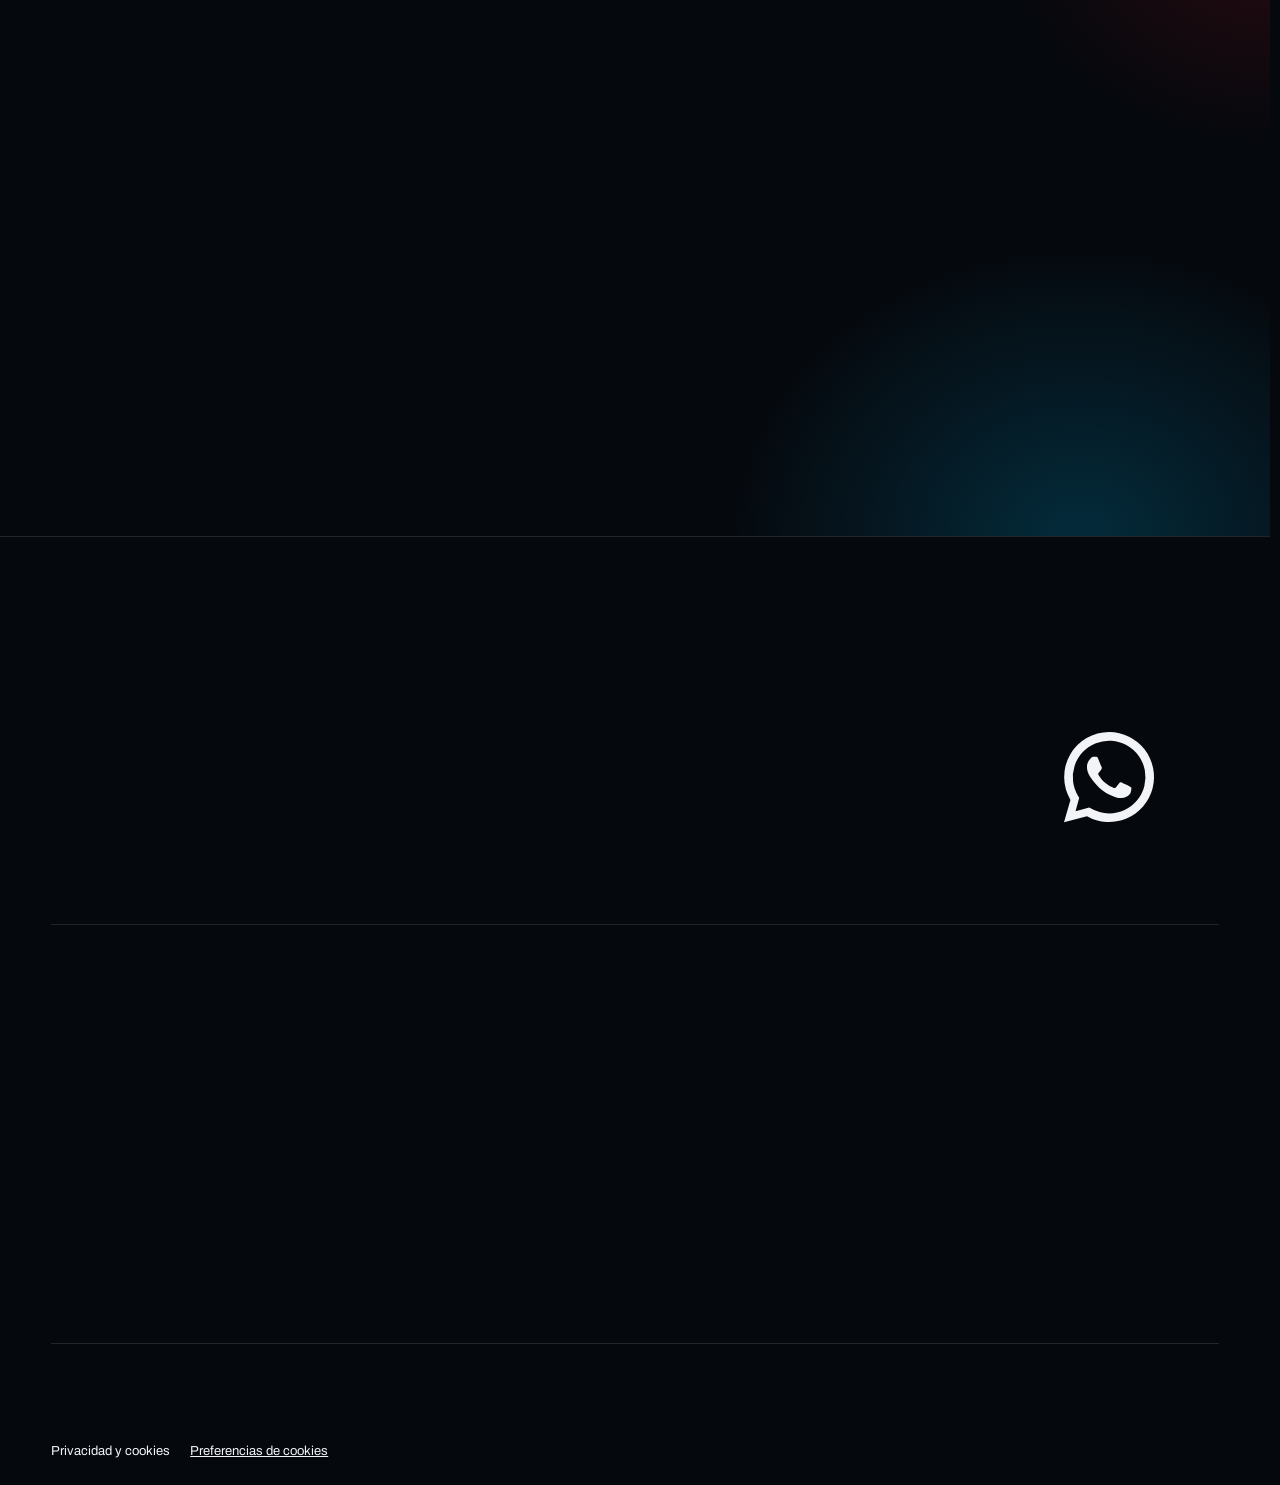
<file: simulador-tripode.html>
<!doctype html>
<html lang="es" data-page="product">
  <head>
    <meta charset="UTF-8" />
    <link rel="icon" type="image/x-icon" sizes="16x16 32x32 48x48 64x64 128x128 256x256" href="/favicon.ico" />
    <link rel="icon" type="image/png" sizes="512x512" href="/favicon-512.png" />
    <link rel="apple-touch-icon" sizes="180x180" href="/apple-touch-icon.png" />
    <link rel="manifest" href="/site.webmanifest" />

    <meta name="viewport" content="width=device-width, initial-scale=1.0, viewport-fit=cover" />
    <meta name="theme-color" content="#05080D" />
    <meta http-equiv="Content-Security-Policy" content="default-src 'self'; base-uri 'self'; object-src 'none'; frame-ancestors 'none'; form-action 'self'; script-src 'self' https://www.googletagmanager.com; style-src 'self'; img-src 'self' data: https://www.google-analytics.com https://region1.google-analytics.com https://www.googletagmanager.com; font-src 'self'; media-src 'self'; frame-src https://www.youtube.com; connect-src 'self' https://www.google-analytics.com https://region1.google-analytics.com https://www.googletagmanager.com; manifest-src 'self'; worker-src 'none'; upgrade-insecure-requests" />
        <link rel="preload" href="fonts/archivo-latin-wdth-normal.woff2" as="font" type="font/woff2" crossorigin />
    <link rel="stylesheet" href="styles.css" />
    <script src="boot.js"></script>
    <script src="vendor/gsap.min.js" defer></script>
    <script src="vendor/ScrollTrigger.min.js" defer></script>
    <script src="vendor/lenis.min.js" defer></script>
    <script src="script.js" defer></script>
  <script src="measurement-config.js?v=4f409ebb8b46" defer></script>
<script src="analytics-catalog.js?v=99fe6915961d" defer></script>
<script src="analytics.js?v=a59608e9687a" defer></script>
<!-- SEO: generated -->
<title>Soporte plegable tipo trípode | Sim Racing Ecuador</title>
<meta name="description" content="Conoce el soporte tipo trípode de $185, sin silla: dimensiones, ajustes y diseño plegable. Consulta disponibilidad con Sim Racing Ecuador." />
<link rel="canonical" href="https://simracingec.com/simulador-tripode" />
<meta name="robots" content="index, follow, max-image-preview:large" />
<meta property="og:locale" content="es_EC" />
<meta property="og:type" content="product" />
<meta property="og:site_name" content="Sim Racing Ecuador" />
<meta property="og:title" content="Soporte plegable tipo trípode | Sim Racing Ecuador" />
<meta property="og:description" content="Conoce el soporte tipo trípode de $185, sin silla: dimensiones, ajustes y diseño plegable. Consulta disponibilidad con Sim Racing Ecuador." />
<meta property="og:url" content="https://simracingec.com/simulador-tripode" />
<meta property="og:image" content="https://simracingec.com/optimized/tripode-cockpit-ai.webp" />
<meta property="og:image:alt" content="Simulador tipo trípode" />
<meta name="twitter:card" content="summary_large_image" />
<meta name="twitter:title" content="Soporte plegable tipo trípode | Sim Racing Ecuador" />
<meta name="twitter:description" content="Conoce el soporte tipo trípode de $185, sin silla: dimensiones, ajustes y diseño plegable. Consulta disponibilidad con Sim Racing Ecuador." />
<meta name="twitter:image" content="https://simracingec.com/optimized/tripode-cockpit-ai.webp" />
<script type="application/ld+json">{"@context": "https://schema.org", "@graph": [{"@type": "BreadcrumbList", "@id": "https://simracingec.com/simulador-tripode#breadcrumbs", "itemListElement": [{"@type": "ListItem", "position": 1, "name": "Inicio", "item": "https://simracingec.com/"}, {"@type": "ListItem", "position": 2, "name": "Productos", "item": "https://simracingec.com/productos"}, {"@type": "ListItem", "position": 3, "name": "Simulador tipo trípode", "item": "https://simracingec.com/simulador-tripode"}]}, {"@type": "ItemPage", "@id": "https://simracingec.com/simulador-tripode#page", "url": "https://simracingec.com/simulador-tripode", "name": "Soporte plegable tipo trípode | Sim Racing Ecuador", "description": "Conoce el soporte tipo trípode de $185, sin silla: dimensiones, ajustes y diseño plegable. Consulta disponibilidad con Sim Racing Ecuador.", "image": "https://simracingec.com/optimized/tripode-cockpit-ai.webp", "inLanguage": "es-EC", "isPartOf": {"@id": "https://simracingec.com/#website"}}]}</script>
<!-- /SEO -->
</head>
  <body class="product-detail-page">
    <a class="skip-link" href="#ficha">Saltar a la ficha técnica</a>

        <header class="site-header" data-header>
      <div class="shell header-bar">
        <a class="brand" href="/" aria-label="Sim Racing Ecuador, volver al inicio">
          <img src="optimized/logo.webp" alt="Sim Racing Ecuador" width="1200" height="462" decoding="async" />
        </a>
        <nav class="site-nav" id="site-nav" aria-label="Navegación principal">
          <a class="nav-link" href="index.html#setups"><span class="nav-index">01</span><span class="nav-label">Setups</span></a>
          <a class="nav-link" href="productos.html" aria-current="page"><span class="nav-index">02</span><span class="nav-label">Productos</span></a>
          <a class="nav-link" href="index.html#comunidad"><span class="nav-index">03</span><span class="nav-label">Asesoría</span></a>
          <a class="nav-link" href="#contacto"><span class="nav-index">04</span><span class="nav-label">Contacto</span></a>
          <div class="nav-extra">
            <a class="button button-yellow" href="https://wa.me/593989019836?text=Hola%2C%20quiero%20cotizar%20un%20simulador" target="_blank" rel="noopener noreferrer"><span>Cotiza tu simulador</span><span class="button-icon" aria-hidden="true">↗</span></a>
            <div class="nav-social">
              <a href="https://www.instagram.com/SimRacingEcuador/" target="_blank" rel="noopener noreferrer">Instagram</a>
              <a href="https://www.facebook.com/simracingecuador" target="_blank" rel="noopener noreferrer">Facebook</a>
              <a href="https://www.tiktok.com/@simracingec" target="_blank" rel="noopener noreferrer">TikTok</a>
            </div>
          </div>
        </nav>
        <div class="header-actions">
          <a class="button button-yellow button-small header-cta" href="https://wa.me/593989019836?text=Hola%2C%20quiero%20cotizar%20un%20simulador" target="_blank" rel="noopener noreferrer"><span>Cotiza tu simulador</span><span class="button-icon" aria-hidden="true">↗</span></a>
          <button class="menu-toggle" id="menu-toggle" type="button" aria-label="Menú principal" aria-expanded="false" aria-controls="site-nav">
            <span class="menu-toggle-label">Menú</span>
            <span class="menu-icon" aria-hidden="true"><i></i><i></i></span>
          </button>
        </div>
      </div>
      <div class="scroll-progress" aria-hidden="true"><span></span></div>
    </header>

    <main id="contenido">
<nav class="seo-breadcrumb shell" aria-label="Ruta de navegación"><a href="/">Inicio</a> <span aria-hidden="true">/</span> <a href="/productos">Productos</a> <span aria-hidden="true">/</span> <span aria-current="page">Simulador tipo trípode</span></nav>
<section class="tripod-hero" aria-labelledby="tripod-title">
        <div class="shell tripod-hero-layout">
          <div class="tripod-hero-copy">
            <p class="catalog-route">Cockpit / Plegable</p>
            <h1 id="tripod-title">Simulador<br /><em>tipo trípode.</em></h1>
            <p>Una estación compacta para entrar a la pista, ajustar tu posición y guardar el equipo cuando termina la carrera.</p>
            <div class="product-price-line"><strong>$185</strong><span>Precio del cockpit sin silla</span></div>
            <a class="catalog-jump" href="#ficha">Explorar ficha técnica <span aria-hidden="true">↓</span></a>
          </div>
          <figure class="tripod-hero-product"><img src="optimized/tripode-cockpit-ai.webp" alt="Simulador tipo trípode plegable con soporte de volante y placa de pedales" loading="eager" decoding="async" fetchpriority="high" width="1254" height="1254" /></figure>
        </div>
      </section>

      <section class="tripod-intro" aria-labelledby="tripod-intro-title">
        <div class="shell tripod-intro-grid">
          <p class="product-code">Un cockpit que se adapta</p>
          <h2 id="tripod-intro-title">Arma. Ajusta.<br /><span>Guarda.</span></h2>
          <p>El marco de acero reúne volante y pedales en una posición estable. Al terminar, su diseño plegable libera tu espacio sin desmontar toda la experiencia.</p>
        </div>
      </section>

      <section class="tripod-video-section" aria-labelledby="video-title">
        <div class="shell">
          <div class="product-section-heading"><p class="product-code">Video de referencia</p><h2 id="video-title">Míralo<br /><span>en acción.</span></h2></div>
          <div class="tripod-video-frame"><button class="consent-button video-load" type="button" data-load-video>Cargar vídeo de YouTube (servicio externo)</button><iframe data-video-src="https://www.youtube.com/embed/Qryc6QBhAPc?rel=0&amp;modestbranding=1" title="Video de referencia del simulador tipo trípode" loading="eager" referrerpolicy="no-referrer" sandbox="allow-scripts allow-same-origin allow-presentation" allow="accelerometer; autoplay; encrypted-media; gyroscope; picture-in-picture" allowfullscreen></iframe></div>
        </div>
      </section>

      <section class="tripod-features" aria-labelledby="features-title">
        <div class="shell">
          <div class="product-section-heading product-section-heading-dark"><p class="product-code">Construido para tu posición</p><h2 id="features-title">Los detalles<br /><span>que cuentan.</span></h2></div>
          <div class="tripod-feature-grid">
            <article class="tripod-feature-card feature-main"><figure><img src="optimized/tripode-volante.webp" alt="Placa de volante con puntos de montaje pretaladrados" loading="lazy" decoding="async" width="560" height="560" /></figure><div><span class="product-code">01 / Volante</span><h3>Placa para Volante Ajustable</h3><p>Se ajusta hacia arriba, abajo, adelante y atrás para llevar el volante a tu posición.</p></div></article>
            <article class="tripod-feature-card"><figure><img src="optimized/tripode-ajuste-ai.webp" alt="Perilla de ajuste rápido sobre la estructura del simulador" loading="lazy" decoding="async" width="1254" height="1254" /></figure><div><span class="product-code">02 / Marco</span><h3>Acero protegido</h3><p>Recubrimiento en polvo de alta calidad para evitar arañazos y óxido.</p></div></article>
            <article class="tripod-feature-card"><figure><img src="optimized/tripode-pies-ai.webp" alt="Pie de silicona ajustable para proteger el piso" loading="lazy" decoding="async" width="1254" height="1254" /></figure><div><span class="product-code">03 / Base</span><h3>Pies de silicona</h3><p>Protegen el suelo de arañazos causados por movimientos y vibraciones del juego.</p></div></article>
            <article class="tripod-feature-card feature-fold"><figure><img src="optimized/tripode-plegado-ai.webp" alt="Simulador tipo trípode plegado junto a una cama" loading="lazy" decoding="async" width="1254" height="1254" /></figure><div><span class="product-code">04 / Espacio</span><h3>Diseño Plegable</h3><p>Se guarda fácilmente cuando no estás corriendo y libera el espacio de tu habitación.</p></div></article>
          </div>
          <div class="tripod-compatibility"><strong>MONTAJE PRETALADRADO</strong><span>Compatible con la mayoría de volantes, palancas de cambio y pedales, incluyendo Logitech, Fanatec y Thrustmaster.</span></div>
        </div>
      </section>

      <section class="tripod-specs" id="ficha" aria-labelledby="specs-title">
        <div class="shell tripod-specs-grid">
          <div class="tripod-specs-title"><p class="product-code">Ficha técnica</p><h2 id="specs-title">Todo en<br /><span>su lugar.</span></h2><p>La placa para pedal permite una posición inclinada y ajuste hacia adelante o atrás para encontrar un apoyo más cómodo.</p></div>
          <div class="spec-table-wrap"><table>
            <caption>Especificaciones del simulador tipo trípode</caption>
            <tbody>
              <tr><th scope="row">Categoría de producto</th><td>Soporte para volante de simulador de carreras</td></tr>
              <tr><th scope="row">Nivel</th><td>Económico</td></tr>
              <tr><th scope="row">Dimensiones</th><td>522x831x815mm (20.6&quot;x32.7&quot;x32.1&quot;)</td></tr>
              <tr><th scope="row">Capacidad de peso</th><td>20kg (44lbs)</td></tr>
              <tr><th scope="row">Tipo de marco</th><td>Marco plegable</td></tr>
              <tr><th scope="row">Material de marco</th><td>Acero</td></tr>
              <tr><th scope="row">Acabado superficial</th><td>Recubrimiento de polvo</td></tr>
              <tr><th scope="row">Color de marco</th><td>Textura fina negro, textura fina blanco y textura fina negro</td></tr>
              <tr><th scope="row">Inclinación del panel del volante</th><td>-30° / -15° / 0° / +15° / +30°</td></tr>
              <tr><th scope="row">Inclinación del panel de pedales</th><td>0° / 15° / 27°</td></tr>
              <tr><th scope="row">Gestión de cable</th><td>Sí</td></tr>
              <tr><th scope="row">Paquete de accesorios</th><td>Bolsa de plástico normal / Ziplock</td></tr>
            </tbody>
          </table></div>
        </div>
      </section>

      <section class="tripod-close"><div class="shell tripod-close-inner"><p class="product-code">Sim Racing Ecuador</p><h2>Tu pista cabe<br />en tu espacio.</h2><a class="button button-yellow" href="productos.html">Volver a productos <span aria-hidden="true">↗</span></a></div></section>
    </main>

        <footer class="site-footer" id="contacto" data-theme="dark">
      <div class="shell footer-top">
        <p class="eyebrow">¿Listo para tu próxima vuelta?</p>
        <a class="footer-cta" href="https://wa.me/593989019836?text=Hola%2C%20quiero%20cotizar%20un%20simulador" target="_blank" rel="noopener noreferrer"><span>Hablemos de tu setup</span><svg class="footer-cta-icon" viewBox="0 0 24 24" aria-hidden="true" fill="currentColor"><path d="M12.01 0a11.97 11.97 0 0 0-10.3 18.06L0 24l6.1-1.6a11.97 11.97 0 1 0 5.91-22.4zm0 21.65a9.65 9.65 0 0 1-4.93-1.34l-.35-.21-3.66.96.98-3.57-.23-.37A9.66 9.66 0 1 1 12.01 21.65zm5.3-7.24c-.29-.15-1.72-.85-1.99-.95-.27-.1-.46-.15-.65.15-.2.29-.75.95-.92 1.14-.17.19-.34.22-.63.07-.29-.15-1.23-.45-2.34-1.44-.87-.77-1.45-1.73-1.62-2.02-.17-.29-.02-.45.13-.59.13-.13.29-.34.43-.51.15-.17.2-.29.29-.48.1-.2.05-.37-.02-.51-.08-.15-.66-1.58-.9-2.16-.24-.57-.48-.49-.65-.5h-.56c-.19 0-.5.07-.76.36-.26.29-1.01.99-1.01 2.42 0 1.43 1.04 2.81 1.18 3 .15.2 2.05 3.13 4.97 4.39.69.3 1.23.48 1.66.61.7.22 1.33.19 1.83.12.56-.08 1.72-.7 1.96-1.38.24-.68.24-1.26.17-1.38-.07-.12-.27-.2-.56-.34z"/></svg></a>
      </div>
      <div class="shell footer-grid">
        <div class="footer-brand-block">
          <a class="brand footer-brand" href="/" aria-label="Sim Racing Ecuador, volver al inicio"><img src="optimized/logo.webp" alt="Sim Racing Ecuador" loading="lazy" decoding="async" width="1200" height="462" /></a>
          <p>Equipos y asesoría para simulación de carreras en Ecuador. Tu mejor experiencia.</p>
        </div>
        <div class="footer-column"><span class="footer-kicker">Dirección</span><a href="https://www.google.com/maps/place/SimRacing+Ecuador/@-0.1675966,-78.4717231,17z/data=!3m1!4b1!4m14!1m7!3m6!1s0x91d59073868a1c31:0xdc826ff77dbb0add!2sRacing+Hobbies!8m2!3d-0.1675533!4d-78.4692233!16s%2Fg%2F11g718x39n!3m5!1s0x91d591179e1b5f7d:0xf21f2dfff4a8262a!8m2!3d-0.1675966!4d-78.4691482!16s%2Fg%2F11sszm2c_z" target="_blank" rel="noopener noreferrer">Ver en Google Maps</a><p>Av. Eloy Alfaro 40-348, Quito</p><p>Tienda física en Quito</p><p>Atención con cita previa</p><p>Envíos a todo el Ecuador</p></div>
        <div class="footer-column"><span class="footer-kicker">Contacto</span><a href="tel:+593989019836">Teléfono: 098 901 9836</a><a href="tel:+593989019836">Llamar directamente</a><a href="https://wa.me/593989019836" target="_blank" rel="noopener noreferrer">WhatsApp</a></div>
        <div class="footer-column"><span class="footer-kicker">Redes</span><a href="https://www.instagram.com/SimRacingEcuador/" target="_blank" rel="noopener noreferrer">Instagram</a><a href="https://www.facebook.com/simracingecuador" target="_blank" rel="noopener noreferrer">Facebook</a><a href="https://www.tiktok.com/@simracingec" target="_blank" rel="noopener noreferrer">TikTok</a></div>
      </div>
      <div class="footer-wordmark" aria-hidden="true"><span>Sim Racing</span><span>Ecuador</span></div>
      <div class="shell footer-bottom">
        <div class="footer-links"><a href="index.html#setups">Setups</a><a href="productos.html">Productos</a><a href="index.html#comunidad">Asesoría</a><a href="#contacto">Contacto</a></div>
        <p>© 2026 Sim Racing Ecuador · Todos los derechos reservados.</p>
        <a class="back-to-top" href="#contenido"><span>Volver arriba</span><span aria-hidden="true">↑</span></a>
      </div>
    <div class="shell privacy-links"><a href="/privacidad">Privacidad y cookies</a> <button type="button" data-consent-open>Preferencias de cookies</button></div></footer>
  <section class="consent-panel" id="consent-panel" aria-labelledby="consent-title" role="region" hidden data-lenis-prevent>
  <h2 id="consent-title">Tú eliges las cookies</h2>
  <p>Con tu permiso usamos analítica para conocer las páginas, productos y botones que se consultan. Puedes rechazarla y seguir usando el sitio.</p>
  <a href="/privacidad">Privacidad y cookies</a>
  <div class="consent-actions"><button type="button" class="consent-button" data-consent-reject>Rechazar analítica</button><button type="button" class="consent-button" data-consent-accept>Aceptar analítica</button><button type="button" class="consent-button" data-consent-close>Cerrar preferencias</button></div>
</section>
</body>
</html>
</file>
<file: styles.css>
/* ==========================================================================
   Sim Racing Ecuador — "Night Telemetry" design system
   Ink foundation, Ecuador tricolor accents, condensed race-poster type,
   GSAP ScrollTrigger choreography (see script.js).
   ========================================================================== */

@font-face {
  font-family: "Archivo";
  src: url("fonts/archivo-latin-wdth-normal.woff2") format("woff2");
  font-weight: 100 900;
  font-stretch: 62% 125%;
  font-style: normal;
  font-display: swap;
}

@font-face {
  font-family: "Archivo";
  src: url("fonts/archivo-latin-wdth-italic.woff2") format("woff2");
  font-weight: 100 900;
  font-stretch: 62% 125%;
  font-style: italic;
  font-display: swap;
}

@font-face {
  font-family: "JetBrains Mono";
  src: url("fonts/jetbrains-mono-latin-wght-normal.woff2") format("woff2");
  font-weight: 100 800;
  font-style: normal;
  font-display: swap;
}

:root {
  --ink: #05080d;
  --ink-2: #0a1019;
  --ink-3: #111a27;
  --ink-4: #1b2636;
  --paper: #f2f4f7;
  --paper-2: #e5e9ef;
  --cyan: #00b8f2;
  --yellow: #ffd400;
  --blue: #075a9e;
  --blue-deep: #04223f;
  --red: #ed1c24;

  --text-dim: rgba(242, 244, 247, .68);
  --text-faint: rgba(242, 244, 247, .44);
  --ink-dim: rgba(5, 8, 13, .68);
  --ink-faint: rgba(5, 8, 13, .46);
  --line: rgba(242, 244, 247, .12);
  --line-strong: rgba(242, 244, 247, .24);
  --line-ink: rgba(5, 8, 13, .14);
  --line-ink-strong: rgba(5, 8, 13, .26);

  --sans: "Archivo", "Helvetica Neue", Arial, sans-serif;
  --mono: "JetBrains Mono", ui-monospace, "SFMono-Regular", Menlo, Consolas, monospace;
  --flag: linear-gradient(90deg, var(--yellow) 0 50%, var(--blue) 50% 75%, var(--red) 75%);

  --gutter: clamp(16px, 4vw, 56px);
  --shell: min(1320px, calc(100% - 2 * var(--gutter)));
  --header-h: 76px;
  --radius: 20px;
  --radius-sm: 12px;
  --section-pad: clamp(96px, 13vw, 190px);

  --ease-out: cubic-bezier(.16, 1, .3, 1);
  --ease-expo: cubic-bezier(.19, 1, .22, 1);
  --ease-in-out: cubic-bezier(.77, 0, .18, 1);
}

/* ---- Reset & base -------------------------------------------------------- */
*, *::before, *::after { box-sizing: border-box; }
html {
  background: var(--ink);
  -webkit-text-size-adjust: 100%;
  text-size-adjust: 100%;
  scroll-padding-top: var(--header-h);
  scrollbar-gutter: stable;
  scrollbar-color: var(--ink-4) var(--ink);
  scrollbar-width: thin;
}
html.lenis, html.lenis body { height: auto; }
html.lenis { scroll-padding-top: 0; }
.lenis.lenis-stopped { overflow: clip; }
.lenis.lenis-smooth iframe { pointer-events: none; }
html.intro-pending, html.intro-pending body { overflow: hidden; }

body {
  margin: 0;
  min-height: 100vh;
  background: var(--ink);
  color: var(--paper);
  font-family: var(--sans);
  font-size: 1rem;
  font-stretch: 100%;
  line-height: 1.55;
  -webkit-font-smoothing: antialiased;
  -moz-osx-font-smoothing: grayscale;
  text-rendering: optimizeLegibility;
  overflow-x: clip;
}
img, video, canvas, svg, iframe { display: block; max-width: 100%; }
a { color: inherit; text-decoration: none; -webkit-tap-highlight-color: transparent; }
button { font: inherit; color: inherit; -webkit-tap-highlight-color: transparent; }
h1, h2, h3, h4, p, figure, blockquote { margin: 0; }
ol, ul { margin: 0; padding: 0; list-style: none; }
table { border-collapse: collapse; }
::selection { color: var(--ink); background: var(--yellow); }
:focus-visible { outline: 2px solid var(--yellow); outline-offset: 3px; }
::-webkit-scrollbar { width: 10px; }
::-webkit-scrollbar-track { background: var(--ink); }
::-webkit-scrollbar-thumb { border: 3px solid var(--ink); border-radius: 10px; background: var(--ink-4); }
::-webkit-scrollbar-thumb:hover { background: var(--cyan); }

.shell { width: var(--shell); margin-inline: auto; }
.skip-link {
  position: fixed; top: 12px; left: 12px; z-index: 200;
  padding: 10px 14px; border-radius: 8px;
  color: var(--ink); background: var(--yellow);
  font-size: .8rem; font-weight: 700;
  transform: translateY(-160%); transition: transform .3s var(--ease-out);
}
.skip-link:focus { transform: none; }

/* ---- Typography ---------------------------------------------------------- */
h1, h2, .display-title, .hero-title {
  font-family: var(--sans);
  font-stretch: 72%;
  font-weight: 800;
  line-height: .88;
  letter-spacing: -.012em;
  text-transform: uppercase;
  overflow-wrap: break-word;
}
h1 em, h2 em, h2 span:not([class]), .display-title em {
  font-style: italic;
  font-weight: 800;
  color: var(--cyan);
}
h3 { font-weight: 750; line-height: 1.05; text-wrap: balance; }
p, li { text-wrap: pretty; }
.display-title { font-size: clamp(2.9rem, 6.4vw, 6.9rem); }

.eyebrow, .catalog-route {
  display: inline-flex;
  align-items: center;
  gap: 12px;
  font-family: var(--mono);
  font-size: .72rem;
  font-weight: 500;
  line-height: 1.3;
  letter-spacing: .14em;
  text-transform: uppercase;
  color: var(--text-dim);
}
.eyebrow::before, .catalog-route::before {
  flex: none;
  width: 28px;
  height: 3px;
  background: var(--flag);
  content: "";
}
.eyebrow-index { color: var(--cyan); }
.eyebrow-sep { opacity: .4; }
.product-code, .kit-label {
  font-family: var(--mono);
  font-size: .7rem;
  font-weight: 500;
  letter-spacing: .12em;
  text-transform: uppercase;
  color: var(--cyan);
}
.lead {
  max-width: 44ch;
  color: var(--text-dim);
  font-size: clamp(1.02rem, 1.15vw, 1.18rem);
  line-height: 1.6;
}

/* Light surfaces flip the accents to ink + brand blue. */
:is(.manifesto, .flight, .catalog-page .cockpit-catalog, .tripod-intro, .chair-intro, .r3-intro, .tripod-video-section, .chair-gallery, .tripod-specs, .chair-specs, .r3-specs, .moza-spec-section) {
  --text-dim: var(--ink-dim);
  --text-faint: var(--ink-faint);
  --line: var(--line-ink);
  --line-strong: var(--line-ink-strong);
  color: var(--ink);
}
:is(.manifesto, .flight, .catalog-page .cockpit-catalog, .tripod-intro, .chair-intro, .r3-intro, .tripod-video-section, .chair-gallery, .tripod-specs, .chair-specs, .r3-specs, .moza-spec-section) :is(h2 span:not([class]), h2 em) { color: var(--blue); }
:is(.manifesto, .flight, .catalog-page .cockpit-catalog, .tripod-intro, .chair-intro, .r3-intro, .tripod-video-section, .chair-gallery, .tripod-specs, .chair-specs, .r3-specs, .moza-spec-section) :is(.eyebrow-index, .product-code) { color: var(--blue); }

/* ---- Buttons & links ----------------------------------------------------- */
.button {
  --btn-bg: var(--cyan);
  --btn-fg: var(--ink);
  --btn-hover: var(--paper);
  position: relative;
  isolation: isolate;
  display: inline-flex;
  align-items: center;
  justify-content: center;
  gap: 16px;
  min-height: 56px;
  padding: 0 26px 0 26px;
  border: 0;
  background: none;
  color: var(--btn-fg);
  font-size: .76rem;
  font-weight: 700;
  font-stretch: 112%;
  letter-spacing: .12em;
  line-height: 1;
  text-transform: uppercase;
  white-space: nowrap;
  cursor: pointer;
}
.button::before, .button::after {
  position: absolute;
  inset: 0;
  clip-path: polygon(0 0, 100% 0, calc(100% - 14px) 100%, 0 100%);
  content: "";
}
.button::before { z-index: -2; background: var(--btn-bg); }
.button::after {
  z-index: -1;
  background: var(--btn-hover);
  transform: scaleX(0);
  transform-origin: right;
  transition: transform .7s var(--ease-expo);
}
.button:hover::after, .button:focus-visible::after { transform: scaleX(1); transform-origin: left; }
.button-icon {
  display: grid;
  place-items: center;
  width: 28px;
  height: 28px;
  margin-right: 4px;
  border-radius: 50%;
  background: rgba(5, 8, 13, .12);
  font-size: .95rem;
  letter-spacing: 0;
  transition: transform .6s var(--ease-expo);
}
.button:hover .button-icon { transform: rotate(45deg); }
.button-primary { --btn-bg: var(--cyan); }
.button-yellow { --btn-bg: var(--yellow); }
.button-small { min-height: 42px; gap: 10px; padding: 0 18px 0 18px; font-size: .66rem; }
.button-small .button-icon { width: 22px; height: 22px; margin-right: 2px; font-size: .8rem; }

.text-link, .catalog-jump, .catalog-close a, .product-line-actions a:not(.price-ask) {
  position: relative;
  display: inline-flex;
  align-items: center;
  gap: 14px;
  padding-block: 10px;
  font-size: .74rem;
  font-weight: 700;
  font-stretch: 112%;
  letter-spacing: .12em;
  line-height: 1.2;
  text-transform: uppercase;
}
.text-link > span:first-child, .catalog-jump, .catalog-close a, .product-line-actions a:not(.price-ask) {
  background:
    linear-gradient(currentColor, currentColor) 100% 100% / 0 1px no-repeat,
    linear-gradient(color-mix(in srgb, currentColor 30%, transparent), color-mix(in srgb, currentColor 30%, transparent)) 0 100% / 100% 1px no-repeat;
  transition: background-size .7s var(--ease-expo), color .3s ease;
}
.text-link:hover > span:first-child, .catalog-jump:hover, .catalog-close a:hover, .product-line-actions a:not(.price-ask):hover {
  background-size: 100% 1px, 100% 1px;
  background-position: 0 100%, 0 100%;
}
.text-link > span:first-child { padding-bottom: 6px; }
.text-link-icon {
  display: grid;
  place-items: center;
  flex: none;
  width: 34px;
  height: 34px;
  border: 1px solid color-mix(in srgb, currentColor 34%, transparent);
  border-radius: 50%;
  font-size: .9rem;
  letter-spacing: 0;
  transition: background .4s ease, color .4s ease, border-color .4s ease, transform .6s var(--ease-expo);
}
.text-link:hover .text-link-icon { border-color: var(--cyan); background: var(--cyan); color: var(--ink); transform: rotate(45deg); }

/* ---- Header -------------------------------------------------------------- */
.site-header {
  position: fixed;
  inset: 0 0 auto;
  z-index: 60;
  color: var(--paper);
  padding-inline: env(safe-area-inset-left) env(safe-area-inset-right);
  transition: transform .7s var(--ease-expo), color .4s ease;
}
.site-header::before {
  position: absolute;
  inset: 0;
  z-index: -1;
  border-bottom: 1px solid var(--line);
  background: rgba(5, 8, 13, .72);
  -webkit-backdrop-filter: blur(16px) saturate(1.5);
  backdrop-filter: blur(16px) saturate(1.5);
  opacity: 0;
  transition: opacity .45s ease, background .45s ease, border-color .45s ease;
  content: "";
}
.site-header.is-solid::before { opacity: 1; }
.site-header.is-light { color: var(--ink); }
.site-header.is-light::before { border-color: var(--line-ink); background: rgba(242, 244, 247, .8); }
.site-header.is-hidden:not(.menu-open) { transform: translate3d(0, -100%, 0); }
.header-bar {
  display: flex;
  align-items: center;
  justify-content: space-between;
  gap: 24px;
  height: var(--header-h);
}
.brand { position: relative; z-index: 2; display: inline-flex; flex: none; width: 138px; }
.brand img { width: 100%; height: auto; }
.site-nav { display: flex; align-items: center; gap: 4px; }
.nav-link {
  position: relative;
  display: inline-flex;
  align-items: baseline;
  gap: 7px;
  padding: 12px 14px;
  font-size: .72rem;
  font-weight: 650;
  font-stretch: 115%;
  letter-spacing: .14em;
  text-transform: uppercase;
  transition: opacity .3s ease;
}
.nav-index { font-family: var(--mono); font-size: .6rem; font-weight: 500; letter-spacing: .06em; opacity: .5; }
.nav-label { position: relative; }
.nav-label::after {
  position: absolute;
  right: 0; bottom: -5px; left: 0;
  height: 2px;
  background: var(--yellow);
  transform: scaleX(0);
  transform-origin: right;
  transition: transform .6s var(--ease-expo);
  content: "";
}
.nav-link:hover .nav-label::after, .nav-link[aria-current="page"] .nav-label::after { transform: scaleX(1); transform-origin: left; }
.site-nav:hover .nav-link:not(:hover) { opacity: .55; }
.nav-extra { display: none; }
.header-actions { display: flex; align-items: center; gap: 12px; }
.menu-toggle { display: none; }
.scroll-progress { position: absolute; right: 0; bottom: -1px; left: 0; height: 2px; overflow: hidden; pointer-events: none; }
.scroll-progress span { display: block; height: 100%; background: var(--flag); transform: scaleX(0); transform-origin: 0 50%; }

/* ---- Intro: race start lights -------------------------------------------- */
.intro {
  position: fixed;
  inset: 0;
  z-index: 120;
  display: none;
  place-content: center;
  justify-items: center;
  gap: clamp(22px, 4vh, 36px);
  padding: 24px;
  background: radial-gradient(110% 80% at 50% 38%, #0f1a29 0%, var(--ink) 62%);
  color: var(--paper);
  cursor: pointer;
}
.intro-pending .intro { display: grid; }
.intro-kicker, .intro-status {
  font-family: var(--mono);
  font-size: .72rem;
  letter-spacing: .24em;
  text-transform: uppercase;
  color: var(--text-dim);
}
.intro-status { display: grid; justify-items: center; gap: 10px; min-height: 3em; }
.intro-skip { font-size: .62rem; letter-spacing: .18em; color: var(--text-faint); }
.intro-rig {
  display: flex;
  gap: clamp(8px, 2vw, 22px);
  padding: clamp(12px, 2vw, 20px) clamp(14px, 2.6vw, 26px);
  border: 1px solid rgba(242, 244, 247, .07);
  border-radius: 22px;
  background: linear-gradient(180deg, #131c28, #090e15);
  box-shadow: 0 40px 90px rgba(0, 0, 0, .6), inset 0 1px 0 rgba(255, 255, 255, .06);
}
.intro-light { display: grid; gap: clamp(6px, 1vw, 11px); padding: clamp(6px, 1vw, 10px); border-radius: 999px; background: #03060a; }
.intro-light i {
  display: block;
  width: clamp(26px, 5.4vw, 54px);
  aspect-ratio: 1;
  border-radius: 50%;
  background: #1c1316;
  box-shadow: inset 0 -6px 10px rgba(0, 0, 0, .7);
}
.intro-light.is-on i {
  background: radial-gradient(circle at 36% 30%, #ffa1a4, var(--red) 46%, #7d070c);
  box-shadow: 0 0 26px 4px rgba(237, 28, 36, .75), 0 0 80px 14px rgba(237, 28, 36, .28);
}
.intro-flag { position: absolute; right: 0; bottom: 0; left: 0; height: 4px; background: var(--flag); transform: scaleX(0); transform-origin: 0 50%; }

/* ---- Hero: scroll-scrubbed onboard sequence ------------------------------ */
.hero { position: relative; z-index: 1; background: var(--ink); }
.hero-pin {
  position: relative;
  display: flex;
  flex-direction: column;
  justify-content: center;
  height: 100vh;
  height: 100svh;
  min-height: 640px;
  overflow: hidden;
  isolation: isolate;
}
.hero-bg { position: absolute; inset: 0; z-index: -1; pointer-events: none; }
.hero-glow {
  position: absolute;
  inset: -12%;
  background:
    radial-gradient(34% 44% at 76% 52%, rgba(0, 184, 242, .22), transparent 70%),
    radial-gradient(26% 34% at 88% 100%, rgba(237, 28, 36, .2), transparent 70%),
    radial-gradient(42% 52% at 6% -4%, rgba(7, 90, 158, .45), transparent 70%);
}
.hero-grid {
  position: absolute;
  inset: 0;
  background-image:
    linear-gradient(rgba(242, 244, 247, .045) 1px, transparent 1px),
    linear-gradient(90deg, rgba(242, 244, 247, .045) 1px, transparent 1px);
  background-size: 84px 84px;
  -webkit-mask-image: radial-gradient(70% 70% at 62% 50%, #000 20%, transparent 78%);
  mask-image: radial-gradient(70% 70% at 62% 50%, #000 20%, transparent 78%);
}
.hero-streaks { position: absolute; inset: 0; overflow: hidden; opacity: calc(.3 + var(--speed, 0) * .7); }
.hero-streaks i {
  position: absolute;
  left: 0;
  width: 38%;
  height: 1px;
  background: linear-gradient(90deg, transparent, var(--streak, rgba(0, 184, 242, .9)), transparent);
  opacity: 0;
  animation: streak var(--d, 3s) linear var(--delay, 0s) infinite;
}
.hero-streaks i:nth-child(1) { top: 16%; --d: 3.4s; --delay: .2s; }
.hero-streaks i:nth-child(2) { top: 29%; width: 22%; --d: 2.4s; --delay: 1.3s; --streak: rgba(255, 212, 0, .9); }
.hero-streaks i:nth-child(3) { top: 48%; width: 48%; --d: 3.9s; --delay: .8s; }
.hero-streaks i:nth-child(4) { top: 63%; width: 18%; --d: 2.2s; --delay: 2.1s; --streak: rgba(237, 28, 36, .9); }
.hero-streaks i:nth-child(5) { top: 78%; width: 30%; --d: 2.9s; --delay: .5s; }
.hero-streaks i:nth-child(6) { top: 90%; width: 40%; --d: 3.3s; --delay: 1.7s; --streak: rgba(255, 212, 0, .7); }
@keyframes streak {
  0% { transform: translate3d(-110%, 0, 0); opacity: 0; }
  12%, 80% { opacity: .85; }
  100% { transform: translate3d(330%, 0, 0); opacity: 0; }
}

.hero-layout {
  display: grid;
  grid-template-columns: minmax(0, 1.2fr) minmax(0, .8fr);
  align-items: center;
  gap: clamp(28px, 5vw, 88px);
  padding-top: var(--header-h);
}
.hero-copy { position: relative; min-width: 0; container-type: inline-size; }
.hero-eyebrow { margin-bottom: clamp(20px, 3.4svh, 34px); }
.hero-title { font-size: clamp(2.6rem, min(8vw, 15svh), 9.6rem); font-size: clamp(2.6rem, min(15.4cqi, 15svh), 10.4rem); }
.hero-title .line { display: block; overflow: hidden; overflow: clip; padding: .02em .14em .04em 0; margin: -.02em 0 -.04em; white-space: nowrap; }
.hero-title .line-inner { display: inline-block; will-change: transform; }
.hero-title em { color: var(--cyan); }
.hero-stage { position: relative; margin-top: clamp(22px, 3.6svh, 42px); }
.hero-lede { max-width: 46ch; color: var(--text-dim); font-size: clamp(1rem, 1.15vw, 1.15rem); line-height: 1.6; }
.hero-actions { display: flex; flex-wrap: wrap; align-items: center; gap: 14px 28px; margin-top: clamp(22px, 3.4svh, 34px); }
.hero-steps { position: absolute; inset: 0 0 auto 0; display: none; }
.motion-ready .hero-steps { display: block; }
.hero-step {
  position: absolute;
  top: 0;
  left: 0;
  display: flex;
  align-items: flex-start;
  gap: 18px;
  max-width: 460px;
  opacity: 0;
  visibility: hidden;
}
.hero-step-index {
  display: grid;
  place-items: center;
  flex: none;
  width: 46px;
  height: 46px;
  border: 1px solid var(--line-strong);
  border-radius: 50%;
  font-family: var(--mono);
  font-size: .72rem;
  color: var(--cyan);
}
.hero-step strong {
  display: block;
  font-size: clamp(1.8rem, 2.8vw, 2.8rem);
  font-stretch: 72%;
  font-weight: 800;
  line-height: .95;
  text-transform: uppercase;
}
.hero-step div > span { display: block; margin-top: 8px; color: var(--text-dim); font-size: 1rem; }

.hero-screen {
  position: relative;
  justify-self: end;
  height: min(76svh, 760px);
  aspect-ratio: 526 / 702;
  overflow: hidden;
  border-radius: var(--radius);
  background: #ececec;
  box-shadow:
    0 0 0 1px rgba(242, 244, 247, .1),
    0 60px 140px -50px rgba(0, 184, 242, .5),
    0 40px 80px -40px rgba(0, 0, 0, .9);
  transform-origin: 70% 50%;
}
.hero-poster, .hero-canvas { position: absolute; inset: 0; width: 100%; height: 100%; object-fit: cover; }
.hero-canvas { opacity: 0; transition: opacity .4s ease; }
.canvas-ready .hero-canvas { opacity: 1; }
.screen-hud { position: absolute; inset: 0; pointer-events: none; }
.screen-hud::before, .screen-hud::after { position: absolute; right: 0; left: 0; content: ""; }
.screen-hud::before { top: 0; height: 22%; background: linear-gradient(180deg, rgba(5, 8, 13, .55), transparent); }
.screen-hud::after { bottom: 0; height: 40%; background: linear-gradient(0deg, rgba(5, 8, 13, .72), transparent); }
.screen-top {
  position: absolute;
  z-index: 1;
  top: 18px; right: 20px; left: 20px;
  display: flex;
  justify-content: space-between;
  font-family: var(--mono);
  font-size: .64rem;
  letter-spacing: .16em;
  text-transform: uppercase;
  color: #fff;
}
.screen-rec { display: inline-flex; align-items: center; gap: 8px; }
.screen-rec i { width: 7px; height: 7px; border-radius: 50%; background: var(--red); box-shadow: 0 0 10px var(--red); animation: rec 1.6s steps(2, jump-none) infinite; }
@keyframes rec { 50% { opacity: .2; } }
.screen-corners i { position: absolute; z-index: 1; width: 18px; height: 18px; border: 0 solid rgba(255, 255, 255, .7); }
.screen-corners i:nth-child(1) { top: 46px; left: 14px; border-width: 1.5px 0 0 1.5px; }
.screen-corners i:nth-child(2) { top: 46px; right: 14px; border-width: 1.5px 1.5px 0 0; }
.screen-corners i:nth-child(3) { bottom: 136px; left: 14px; border-width: 0 0 1.5px 1.5px; }
.screen-corners i:nth-child(4) { bottom: 136px; right: 14px; border-width: 0 1.5px 1.5px 0; }
.screen-dash {
  position: absolute;
  z-index: 1;
  right: 14px; bottom: 14px; left: 14px;
  padding: 14px 16px 12px;
  border: 1px solid rgba(255, 255, 255, .1);
  border-radius: 14px;
  background: rgba(5, 8, 13, .78);
  color: #fff;
}
.rev-lights { display: grid; grid-template-columns: repeat(10, 1fr); gap: 5px; }
.rev-lights i { height: 6px; border-radius: 3px; background: rgba(255, 255, 255, .12); transition: background .12s linear, box-shadow .12s linear; }
.rev-lights i.is-on:nth-child(-n+4) { background: var(--cyan); box-shadow: 0 0 10px rgba(0, 184, 242, .8); }
.rev-lights i.is-on:nth-child(n+5):nth-child(-n+7) { background: var(--yellow); box-shadow: 0 0 10px rgba(255, 212, 0, .8); }
.rev-lights i.is-on:nth-child(n+8) { background: var(--red); box-shadow: 0 0 10px rgba(237, 28, 36, .9); }
.rev-lights.is-shift i { background: #fff; box-shadow: 0 0 12px rgba(255, 255, 255, .9); }
.dash-readouts { display: flex; align-items: flex-end; justify-content: space-between; gap: 12px; margin-top: 12px; }
.dash-speed { display: flex; align-items: baseline; gap: 8px; }
.dash-speed strong {
  font-family: var(--mono);
  font-size: clamp(1.7rem, 2.8vw, 2.5rem);
  font-weight: 600;
  line-height: 1;
  letter-spacing: -.02em;
  font-variant-numeric: tabular-nums;
}
.dash-speed span, .dash-gear span { font-family: var(--mono); font-size: .6rem; letter-spacing: .16em; text-transform: uppercase; color: rgba(255, 255, 255, .6); }
.dash-gear { display: flex; align-items: center; gap: 10px; }
.dash-gear strong {
  display: grid;
  place-items: center;
  width: 40px;
  height: 40px;
  border: 1px solid rgba(255, 255, 255, .2);
  border-radius: 10px;
  font-family: var(--mono);
  font-size: 1.3rem;
  font-weight: 600;
  color: var(--yellow);
}
.hero-cue {
  position: absolute;
  bottom: clamp(18px, 3.4svh, 34px);
  left: 50%;
  display: flex;
  align-items: center;
  gap: 14px;
  font-family: var(--mono);
  font-size: .64rem;
  letter-spacing: .2em;
  text-transform: uppercase;
  color: var(--text-faint);
  transform: translateX(-50%);
}
html:not(.motion-ready) .hero-cue { display: none; }
.hero-cue-line { position: relative; width: 1px; height: 38px; overflow: hidden; background: var(--line); }
.hero-cue-line::after { position: absolute; inset: 0; background: var(--cyan); animation: cue 2.2s var(--ease-in-out) infinite; content: ""; }
@keyframes cue { 0% { transform: translateY(-100%); } 60%, 100% { transform: translateY(100%); } }

/* Hero choreography before GSAP takes over. */
.motion-pending .hero-title { visibility: hidden; }
.motion-pending [data-hero-in] { opacity: 0; }

/* ---- Velocity marquee ---------------------------------------------------- */
.marquee-band {
  position: relative;
  z-index: 2;
  display: grid;
  gap: clamp(4px, 1vw, 12px);
  padding-block: clamp(22px, 3.4vw, 44px);
  overflow: hidden;
  background: var(--yellow);
  color: var(--ink);
}
.marquee { overflow: hidden; white-space: nowrap; }
.marquee-track { display: inline-flex; align-items: center; will-change: transform; }
.marquee-item {
  padding-inline: clamp(16px, 2.2vw, 36px);
  font-size: clamp(3rem, 8.4vw, 9rem);
  font-stretch: 70%;
  font-weight: 800;
  line-height: .92;
  letter-spacing: -.01em;
  text-transform: uppercase;
}
.marquee-mark { flex: none; width: clamp(30px, 4.4vw, 64px); height: clamp(10px, 1.3vw, 18px); background: var(--ink); transform: skewX(-24deg); }
.marquee-track .marquee-mark:nth-of-type(4n+2) { background: var(--blue); }
.marquee-track .marquee-mark:nth-of-type(4n) { background: var(--red); }
.marquee-ghost .marquee-item {
  font-size: clamp(2.1rem, 5.2vw, 5.6rem);
  font-style: italic;
  color: transparent;
  -webkit-text-stroke: 1.4px var(--ink);
}
.marquee-ghost .marquee-mark { width: clamp(16px, 2vw, 28px); height: clamp(6px, .8vw, 10px); opacity: .85; }

/* ---- Setups: pinned horizontal gallery ----------------------------------- */
.setups { position: relative; background: var(--ink); overflow: hidden; }
.setups::before {
  position: absolute;
  inset: 0;
  background: radial-gradient(50% 60% at 12% 30%, rgba(7, 90, 158, .32), transparent 70%);
  pointer-events: none;
  content: "";
}
.setups-pin {
  position: relative;
  display: flex;
  flex-direction: column;
  justify-content: center;
  gap: clamp(20px, 3svh, 36px);
  height: 100vh;
  height: 100svh;
  min-height: 640px;
  padding-top: var(--header-h);
}
.setups-track {
  display: flex;
  align-items: stretch;
  gap: clamp(16px, 1.8vw, 28px);
  width: max-content;
  padding-inline: calc((100vw - var(--shell)) / 2) var(--gutter);
  will-change: transform;
}
.setups-intro {
  display: flex;
  flex: 0 0 clamp(340px, 34vw, 640px);
  flex-direction: column;
  justify-content: center;
  gap: 26px;
  padding-right: clamp(20px, 4vw, 72px);
}
.setups-intro .display-title { font-size: clamp(2.8rem, 4.3vw, 5.6rem); }
.setups-hint {
  display: inline-flex;
  align-items: center;
  gap: 14px;
  font-family: var(--mono);
  font-size: .66rem;
  letter-spacing: .18em;
  text-transform: uppercase;
  color: var(--text-faint);
}
.setups-hint-arrow { color: var(--cyan); animation: hint 2s var(--ease-in-out) infinite; }
@keyframes hint { 50% { transform: translateX(8px); } }
.setup-panel {
  --accent: var(--cyan);
  position: relative;
  isolation: isolate;
  display: block;
  flex: 0 0 clamp(360px, 46vw, 780px);
  height: min(70svh, 700px);
  min-height: 440px;
  overflow: hidden;
  border-radius: var(--radius);
  background: var(--ink-3);
  color: var(--paper);
  box-shadow: 0 0 0 1px rgba(242, 244, 247, .08);
}
.setup-panel-cyan { --accent: var(--cyan); }
.setup-panel-yellow { --accent: var(--yellow); }
.setup-panel-red { --accent: var(--red); }
.setup-panel::before {
  position: absolute;
  inset: 0;
  z-index: -1;
  background:
    linear-gradient(180deg, rgba(5, 8, 13, .1) 0%, rgba(5, 8, 13, .25) 42%, rgba(5, 8, 13, .94) 100%),
    linear-gradient(90deg, rgba(5, 8, 13, .55), transparent 60%);
  content: "";
}
.setup-panel::after {
  position: absolute;
  right: 0; bottom: 0; left: 0;
  height: 4px;
  background: var(--accent);
  transform: scaleX(0);
  transform-origin: right;
  transition: transform .8s var(--ease-expo);
  content: "";
}
.setup-panel:hover::after, .setup-panel:focus-visible::after { transform: scaleX(1); transform-origin: left; }
.setup-panel:focus-visible { outline-offset: -4px; }
.setup-media { position: absolute; inset: 0; z-index: -2; overflow: hidden; }
.setup-media img {
  width: 124%;
  max-width: none;
  height: 100%;
  margin-left: -12%;
  object-fit: cover;
  filter: saturate(.85) brightness(.82);
  transition: filter .8s ease, scale 1.2s var(--ease-expo);
}
.setup-panel:hover .setup-media img { filter: saturate(1.05) brightness(.95); scale: 1.04; }
.setup-product { position: absolute; z-index: 0; pointer-events: none; filter: drop-shadow(0 40px 40px rgba(0, 0, 0, .55)); }
.setup-product img { width: 100%; height: auto; transition: scale 1.2s var(--ease-expo); }
.setup-panel:hover .setup-product img { scale: 1.05; }
.setup-product-cockpit { top: 4%; right: 6%; width: 50%; }
.setup-index {
  position: absolute;
  top: 26px;
  left: 28px;
  display: inline-flex;
  align-items: center;
  gap: 12px;
  font-family: var(--mono);
  font-size: .76rem;
  color: var(--accent);
}
.setup-index::after { width: 36px; height: 1px; background: currentColor; content: ""; }
.setup-body { position: absolute; right: 28px; bottom: 30px; left: 28px; display: grid; justify-items: start; gap: 14px; }
.setup-kicker { font-family: var(--mono); font-size: .68rem; letter-spacing: .16em; text-transform: uppercase; color: var(--accent); }
.setup-title {
  display: block;
  font-size: clamp(2.6rem, 4.6vw, 5.2rem);
  font-stretch: 70%;
  font-weight: 800;
  line-height: .86;
  letter-spacing: -.01em;
  text-transform: uppercase;
}
.setup-copy { max-width: 34ch; color: var(--text-dim); font-size: .98rem; }
.setup-cta {
  display: inline-flex;
  align-items: center;
  gap: 10px;
  margin-top: 6px;
  padding: 10px 16px;
  border: 1px solid color-mix(in srgb, var(--accent) 60%, transparent);
  border-radius: 999px;
  font-size: .66rem;
  font-weight: 700;
  font-stretch: 112%;
  letter-spacing: .14em;
  text-transform: uppercase;
  transition: background .4s ease, color .4s ease;
}
.setup-panel:hover .setup-cta { background: var(--accent); color: var(--ink); }
.setup-panel-red:hover .setup-cta { color: var(--paper); }
.setups-progress { display: flex; align-items: center; gap: 22px; font-family: var(--mono); font-size: .72rem; letter-spacing: .1em; color: var(--text-faint); }
.setups-count b { font-weight: 600; color: var(--paper); }
.setups-bar { position: relative; flex: 1; height: 1px; background: var(--line); }
.setups-bar span { position: absolute; inset: -1px 0; background: var(--flag); transform: scaleX(0); transform-origin: 0 50%; }

/* ---- Manifesto ----------------------------------------------------------- */
.manifesto { position: relative; z-index: 1; padding-block: var(--section-pad); background: var(--paper); }
.manifesto-head { display: grid; gap: 26px; }
.manifesto-text {
  max-width: 23em;
  margin-top: clamp(48px, 7vw, 100px);
  font-size: clamp(1.7rem, 3.6vw, 3.9rem);
  font-weight: 560;
  font-stretch: 94%;
  line-height: 1.1;
  letter-spacing: -.02em;
}
.manifesto-text .word { display: inline-block; }
.pillars { display: grid; grid-template-columns: repeat(3, minmax(0, 1fr)); gap: clamp(20px, 3vw, 48px); margin-top: clamp(64px, 9vw, 128px); }
.pillar { position: relative; display: grid; align-content: start; gap: 12px; padding-top: 24px; }
.pillar::before { position: absolute; top: 0; right: 0; left: 0; height: 1px; background: var(--ink); transform-origin: 0 50%; content: ""; }
.pillar-index { font-family: var(--mono); font-size: .72rem; color: var(--blue); }
.pillar strong { font-size: clamp(2.2rem, 3.6vw, 3.8rem); font-stretch: 70%; font-weight: 800; line-height: .9; text-transform: uppercase; }
.pillar > span:last-child { max-width: 24ch; color: var(--ink-dim); }
.manifesto-link { margin-top: clamp(40px, 5vw, 64px); }

/* ---- Assembly: MOZA R3 scrollytelling ------------------------------------ */
.assembly { position: relative; overflow: hidden; background: var(--ink); }
.assembly::before {
  position: absolute;
  inset: 0;
  background:
    radial-gradient(40% 50% at 70% 50%, rgba(0, 184, 242, .14), transparent 70%),
    radial-gradient(30% 30% at 90% 90%, rgba(255, 212, 0, .06), transparent 70%);
  pointer-events: none;
  content: "";
}
.assembly-pin { position: relative; display: flex; align-items: center; min-height: 100vh; min-height: 100svh; padding-block: calc(var(--header-h) + 16px) 32px; }
.assembly-layout { display: grid; grid-template-columns: minmax(0, .8fr) minmax(0, 1.2fr); align-items: center; gap: clamp(24px, 4vw, 72px); }
.assembly-copy .display-title { font-size: clamp(2.6rem, 5vw, 5.4rem); }
.assembly-lead { margin-top: 22px; }
.assembly-steps { position: relative; margin-top: clamp(20px, 3svh, 32px); border-top: 1px solid var(--line); }
.assembly-step {
  position: relative;
  display: flex;
  gap: 18px;
  padding: clamp(12px, 1.8svh, 18px) 0;
  border-bottom: 1px solid var(--line);
  opacity: .34;
  transition: opacity .6s ease;
}
.assembly-step::after {
  position: absolute;
  bottom: -1px; left: 0;
  width: 100%;
  height: 1px;
  background: var(--cyan);
  transform: scaleX(0);
  transform-origin: 0 50%;
  transition: transform .9s var(--ease-expo);
  content: "";
}
.assembly-step.is-active, .assembly-step.is-done { opacity: 1; }
.assembly-step.is-active::after, .assembly-step.is-done::after { transform: scaleX(1); }
.assembly-step-index { padding-top: 3px; font-family: var(--mono); font-size: .72rem; color: var(--cyan); }
.assembly-step strong { display: block; font-size: .95rem; font-weight: 700; font-stretch: 105%; letter-spacing: .06em; text-transform: uppercase; }
.assembly-step div > span { display: block; margin-top: 4px; color: var(--text-dim); font-size: .92rem; }
.assembly-footer { display: flex; flex-wrap: wrap; align-items: flex-end; justify-content: space-between; gap: 20px 28px; margin-top: clamp(20px, 3svh, 32px); }
.assembly-price span { display: block; font-family: var(--mono); font-size: .68rem; letter-spacing: .14em; text-transform: uppercase; color: var(--text-faint); }
.assembly-price strong {
  display: block;
  margin-top: 6px;
  color: var(--yellow);
  font-size: clamp(3rem, 5vw, 5rem);
  font-stretch: 70%;
  font-weight: 800;
  line-height: .86;
  font-variant-numeric: tabular-nums;
}
.assembly-price b { font-weight: inherit; }
.assembly-actions { display: flex; flex-wrap: wrap; align-items: center; gap: 12px 24px; }
.assembly-stage { position: relative; width: 100%; height: min(74svh, 720px); }
.stage-ring { position: absolute; top: 50%; left: 50%; border: 1px solid var(--line); border-radius: 50%; transform: translate(-50%, -50%); }
.stage-ring-a { width: min(92%, 680px); aspect-ratio: 1; }
.stage-ring-b { width: min(58%, 430px); aspect-ratio: 1; border-style: dashed; border-color: rgba(0, 184, 242, .28); }
.stage-floor { position: absolute; right: 8%; bottom: 8%; left: 8%; height: 14%; border-radius: 50%; background: radial-gradient(closest-side, rgba(0, 184, 242, .28), transparent); filter: blur(6px); }
.part { position: absolute; height: auto; max-width: none; filter: drop-shadow(0 30px 34px rgba(0, 0, 0, .55)); will-change: transform, opacity; }
.part-base { top: 14%; left: 52%; width: 42%; }
.part-wheel { top: 4%; left: 20%; width: 44%; }
.part-pedals { top: 50%; left: 2%; width: 48%; }
.part-bundle { top: 16%; left: 3%; width: 94%; opacity: 0; }
.motion-ready .part-base, .motion-ready .part-wheel, .motion-ready .part-pedals { opacity: 0; }
.stage-tag {
  position: absolute;
  display: inline-flex;
  align-items: center;
  gap: 10px;
  padding: 8px 12px;
  border: 1px solid var(--line-strong);
  border-radius: 999px;
  background: rgba(5, 8, 13, .7);
  font-family: var(--mono);
  font-size: .66rem;
  letter-spacing: .08em;
  text-transform: uppercase;
  white-space: nowrap;
}
.stage-tag b { font-weight: 600; color: var(--cyan); }
.stage-tag-base { top: 8%; right: 2%; }
.stage-tag-wheel { top: 2%; left: 18%; }
.stage-tag-pedals { top: 46%; left: 2%; }
.motion-ready .stage-tag { opacity: 0; }
.stage-status {
  position: absolute;
  right: 2%;
  bottom: -2.5%;
  display: inline-flex;
  align-items: center;
  gap: 10px;
  font-family: var(--mono);
  font-size: .66rem;
  letter-spacing: .16em;
  text-transform: uppercase;
  color: var(--text-dim);
}
.stage-status i { width: 8px; height: 8px; border-radius: 50%; background: var(--yellow); box-shadow: 0 0 12px var(--yellow); animation: rec 1.2s steps(2, jump-none) infinite; }
.stage-status.is-ready i { background: #3ddc84; box-shadow: 0 0 12px #3ddc84; animation: none; }

/* ---- Telemetry ----------------------------------------------------------- */
.telemetry { position: relative; overflow: hidden; background: var(--blue-deep); }
.telemetry-bg { position: absolute; inset: -12% 0; z-index: 0; }
.telemetry-bg img { width: 100%; height: 100%; object-fit: cover; opacity: .32; filter: saturate(.6); }
.telemetry-bg::after {
  position: absolute;
  inset: 0;
  background: linear-gradient(180deg, var(--blue-deep) 0%, rgba(4, 34, 63, .6) 40%, rgba(4, 34, 63, .85) 75%, var(--blue-deep) 100%);
  content: "";
}
.telemetry-pin { position: relative; display: flex; align-items: center; min-height: 100vh; min-height: 100svh; padding-block: calc(var(--header-h) + 20px) 40px; }
.telemetry-inner { position: relative; z-index: 1; }
.telemetry-head { display: grid; grid-template-columns: minmax(0, 1.3fr) minmax(0, .7fr); align-items: end; gap: 24px 56px; }
.telemetry-head .display-title { margin-top: 22px; font-size: clamp(2.6rem, 5.4vw, 5.8rem); }
.telemetry-head .display-title span:not([class]) { color: var(--yellow); }
.telemetry .eyebrow-index { color: var(--yellow); }
.telemetry .lead { color: rgba(242, 244, 247, .76); }
.telemetry-chart {
  position: relative;
  margin-top: clamp(24px, 4svh, 48px);
  padding: 16px 20px 14px;
  border: 1px solid rgba(242, 244, 247, .14);
  border-radius: var(--radius);
  background: rgba(5, 8, 13, .42);
}
.chart-meta, .chart-legend {
  display: flex;
  flex-wrap: wrap;
  align-items: center;
  justify-content: space-between;
  gap: 8px 18px;
  font-family: var(--mono);
  font-size: .66rem;
  letter-spacing: .14em;
  text-transform: uppercase;
  color: rgba(242, 244, 247, .6);
}
.chart-readout { display: inline-flex; align-items: center; gap: 10px; color: var(--paper); }
.chart-readout b { font-weight: 600; font-variant-numeric: tabular-nums; color: var(--cyan); }
.chart-readout i { width: 1px; height: 12px; background: var(--line-strong); }
.chart-svg { width: 100%; height: clamp(110px, 20svh, 210px); margin-block: 12px 8px; overflow: visible; }
.chart-grid line { stroke: rgba(242, 244, 247, .08); stroke-width: 1; vector-effect: non-scaling-stroke; }
.chart-throttle, .chart-speed, .chart-speed-glow { fill: none; stroke-linecap: round; stroke-linejoin: round; vector-effect: non-scaling-stroke; }
.chart-throttle { stroke: rgba(255, 212, 0, .6); stroke-width: 1.5; }
.chart-speed { stroke: var(--cyan); stroke-width: 2.5; }
.chart-speed-glow { stroke: var(--cyan); stroke-width: 9; opacity: .16; }
.chart-car {
  position: absolute;
  top: 0;
  left: 0;
  width: 14px;
  height: 14px;
  border-radius: 50%;
  background: #fff;
  box-shadow: 0 0 0 4px rgba(0, 184, 242, .35), 0 0 24px var(--cyan);
  opacity: 0;
  pointer-events: none;
}
.legend-speed, .legend-throttle { display: inline-flex; align-items: center; gap: 8px; }
.legend-speed::before, .legend-throttle::before { width: 18px; height: 2px; background: var(--cyan); content: ""; }
.legend-throttle::before { background: var(--yellow); }
.tech-grid { display: grid; grid-template-columns: repeat(4, minmax(0, 1fr)); gap: clamp(16px, 2vw, 32px); margin-top: clamp(22px, 3.6svh, 44px); }
.tech-item { position: relative; display: grid; align-content: start; gap: 10px; padding-top: 18px; transition: opacity .6s ease; }
.tech-item::before, .tech-item::after { position: absolute; top: 0; left: 0; width: 100%; height: 1px; content: ""; }
.tech-item::before { background: rgba(242, 244, 247, .2); }
.tech-item::after { height: 2px; background: var(--yellow); transform: scaleX(0); transform-origin: 0 50%; transition: transform 1s var(--ease-expo); }
.tech-item.is-active::after { transform: scaleX(1); }
.motion-ready .telemetry-pinned .tech-item { opacity: .32; }
.motion-ready .telemetry-pinned .tech-item.is-active { opacity: 1; }
.tech-index { font-family: var(--mono); font-size: .7rem; color: var(--yellow); }
.tech-item h3 { font-size: clamp(1.6rem, 2.4vw, 2.4rem); font-stretch: 72%; font-weight: 800; line-height: .92; text-transform: uppercase; }
.tech-item p { max-width: 26ch; color: rgba(242, 244, 247, .7); font-size: .92rem; }

/* ---- Community: expanding pit-lane frame --------------------------------- */
.community { position: relative; background: var(--ink); }
.community-frame { position: relative; isolation: isolate; display: flex; align-items: center; min-height: 100vh; min-height: 100svh; overflow: hidden; }
.community-media { position: absolute; inset: 0; z-index: -2; overflow: hidden; }
.community-media img { width: 100%; height: 100%; object-fit: cover; object-position: 70% 50%; }
.community-frame::before {
  position: absolute;
  inset: 0;
  z-index: -1;
  background:
    linear-gradient(90deg, rgba(5, 8, 13, .95) 0%, rgba(5, 8, 13, .72) 44%, rgba(5, 8, 13, .2) 100%),
    linear-gradient(0deg, rgba(5, 8, 13, .7), transparent 40%);
  content: "";
}
.community-content { display: grid; justify-items: start; gap: 26px; padding-block: calc(var(--header-h) + 56px) 96px; }
.start-lights { display: flex; gap: 10px; margin-bottom: 8px; }
.start-lights span { display: grid; gap: 6px; padding: 6px; border: 1px solid rgba(242, 244, 247, .08); border-radius: 999px; background: rgba(0, 0, 0, .55); }
.start-lights i { display: block; width: clamp(16px, 1.8vw, 24px); aspect-ratio: 1; border-radius: 50%; background: #23171a; box-shadow: inset 0 -4px 6px rgba(0, 0, 0, .6); transition: background .08s linear, box-shadow .08s linear; }
.start-lights span.is-on i { background: radial-gradient(circle at 36% 30%, #ffa1a4, var(--red) 46%, #7d070c); box-shadow: 0 0 18px 2px rgba(237, 28, 36, .7); }
.community-title { font-size: clamp(3rem, 7.6vw, 8.2rem); }
.community-title em { color: var(--cyan); transition: color .5s ease, text-shadow .5s ease; }
.community.is-go .community-title em { color: var(--yellow); text-shadow: 0 0 60px rgba(255, 212, 0, .35); }
.community .lead { color: rgba(242, 244, 247, .76); }
.community-actions { display: flex; flex-wrap: wrap; align-items: center; gap: 14px 28px; margin-top: 8px; }

/* ---- Flight -------------------------------------------------------------- */
.flight { position: relative; padding-block: var(--section-pad); overflow: hidden; background: var(--paper); }
.flight-word {
  position: absolute;
  top: 50%;
  left: 0;
  display: flex;
  gap: .3em;
  font-size: clamp(7rem, 21vw, 26rem);
  font-stretch: 70%;
  font-style: italic;
  font-weight: 800;
  line-height: .8;
  text-transform: uppercase;
  white-space: nowrap;
  color: transparent;
  -webkit-text-stroke: 1.2px rgba(5, 8, 13, .09);
  transform: translateY(-50%);
  pointer-events: none;
}
.flight-layout { position: relative; z-index: 1; display: grid; grid-template-columns: minmax(0, .85fr) minmax(0, 1.15fr); align-items: center; gap: clamp(40px, 7vw, 120px); }
.flight-copy { display: grid; justify-items: start; gap: 26px; }
.flight-copy .lead { max-width: 38ch; }
.flight-art {
  position: relative;
  height: min(84svh, 860px);
  overflow: hidden;
  border-radius: var(--radius);
  background: var(--ink);
  box-shadow: 0 50px 100px -50px rgba(5, 8, 13, .6);
}
.flight-art img { width: 100%; height: 116%; object-fit: cover; object-position: center 60%; }
.flight-art figcaption {
  position: absolute;
  right: 18px;
  bottom: 18px;
  left: 18px;
  display: flex;
  justify-content: space-between;
  gap: 12px;
  font-family: var(--mono);
  font-size: .64rem;
  letter-spacing: .16em;
  text-transform: uppercase;
  color: #fff;
}
.flight-art figcaption span { padding: 8px 12px; border: 1px solid rgba(255, 255, 255, .2); border-radius: 999px; background: rgba(5, 8, 13, .55); }

/* ---- Footer -------------------------------------------------------------- */
.site-footer { position: relative; overflow: hidden; padding-top: clamp(96px, 12vw, 170px); border-top: 1px solid var(--line); background: var(--ink); color: var(--paper); }
.footer-top { display: grid; justify-items: start; gap: 24px; padding-bottom: clamp(56px, 8vw, 100px); border-bottom: 1px solid var(--line); }
.footer-cta {
  display: inline-flex;
  flex-wrap: wrap;
  align-items: center;
  gap: .2em .3em;
  font-size: clamp(2.9rem, 8.2vw, 9rem);
  font-stretch: 70%;
  font-weight: 800;
  line-height: .9;
  letter-spacing: -.01em;
  text-transform: uppercase;
  transition: color .5s ease;
}
.footer-cta:hover { color: var(--cyan); }
.footer-cta-icon {
  display: inline-block;
  vertical-align: middle;
  width: .86em;
  height: .86em;
  flex-shrink: 0;
  overflow: visible;
  transform-origin: center;
  transition: transform .7s var(--ease-expo), color .4s ease;
}
.footer-cta:hover .footer-cta-icon { transform: rotate(10deg) scale(1.08); }
.footer-grid { display: grid; grid-template-columns: minmax(0, 1.4fr) repeat(3, minmax(0, 1fr)); gap: 40px; padding-block: clamp(48px, 6vw, 72px); }
.footer-brand { width: 150px; }
.footer-brand-block p { max-width: 32ch; margin-top: 20px; color: var(--text-dim); font-size: .92rem; }
.footer-column { display: flex; flex-direction: column; align-items: flex-start; gap: 6px; }
.footer-kicker { margin-bottom: 10px; font-family: var(--mono); font-size: .68rem; letter-spacing: .16em; text-transform: uppercase; color: var(--cyan); }
.footer-column p, .footer-column a { color: var(--text-dim); font-size: .92rem; line-height: 1.5; }
.footer-column a { position: relative; transition: color .3s ease, transform .5s var(--ease-expo); }
.footer-column a:hover { color: var(--paper); transform: translateX(4px); }
.footer-wordmark {
  display: flex;
  justify-content: center;
  gap: .22em;
  padding-inline: var(--gutter);
  overflow: hidden;
  font-size: clamp(2.6rem, 10.4vw, 14rem);
  font-stretch: 64%;
  font-weight: 900;
  line-height: .8;
  letter-spacing: -.015em;
  text-transform: uppercase;
  white-space: nowrap;
  color: var(--ink-3);
  user-select: none;
}
.footer-wordmark > span { display: inline-block; white-space: pre; }
.footer-wordmark > span:last-child { font-style: italic; color: color-mix(in srgb, var(--cyan) 26%, var(--ink-3)); }
.footer-wordmark .char { display: inline-block; }
.footer-bottom {
  display: flex;
  flex-wrap: wrap;
  align-items: center;
  justify-content: space-between;
  gap: 16px 32px;
  padding-block: 28px calc(28px + env(safe-area-inset-bottom));
  border-top: 1px solid var(--line);
  font-family: var(--mono);
  font-size: .68rem;
  letter-spacing: .08em;
  color: var(--text-faint);
}
.footer-links { display: flex; flex-wrap: wrap; gap: 6px 22px; text-transform: uppercase; letter-spacing: .14em; }
.footer-links a, .back-to-top { color: var(--text-dim); transition: color .3s ease; }
.footer-links a:hover, .back-to-top:hover { color: var(--cyan); }
.back-to-top { display: inline-flex; gap: 10px; text-transform: uppercase; letter-spacing: .14em; }

/* ---- Cursor (fine pointers only, injected by script.js) ------------------ */
.cursor { position: fixed; top: 0; left: 0; z-index: 110; width: 0; height: 0; pointer-events: none; }
.cursor-dot {
  position: absolute;
  width: 4px;
  height: 4px;
  margin: -2px 0 0 -2px;
  border-radius: 50%;
  background: var(--cyan);
  box-shadow: 0 0 6px var(--cyan), 0 0 10px rgba(0, 184, 242, .45);
  opacity: 0;
  pointer-events: none;
  transition: transform .3s var(--ease-expo), opacity .25s ease, background .3s ease, box-shadow .3s ease;
}
.cursor.is-visible .cursor-dot { opacity: 1; }
.cursor-ring {
  position: absolute;
  display: grid;
  place-items: center;
  width: 34px;
  height: 34px;
  margin: -17px 0 0 -17px;
  border: 1px solid rgba(0, 184, 242, .45);
  border-radius: 50%;
  box-shadow: 0 0 8px rgba(0, 184, 242, .14), inset 0 0 6px rgba(0, 184, 242, .06);
  opacity: 0;
  transition: width .45s var(--ease-expo), height .45s var(--ease-expo), margin .45s var(--ease-expo), transform .45s var(--ease-expo), background .35s ease, border-color .35s ease, box-shadow .35s ease, opacity .25s ease;
}
.cursor.is-visible .cursor-ring { opacity: 1; }
.cursor-ring::before,
.cursor-ring::after {
  content: "";
  position: absolute;
  pointer-events: none;
  transition: opacity .3s ease, transform .45s var(--ease-expo), background .35s ease;
}
.cursor-ring::before {
  top: -6px;
  bottom: -6px;
  left: 50%;
  width: 1px;
  margin-left: -0.5px;
  background: linear-gradient(
    to bottom,
    var(--cyan) 0,
    var(--cyan) 5px,
    transparent 5px,
    transparent calc(100% - 5px),
    var(--cyan) calc(100% - 5px),
    var(--cyan) 100%
  );
}
.cursor-ring::after {
  left: -6px;
  right: -6px;
  top: 50%;
  height: 1px;
  margin-top: -0.5px;
  background: linear-gradient(
    to right,
    var(--cyan) 0,
    var(--cyan) 5px,
    transparent 5px,
    transparent calc(100% - 5px),
    var(--cyan) calc(100% - 5px),
    var(--cyan) 100%
  );
}
.cursor.is-link .cursor-ring {
  width: 52px;
  height: 52px;
  margin: -26px 0 0 -26px;
  border-color: var(--cyan);
  box-shadow: 0 0 16px rgba(0, 184, 242, .4), inset 0 0 8px rgba(0, 184, 242, .15);
  transform: rotate(45deg);
}
.cursor.is-link .cursor-dot {
  transform: scale(1.35);
  background: #ffffff;
  box-shadow: 0 0 8px #ffffff, 0 0 14px var(--cyan);
}
.cursor.has-label .cursor-ring {
  width: 86px;
  height: 86px;
  margin: -43px 0 0 -43px;
  border-color: transparent;
  background: var(--yellow);
  box-shadow: 0 0 20px rgba(255, 212, 0, .35);
  transform: rotate(0deg);
}
.cursor.has-label .cursor-ring::before,
.cursor.has-label .cursor-ring::after {
  opacity: 0;
}
.cursor.has-label .cursor-dot {
  opacity: 0;
  transform: scale(0.3);
}
.cursor-label { font-family: var(--mono); font-size: .66rem; font-weight: 600; letter-spacing: .16em; text-transform: uppercase; color: var(--ink); opacity: 0; transition: opacity .3s ease; }
.cursor.has-label .cursor-label { opacity: 1; }
.cursor.is-light .cursor-ring { border-color: rgba(5, 8, 13, .45); box-shadow: none; }
.cursor.is-light .cursor-dot { background: var(--ink); box-shadow: 0 0 4px rgba(5, 8, 13, .35); }
.cursor.is-light .cursor-ring::before {
  background: linear-gradient(
    to bottom,
    rgba(5, 8, 13, .65) 0,
    rgba(5, 8, 13, .65) 5px,
    transparent 5px,
    transparent calc(100% - 5px),
    rgba(5, 8, 13, .65) calc(100% - 5px),
    rgba(5, 8, 13, .65) 100%
  );
}
.cursor.is-light .cursor-ring::after {
  background: linear-gradient(
    to right,
    rgba(5, 8, 13, .65) 0,
    rgba(5, 8, 13, .65) 5px,
    transparent 5px,
    transparent calc(100% - 5px),
    rgba(5, 8, 13, .65) calc(100% - 5px),
    rgba(5, 8, 13, .65) 100%
  );
}
.cursor.is-light.is-link .cursor-ring { border-color: var(--blue); box-shadow: 0 0 10px rgba(7, 90, 158, .28); }
.cursor.is-light.is-link .cursor-dot { background: var(--blue); box-shadow: 0 0 6px var(--blue); }
.cursor.is-light.is-link .cursor-ring::before {
  background: linear-gradient(
    to bottom,
    var(--blue) 0,
    var(--blue) 5px,
    transparent 5px,
    transparent calc(100% - 5px),
    var(--blue) calc(100% - 5px),
    var(--blue) 100%
  );
}
.cursor.is-light.is-link .cursor-ring::after {
  background: linear-gradient(
    to right,
    var(--blue) 0,
    var(--blue) 5px,
    transparent 5px,
    transparent calc(100% - 5px),
    var(--blue) calc(100% - 5px),
    var(--blue) 100%
  );
}

/* ==========================================================================
   Inner pages: catalogue + product sheets
   ========================================================================== */

/* ---- Shared product heroes ----------------------------------------------- */
:is(.catalog-hero, .tripod-hero, .chair-hero, .r3-product-hero, .moza-hero) {
  position: relative;
  isolation: isolate;
  overflow: hidden;
  padding-top: var(--header-h);
  background: var(--ink);
  color: var(--paper);
}
:is(.catalog-hero, .tripod-hero, .chair-hero, .r3-product-hero, .moza-hero)::before {
  position: absolute;
  inset: 0;
  z-index: -1;
  background:
    radial-gradient(40% 50% at 78% 50%, rgba(0, 184, 242, .16), transparent 70%),
    radial-gradient(40% 50% at 0% 0%, rgba(7, 90, 158, .4), transparent 70%),
    linear-gradient(rgba(242, 244, 247, .035) 1px, transparent 1px) 0 0 / 84px 84px,
    linear-gradient(90deg, rgba(242, 244, 247, .035) 1px, transparent 1px) 0 0 / 84px 84px;
  content: "";
}
:is(.catalog-hero-layout, .tripod-hero-layout, .chair-hero-layout, .r3-product-hero-grid, .moza-hero-grid) {
  position: relative;
  display: grid;
  grid-template-columns: minmax(0, 1fr) minmax(0, 1fr);
  align-items: center;
  gap: clamp(32px, 5vw, 88px);
  min-height: calc(100svh - var(--header-h));
  padding-block: clamp(36px, 6svh, 64px) clamp(56px, 9svh, 96px);
}
:is(.catalog-hero-copy, .tripod-hero-copy, .chair-hero-copy, .r3-hero-copy, .moza-hero-grid > div:first-child) { min-width: 0; }
:is(.catalog-hero, .tripod-hero, .chair-hero, .r3-product-hero, .moza-hero) h1 {
  margin: 24px 0 26px;
  font-size: clamp(3.3rem, min(7.4vw, 13svh), 8rem);
}
.catalog-hero h1 { max-width: 9ch; }
:is(.catalog-hero-copy, .tripod-hero-copy, .chair-hero-copy, .r3-hero-copy) > p:not(.catalog-route):not(.r3-platform), .moza-hero h1 + p {
  max-width: 42ch;
  color: var(--text-dim);
  font-size: clamp(1rem, 1.15vw, 1.15rem);
  line-height: 1.6;
}
.r3-platform {
  display: flex;
  width: fit-content;
  margin: 16px 0 0;
  padding: 7px 12px;
  border-radius: 999px;
  background: var(--yellow);
  color: var(--ink);
  font-family: var(--mono);
  font-size: .64rem;
  font-weight: 600;
  letter-spacing: .12em;
  text-transform: uppercase;
}
.product-price-line, .moza-buy-line {
  display: flex;
  flex-wrap: wrap;
  align-items: baseline;
  gap: 8px 18px;
  margin-top: 30px;
  padding-top: 24px;
  border-top: 1px solid var(--line);
}
.product-price-line strong, .moza-buy-line strong {
  color: var(--yellow);
  font-size: clamp(3rem, 5vw, 5.4rem);
  font-stretch: 70%;
  font-weight: 800;
  line-height: .84;
  letter-spacing: -.01em;
  white-space: nowrap;
  font-variant-numeric: tabular-nums;
}
.product-price-line span, .moza-buy-line span { font-family: var(--mono); font-size: .68rem; letter-spacing: .14em; text-transform: uppercase; color: var(--text-dim); }
.moza-buy-line .buy-ask {
  display: inline-flex;
  align-items: center;
  gap: 8px;
  min-height: 40px;
  padding: 0 16px;
  border: 1px solid var(--line-strong);
  border-radius: 999px;
  color: var(--paper);
  font-family: var(--mono);
  font-size: .68rem;
  letter-spacing: .14em;
  text-transform: uppercase;
  white-space: nowrap;
  transition: background .3s ease, border-color .3s ease, color .3s ease;
}
.moza-buy-line .buy-ask span { color: var(--yellow); font-size: .9rem; letter-spacing: 0; transition: color .3s ease; }
.moza-buy-line .buy-ask:hover, .moza-buy-line .buy-ask:focus-visible { border-color: var(--yellow); background: var(--yellow); color: var(--ink); }
.moza-buy-line .buy-ask:hover span, .moza-buy-line .buy-ask:focus-visible span { color: var(--ink); }
.catalog-jump { margin-top: 26px; color: var(--yellow); }

/* Product stages */
:is(.catalog-hero-art, .tripod-hero-product, .chair-hero-product, .r3-bundle-visual, .moza-power) {
  position: relative;
  isolation: isolate;
  display: grid;
  place-items: center;
  height: min(72svh, 700px);
  min-height: 380px;
  margin: 0;
  overflow: hidden;
  border-radius: var(--radius);
}
:is(.catalog-hero-art, .tripod-hero-product, .chair-hero-product, .r3-bundle-visual)::before {
  position: absolute;
  top: 50%;
  left: 50%;
  z-index: -1;
  width: 78%;
  aspect-ratio: 1;
  border: 1px solid rgba(255, 255, 255, .22);
  border-radius: 50%;
  translate: -50% -50%; /* not transform: the scroll spin must rotate the ring in place */
  content: "";
}
:is(.catalog-hero-art, .tripod-hero-product, .chair-hero-product, .r3-bundle-visual)::after {
  position: absolute;
  inset: 16px;
  z-index: 1;
  border: 1px solid rgba(255, 255, 255, .14);
  border-radius: calc(var(--radius) - 8px);
  pointer-events: none;
  content: "";
}
/* The image box is pinned to the stage so its size never comes from the
   width/height attributes (a 1254px-tall source used to spill out the bottom). */
:is(.catalog-hero-art, .tripod-hero-product, .chair-hero-product, .r3-bundle-visual) img {
  position: absolute;
  inset: 9% 8%;
  width: 84%;
  height: 82%;
  max-width: none;
  object-fit: contain;
  object-position: 50% 50%;
  filter: drop-shadow(0 40px 40px rgba(0, 0, 0, .45));
}
.catalog-cockpit-art { background: radial-gradient(60% 60% at 50% 45%, rgba(0, 184, 242, .4), transparent 70%), linear-gradient(150deg, #0b3a66, var(--blue-deep) 70%); }
.tripod-hero-product { background: radial-gradient(60% 60% at 50% 45%, #ffe45c, transparent 72%), var(--yellow); }
.tripod-hero-product::before, .tripod-hero-product::after { border-color: rgba(5, 8, 13, .16); }
.tripod-hero-product img { filter: drop-shadow(0 34px 30px rgba(5, 8, 13, .3)); }
.chair-hero-product { background: radial-gradient(60% 60% at 50% 45%, #5fd6ff, transparent 72%), var(--cyan); }
.chair-hero-product::before, .chair-hero-product::after { border-color: rgba(5, 8, 13, .16); }
.chair-hero-product img { filter: drop-shadow(0 34px 30px rgba(5, 8, 13, .3)); }
.r3-bundle-visual { background: radial-gradient(60% 60% at 50% 48%, rgba(0, 184, 242, .35), transparent 70%), linear-gradient(150deg, #0d2741, var(--ink-2) 75%); }
.r3-bundle-visual img { inset: 9% 6%; width: 88%; }
.catalog-hero-index {
  position: absolute;
  right: 0;
  bottom: 28px;
  left: 0;
  display: flex;
  flex-wrap: wrap;
  gap: 10px;
}
.catalog-hero-index span {
  padding: 9px 14px;
  border: 1px solid var(--line-strong);
  border-radius: 999px;
  font-family: var(--mono);
  font-size: .64rem;
  letter-spacing: .14em;
  text-transform: uppercase;
  color: var(--text-dim);
}

/* MOZA torque stage */
.moza-power { --stage: var(--blue); background: var(--stage); color: var(--paper); }
.moza-power::before, .moza-power::after { position: absolute; top: 50%; left: 50%; z-index: -1; border: 1px solid rgba(255, 255, 255, .24); border-radius: 50%; translate: -50% -50%; content: ""; }
.moza-power::before { width: 82%; aspect-ratio: 1; }
.moza-power::after { width: 50%; aspect-ratio: 1; border-style: dashed; }
/* Unit stacked under the figure so it never collides with the digits and the number sits on the ring's centre. */
.moza-power-inner { display: flex; flex-direction: column; align-items: center; gap: clamp(14px, 1.8vw, 24px); }
.moza-power-value { padding-bottom: .14em; font-size: clamp(9rem, 21vw, 21rem); font-stretch: 64%; font-weight: 900; line-height: .74; letter-spacing: -.04em; font-variant-numeric: tabular-nums; }
.moza-power-inner small { padding: .3em .5em .3em .72em; border-radius: 999px; background: var(--stage); /* masks the ring line behind the unit */ color: var(--yellow); font-size: clamp(1.25rem, 2vw, 2rem); font-stretch: 70%; font-weight: 800; line-height: 1; letter-spacing: .22em; }
.moza-power b { position: absolute; right: 30px; bottom: 28px; font-family: var(--mono); font-size: .68rem; font-weight: 500; letter-spacing: .16em; line-height: 1.4; text-align: right; color: var(--yellow); }
.moza-power-gauge { position: absolute; top: 28px; right: 30px; left: 30px; display: grid; gap: 8px; font-family: var(--mono); font-size: .64rem; letter-spacing: .14em; text-transform: uppercase; }
.moza-power-gauge > span { display: flex; justify-content: space-between; opacity: .8; }
.moza-power-gauge i { position: relative; display: block; height: 4px; overflow: hidden; border-radius: 4px; background: rgba(255, 255, 255, .2); }
.moza-power-gauge i::after { position: absolute; inset: 0; background: currentColor; transform: scaleX(var(--torque, 0)); transform-origin: 0 50%; content: ""; }
.moza-r5 .moza-power { --stage: var(--cyan); color: var(--ink); }
.moza-r5 .moza-power-inner small { color: var(--blue); }
.moza-r5 .moza-power b { color: var(--ink); }
.moza-r5 .moza-power::before, .moza-r5 .moza-power::after { border-color: rgba(5, 8, 13, .2); }
.moza-r9 .moza-power { --stage: var(--yellow); color: var(--ink); }
.moza-r9 .moza-power-inner small { color: var(--red); }
.moza-r9 .moza-power b { color: var(--ink); }
.moza-r9 .moza-power::before, .moza-r9 .moza-power::after { border-color: rgba(5, 8, 13, .2); }
.moza-r12 .moza-power { --stage: var(--red); }

/* ---- Section rhythm ------------------------------------------------------ */
.catalog-section { position: relative; padding-block: clamp(96px, 11vw, 160px); }
:is(.catalog-heading, .kit-intro, .moza-kit-heading) {
  display: grid;
  grid-template-columns: minmax(0, 1.15fr) minmax(0, .7fr);
  align-items: end;
  gap: 24px 64px;
  margin-bottom: clamp(40px, 5vw, 72px);
}
:is(.catalog-heading, .kit-intro, .moza-kit-heading) h2, .catalog-close h2 { font-size: clamp(2.8rem, 6vw, 6.4rem); }
:is(.catalog-heading, .kit-intro, .moza-kit-heading) p { max-width: 40ch; color: var(--text-dim); font-size: 1.04rem; }
.moza-kit-heading .product-code { grid-column: 1 / -1; margin-bottom: -8px; color: var(--yellow); }

/* Cockpits */
.cockpit-catalog { background: var(--paper); }
.cockpit-lineup { display: grid; gap: clamp(16px, 2vw, 24px); }
.cockpit-feature {
  display: grid;
  grid-template-columns: minmax(0, 1fr) minmax(0, 1fr);
  min-height: 460px;
  overflow: hidden;
  border-radius: var(--radius);
  background: var(--white, #fff);
  box-shadow: 0 1px 0 var(--line-ink), 0 30px 60px -40px rgba(5, 8, 13, .35);
}
.cockpit-visual { position: relative; isolation: isolate; display: grid; place-items: center; overflow: hidden; background: radial-gradient(60% 60% at 50% 45%, rgba(0, 184, 242, .4), transparent 70%), linear-gradient(150deg, #0b3a66, var(--blue-deep) 70%); }
.cockpit-feature:nth-child(2) .cockpit-visual { background: radial-gradient(60% 60% at 50% 45%, #ffe45c, transparent 72%), var(--yellow); }
.cockpit-visual img { width: 78%; max-height: 380px; object-fit: contain; filter: drop-shadow(0 30px 28px rgba(5, 8, 13, .4)); transition: scale 1.2s var(--ease-expo); }
.cockpit-feature:hover .cockpit-visual img { scale: 1.05; }
.cockpit-visual::after { position: absolute; inset: 14px; border: 1px solid rgba(255, 255, 255, .2); border-radius: calc(var(--radius) - 8px); pointer-events: none; content: ""; }
.cockpit-feature:nth-child(2) .cockpit-visual::after { border-color: rgba(5, 8, 13, .14); }
.product-line-copy { display: flex; flex-direction: column; justify-content: center; gap: 22px; padding: clamp(28px, 5vw, 72px); color: var(--ink); }
.product-line-copy h3, .control-row h3, .kit-offer h3 {
  margin-top: 12px;
  font-size: clamp(2.4rem, 4vw, 4.4rem);
  font-stretch: 70%;
  font-weight: 800;
  line-height: .86;
  text-transform: uppercase;
}
.product-line-copy .product-code { color: var(--blue); }
.product-line-copy > p { max-width: 32ch; color: var(--ink-dim); font-size: 1.02rem; }
.product-line-actions { display: flex; flex-wrap: wrap; align-items: center; gap: 12px 24px; padding-top: 22px; border-top: 1px solid var(--line-ink); }
.cockpit-price { margin-right: auto; color: var(--blue); font-size: clamp(2.4rem, 3.4vw, 3.4rem); font-stretch: 70%; font-weight: 800; line-height: .9; white-space: nowrap; }
.price-ask { font-family: var(--mono); font-size: .66rem; letter-spacing: .12em; text-transform: uppercase; color: var(--ink-dim); }
a.price-ask { padding: 8px 12px; border: 1px solid var(--line-ink-strong); border-radius: 999px; transition: background .3s ease, color .3s ease; }
a.price-ask:hover { background: var(--ink); color: var(--paper); }
.product-line-actions a:not(.price-ask) { color: var(--blue); }

/* Wheels & pedals list */
.control-catalog { overflow: hidden; background: var(--blue-deep); color: var(--paper); }
.control-catalog::before { position: absolute; inset: 0; background: radial-gradient(50% 60% at 90% 10%, rgba(0, 184, 242, .18), transparent 70%); pointer-events: none; content: ""; }
.catalog-heading-dark h2 span:not([class]) { color: var(--yellow); }
.control-list { position: relative; margin: 0; padding: 0; list-style: none; border-top: 1px solid var(--line-strong); }
.control-row {
  position: relative;
  isolation: isolate;
  display: grid;
  grid-template-columns: 56px minmax(0, 1.2fr) minmax(0, 1fr) 15.5rem;
  align-items: center;
  gap: 28px;
  min-height: 150px;
  padding: 28px 24px;
  border-bottom: 1px solid var(--line-strong);
  color: var(--paper);
}
.control-row::before { position: absolute; inset: 0; z-index: -1; background: var(--row-accent, var(--cyan)); transform: scaleY(0); transform-origin: 50% 100%; transition: transform .7s var(--ease-expo); content: ""; }
.control-row > :last-child { justify-self: end; }
.control-row-link:hover::before, .control-row-link:focus-visible::before { transform: scaleY(1); }
.control-row-link:hover, .control-row-link:focus-visible { color: var(--ink); }
.control-number { align-self: start; padding-top: 6px; font-family: var(--mono); font-size: .72rem; color: var(--yellow); }
.control-row h3 { font-size: clamp(2.2rem, 3.8vw, 4.2rem); transition: transform .7s var(--ease-expo); }
.control-row-link:hover h3 { transform: translateX(10px); }
.control-row p { max-width: 30ch; color: var(--text-dim); font-size: .96rem; transition: color .4s ease; }
.control-row-link:hover p, .control-row-link:hover .product-code, .control-row-link:hover .control-number { color: var(--ink); }
.control-row a.price-ask { display: inline-flex; align-items: center; gap: 8px; min-height: 40px; padding: 0 16px; border-color: var(--line-strong); color: var(--paper); white-space: nowrap; }
.control-row a.price-ask span { color: var(--yellow); font-size: .9rem; letter-spacing: 0; }
.control-row a.price-ask:hover, .control-row a.price-ask:focus-visible { border-color: var(--yellow); background: var(--yellow); color: var(--ink); }
.control-row a.price-ask:hover span, .control-row a.price-ask:focus-visible span { color: var(--ink); }
.control-row-action { display: block; margin-top: 10px; font-family: var(--mono); font-size: .66rem; letter-spacing: .12em; text-transform: uppercase; color: var(--cyan); }
.control-row-link:hover .control-row-action { color: var(--ink); }
article.control-row-link:focus-within::before { transform: scaleY(1); }
article.control-row-link:focus-within { color: var(--ink); }
article.control-row-link:focus-within h3 { transform: translateX(10px); }
article.control-row-link:focus-within :is(p, .product-code, .control-number, .control-row-action) { color: var(--ink); }
article.control-row-link a:focus-visible { outline-color: var(--ink); }
article.control-row-link:is(:hover, :focus-within) a.price-ask { border-color: var(--ink); color: var(--ink); }
article.control-row-link:is(:hover, :focus-within) a.price-ask span { color: var(--ink); }
.catalog-price { color: var(--yellow); font-size: clamp(2.4rem, 4vw, 4.4rem); font-stretch: 70%; font-weight: 800; line-height: .9; white-space: nowrap; transition: color .4s ease; }
.control-row-link:hover .catalog-price { color: var(--ink); }
.g29-catalog-action { display: grid; justify-items: end; gap: 12px; }
.control-row-featured { --row-accent: var(--paper); margin-inline: -24px; padding-inline: 48px; border-radius: var(--radius-sm); border-bottom-color: transparent; background: var(--yellow); color: var(--ink); }
.control-row-featured .product-code, .control-row-featured .control-number, .control-row-featured .control-row-action { color: var(--blue); }
.control-row-featured p { color: var(--ink-dim); }
.control-row-featured .catalog-price { color: var(--ink); }
.control-row-r12 { --row-accent: var(--yellow); }
.control-row-r12 .catalog-price { color: var(--red); }
.control-row-r12::after { position: absolute; top: 50%; left: 0; width: 3px; height: 46%; background: var(--red); transform: translateY(-50%); content: ""; }

/* Accessories */
.accessories-catalog { background: var(--yellow); color: var(--ink); --text-dim: var(--ink-dim); }
.accessories-catalog .catalog-heading h2 span:not([class]) { color: var(--blue); }
.accessories-preview { display: grid; grid-template-columns: repeat(3, minmax(0, 1fr)); gap: clamp(14px, 1.6vw, 22px); }
.accessories-card {
  position: relative;
  isolation: isolate;
  display: flex;
  flex-direction: column;
  justify-content: flex-end;
  gap: 12px;
  min-height: clamp(340px, 34vw, 480px);
  padding: 28px;
  overflow: hidden;
  border-radius: var(--radius);
  background: var(--ink);
  color: var(--paper);
}
.accessories-card::before { position: absolute; inset: 0; z-index: -2; background-color: var(--ink-3); background-image: var(--deferred-bg-image, none); background-position: center; background-size: cover; transition: transform 1.2s var(--ease-expo), filter .6s ease; content: ""; }
.accessories-card::after { position: absolute; inset: 0; z-index: -1; background: linear-gradient(180deg, rgba(5, 8, 13, .15), rgba(5, 8, 13, .9) 85%); content: ""; }
.accessories-card:hover::before { transform: scale(1.06); }
.accessories-card span { font-family: var(--mono); font-size: .7rem; letter-spacing: .14em; text-transform: uppercase; color: var(--cyan); }
.accessories-card-track span, .accessories-card-next span { color: var(--yellow); }
.accessories-card h3 { font-size: clamp(2.2rem, 3.6vw, 3.8rem); font-stretch: 70%; font-weight: 800; line-height: .86; text-transform: uppercase; }
.accessories-card p { max-width: 28ch; color: rgba(242, 244, 247, .76); font-size: .95rem; }

/* Closing CTAs */
:is(.catalog-close, .tripod-close, .chair-close, .moza-close) { position: relative; overflow: hidden; background: var(--ink); color: var(--paper); }
:is(.catalog-close, .tripod-close, .chair-close, .moza-close)::before {
  position: absolute;
  inset: 0;
  background: radial-gradient(40% 70% at 85% 100%, rgba(0, 184, 242, .2), transparent 70%), radial-gradient(30% 50% at 100% 0%, rgba(237, 28, 36, .14), transparent 70%);
  pointer-events: none;
  content: "";
}
:is(.catalog-close-inner, .tripod-close-inner, .chair-close-inner), .moza-close > .shell { position: relative; display: grid; justify-items: start; gap: 26px; padding-block: clamp(100px, 12vw, 170px); }
.moza-close { padding-block: 0; }
.catalog-close p { font-family: var(--mono); font-size: .72rem; letter-spacing: .16em; color: var(--cyan); }
:is(.catalog-close, .tripod-close, .chair-close, .moza-close) h2 { max-width: 16ch; color: var(--paper); font-size: clamp(3rem, 7.4vw, 8rem); }
.catalog-close a { color: var(--yellow); }

/* ---- Detail sheets ------------------------------------------------------- */
:is(.tripod-intro, .chair-intro, .r3-intro) { padding-block: clamp(96px, 11vw, 160px); background: var(--paper); }
:is(.tripod-intro-grid, .chair-intro-grid, .r3-intro-grid) {
  display: grid;
  grid-template-columns: minmax(0, .42fr) minmax(0, 1fr) minmax(0, .8fr);
  align-items: start;
  gap: clamp(24px, 4vw, 56px);
}
:is(.tripod-intro-grid, .chair-intro-grid, .r3-intro-grid) .product-code { padding-top: 10px; }
:is(.tripod-intro, .chair-intro, .r3-intro, .tripod-video-section, .chair-gallery, .tripod-features, .chair-features, .r3-components, .tripod-specs, .chair-specs, .r3-specs, .moza-spec-section, .moza-kit-section, .r3-compatibility) h2 { font-size: clamp(2.8rem, 5.8vw, 6.2rem); }
:is(.tripod-intro-grid, .chair-intro-grid) > p:last-child, .r3-intro-grid > div { max-width: 40ch; color: var(--ink-dim); font-size: 1.04rem; }
.r3-intro-grid > div { display: grid; gap: 18px; }
.product-section-heading { display: grid; grid-template-columns: minmax(0, .42fr) minmax(0, 1fr); gap: 16px clamp(24px, 4vw, 56px); margin-bottom: clamp(36px, 5vw, 64px); }
.product-section-heading .product-code { align-self: start; padding-top: 10px; }
.product-section-heading-dark .product-code { color: var(--yellow); }
.product-section-heading-dark h2 span:not([class]) { color: var(--yellow); }

/* Video */
.tripod-video-section { padding-block: 0 clamp(96px, 11vw, 160px); background: var(--paper); }
.tripod-video-frame { position: relative; aspect-ratio: 16 / 9; overflow: hidden; border-radius: var(--radius); background: var(--ink); box-shadow: 18px 18px 0 var(--yellow), 0 50px 90px -50px rgba(5, 8, 13, .6); }
.tripod-video-frame iframe { width: 100%; height: 100%; border: 0; }

/* Feature cards */
:is(.tripod-features, .chair-features, .r3-components, .moza-kit-section) { position: relative; overflow: hidden; padding-block: clamp(96px, 11vw, 160px); background: var(--blue-deep); color: var(--paper); }
:is(.tripod-features, .chair-features, .r3-components, .moza-kit-section)::before { position: absolute; inset: 0; background: radial-gradient(50% 60% at 100% 0%, rgba(0, 184, 242, .16), transparent 70%); pointer-events: none; content: ""; }
:is(.tripod-features, .chair-features, .r3-components, .moza-kit-section) > .shell { position: relative; }
:is(.tripod-feature-grid, .chair-feature-grid) { display: grid; grid-template-columns: repeat(2, minmax(0, 1fr)); gap: clamp(14px, 1.6vw, 22px); }
:is(.tripod-feature-card, .chair-feature-card) {
  display: grid;
  grid-template-columns: minmax(0, .85fr) minmax(0, 1fr);
  min-height: 300px;
  overflow: hidden;
  border-radius: var(--radius);
  background: var(--paper);
  color: var(--ink);
}
:is(.tripod-feature-card, .chair-feature-card) figure { display: grid; place-items: center; min-height: 260px; overflow: hidden; background: var(--paper-2); }
:is(.tripod-feature-card, .chair-feature-card) figure img { width: 100%; height: 100%; object-fit: cover; transition: scale 1.2s var(--ease-expo); }
:is(.tripod-feature-card, .chair-feature-card):hover figure img { scale: 1.06; }
.chair-feature-card figure img { image-rendering: auto; }
:is(.tripod-feature-card, .chair-feature-card) > div { display: flex; flex-direction: column; justify-content: center; gap: 12px; min-width: 0; padding: clamp(22px, 3vw, 36px); }
:is(.tripod-feature-card, .chair-feature-card) .product-code { color: var(--blue); }
:is(.tripod-feature-card, .chair-feature-card) h3 { font-size: clamp(1.7rem, 2.4vw, 2.5rem); font-stretch: 72%; font-weight: 800; line-height: .92; text-transform: uppercase; }
:is(.tripod-feature-card, .chair-feature-card) p { color: var(--ink-dim); font-size: .95rem; }
.chair-feature-card ul { display: grid; gap: 10px; color: var(--ink-dim); font-size: .93rem; }
.chair-feature-card li { position: relative; padding-left: 18px; }
.chair-feature-card li::before { position: absolute; top: .62em; left: 0; width: 8px; height: 2px; background: var(--blue); content: ""; }
:is(.tripod-feature-card:nth-child(2), .chair-feature-pedals) { background: var(--ink-3); color: var(--paper); }
:is(.tripod-feature-card:nth-child(2), .chair-feature-pedals) :is(p, ul) { color: var(--text-dim); }
:is(.tripod-feature-card:nth-child(2), .chair-feature-pedals) .product-code { color: var(--cyan); }
.chair-feature-pedals li::before { background: var(--cyan); }
.tripod-feature-card:nth-child(3) figure, .chair-feature-mounting figure { background: var(--yellow); }
:is(.feature-fold, .chair-feature-cover) { background: var(--red); color: var(--paper); }
:is(.feature-fold, .chair-feature-cover) :is(p, ul) { color: rgba(242, 244, 247, .84); }
:is(.feature-fold, .chair-feature-cover) .product-code { color: var(--yellow); }
.chair-feature-cover li::before { background: var(--yellow); }
.chair-feature-card:not(.chair-feature-cover) figure img { width: 72%; height: auto; max-height: 82%; object-fit: contain; }
:is(.tripod-compatibility, .chair-compatibility) {
  display: grid;
  grid-template-columns: minmax(0, .5fr) minmax(0, 1.5fr);
  gap: 12px 32px;
  margin-top: clamp(14px, 1.6vw, 22px);
  padding: 26px 30px;
  border: 1px solid var(--line-strong);
  border-radius: var(--radius);
  font-size: 1rem;
}
:is(.tripod-compatibility, .chair-compatibility) strong { font-family: var(--mono); font-size: .7rem; font-weight: 600; letter-spacing: .14em; color: var(--yellow); }

/* R3 components */
.r3-component-grid { display: grid; grid-template-columns: repeat(3, minmax(0, 1fr)); gap: clamp(14px, 1.6vw, 22px); }
.r3-component-card { display: flex; flex-direction: column; overflow: hidden; border-radius: var(--radius); background: var(--paper); color: var(--ink); }
.r3-component-card figure { display: grid; place-items: center; aspect-ratio: 1.15; overflow: hidden; background: #fff; }
.r3-component-card figure img { width: 88%; height: 88%; object-fit: contain; transition: scale 1.2s var(--ease-expo); }
.r3-component-card:hover figure img { scale: 1.06; }
.r3-component-card > div { display: grid; gap: 12px; padding: clamp(22px, 2.6vw, 32px); }
.r3-component-card .product-code { color: var(--blue); }
.r3-component-card h3 { font-size: clamp(2rem, 3vw, 3.2rem); font-stretch: 70%; font-weight: 800; line-height: .86; text-transform: uppercase; }
.r3-component-card p { color: var(--ink-dim); font-size: .95rem; }
.r3-component-wheel { background: var(--ink-3); color: var(--paper); }
.r3-component-wheel .product-code { color: var(--cyan); }
.r3-component-wheel p { color: var(--text-dim); }

/* Kit parts */
.moza-kit-parts { display: grid; grid-template-columns: repeat(3, minmax(0, 1fr)); gap: clamp(14px, 1.6vw, 22px); }
.moza-kit-parts article {
  position: relative;
  isolation: isolate;
  display: flex;
  flex-direction: column;
  justify-content: flex-end;
  gap: 12px;
  min-height: 380px;
  padding: 30px;
  overflow: hidden;
  border-radius: var(--radius);
  background: var(--ink);
}
.moza-kit-parts article::before { position: absolute; inset: 0; z-index: -2; background-color: var(--ink-3); background-image: var(--deferred-bg-image, none); background-position: center; background-size: cover; transition: transform 1.2s var(--ease-expo); content: ""; }
.moza-kit-parts article::after { position: absolute; inset: 0; z-index: -1; background: linear-gradient(180deg, rgba(5, 8, 13, .35), rgba(5, 8, 13, .94) 80%); content: ""; }
.moza-kit-parts article:hover::before { transform: scale(1.06); }
.moza-kit-parts article > span { position: absolute; top: 26px; left: 30px; font-family: var(--mono); font-size: .74rem; color: var(--yellow); }
.moza-kit-parts h3 { font-size: clamp(1.9rem, 2.8vw, 3rem); font-stretch: 70%; font-weight: 800; line-height: .9; text-transform: uppercase; }
.moza-kit-parts h3 a { transition: color .3s ease; }
.moza-kit-parts h3 a:hover { color: var(--yellow); }
.moza-kit-parts p { color: var(--text-dim); font-size: .94rem; }
.moza-kit-image { position: absolute; inset: 0; z-index: 0; width: 100%; height: 65%; object-fit: contain; }
.moza-kit-parts article:has(.moza-kit-image)::before { background-image: none; background-color: var(--ink); }
.moza-kit-parts article > :is(h3, p) { position: relative; z-index: 1; }
.moza-kit-parts article > span { z-index: 1; }
.product-detail-image { margin: 0; overflow: hidden; border-radius: var(--radius); background: var(--ink); }
.product-detail-image img { display: block; width: 100%; height: auto; }

/* Spec tables */
:is(.tripod-specs, .chair-specs, .r3-specs, .moza-spec-section) { padding-block: clamp(96px, 11vw, 160px); background: var(--paper); }
.moza-kit-specs { background: var(--paper-2); }
:is(.tripod-specs-grid, .chair-specs-grid, .r3-specs-layout, .moza-spec-grid) {
  display: grid;
  grid-template-columns: minmax(0, .78fr) minmax(0, 1.22fr);
  align-items: start;
  gap: clamp(36px, 6vw, 96px);
}
:is(.tripod-specs-title, .chair-specs-title, .r3-spec-heading, .moza-spec-grid > div) { position: sticky; top: calc(var(--header-h) + 28px); display: grid; gap: 22px; min-width: 0; }
:is(.tripod-specs-title, .chair-specs-title, .r3-spec-heading, .moza-spec-grid > div) > p:last-child { max-width: 36ch; color: var(--ink-dim); }
:is(.spec-table-wrap, .chair-spec-table-wrap) { min-width: 0; border-top: 2px solid var(--ink); }
:is(.spec-table-wrap, .chair-spec-table-wrap, .moza-spec-grid, .r3-spec-block) table { width: 100%; }
.moza-spec-grid table { border-top: 2px solid var(--ink); }
:is(.spec-table-wrap, .chair-spec-table-wrap, .moza-spec-grid, .r3-spec-block) caption { position: absolute; width: 1px; height: 1px; overflow: hidden; clip: rect(0 0 0 0); clip-path: inset(50%); white-space: nowrap; }
:is(.spec-table-wrap, .chair-spec-table-wrap, .moza-spec-grid, .r3-spec-block) :is(th, td) { padding: 18px 14px; border-bottom: 1px solid var(--line-ink); text-align: left; vertical-align: top; overflow-wrap: anywhere; }
:is(.spec-table-wrap, .chair-spec-table-wrap, .moza-spec-grid, .r3-spec-block) th { width: 42%; padding-left: 0; font-family: var(--mono); font-size: .68rem; font-weight: 500; letter-spacing: .1em; text-transform: uppercase; color: var(--ink-dim); }
:is(.spec-table-wrap, .chair-spec-table-wrap, .moza-spec-grid, .r3-spec-block) td { color: var(--ink); font-size: .98rem; font-weight: 500; }
:is(.spec-table-wrap, .chair-spec-table-wrap, .moza-spec-grid, .r3-spec-block) tr { transition: background .3s ease; }
:is(.spec-table-wrap, .chair-spec-table-wrap, .moza-spec-grid, .r3-spec-block) tr:hover { background: rgba(7, 90, 158, .06); }
.r3-spec-tables { display: grid; gap: 56px; }
.r3-spec-block { border-top: 2px solid var(--ink); }
.r3-spec-block h3 { margin-top: 22px; font-size: clamp(1.9rem, 3vw, 3rem); font-stretch: 72%; font-weight: 800; line-height: .9; text-transform: uppercase; }
.r3-spec-block table { margin-top: 18px; }
.chair-dimensions { display: grid; grid-template-columns: minmax(220px, 380px) minmax(0, 1fr); align-items: center; gap: clamp(24px, 4vw, 56px); margin-top: clamp(56px, 7vw, 96px); padding-top: 40px; border-top: 1px solid var(--line-ink); }
.chair-dimensions figure { overflow: hidden; border-radius: var(--radius); background: #fff; }
.chair-dimensions img { width: 100%; height: auto; }
.chair-dimensions p { max-width: 16ch; font-size: clamp(1.9rem, 3.4vw, 3.6rem); font-stretch: 72%; font-weight: 800; line-height: .92; text-transform: uppercase; }

/* Chair gallery */
.chair-gallery { padding-block: 0 clamp(96px, 11vw, 160px); background: var(--paper); }
.chair-gallery-grid { display: grid; grid-template-columns: minmax(0, 1.3fr) minmax(0, .7fr); grid-template-rows: minmax(0, 1fr) minmax(0, 1fr); gap: clamp(14px, 1.6vw, 22px); height: min(80svh, 760px); }
.chair-gallery-grid figure { position: relative; overflow: hidden; border-radius: var(--radius); background: var(--ink); }
.chair-gallery-grid img { width: 100%; height: 100%; object-fit: cover; transition: scale 1.2s var(--ease-expo); }
.chair-gallery-grid figure:hover img { scale: 1.05; }
.chair-gallery-scene { grid-row: span 2; }
.chair-gallery-rear { background: #fff !important; }
.chair-gallery-rear img { object-fit: contain; padding: 6%; }
.chair-gallery-folded { background: var(--yellow) !important; }
.chair-gallery-folded img { object-fit: cover; }

/* R3 compatibility */
.r3-compatibility { position: relative; overflow: hidden; padding-block: clamp(96px, 11vw, 160px); background: var(--ink); color: var(--paper); }
.r3-compatibility-grid { display: grid; grid-template-columns: minmax(0, .74fr) minmax(0, 1.26fr); align-items: center; gap: clamp(36px, 5vw, 72px); }
.r3-compatibility-grid > div:first-child { display: grid; justify-items: start; gap: 24px; }
.r3-compatibility h2 span:not([class]) { color: var(--yellow); }
.r3-compatibility p:not(.product-code) { max-width: 36ch; color: var(--text-dim); }
.r3-game-list { overflow: hidden; border: 1px solid rgba(0, 184, 242, .4); border-radius: var(--radius); background: radial-gradient(70% 60% at 50% 110%, rgba(7, 90, 158, .5), transparent 70%), var(--ink-2); box-shadow: 0 50px 100px -50px rgba(0, 184, 242, .4); }
.r3-game-list-heading { display: flex; align-items: center; gap: 16px; padding: 22px 28px; border-bottom: 1px solid var(--line); }
.r3-game-list-heading .product-code { padding: 6px 10px; border-radius: 6px; background: var(--yellow); color: var(--ink); }
.r3-game-list-heading h3 { font-size: clamp(1.6rem, 2.4vw, 2.4rem); font-stretch: 72%; font-weight: 800; line-height: .9; text-transform: uppercase; }
.r3-game-list-heading p { display: none; }
.r3-game-columns { display: grid; grid-template-columns: repeat(3, minmax(0, 1fr)); padding: 10px 12px 14px; }
.r3-game-columns ul + ul { border-left: 1px solid var(--line); }
.r3-game-columns li { position: relative; padding: 9px 14px 9px 30px; color: rgba(242, 244, 247, .85); font-size: .84rem; font-weight: 500; line-height: 1.25; }
.r3-game-columns li::before { position: absolute; top: 50%; left: 14px; width: 6px; height: 6px; border-radius: 50%; background: var(--cyan); transform: translateY(-50%); content: ""; }

/* ==========================================================================
   Responsive
   ========================================================================== */
@media (min-width: 1600px) {
  :root { --shell: min(1480px, calc(100% - 2 * var(--gutter))); --header-h: 84px; }
  .brand { width: 156px; }
}

@media (max-width: 1100px) {
  .nav-index { display: none; }
  .nav-link { padding-inline: 10px; }
  .footer-grid { grid-template-columns: repeat(3, minmax(0, 1fr)); }
  .footer-brand-block { grid-column: 1 / -1; }
}

@media (max-width: 960px) {
  :root { --header-h: 68px; }
  .header-cta { display: none; }
  .menu-toggle {
    position: relative;
    z-index: 2;
    display: inline-flex;
    align-items: center;
    gap: 12px;
    min-height: 44px;
    padding: 0 4px;
    border: 0;
    background: transparent;
    font-size: .7rem;
    font-weight: 700;
    font-stretch: 115%;
    letter-spacing: .16em;
    text-transform: uppercase;
    cursor: pointer;
  }
  .menu-icon { display: grid; gap: 6px; width: 26px; }
  .menu-icon i { display: block; height: 2px; background: currentColor; transition: transform .6s var(--ease-expo), width .6s var(--ease-expo); }
  .menu-icon i:last-child { width: 70%; justify-self: end; }
  .menu-toggle[aria-expanded="true"] .menu-icon i:first-child { transform: translateY(4px) rotate(45deg); }
  .menu-toggle[aria-expanded="true"] .menu-icon i:last-child { width: 100%; transform: translateY(-4px) rotate(-45deg); }
  .site-nav {
    position: fixed;
    inset: 0;
    z-index: 1;
    display: flex;
    flex-direction: column;
    align-items: stretch;
    justify-content: flex-start;
    gap: 0;
    padding: calc(var(--header-h) + 28px) var(--gutter) calc(32px + env(safe-area-inset-bottom));
    overflow-y: auto;
    background: var(--ink);
    color: var(--paper);
    clip-path: inset(0 0 100% 0);
    visibility: hidden;
    transition: clip-path .8s var(--ease-expo), visibility 0s linear .8s;
  }
  .site-nav.is-open { clip-path: inset(0 0 0 0); visibility: visible; transition: clip-path .8s var(--ease-expo), visibility 0s; }
  .site-nav::before { position: absolute; inset: 0; z-index: -1; background: radial-gradient(70% 50% at 100% 0%, rgba(7, 90, 158, .5), transparent 70%); content: ""; }
  .site-header.menu-open { color: var(--paper); }
  .site-header.menu-open::before { opacity: 0; }
  .nav-link {
    align-items: baseline;
    gap: 16px;
    padding: 14px 0;
    border-bottom: 1px solid var(--line);
    font-size: clamp(2.4rem, 11vw, 4rem);
    font-stretch: 72%;
    font-weight: 800;
    letter-spacing: -.01em;
    opacity: 0;
    transform: translateY(30px);
    transition: opacity .5s ease, transform .8s var(--ease-expo);
  }
  .nav-index { display: inline; font-size: .7rem; letter-spacing: .1em; color: var(--cyan); opacity: 1; }
  .nav-label::after { display: none; }
  .site-nav.is-open .nav-link { opacity: 1; transform: none; }
  .site-nav.is-open .nav-link:nth-child(2) { transition-delay: .06s; }
  .site-nav.is-open .nav-link:nth-child(3) { transition-delay: .12s; }
  .site-nav.is-open .nav-link:nth-child(4) { transition-delay: .18s; }
  .site-nav:hover .nav-link:not(:hover) { opacity: 1; }
  .nav-extra { display: grid; justify-items: start; gap: 28px; margin-top: auto; padding-top: 36px; opacity: 0; transition: opacity .6s ease .25s; }
  .site-nav.is-open .nav-extra { opacity: 1; }
  .nav-social { display: flex; flex-wrap: wrap; gap: 8px 22px; font-family: var(--mono); font-size: .72rem; letter-spacing: .14em; text-transform: uppercase; color: var(--text-dim); }
  .nav-social a { display: inline-flex; align-items: center; min-height: 44px; }

  .hero-pin { justify-content: flex-start; padding-top: calc(var(--header-h) + 14px); padding-bottom: 24px; }
  .hero-layout { grid-template-columns: minmax(0, 1fr); gap: clamp(18px, 3svh, 28px); padding-top: 0; }
  .hero-screen { order: -1; justify-self: stretch; width: 100%; height: clamp(230px, 40svh, 460px); aspect-ratio: auto; border-radius: 16px; }
  .screen-corners i:nth-child(1), .screen-corners i:nth-child(2) { top: 42px; }
  .screen-corners i:nth-child(3), .screen-corners i:nth-child(4) { display: none; }
  .hero-eyebrow { margin-bottom: 14px; }
  .hero-title { font-size: clamp(2.4rem, min(12vw, 8.4svh), 6rem); font-size: clamp(2.4rem, min(15.4cqi, 8.4svh), 6.4rem); }
  .hero-stage { margin-top: clamp(16px, 2.4svh, 26px); }
  .hero-actions { margin-top: 18px; }
  .hero-cue { display: none; }
  .hero-step strong { font-size: clamp(1.5rem, 6.4vw, 2.2rem); }
  .hero-step-index { width: 40px; height: 40px; }

  .setups-pin { height: auto; min-height: 0; padding-block: var(--section-pad); }
  .setups-track { flex-direction: column; width: auto; padding-inline: var(--gutter); }
  .setups-intro { flex: none; padding: 0 0 12px; }
  .setups-hint, .setups-progress { display: none; }
  .setup-panel { flex: none; height: clamp(420px, 72svh, 620px); min-height: 0; }
  .setup-product-cockpit { width: 62%; }

  .assembly-pin { padding-block: calc(var(--header-h) + 8px) 20px; }
  .assembly-layout { grid-template-columns: minmax(0, 1fr); gap: 12px; }
  .assembly-stage { order: -1; height: clamp(220px, 36svh, 420px); }
  .assembly-copy .display-title { font-size: clamp(2.3rem, min(10.4vw, 7svh), 4.6rem); }
  .assembly-lead { display: none; }
  .assembly-steps { height: 76px; margin-top: 16px; border-top: 0; }
  .assembly-step { position: absolute; inset: 0 0 auto; padding-top: 14px; border-top: 1px solid var(--line); opacity: 0; }
  .assembly-step.is-active { opacity: 1; }
  .assembly-step.is-done:not(.is-active) { opacity: 0; }
  .assembly-footer { margin-top: 10px; }
  .assembly-price strong { font-size: clamp(2.6rem, 11vw, 3.6rem); }
  .stage-tag { font-size: .58rem; padding: 6px 9px; }
  .stage-tag-wheel { left: 10%; }
  .stage-status { display: none; }

  .telemetry-pin { min-height: 0; padding-block: var(--section-pad); }
  .telemetry-head { grid-template-columns: minmax(0, 1fr); }
  .tech-grid { grid-template-columns: repeat(2, minmax(0, 1fr)); row-gap: 28px; }

  .flight-layout { grid-template-columns: minmax(0, 1fr); }
  .flight-art { height: clamp(420px, 70svh, 720px); }

  :is(.catalog-hero-layout, .tripod-hero-layout, .chair-hero-layout, .r3-product-hero-grid, .moza-hero-grid) { grid-template-columns: minmax(0, 1fr); min-height: 0; gap: 36px; padding-block: 40px 64px; }
  :is(.catalog-hero-art, .tripod-hero-product, .chair-hero-product, .r3-bundle-visual, .moza-power) { height: clamp(320px, 56svh, 560px); }
  .catalog-hero-index { position: static; }
  :is(.catalog-heading, .kit-intro, .moza-kit-heading) { grid-template-columns: minmax(0, 1fr); }
  :is(.tripod-intro-grid, .chair-intro-grid, .r3-intro-grid) { grid-template-columns: minmax(0, 1fr); }
  .product-section-heading { grid-template-columns: minmax(0, 1fr); }
  :is(.tripod-specs-grid, .chair-specs-grid, .r3-specs-layout, .moza-spec-grid) { grid-template-columns: minmax(0, 1fr); }
  :is(.tripod-specs-title, .chair-specs-title, .r3-spec-heading, .moza-spec-grid > div) { position: static; }
  .control-row { grid-template-columns: 40px minmax(0, 1fr) auto; gap: 14px 20px; }
  .control-row p { grid-column: 2 / 3; }
  .control-row > :last-child { grid-column: 3; grid-row: 1; justify-self: end; }
  .r3-component-grid, .moza-kit-parts { grid-template-columns: minmax(0, 1fr); }
  .r3-component-card { display: grid; grid-template-columns: minmax(0, .9fr) minmax(0, 1fr); }
  .r3-component-card figure { aspect-ratio: auto; min-height: 260px; }
  .r3-component-card > div { align-content: center; }
  .moza-kit-parts article { min-height: 300px; }
  .r3-compatibility-grid { grid-template-columns: minmax(0, 1fr); }
  .accessories-preview { grid-template-columns: minmax(0, 1fr); }
  .accessories-card { min-height: 300px; }
}

@media (max-width: 680px) {
  :root { --radius: 16px; }
  .brand { width: 118px; }
  .menu-toggle-label { display: none; }
  .hero-actions .text-link { display: none; }
  .hero-actions .button { width: 100%; justify-content: space-between; }
  .screen-dash { right: 10px; bottom: 10px; left: 10px; padding: 10px 12px 9px; }
  .dash-readouts { margin-top: 8px; }
  .dash-speed strong { font-size: 1.6rem; }
  .dash-gear strong { width: 34px; height: 34px; font-size: 1.1rem; }
  .screen-top { top: 14px; right: 14px; left: 14px; }
  .marquee-item { font-size: clamp(2.8rem, 15vw, 4.4rem); }
  .marquee-ghost .marquee-item { font-size: clamp(2rem, 10vw, 3rem); }
  .setup-body { right: 22px; bottom: 22px; left: 22px; gap: 10px; }
  .setup-index { top: 20px; left: 22px; }
  .setup-title { font-size: clamp(2.6rem, 13vw, 3.6rem); }
  .setup-copy { font-size: .92rem; }
  .manifesto-text { font-size: clamp(1.55rem, 7.2vw, 2.2rem); line-height: 1.14; }
  .pillars { grid-template-columns: minmax(0, 1fr); gap: 28px; }
  .assembly-actions .text-link { display: none; }
  .assembly-footer { align-items: center; }
  .chart-meta > span:first-child { display: none; }
  .chart-legend { display: none; }
  .tech-grid { gap: 22px 16px; }
  .tech-item h3 { font-size: 1.6rem; }
  .tech-item p { font-size: .86rem; }
  .community-frame { align-items: flex-end; }
  .community-content { padding-block: 120px 72px; }
  .community-actions .button { width: 100%; justify-content: space-between; }
  .flight-art figcaption span:last-child { display: none; }
  .footer-grid { grid-template-columns: minmax(0, 1fr) minmax(0, 1fr); gap: 32px 20px; }
  .footer-column:last-child { grid-column: 1 / -1; }
  .footer-column a, .footer-links a, .back-to-top { display: inline-flex; align-items: center; min-height: 40px; }
  .footer-bottom { flex-direction: column; align-items: flex-start; gap: 8px; }
  .footer-cta { font-size: clamp(2.6rem, 12.4vw, 4rem); }
  .footer-cta-icon { display: none; }

  :is(.catalog-hero, .tripod-hero, .chair-hero, .r3-product-hero, .moza-hero) h1 { font-size: clamp(3rem, 15vw, 4.6rem); }
  .cockpit-feature { grid-template-columns: minmax(0, 1fr); min-height: 0; }
  .cockpit-visual { min-height: 280px; }
  .product-line-copy { padding: 28px 22px 30px; }
  .control-row { grid-template-columns: 30px minmax(0, 1fr); padding: 26px 0; }
  .control-row-link { padding-inline: 14px; margin-inline: -14px; }
  .control-row p, .control-row > :last-child { grid-column: 2; grid-row: auto; justify-self: start; }
  .control-row-featured { margin-inline: -14px; padding-inline: 14px; }
  :is(.tripod-feature-grid, .chair-feature-grid) { grid-template-columns: minmax(0, 1fr); }
  :is(.tripod-feature-card, .chair-feature-card) { grid-template-columns: minmax(0, 1fr); }
  :is(.tripod-feature-card, .chair-feature-card) figure { min-height: 220px; aspect-ratio: 1.4; }
  :is(.tripod-compatibility, .chair-compatibility) { grid-template-columns: minmax(0, 1fr); padding: 22px; }
  .tripod-video-frame { box-shadow: 10px 10px 0 var(--yellow); }
  .chair-gallery-grid { grid-template-columns: 1fr 1fr; grid-template-rows: 300px 170px; height: auto; }
  .chair-gallery-scene { grid-column: 1 / -1; grid-row: auto; }
  .chair-dimensions { grid-template-columns: minmax(0, 1fr); }
  .r3-component-card { display: flex; }
  .r3-component-card figure { aspect-ratio: 1.3; min-height: 0; }
  .r3-game-list-heading { padding: 18px 20px; }
  .r3-game-columns { grid-template-columns: minmax(0, 1fr); }
  .r3-game-columns ul + ul { border-top: 1px solid var(--line); border-left: 0; }
  .moza-power b { right: 20px; bottom: 18px; }
  .moza-power-gauge { top: 20px; right: 20px; left: 20px; }

  /* Spec tables stack label/value instead of scrolling sideways. */
  :is(.spec-table-wrap, .chair-spec-table-wrap, .moza-spec-grid, .r3-spec-block) :is(table, tbody) { display: block; width: 100%; }
  :is(.spec-table-wrap, .chair-spec-table-wrap, .moza-spec-grid, .r3-spec-block) tr { display: grid; gap: 4px; padding: 14px 0; border-bottom: 1px solid var(--line-ink); }
  :is(.spec-table-wrap, .chair-spec-table-wrap, .moza-spec-grid, .r3-spec-block) :is(th, td) { display: block; width: auto; padding: 0; border: 0; }
}

@media (max-width: 380px) {
  .tech-grid { grid-template-columns: minmax(0, 1fr); }
  .footer-grid { grid-template-columns: minmax(0, 1fr); }
  .dash-gear span { display: none; }
}

@media (max-width: 960px) and (max-height: 720px) {
  .hero-lede { display: none; }
  .hero-screen { height: clamp(210px, 36svh, 360px); }
}

@media (min-width: 961px) and (max-height: 760px) {
  .hero-lede { font-size: .98rem; }
  .hero-screen { height: min(70svh, 760px); }
  .assembly-lead { display: none; }
  .tech-item p { display: none; }
}

@media (pointer: coarse) {
  .button { min-height: 52px; }
  .text-link, .catalog-jump, .catalog-close a, .product-line-actions a:not(.price-ask) { min-height: 44px; }
}

@media (hover: none) {
  .cursor { display: none; }
}

/* ==========================================================================
   Page transitions + reduced motion
   ========================================================================== */
@view-transition { navigation: auto; }
::view-transition-old(root) { animation: 360ms var(--ease-in-out) both vt-out; }
::view-transition-new(root) { animation: 680ms var(--ease-expo) both vt-in; }
@keyframes vt-out { to { opacity: 0; transform: translate3d(0, -2%, 0); } }
@keyframes vt-in { from { opacity: 0; transform: translate3d(0, 3%, 0); } }

@media (prefers-reduced-motion: reduce) {
  @view-transition { navigation: none; }
  *, *::before, *::after { animation-duration: .01ms !important; animation-iteration-count: 1 !important; transition-duration: .01ms !important; scroll-behavior: auto !important; }
  .hero-streaks, .intro, .cursor { display: none !important; }
  .hero-canvas { display: none; }
}

/* ---- Motion support ------------------------------------------------------ */
.split-line { display: block; overflow: hidden; overflow: clip; padding: .02em .16em .06em 0; margin: -.02em -.16em -.06em 0; }
.split-line-inner { display: inline-block; will-change: transform; }
.footer-cta .split-line { display: inline-block; vertical-align: bottom; }
html.menu-locked, html.menu-locked body { overflow: hidden; }
.pillar::before { transform: scaleX(var(--line, 1)); }
:is(.catalog-hero-art, .tripod-hero-product, .chair-hero-product, .r3-bundle-visual)::before, .moza-power::after { rotate: calc(var(--spin, 0) * 90deg); }
.motion-pending :is(.catalog-hero, .tripod-hero, .chair-hero, .r3-product-hero, .moza-hero) :is(h1, p, .product-price-line, .moza-buy-line, .catalog-jump, figure, .moza-power, .catalog-hero-index) { visibility: hidden; }

/* Logitech G29: full product sheet */
.g29-platform { display: inline-flex; margin: 18px 0 0; padding: 7px 10px; background: var(--yellow); color: var(--ink); font-family: var(--mono); font-size: .7rem; font-weight: 800; letter-spacing: .08em; }
.g29-hero-visual { position: relative; }
.g29-hero-visual img { width: min(100%, 740px); }
.g29-hero-visual figcaption { position: absolute; right: 8%; bottom: 8%; padding: 8px 11px; border: 1px solid var(--line-strong); background: var(--ink); color: var(--yellow); font-family: var(--mono); font-size: .64rem; letter-spacing: .08em; }
.g29-overview { padding-block: clamp(88px, 11vw, 156px); background: var(--paper); color: var(--ink); }
.g29-overview-grid { display: grid; grid-template-columns: 1.12fr .88fr; gap: 20px; }
.g29-overview-copy { display: grid; align-content: center; min-height: 430px; padding: clamp(26px, 4vw, 58px); background: var(--yellow); }
.g29-overview h2, .g29-video h2, .g29-spec-heading h2 { max-width: 9ch; margin: 20px 0 24px; font-size: clamp(3.25rem, 6.5vw, 7.2rem); }
.g29-overview h2 span, .g29-spec-heading h2 span { color: var(--blue); }
.g29-overview-copy > p:last-child, .g29-spec-heading > p:last-of-type { max-width: 35ch; margin: 0; color: var(--ink-2); }
.g29-driver-photo { position: relative; min-height: 430px; margin: 0; overflow: hidden; background: var(--ink-2); }
.g29-driver-photo img { width: 100%; height: 100%; object-fit: cover; }
.g29-driver-photo figcaption { position: absolute; right: 16px; bottom: 16px; padding: 7px 10px; background: var(--ink); color: var(--paper); font-family: var(--mono); font-size: .66rem; letter-spacing: .08em; }
.g29-detail-card { display: grid; grid-template-columns: .9fr 1.1fr; min-height: 320px; overflow: hidden; background: var(--cyan); }
.g29-detail-card > img { width: 100%; height: 100%; object-fit: cover; background: var(--paper); }
.g29-detail-card > div { display: grid; align-content: center; padding: clamp(22px, 3vw, 40px); }
.g29-detail-card h3 { margin: 14px 0 16px; font-size: clamp(2rem, 4vw, 4.25rem); }
.g29-detail-card > div > p:last-child { max-width: 26ch; margin: 0; color: var(--ink-2); }
.g29-pedals-card { background: var(--blue); color: var(--paper); }
.g29-pedals-card .product-code { color: var(--yellow); }
.g29-pedals-card > div > p:last-child { color: var(--paper-2); }
.g29-video { padding-block: clamp(88px, 11vw, 156px); background: var(--ink); color: var(--paper); }
.g29-video-heading { display: grid; grid-template-columns: .42fr 1fr; align-items: end; gap: 24px; margin-bottom: 42px; }
.g29-video h2 { margin: 0; color: var(--paper); }
.g29-video h2 span { color: var(--yellow); }
.g29-video .product-code { color: var(--cyan); }
.g29-video-frame { aspect-ratio: 16 / 8.5; overflow: hidden; border: 1px solid var(--line-strong); box-shadow: 16px 16px 0 var(--blue); background: var(--ink-2); }
.g29-video-frame iframe { display: block; width: 100%; height: 100%; border: 0; }
.g29-specs { padding-block: clamp(88px, 11vw, 156px); background: var(--paper); color: var(--ink); }
.g29-specs-layout { display: grid; grid-template-columns: minmax(280px, .75fr) minmax(0, 1.25fr); align-items: start; gap: clamp(40px, 7vw, 104px); }
.g29-spec-heading { position: sticky; top: 32px; }
.g29-spec-heading figure { display: grid; max-width: 290px; aspect-ratio: 1 / 1; margin: 34px 0 0; padding: 6%; place-items: center; background: var(--blue); }
.g29-spec-heading figure img { display: block; width: 100%; height: 100%; object-fit: contain; }
.g29-spec-tables { display: grid; gap: 44px; }
.g29-spec-block { border-top: 3px solid var(--ink); }
.g29-spec-block h3 { margin: 20px 0 0; font-size: clamp(1.9rem, 3.3vw, 3.55rem); }
.g29-spec-block table { width: 100%; margin-top: 18px; border-collapse: collapse; }
.g29-spec-block caption { position: absolute; width: 1px; height: 1px; overflow: hidden; clip: rect(0 0 0 0); clip-path: inset(50%); white-space: nowrap; }
.g29-spec-block th, .g29-spec-block td { padding: 14px 12px; border-bottom: 1px solid var(--line-ink); text-align: left; vertical-align: top; }
.g29-spec-block th { width: 38%; font-family: var(--mono); font-size: .69rem; letter-spacing: .06em; text-transform: uppercase; }
.g29-spec-block td { color: var(--ink-2); }
.g29-close .product-code { color: var(--yellow); }

@media (max-width: 960px) {
  .hero-stage { min-height: 104px; }
  .part-base { top: 12%; left: 57%; width: 36%; }
  .part-wheel { top: 2%; left: 24%; width: 36%; }
  .part-pedals { top: 44%; left: 2%; width: 42%; }
  .part-bundle { top: 10%; left: 3%; width: 94%; }
  .stage-tag-base { top: 4%; right: 0; }
  .stage-tag-pedals { bottom: 4%; left: 0; }
  .g29-overview-grid, .g29-specs-layout { grid-template-columns: minmax(0, 1fr); }
  .g29-spec-heading { position: static; }
  .g29-video-heading { grid-template-columns: minmax(0, 1fr); }
}

@media (max-width: 680px) {
  .g29-overview { padding-block: 72px; }
  .g29-overview-copy, .g29-driver-photo { min-height: 350px; }
  .g29-detail-card { grid-template-columns: minmax(0, 1fr); }
  .g29-detail-card > img { min-height: 260px; }
  .g29-video, .g29-specs { padding-block: 72px; }
  .g29-video-frame { box-shadow: 9px 9px 0 var(--blue); }
  .g29-spec-heading figure { display: none; }
  .g29-spec-block th { width: 44%; }
}
/* SEO navigation and consent reuse the Night Telemetry palette. */
.seo-breadcrumb { padding-block: 112px 20px; font: 12px/1.7 var(--mono); color: var(--text-dim); display: flex; flex-wrap: wrap; gap: 10px; }
.seo-breadcrumb a { color: var(--paper); text-decoration: underline; text-underline-offset: 4px; }
.privacy-links { display: flex; flex-wrap: wrap; gap: 20px; padding-block: 24px; font-size: 13px; }
.privacy-links button { color: inherit; background: transparent; border: 0; padding: 0; font: inherit; text-decoration: underline; cursor: pointer; }
.consent-panel { position: fixed; z-index: 99999; inset: auto max(16px, env(safe-area-inset-right)) max(16px, env(safe-area-inset-bottom)) max(16px, env(safe-area-inset-left)); width: min(640px, calc(100% - 32px)); max-height: calc(100dvh - 32px); overflow: auto; padding: 24px; border: 1px solid var(--line-strong); border-top: 3px solid var(--cyan); background: var(--ink-2); color: var(--paper); box-shadow: 0 10px 60px var(--ink); }
.consent-panel[hidden] { display: none; }
.consent-panel h2 { font: 700 24px/1.2 var(--sans); letter-spacing: normal; text-transform: none; margin: 0 0 12px; }
.consent-panel p { font: 400 15px/1.55 var(--sans); margin: 0 0 12px; }
.consent-panel a { text-decoration: underline; text-underline-offset: 4px; }
.consent-actions { display: flex; flex-wrap: wrap; gap: 12px; margin-top: 20px; }
.consent-button { display: inline-block; border: 1px solid var(--line-strong); padding: 12px 16px; background: var(--ink-3); color: var(--paper); font: 600 14px/1.4 var(--sans); cursor: pointer; }
.consent-button:hover { border-color: var(--cyan); }
.consent-button:focus-visible, .privacy-links button:focus-visible { outline: 2px solid var(--yellow); outline-offset: 4px; }
.info-page { min-height: 65vh; padding-block: 20px 80px; }
.info-copy { max-width: 820px; }
.info-copy h1 { font-size: clamp(40px, 7vw, 80px); line-height: 1; margin-block: 30px; }
.info-copy h2 { font-size: 28px; line-height: 1.2; margin-block: 36px 16px; }
.info-copy p { line-height: 1.7; margin-block: 16px; }
.info-copy a { text-decoration: underline; text-underline-offset: 4px; }
.setup-guidance { background: var(--ink-2); color: var(--paper); }
.guidance-grid { display: grid; grid-template-columns: repeat(3, minmax(0, 1fr)); gap: 24px; }
.guidance-grid article { padding: 24px; border: 1px solid var(--line); }
.guidance-grid h3 { font: 700 24px/1.2 var(--sans); margin-bottom: 16px; }
.guidance-grid p, .guidance-contact { line-height: 1.65; }
.guidance-contact { margin-top: 32px; }
.guidance-contact a, .guidance-grid a { text-decoration: underline; text-underline-offset: 4px; }
@media (max-width: 960px) { .guidance-grid { grid-template-columns: 1fr; } }
.g29-video-frame { position: relative; }
.video-load { position: absolute; inset: 40% 12%; z-index: 1; height: fit-content; }
.video-load[hidden] { display: none; }
@media (max-width: 680px) { .consent-panel { padding: 18px; } .consent-actions { gap: 8px; } .consent-actions button { flex: 1 1 45%; } .seo-breadcrumb { padding-top: 96px; } }
</file>
